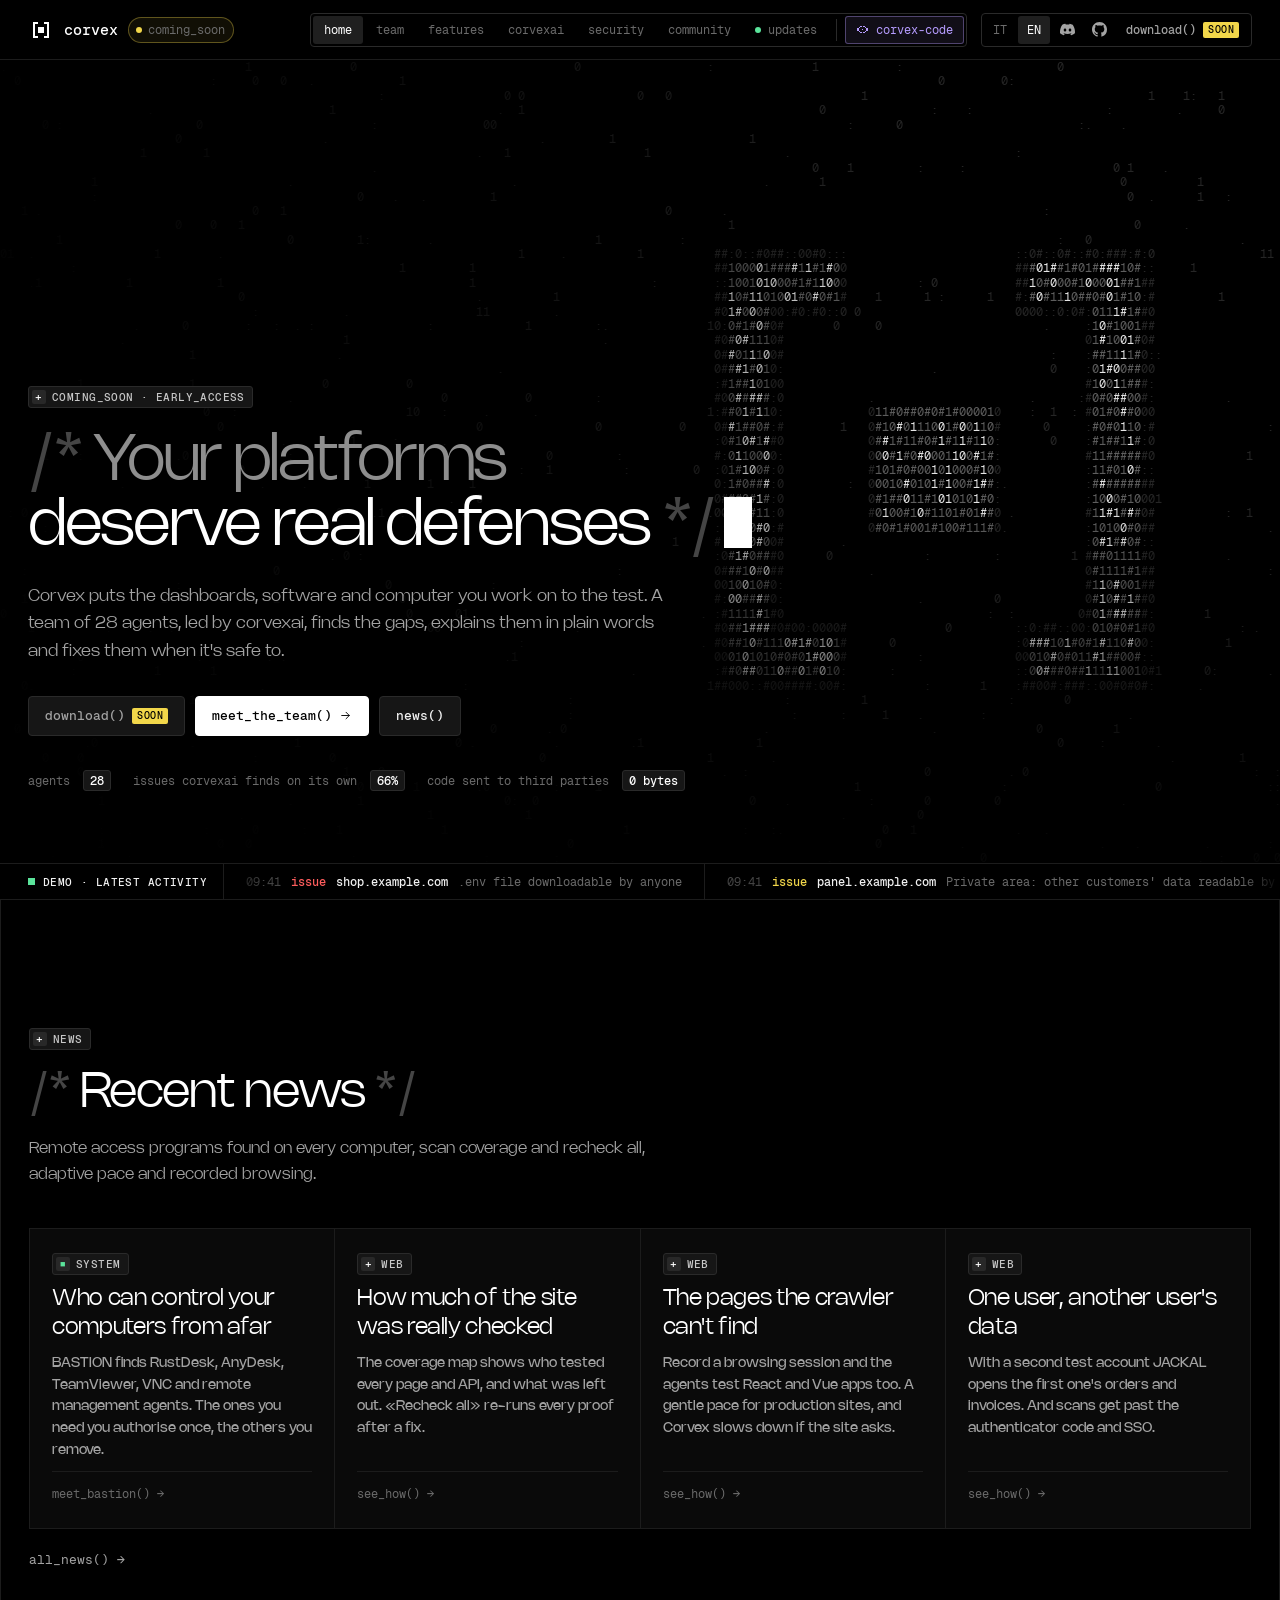
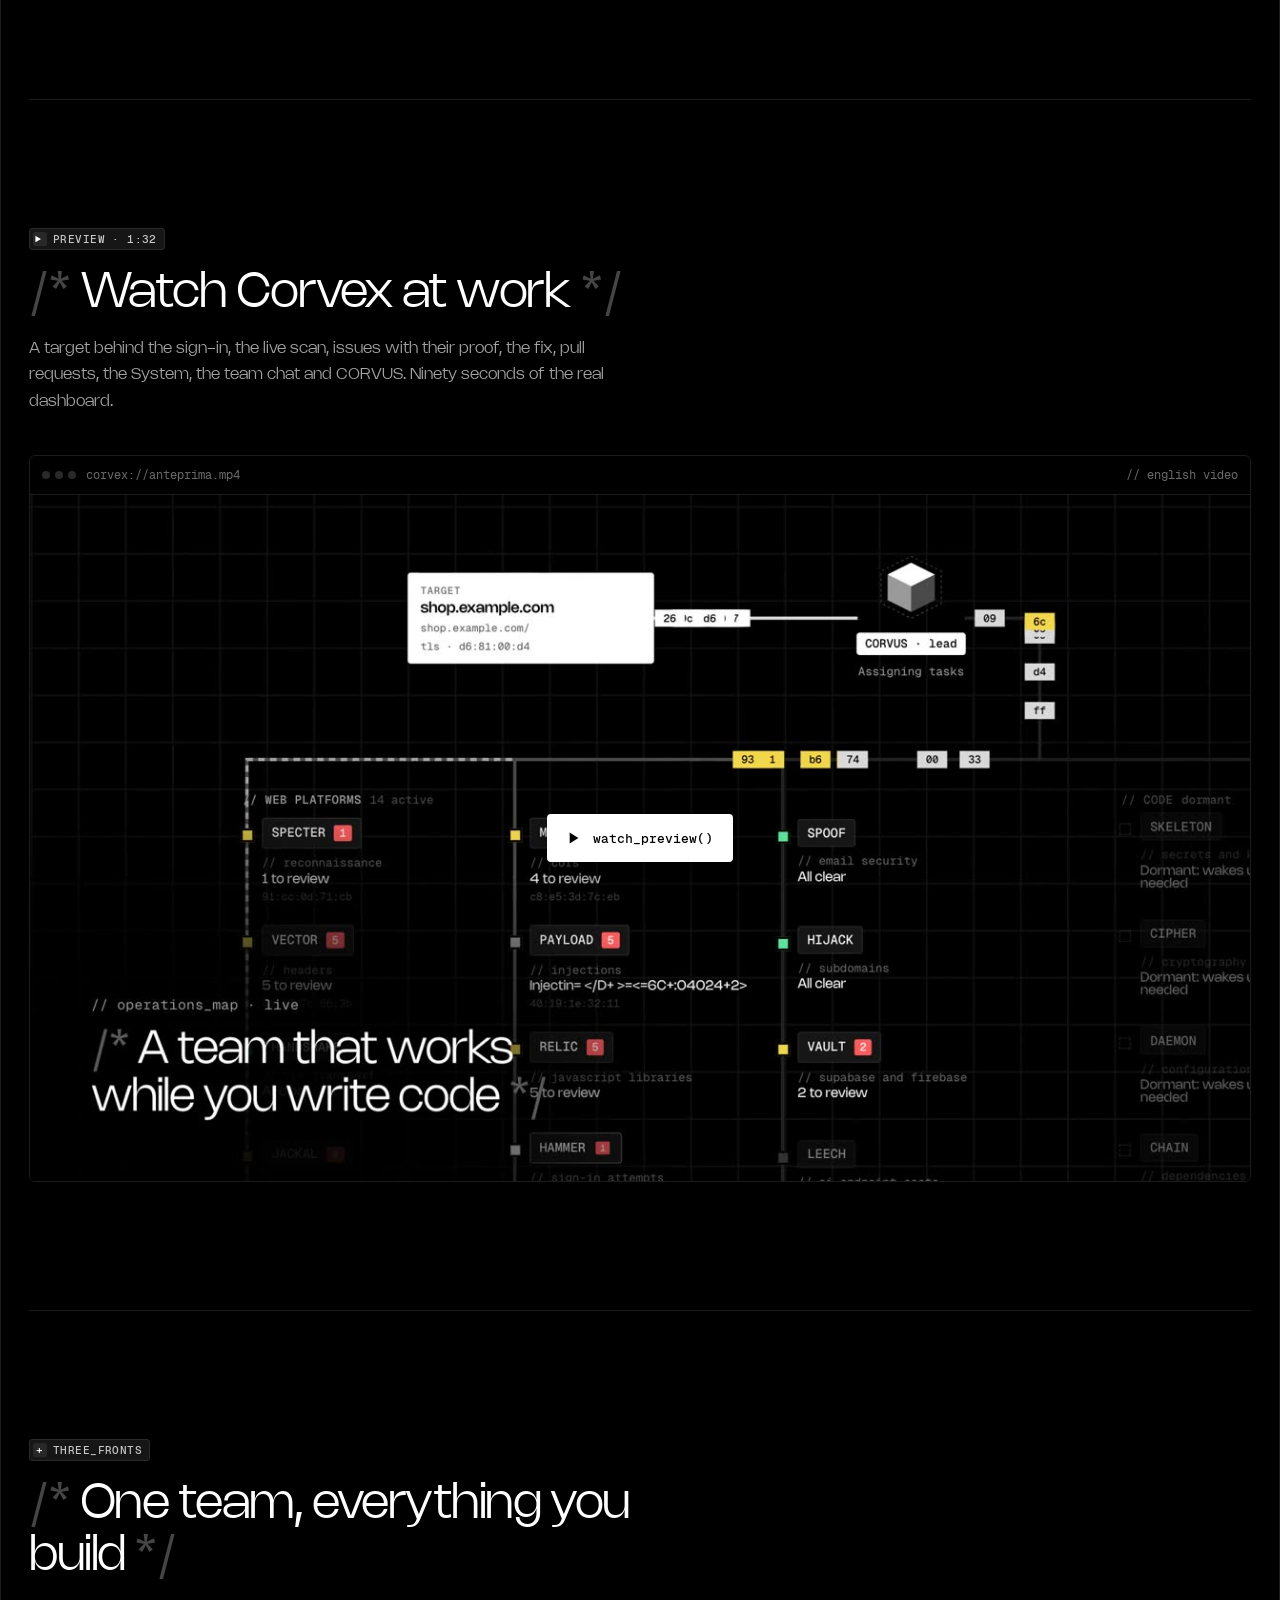
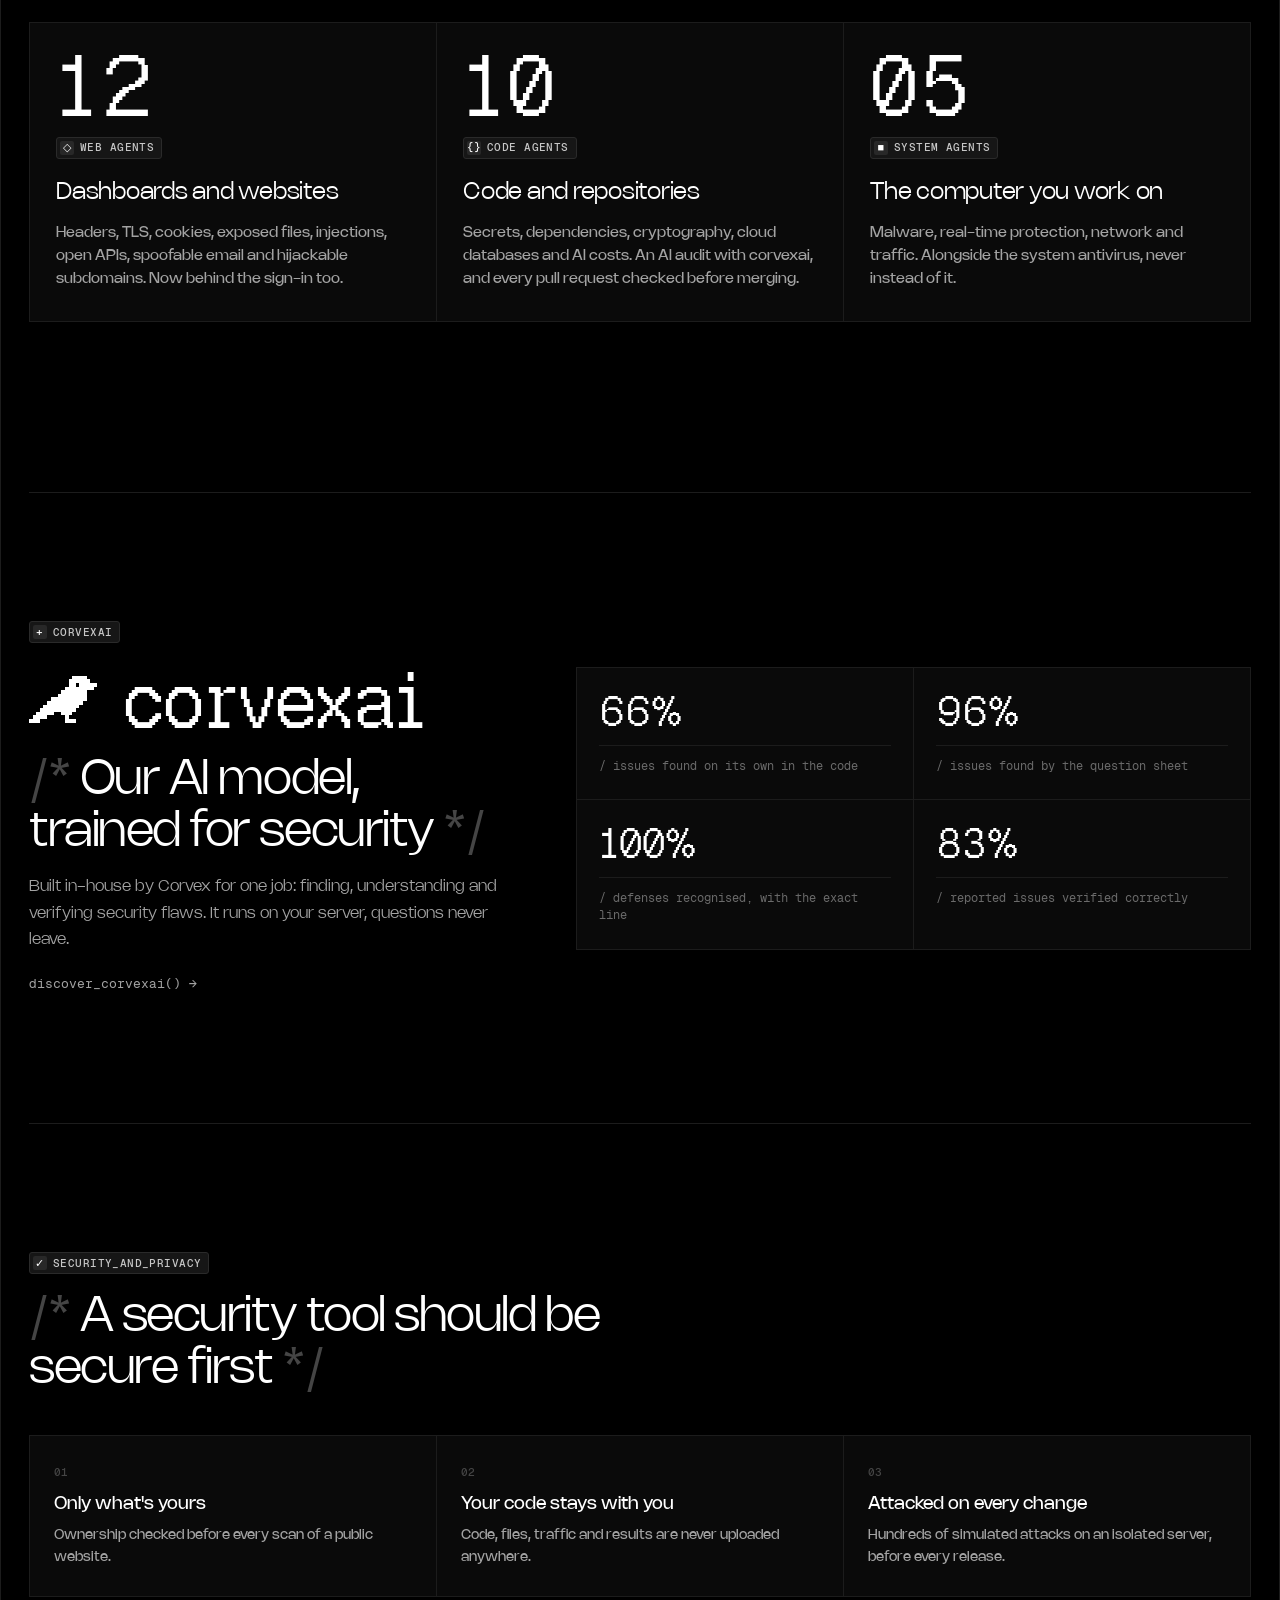
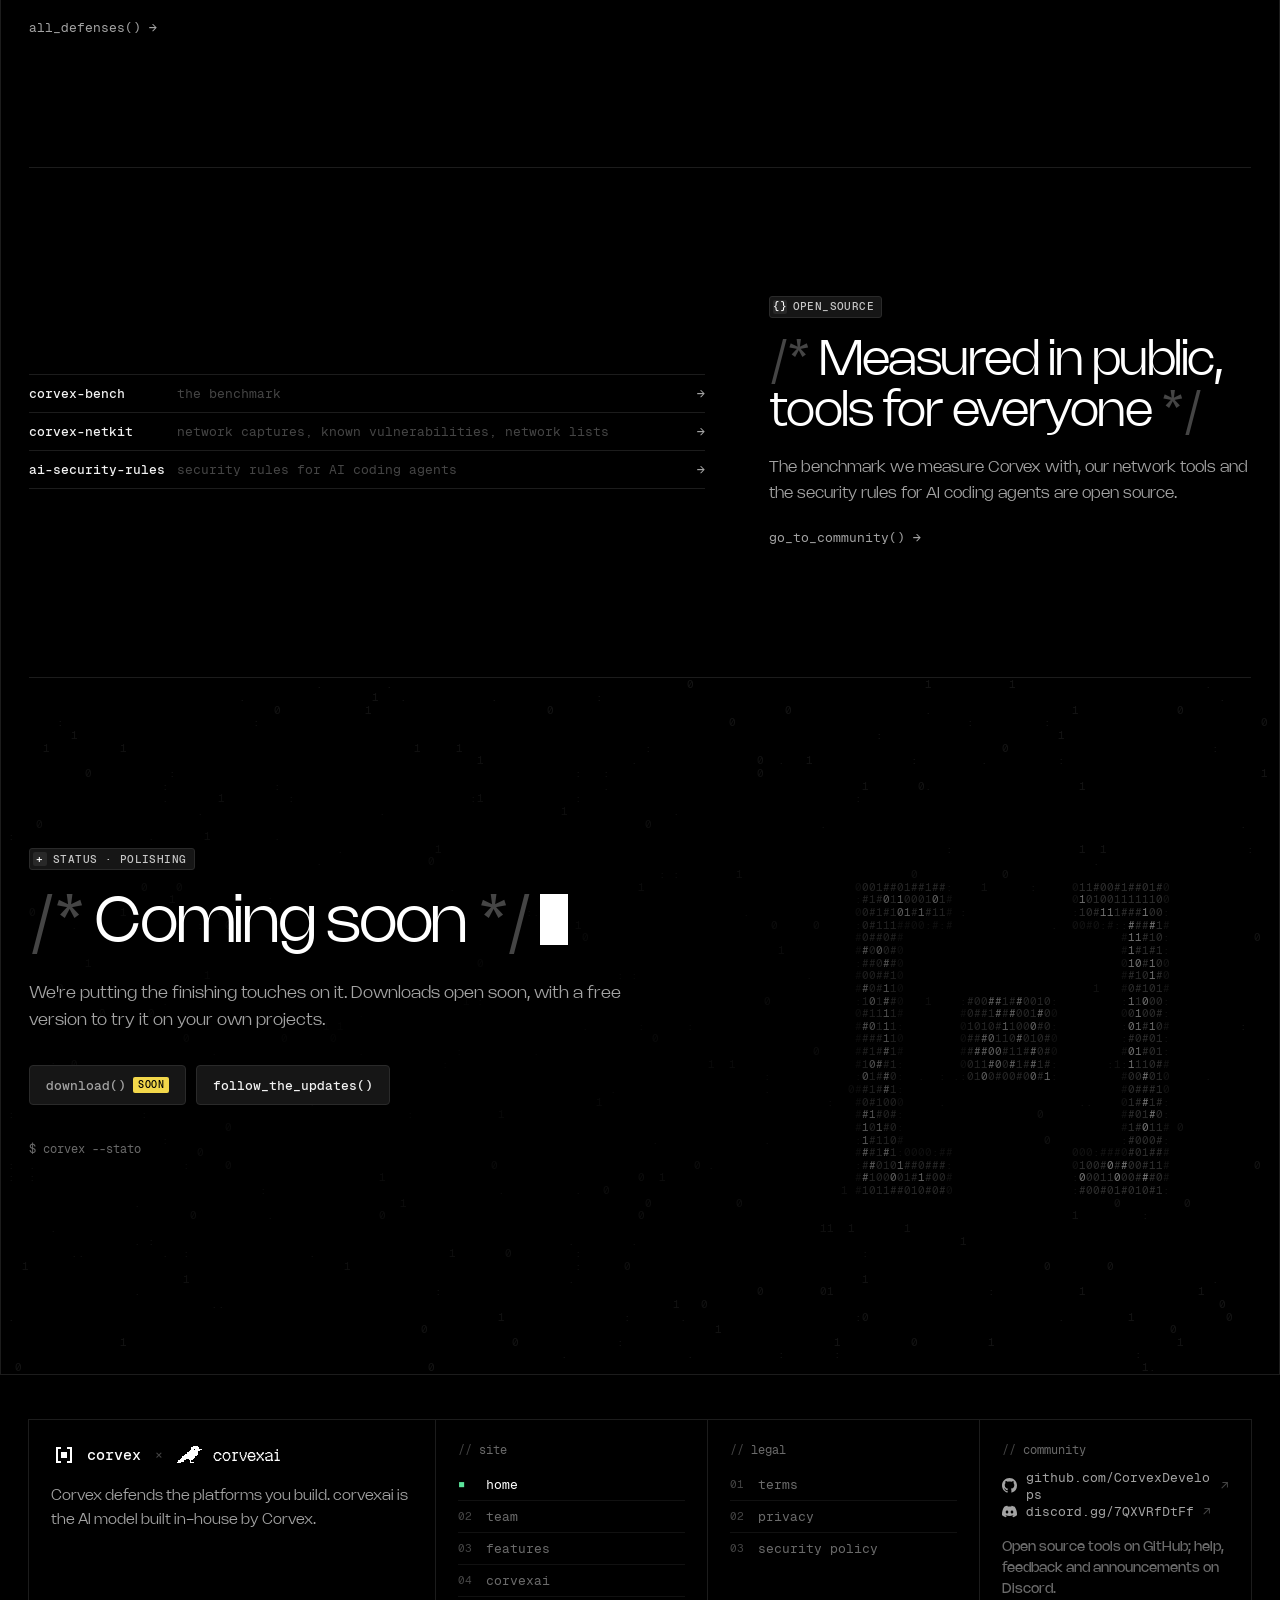
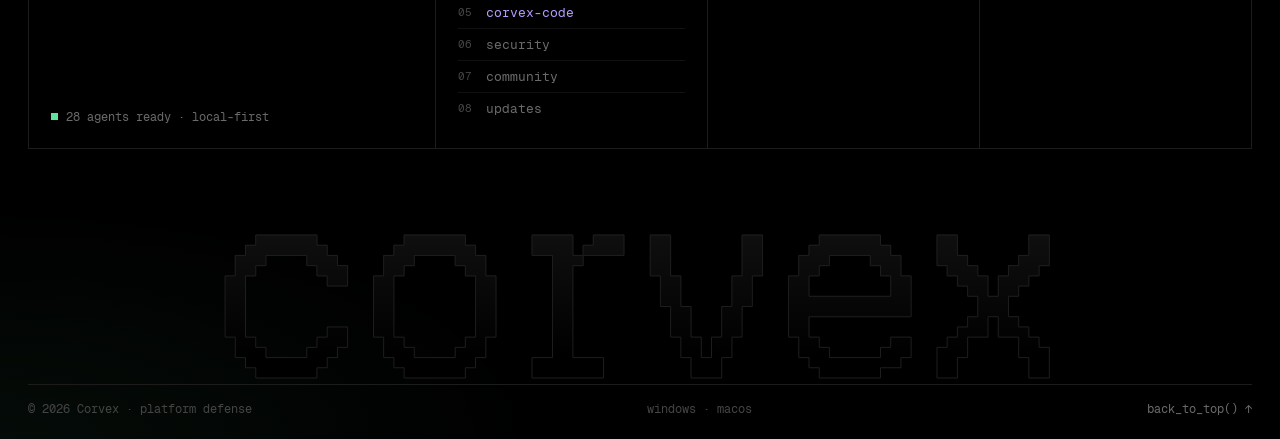
<file: index.html>
<!doctype html>
<html lang="en">
<head>
  <meta charset="utf-8">
  <meta name="viewport" content="width=device-width, initial-scale=1, viewport-fit=cover">
  <meta name="theme-color" content="#000000">
  <title data-en="Corvex · platform defense" data-it="Corvex · difesa delle piattaforme">Corvex · platform defense</title>
  <meta data-it-content="Corvex mette alla prova le tue dashboard, il tuo codice e il tuo computer. Una squadra di 28 agenti guidata da corvexai trova le falle, ti avvisa e le corregge." name="description" content="Corvex puts your dashboards, code and computer to the test. A team of 28 agents led by corvexai finds the gaps, alerts you and fixes them." data-en-content="Corvex puts your dashboards, code and computer to the test. A team of 28 agents led by corvexai finds the gaps, alerts you and fixes them.">
  <meta property="og:title" content="Corvex · difesa delle piattaforme">
  <meta property="og:description" content="Una squadra di agenti che mette alla prova le tue piattaforme, trova le falle e le corregge.">
  <meta property="og:type" content="website">
  <meta property="og:image" content="assets/og.png">
  <meta property="og:image:width" content="1280">
  <meta property="og:image:height" content="640">
  <meta name="twitter:card" content="summary_large_image">
  <meta http-equiv="Content-Security-Policy" content="default-src 'self'; script-src 'self'; style-src 'self' 'unsafe-inline'; img-src 'self' data:; font-src 'self'; media-src 'self'; connect-src 'none'; base-uri 'none'; form-action 'none'; object-src 'none'">
  <link rel="icon" href="assets/favicon.svg?v=3" type="image/svg+xml">
  <link rel="alternate icon" href="assets/favicon.ico?v=3" sizes="any">
  <link rel="apple-touch-icon" href="assets/apple-touch-icon.png?v=3">
  <link rel="preload" href="assets/fonts/Nohemi-Light.woff2" as="font" type="font/woff2" crossorigin>
  <link rel="preload" href="assets/fonts/GeistMono-Regular.woff2" as="font" type="font/woff2" crossorigin>
  <link rel="stylesheet" href="assets/corvex.css?v=41074c43fe">
  <link rel="stylesheet" href="sito.css?v=7431f39d85">
  <script defer src="assets/viste.js?v=2abf94fef3"></script>
  <script defer src="sito.js?v=bd48e72104"></script>
</head>
<body class="s-body" data-page="home" data-path="~">

<!-- header -->
<header class="s-top" id="top">
  <button class="s-mm" id="s-mm" type="button" aria-label="Menu" aria-controls="s-menu" aria-expanded="false"><span></span><span></span><span></span></button>
  <a class="s-brand" href="index.html" aria-label="Corvex"><img src="assets/logo.svg" alt=""><b>corvex</b><em class="s-pill"><i></i><span data-en="coming_soon" data-it="in_arrivo">coming_soon</span></em></a>
  <span class="search s-path" aria-hidden="true"><span class="lab"><span class="pr" data-en="guest@corvex" data-it="ospite@corvex">guest@corvex</span><span class="pw">~</span><span class="ps">$</span><span class="cur"></span></span></span>
  <nav class="s-nav" id="s-menu" aria-label="Sezioni">
    <span class="s-nav-h" aria-hidden="true"><span data-en="guest@corvex" data-it="ospite@corvex">guest@corvex</span><span class="g">:~$</span> ls <span data-en="sections/" data-it="sezioni/">sections/</span></span>
    <a href="index.html" data-page="home" class="on" aria-current="page">home</a>
    <a href="team.html" data-page="team">team</a>
    <a href="features.html" data-page="features" data-en="features" data-it="funzioni">features</a>
    <a href="corvexai.html" data-page="corvexai">corvexai</a>
    <a href="trust.html" data-page="trust" data-en="security" data-it="sicurezza">security</a>
    <a href="community.html" data-page="community">community</a>
    <a href="updates.html" data-page="updates"><i class="nw-dot" aria-hidden="true"></i>updates</a>
    <span class="s-nav-sep" aria-hidden="true"></span>
    <a href="corvex-code.html" class="s-nav-cc" data-page="code"><img src="assets/corvex-code-viola.svg" alt="">corvex-code</a>
    <div class="s-nav-f"><span class="s-nav-st"><i></i><span data-en="28 agents ready" data-it="28 agenti pronti">28 agents ready</span></span><span class="btn s-locked" aria-disabled="true">download()<em data-en="soon" data-it="presto">soon</em></span></div>
  </nav>
  <div class="s-top-r">
    <div class="seg s-lang" role="group" aria-label="Lingua"><button type="button" data-lang="it">IT</button><button type="button" data-lang="en">EN</button></div>
    <a class="s-icb" href="https://discord.gg/7QXVRfDtFf" target="_blank" rel="noopener noreferrer" aria-label="Discord"><svg viewBox="0 0 24 24" aria-hidden="true"><path fill="currentColor" d="M20.317 4.3698a19.7913 19.7913 0 00-4.8851-1.5152.0741.0741 0 00-.0785.0371c-.211.3753-.4447.8648-.6083 1.2495-1.8447-.2762-3.68-.2762-5.4868 0-.1636-.3933-.4058-.8742-.6177-1.2495a.077.077 0 00-.0785-.037 19.7363 19.7363 0 00-4.8852 1.515.0699.0699 0 00-.0321.0277C.5334 9.0458-.319 13.5799.0992 18.0578a.0824.0824 0 00.0312.0561c2.0528 1.5076 4.0413 2.4228 5.9929 3.0294a.0777.0777 0 00.0842-.0276c.4616-.6304.8731-1.2952 1.226-1.9942a.076.076 0 00-.0416-.1057c-.6528-.2476-1.2743-.5495-1.8722-.8923a.077.077 0 01-.0076-.1277c.1258-.0943.2517-.1923.3718-.2914a.0743.0743 0 01.0776-.0105c3.9278 1.7933 8.18 1.7933 12.0614 0a.0739.0739 0 01.0785.0095c.1202.099.246.1981.3728.2924a.077.077 0 01-.0066.1276 12.2986 12.2986 0 01-1.873.8914.0766.0766 0 00-.0407.1067c.3604.698.7719 1.3628 1.225 1.9932a.076.076 0 00.0842.0286c1.961-.6067 3.9495-1.5219 6.0023-3.0294a.077.077 0 00.0313-.0552c.5004-5.177-.8382-9.6739-3.5485-13.6604a.061.061 0 00-.0312-.0286zM8.02 15.3312c-1.1825 0-2.1569-1.0857-2.1569-2.419 0-1.3332.9555-2.4189 2.157-2.4189 1.2108 0 2.1757 1.0952 2.1568 2.419 0 1.3332-.9555 2.4189-2.1569 2.4189zm7.9748 0c-1.1825 0-2.1569-1.0857-2.1569-2.419 0-1.3332.9554-2.4189 2.1569-2.4189 1.2108 0 2.1757 1.0952 2.1568 2.419 0 1.3332-.946 2.4189-2.1568 2.4189Z"/></svg></a>
    <a class="s-icb" href="https://github.com/CorvexDevelops" target="_blank" rel="noopener noreferrer" aria-label="GitHub"><svg viewBox="0 0 16 16" aria-hidden="true"><path fill="currentColor" d="M8 0C3.58 0 0 3.58 0 8c0 3.54 2.29 6.53 5.47 7.59.4.07.55-.17.55-.38 0-.19-.01-.82-.01-1.49-2.01.37-2.53-.49-2.69-.94-.09-.23-.48-.94-.82-1.13-.28-.15-.68-.52-.01-.53.63-.01 1.08.58 1.23.82.72 1.21 1.87.87 2.33.66.07-.52.28-.87.51-1.07-1.78-.2-3.64-.89-3.64-3.95 0-.87.31-1.59.82-2.15-.08-.2-.36-1.02.08-2.12 0 0 .67-.21 2.2.82.64-.18 1.32-.27 2-.27.68 0 1.36.09 2 .27 1.53-1.04 2.2-.82 2.2-.82.44 1.1.16 1.92.08 2.12.51.56.82 1.27.82 2.15 0 3.07-1.87 3.75-3.65 3.95.29.25.54.73.54 1.48 0 1.07-.01 1.93-.01 2.2 0 .21.15.46.55.38A8.013 8.013 0 0016 8c0-4.42-3.58-8-8-8z"/></svg></a>
    <span class="btn s-locked s-dl" aria-disabled="true">download()<em data-en="soon" data-it="presto">soon</em></span>
  </div>
</header>
<!-- /header -->

<!-- ============================================================ hero -->
<section class="s-hero">
  <pre class="ascii s-hero-bg" id="hero-ascii" aria-hidden="true"></pre>
  <div class="s-hero-in">
    <span class="label s-rv"><i>+</i><span data-en="coming_soon · early_access" data-it="in_arrivo · accesso_anticipato">coming_soon · early_access</span></span>
    <h1 class="cm s-h1 s-rv"><span class="g">/*</span>&nbsp;<span class="d" data-en="Your platforms" data-it="Le tue piattaforme">Your platforms</span><br><span data-en="deserve real defenses" data-it="meritano difese vere">deserve real defenses</span>&nbsp;<span class="s-close"><span class="g">*/</span><span class="s-caret"></span></span></h1>
    <p class="s-sub s-rv" data-en="Corvex puts the dashboards, software and computer you work on to the test. A team of 28 agents, led by corvexai, finds the gaps, explains them in plain words and fixes them when it's safe to." data-it="Corvex mette alla prova le dashboard, i software e il computer su cui lavori. Una squadra di 28 agenti, guidata da corvexai, trova le falle, le spiega in parole semplici e le corregge quando è sicuro farlo.">Corvex puts the dashboards, software and computer you work on to the test. A team of 28 agents, led by corvexai, finds the gaps, explains them in plain words and fixes them when it's safe to.</p>
    <div class="s-acts s-rv">
      <span class="btn s-locked" aria-disabled="true">download()<em data-en="soon" data-it="presto">soon</em></span>
      <a class="btn primary" href="team.html"><span data-en="meet_the_team()" data-it="conosci_la_squadra()">meet_the_team()</span> <svg viewBox="0 0 24 24" fill="none" stroke="currentColor" stroke-width="1.7" stroke-linecap="round" stroke-linejoin="round" class="arr"><path d="M5 12h14M13 6l6 6-6 6"/></svg></a>
      <a class="btn" href="updates.html"><span data-en="news()" data-it="notizie()">news()</span></a>
    </div>
    <div class="s-stats s-rv">
      <span><span data-en="agents" data-it="agenti">agents</span> <b class="v" data-count="28">28</b></span>
      <span><span data-en="issues corvexai finds on its own" data-it="falle che corvexai trova da solo">issues corvexai finds on its own</span> <b class="v">66%</b></span>
      <span><span data-en="code sent to third parties" data-it="codice inviato a terzi">code sent to third parties</span> <b class="v" data-en="0 bytes" data-it="0 byte">0 bytes</b></span>
    </div>
  </div>
</section>

<div class="s-ticker" aria-hidden="true"><div class="s-tk-head"><i></i><span>demo</span><span class="x" data-en="· latest activity" data-it="· ultime attività">· latest activity</span></div><div class="s-tk-run"><div class="s-tk-track" id="tk"></div></div></div>

<main class="s-main">

<!-- ============================================================ novità -->
<section class="s-sec" id="novita">
  <div class="s-head s-rv"><span class="label"><i>+</i><span data-en="news" data-it="notizie">news</span></span>
    <h2 class="cm"><span class="g">/*</span>&nbsp;<span data-en="Recent news" data-it="Notizie recenti">Recent news</span>&nbsp;<span class="g">*/</span></h2>
    <p class="s-lead" data-en="Remote access programs found on every computer, scan coverage and recheck all, adaptive pace and recorded browsing." data-it="Programmi di accesso remoto trovati su ogni computer, copertura delle scansioni e ricontrollo in un clic, ritmo adattivo e navigazione registrata.">Remote access programs found on every computer, scan coverage and recheck all, adaptive pace and recorded browsing.</p></div>
  <div class="s-new">
    <a class="s-rv" href="team.html"><span class="k" data-en="system" data-it="sistema">system</span><h3 data-en="Who can control your computers from afar" data-it="Chi può controllare i computer da lontano">Who can control your computers from afar</h3><p data-en="BASTION finds RustDesk, AnyDesk, TeamViewer, VNC and remote management agents. The ones you need you authorise once, the others you remove." data-it="BASTION trova RustDesk, AnyDesk, TeamViewer, VNC e gli agenti di gestione remota. Quelli che servono li autorizzi una volta, gli altri li togli.">BASTION finds RustDesk, AnyDesk, TeamViewer, VNC and remote management agents. The ones you need you authorise once, the others you remove.</p><span class="go" data-en="meet_bastion() →" data-it="conosci_bastion() →">meet_bastion() →</span></a>
    <a class="s-rv" href="features.html#accesso"><span class="k" data-en="web" data-it="web">web</span><h3 data-en="How much of the site was really checked" data-it="Quanto del sito è stato davvero controllato">How much of the site was really checked</h3><p data-en="The coverage map shows who tested every page and API, and what was left out. «Recheck all» re-runs every proof after a fix." data-it="La mappa della copertura dice chi ha provato ogni pagina e API, e cosa è rimasto fuori. «Ricontrolla tutte» rifà ogni prova dopo una correzione.">The coverage map shows who tested every page and API, and what was left out. «Recheck all» re-runs every proof after a fix.</p><span class="go" data-en="see_how() →" data-it="guarda_come() →">see_how() →</span></a>
    <a class="s-rv" href="features.html#accesso"><span class="k" data-en="web" data-it="web">web</span><h3 data-en="The pages the crawler can't find" data-it="Le pagine che il crawler non trova">The pages the crawler can't find</h3><p data-en="Record a browsing session and the agents test React and Vue apps too. A gentle pace for production sites, and Corvex slows down if the site asks." data-it="Registra una navigazione e gli agenti provano anche le app React e Vue. Un ritmo delicato per i siti in produzione, e Corvex rallenta se il sito lo chiede.">Record a browsing session and the agents test React and Vue apps too. A gentle pace for production sites, and Corvex slows down if the site asks.</p><span class="go" data-en="see_how() →" data-it="guarda_come() →">see_how() →</span></a>
    <a class="s-rv" href="features.html#accesso"><span class="k" data-en="web" data-it="web">web</span><h3 data-en="One user, another user's data" data-it="Un utente, i dati di un altro">One user, another user's data</h3><p data-en="With a second test account JACKAL opens the first one's orders and invoices. And scans get past the authenticator code and SSO." data-it="Con un secondo account di prova JACKAL apre ordini e fatture del primo. E le scansioni superano il codice dell&#x27;authenticator e l&#x27;SSO.">With a second test account JACKAL opens the first one's orders and invoices. And scans get past the authenticator code and SSO.</p><span class="go" data-en="see_how() →" data-it="guarda_come() →">see_how() →</span></a>
  </div>
  <a class="s-more-l s-rv" href="updates.html" data-en="all_news() →" data-it="tutte_le_notizie() →">all_news() →</a>
</section>

<!-- ============================================================ anteprima video -->
<section class="s-sec s-vid" id="anteprima">
  <div class="s-head s-rv"><span class="label"><i>▶</i><span data-en="preview · 1:32" data-it="anteprima · 1:32">preview · 1:32</span></span>
    <h2 class="cm"><span class="g">/*</span>&nbsp;<span data-en="Watch Corvex at work" data-it="Guarda Corvex al lavoro">Watch Corvex at work</span>&nbsp;<span class="g">*/</span></h2>
    <p class="s-lead" data-en="A target behind the sign-in, the live scan, issues with their proof, the fix, pull requests, the System, the team chat and CORVUS. Ninety seconds of the real dashboard." data-it="Un bersaglio dietro il login, la scansione dal vivo, le falle con la loro prova, la correzione, le pull request, il Sistema, la chat del team e CORVUS. Novanta secondi dalla dashboard vera.">A target behind the sign-in, the live scan, issues with their proof, the fix, pull requests, the System, the team chat and CORVUS. Ninety seconds of the real dashboard.</p></div>
  <div class="s-video s-rv">
    <div class="term-h"><span class="dots"><i></i><i></i><i></i></span>corvex://anteprima.mp4<span class="r"><span class="s-vlang" data-en="// english video" data-it="// video in inglese">// english video</span></span></div>
    <div class="s-vbox">
      <video id="vid" muted playsinline loop preload="none" poster="assets/corvex-preview.jpg?v=7"><source src="assets/corvex-preview.mp4?v=7" type="video/mp4"></video>
      <button class="s-vplay" id="vid-play" type="button"><svg viewBox="0 0 24 24" aria-hidden="true"><path d="M8 5.5v13l10.5-6.5z" fill="currentColor"/></svg><span id="vid-play-t">guarda_anteprima()</span></button>
      <button class="btn sm s-vsnd" id="vid-snd" type="button" hidden></button>
    </div>
  </div>
</section>

<!-- ============================================================ tre fronti -->
<section class="s-sec" id="fronti">
  <div class="s-head s-rv"><span class="label"><i>+</i><span data-en="three_fronts" data-it="tre_fronti">three_fronts</span></span>
    <h2 class="cm"><span class="g">/*</span>&nbsp;<span data-en="One team, everything you build" data-it="Una sola squadra, tutto ciò che costruisci">One team, everything you build</span>&nbsp;<span class="g">*/</span></h2></div>
  <div class="s-three">
    <article class="s-card s-rv"><span class="px s-n">12</span><span class="label"><i>◇</i><span data-en="web agents" data-it="agenti web">web agents</span></span>
      <h3 data-en="Dashboards and websites" data-it="Dashboard e siti">Dashboards and websites</h3>
      <p data-en="Headers, TLS, cookies, exposed files, injections, open APIs, spoofable email and hijackable subdomains. Now behind the sign-in too." data-it="Intestazioni, TLS, cookie, file esposti, iniezioni, API aperte, email falsificabili e sottodomini dirottabili. Ora anche dietro il login.">Headers, TLS, cookies, exposed files, injections, open APIs, spoofable email and hijackable subdomains. Now behind the sign-in too.</p></article>
    <article class="s-card s-rv"><span class="px s-n">10</span><span class="label"><i>{}</i><span data-en="code agents" data-it="agenti codice">code agents</span></span>
      <h3 data-en="Code and repositories" data-it="Codice e repository">Code and repositories</h3>
      <p data-en="Secrets, dependencies, cryptography, cloud databases and AI costs. An AI audit with corvexai, and every pull request checked before merging." data-it="Segreti, dipendenze, crittografia, database cloud e costi AI. Un audit AI con corvexai e ogni pull request controllata prima del merge.">Secrets, dependencies, cryptography, cloud databases and AI costs. An AI audit with corvexai, and every pull request checked before merging.</p></article>
    <article class="s-card s-rv"><span class="px s-n">05</span><span class="label"><i>■</i><span data-en="system agents" data-it="agenti sistema">system agents</span></span>
      <h3 data-en="The computer you work on" data-it="Il computer su cui lavori">The computer you work on</h3>
      <p data-en="Malware, real-time protection, network and traffic. Alongside the system antivirus, never instead of it." data-it="Malware, protezione in tempo reale, rete e traffico. Accanto all&#x27;antivirus del sistema, mai al suo posto.">Malware, real-time protection, network and traffic. Alongside the system antivirus, never instead of it.</p></article>
  </div>
  <a class="s-more-l s-rv" href="team.html" data-en="all_28_agents() →" data-it="tutti_i_28_agenti() →">all_28_agents() →</a>
</section>

<!-- ============================================================ corvexai -->
<section class="s-sec s-split">
  <div class="s-head s-rv"><span class="label"><i>+</i>corvexai</span>
    <div class="s-ai-wm"><img src="assets/corvus.svg" alt=""><b>corvexai</b></div>
    <h2 class="cm"><span class="g">/*</span>&nbsp;<span data-en="Our AI model, trained for security" data-it="Il nostro modello AI, addestrato per la sicurezza">Our AI model, trained for security</span>&nbsp;<span class="g">*/</span></h2>
    <p class="s-lead" data-en="Built in-house by Corvex for one job: finding, understanding and verifying security flaws. It runs on your server, questions never leave." data-it="Sviluppato da Corvex per un solo mestiere: trovare, capire e verificare le falle di sicurezza. Gira sul tuo server, le domande non escono.">Built in-house by Corvex for one job: finding, understanding and verifying security flaws. It runs on your server, questions never leave.</p>
    <a class="s-more-l" href="corvexai.html" data-en="discover_corvexai() →" data-it="scopri_corvexai() →">discover_corvexai() →</a></div>
  <div class="s-tiles s-rv" style="grid-template-columns:repeat(2,minmax(0,1fr))">
    <div><span class="big">66%</span><span class="k" data-en="/ issues found on its own in the code" data-it="/ falle trovate da solo nel codice">/ issues found on its own in the code</span></div>
    <div><span class="big">96%</span><span class="k" data-en="/ issues found by the question sheet" data-it="/ falle trovate dalla scheda di domande">/ issues found by the question sheet</span></div>
    <div><span class="big">100%</span><span class="k" data-en="/ defenses recognised, with the exact line" data-it="/ difese riconosciute, con la riga esatta">/ defenses recognised, with the exact line</span></div>
    <div><span class="big">83%</span><span class="k" data-en="/ reported issues verified correctly" data-it="/ falle segnalate verificate correttamente">/ reported issues verified correctly</span></div>
  </div>
</section>

<!-- ============================================================ sicurezza -->
<section class="s-sec" id="privacy">
  <div class="s-head s-rv"><span class="label"><i>✓</i><span data-en="security_and_privacy" data-it="sicurezza_e_privacy">security_and_privacy</span></span>
    <h2 class="cm"><span class="g">/*</span>&nbsp;<span data-en="A security tool should be secure first" data-it="Uno strumento di sicurezza deve esserlo per primo">A security tool should be secure first</span>&nbsp;<span class="g">*/</span></h2></div>
  <div class="s-pol">
    <div class="s-rv"><span class="k">01</span><h4 data-en="Only what's yours" data-it="Solo ciò che è tuo">Only what's yours</h4><p data-en="Ownership checked before every scan of a public website." data-it="Possesso verificato prima di ogni scansione di un sito pubblico.">Ownership checked before every scan of a public website.</p></div>
    <div class="s-rv"><span class="k">02</span><h4 data-en="Your code stays with you" data-it="Il codice resta da te">Your code stays with you</h4><p data-en="Code, files, traffic and results are never uploaded anywhere." data-it="Codice, file, traffico e risultati non vengono mai caricati altrove.">Code, files, traffic and results are never uploaded anywhere.</p></div>
    <div class="s-rv"><span class="k">03</span><h4 data-en="Attacked on every change" data-it="Attaccato a ogni modifica">Attacked on every change</h4><p data-en="Hundreds of simulated attacks on an isolated server, before every release." data-it="Centinaia di attacchi simulati su un server isolato, prima di ogni rilascio.">Hundreds of simulated attacks on an isolated server, before every release.</p></div>
  </div>
  <a class="s-more-l s-rv" href="trust.html" data-en="all_defenses() →" data-it="tutte_le_difese() →">all_defenses() →</a>
</section>

<!-- ============================================================ community -->
<section class="s-sec s-split s-rev">
  <div class="s-head s-rv"><span class="label"><i>{}</i>open_source</span>
    <h2 class="cm"><span class="g">/*</span>&nbsp;<span data-en="Measured in public, tools for everyone" data-it="Misurato in pubblico, strumenti per tutti">Measured in public, tools for everyone</span>&nbsp;<span class="g">*/</span></h2>
    <p class="s-lead" data-en="The benchmark we measure Corvex with, our network tools and the security rules for AI coding agents are open source." data-it="Il banco di prova con cui misuriamo Corvex, i nostri strumenti di rete e le regole di sicurezza per gli agenti AI sono open source.">The benchmark we measure Corvex with, our network tools and the security rules for AI coding agents are open source.</p>
    <a class="s-more-l" href="community.html" data-en="go_to_community() →" data-it="vai_alla_community() →">go_to_community() →</a></div>
  <div class="s-repos s-rv">
    <a class="s-gh mono" href="https://github.com/CorvexDevelops/corvex-bench" target="_blank" rel="noopener noreferrer"><b>corvex-bench</b><em data-en="the benchmark" data-it="il banco di prova">the benchmark</em><i>→</i></a>
    <a class="s-gh mono" href="https://github.com/CorvexDevelops/corvex-netkit" target="_blank" rel="noopener noreferrer"><b>corvex-netkit</b><em data-en="network captures, known vulnerabilities, network lists" data-it="catture di rete, vulnerabilità note, liste di reti">network captures, known vulnerabilities, network lists</em><i>→</i></a>
    <a class="s-gh mono" href="https://github.com/CorvexDevelops/ai-security-rules" target="_blank" rel="noopener noreferrer"><b>ai-security-rules</b><em data-en="security rules for AI coding agents" data-it="regole di sicurezza per gli agenti AI">security rules for AI coding agents</em><i>→</i></a>
  </div>
</section>

<!-- ============================================================ in arrivo -->
<section class="s-end" id="arrivo">
  <pre class="ascii s-end-bg" id="end-ascii" aria-hidden="true"></pre>
  <div class="s-end-in s-rv">
    <span class="label"><i>+</i><span data-en="status · polishing" data-it="stato · in_rifinitura">status · polishing</span></span>
    <h2 class="cm s-h1"><span class="g">/*</span>&nbsp;<span data-en="Coming soon" data-it="In arrivo">Coming soon</span>&nbsp;<span class="s-close"><span class="g">*/</span><span class="s-caret"></span></span></h2>
    <p class="s-sub" data-en="We're putting the finishing touches on it. Downloads open soon, with a free version to try it on your own projects." data-it="Stiamo rifinendo gli ultimi dettagli. Il download apre a breve, con una versione gratuita per provarlo sui tuoi progetti.">We're putting the finishing touches on it. Downloads open soon, with a free version to try it on your own projects.</p>
    <div class="s-acts">
      <span class="btn s-locked" aria-disabled="true">download()<em data-en="soon" data-it="presto">soon</em></span>
      <a class="btn" href="updates.html"><span data-en="follow_the_updates()" data-it="segui_gli_updates()">follow_the_updates()</span></a>
    </div>
    <div class="s-boot mono" id="boot" aria-hidden="true"></div>
  </div>
</section>

</main>

<!-- footer -->
<footer class="s-foot2">
  <div class="s-f-grid">
    <div class="s-f-cell s-f-main">
      <div class="s-f-brands">
        <a class="s-brand" href="index.html" aria-label="Corvex"><img src="assets/logo.svg" alt=""><b>corvex</b></a>
        <span class="s-f-x" aria-hidden="true">×</span>
        <a class="s-brand s-f-ai" href="corvexai.html" aria-label="corvexai"><img src="assets/corvus.svg" alt=""><b>corvexai</b></a>
      </div>
      <p class="s-f-claim" data-en="Corvex defends the platforms you build. corvexai is the AI model built in-house by Corvex." data-it="Corvex difende le piattaforme che costruisci. corvexai è il modello AI sviluppato da Corvex.">Corvex defends the platforms you build. corvexai is the AI model built in-house by Corvex.</p>
      <span class="s-nav-st"><i></i><span data-en="28 agents ready · local-first" data-it="28 agenti pronti · tutto in locale">28 agents ready · local-first</span></span>
    </div>
    <div class="s-f-cell"><h4><span class="g">//</span> <span data-en="site" data-it="sito">site</span></h4>
      <nav class="s-foot-nav s-f-list">
        <a href="index.html" data-page="home" class="on" aria-current="page">home</a><a href="team.html" data-page="team">team</a><a href="features.html" data-page="features" data-en="features" data-it="funzioni">features</a>
        <a href="corvexai.html" data-page="corvexai">corvexai</a><a href="corvex-code.html" class="s-f-cc" data-page="code">corvex-code</a><a href="trust.html" data-page="trust" data-en="security" data-it="sicurezza">security</a><a href="community.html" data-page="community">community</a><a href="updates.html" data-page="updates">updates</a>
      </nav></div>
    <div class="s-f-cell"><h4><span class="g">//</span> <span data-en="legal" data-it="legale">legal</span></h4>
      <nav class="s-foot-nav s-f-list"><a href="legal/terms.html" data-en="terms" data-it="termini">terms</a><a href="legal/privacy.html">privacy</a><a href="legal/security.html" data-en="security policy" data-it="politica di sicurezza">security policy</a></nav></div>
    <div class="s-f-cell"><h4><span class="g">//</span> community</h4>
      <a class="s-gh" href="https://github.com/CorvexDevelops" target="_blank" rel="noopener noreferrer"><svg viewBox="0 0 16 16" aria-hidden="true"><path fill="currentColor" d="M8 0C3.58 0 0 3.58 0 8c0 3.54 2.29 6.53 5.47 7.59.4.07.55-.17.55-.38 0-.19-.01-.82-.01-1.49-2.01.37-2.53-.49-2.69-.94-.09-.23-.48-.94-.82-1.13-.28-.15-.68-.52-.01-.53.63-.01 1.08.58 1.23.82.72 1.21 1.87.87 2.33.66.07-.52.28-.87.51-1.07-1.78-.2-3.64-.89-3.64-3.95 0-.87.31-1.59.82-2.15-.08-.2-.36-1.02.08-2.12 0 0 .67-.21 2.2.82.64-.18 1.32-.27 2-.27.68 0 1.36.09 2 .27 1.53-1.04 2.2-.82 2.2-.82.44 1.1.16 1.92.08 2.12.51.56.82 1.27.82 2.15 0 3.07-1.87 3.75-3.65 3.95.29.25.54.73.54 1.48 0 1.07-.01 1.93-.01 2.2 0 .21.15.46.55.38A8.013 8.013 0 0016 8c0-4.42-3.58-8-8-8z"/></svg><span>github.com/CorvexDevelops</span><em aria-hidden="true">↗</em></a>
      <a class="s-gh" href="https://discord.gg/7QXVRfDtFf" target="_blank" rel="noopener noreferrer"><svg viewBox="0 0 24 24" aria-hidden="true"><path fill="currentColor" d="M20.317 4.3698a19.7913 19.7913 0 00-4.8851-1.5152.0741.0741 0 00-.0785.0371c-.211.3753-.4447.8648-.6083 1.2495-1.8447-.2762-3.68-.2762-5.4868 0-.1636-.3933-.4058-.8742-.6177-1.2495a.077.077 0 00-.0785-.037 19.7363 19.7363 0 00-4.8852 1.515.0699.0699 0 00-.0321.0277C.5334 9.0458-.319 13.5799.0992 18.0578a.0824.0824 0 00.0312.0561c2.0528 1.5076 4.0413 2.4228 5.9929 3.0294a.0777.0777 0 00.0842-.0276c.4616-.6304.8731-1.2952 1.226-1.9942a.076.076 0 00-.0416-.1057c-.6528-.2476-1.2743-.5495-1.8722-.8923a.077.077 0 01-.0076-.1277c.1258-.0943.2517-.1923.3718-.2914a.0743.0743 0 01.0776-.0105c3.9278 1.7933 8.18 1.7933 12.0614 0a.0739.0739 0 01.0785.0095c.1202.099.246.1981.3728.2924a.077.077 0 01-.0066.1276 12.2986 12.2986 0 01-1.873.8914.0766.0766 0 00-.0407.1067c.3604.698.7719 1.3628 1.225 1.9932a.076.076 0 00.0842.0286c1.961-.6067 3.9495-1.5219 6.0023-3.0294a.077.077 0 00.0313-.0552c.5004-5.177-.8382-9.6739-3.5485-13.6604a.061.061 0 00-.0312-.0286zM8.02 15.3312c-1.1825 0-2.1569-1.0857-2.1569-2.419 0-1.3332.9555-2.4189 2.157-2.4189 1.2108 0 2.1757 1.0952 2.1568 2.419 0 1.3332-.9555 2.4189-2.1569 2.4189zm7.9748 0c-1.1825 0-2.1569-1.0857-2.1569-2.419 0-1.3332.9554-2.4189 2.1569-2.4189 1.2108 0 2.1757 1.0952 2.1568 2.419 0 1.3332-.946 2.4189-2.1568 2.4189Z"/></svg><span>discord.gg/7QXVRfDtFf</span><em aria-hidden="true">↗</em></a>
      <p class="s-f-note" data-en="Open source tools on GitHub; help, feedback and announcements on Discord." data-it="Strumenti open source su GitHub; aiuto, feedback e annunci su Discord.">Open source tools on GitHub; help, feedback and announcements on Discord.</p></div>
  </div>
  <div class="s-f-word" aria-hidden="true">corvex</div>
  <div class="s-f-bot"><span data-en="© 2026 Corvex · platform defense" data-it="© 2026 Corvex · difesa delle piattaforme">© 2026 Corvex · platform defense</span><span>windows · macos</span><a class="s-f-up" href="#top" data-en="back_to_top() ↑" data-it="torna_su() ↑">back_to_top() ↑</a></div>
</footer>
<!-- /footer -->

</body>
</html>
</file>
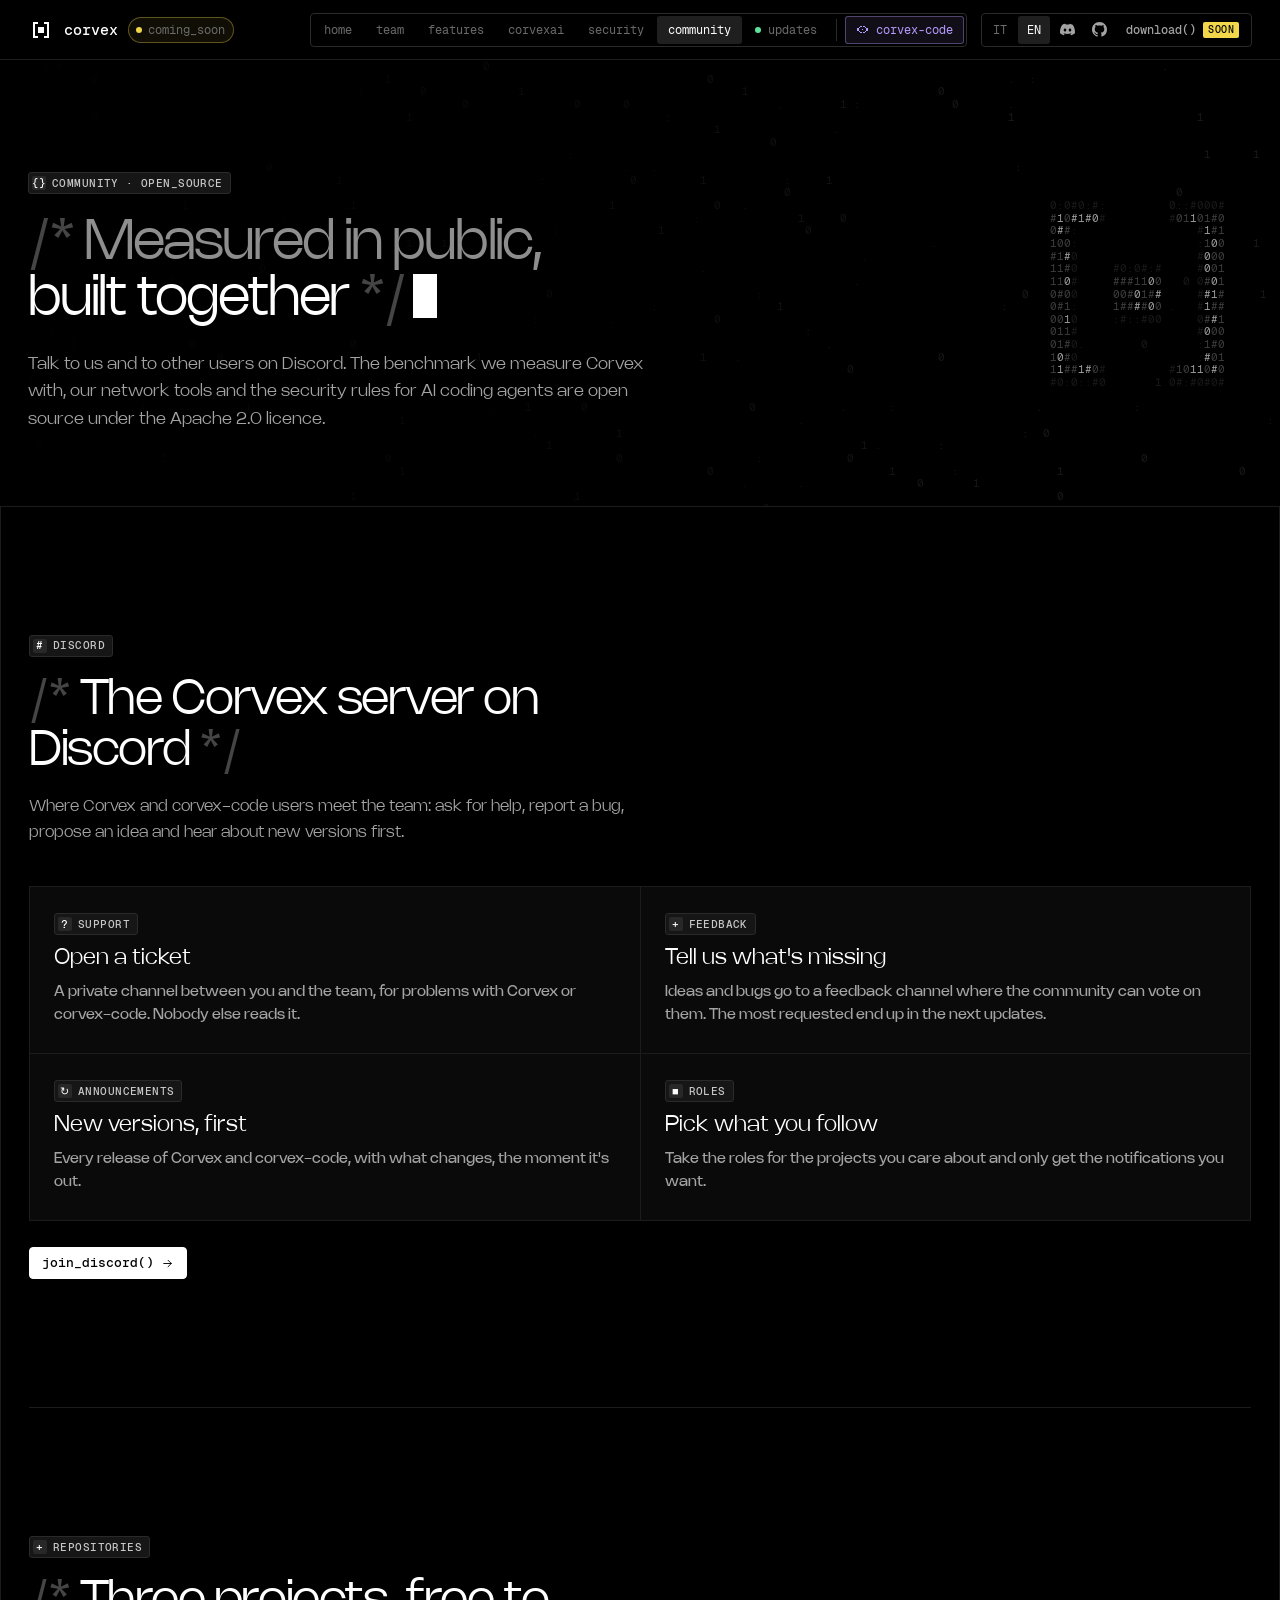
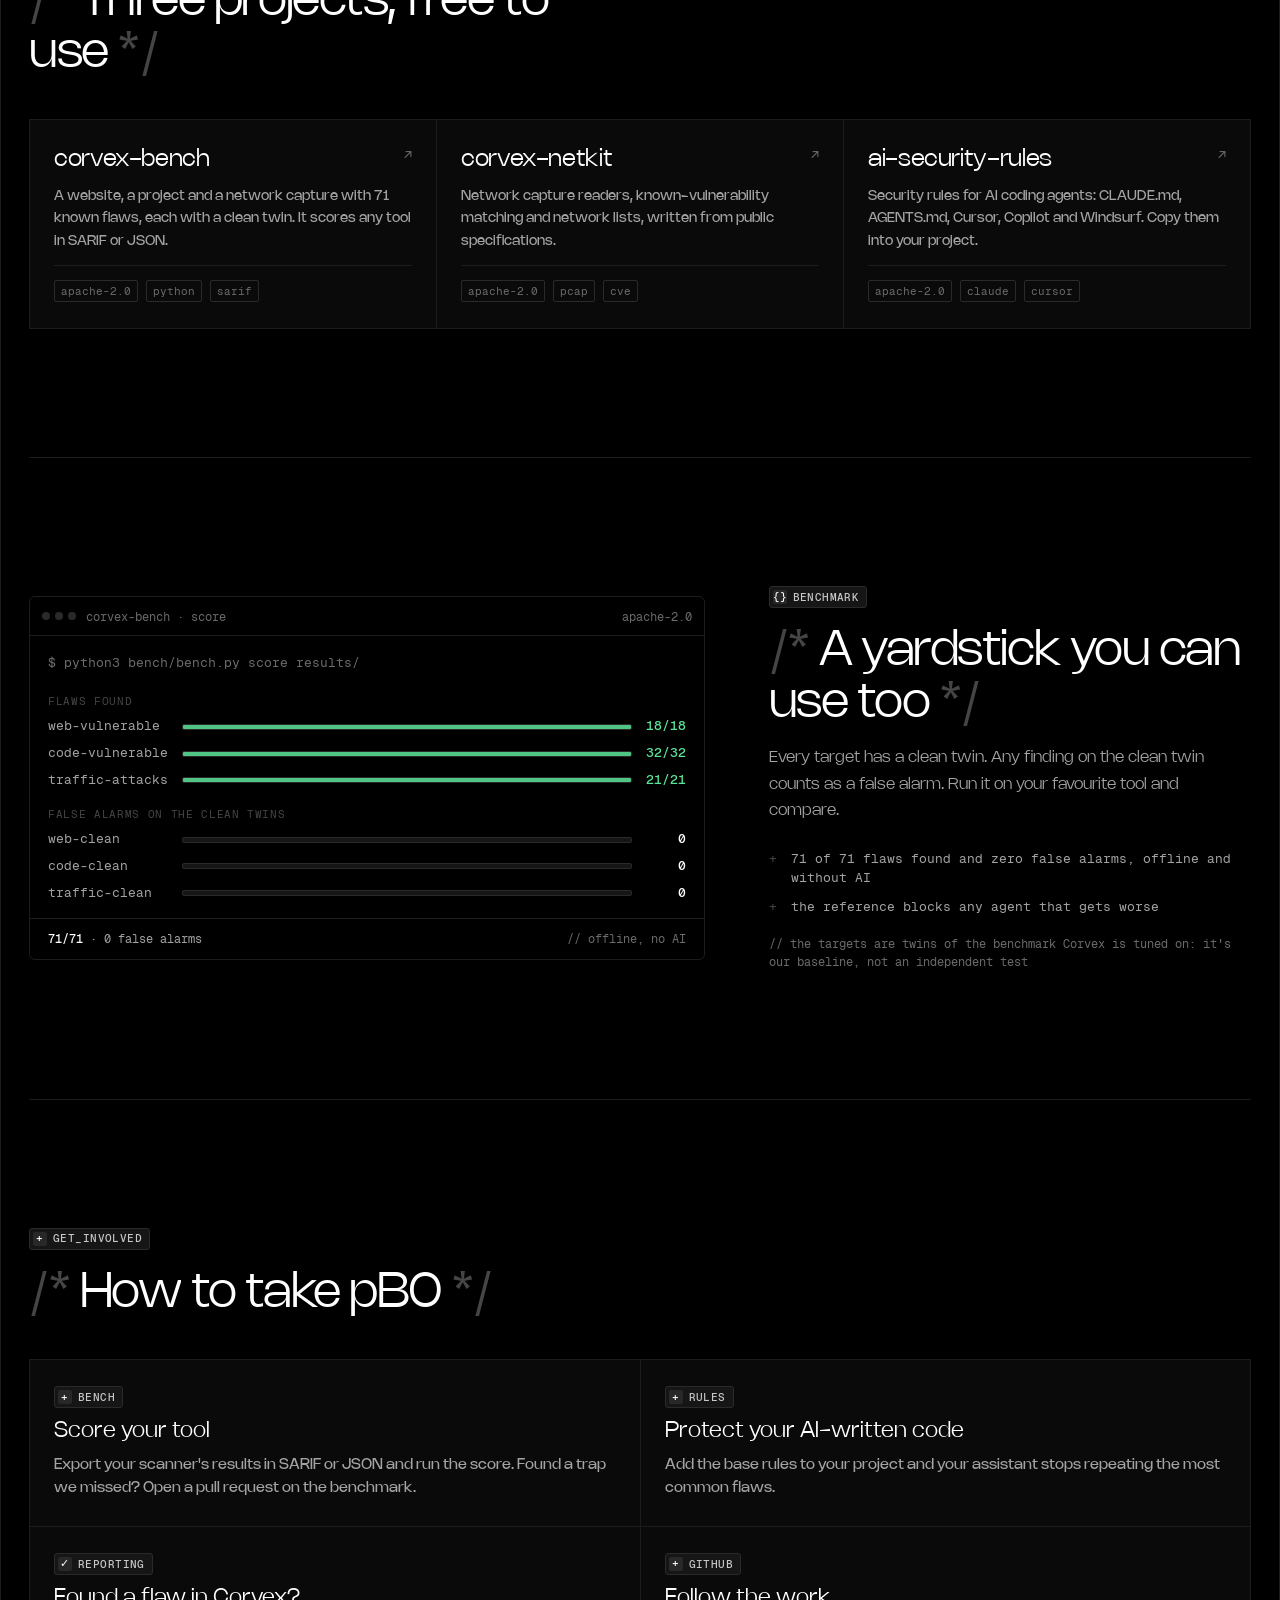
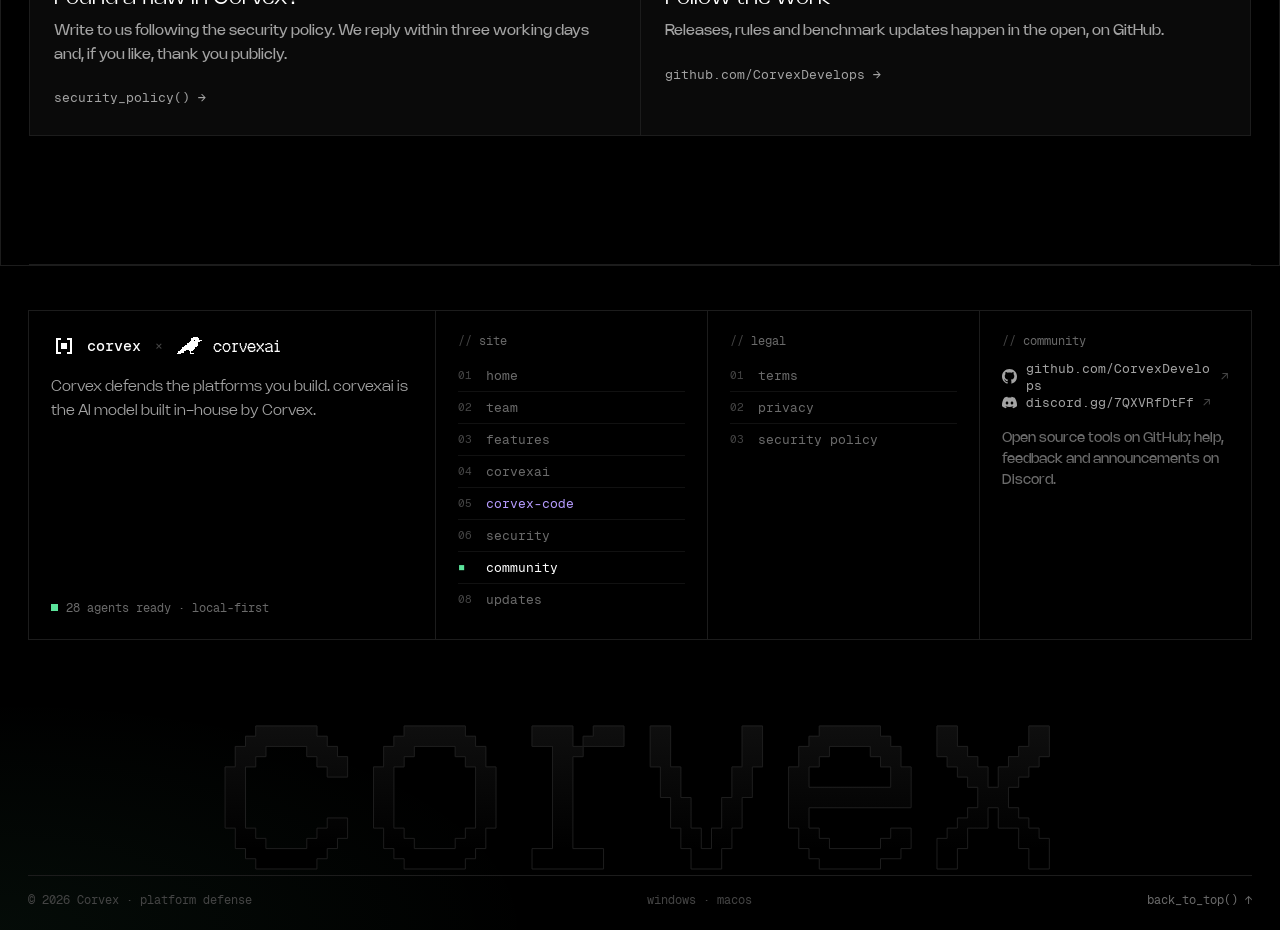
<file: community.html>
<!doctype html>
<html lang="en">
<head>
  <meta charset="utf-8">
  <meta name="viewport" content="width=device-width, initial-scale=1, viewport-fit=cover">
  <meta name="theme-color" content="#000000">
  <title data-en="Corvex · community" data-it="Corvex · community">Corvex · community</title>
  <meta data-it-content="La community di Corvex: il server Discord e gli strumenti open source, dal banco di prova alle regole di sicurezza per gli agenti AI." name="description" content="The Corvex community: the Discord server and the open source tools, from the benchmark to the security rules for AI coding agents." data-en-content="The Corvex community: the Discord server and the open source tools, from the benchmark to the security rules for AI coding agents.">
  <meta property="og:title" content="Corvex · community">
  <meta property="og:description" content="Una squadra di agenti che mette alla prova le tue piattaforme, trova le falle e le corregge.">
  <meta property="og:type" content="website">
  <meta property="og:image" content="assets/og.png">
  <meta property="og:image:width" content="1280">
  <meta property="og:image:height" content="640">
  <meta name="twitter:card" content="summary_large_image">
  <meta http-equiv="Content-Security-Policy" content="default-src 'self'; script-src 'self'; style-src 'self' 'unsafe-inline'; img-src 'self' data:; font-src 'self'; media-src 'self'; connect-src 'none'; base-uri 'none'; form-action 'none'; object-src 'none'">
  <link rel="icon" href="assets/favicon.svg?v=3" type="image/svg+xml">
  <link rel="alternate icon" href="assets/favicon.ico?v=3" sizes="any">
  <link rel="apple-touch-icon" href="assets/apple-touch-icon.png?v=3">
  <link rel="preload" href="assets/fonts/Nohemi-Light.woff2" as="font" type="font/woff2" crossorigin>
  <link rel="preload" href="assets/fonts/GeistMono-Regular.woff2" as="font" type="font/woff2" crossorigin>
  <link rel="stylesheet" href="assets/corvex.css?v=41074c43fe">
  <link rel="stylesheet" href="sito.css?v=7431f39d85">
  <script defer src="assets/viste.js?v=2abf94fef3"></script>
  <script defer src="sito.js?v=bd48e72104"></script>
</head>
<body class="s-body" data-page="community" data-path="~/community">

<!-- header -->
<header class="s-top" id="top">
  <button class="s-mm" id="s-mm" type="button" aria-label="Menu" aria-controls="s-menu" aria-expanded="false"><span></span><span></span><span></span></button>
  <a class="s-brand" href="index.html" aria-label="Corvex"><img src="assets/logo.svg" alt=""><b>corvex</b><em class="s-pill"><i></i><span data-en="coming_soon" data-it="in_arrivo">coming_soon</span></em></a>
  <span class="search s-path" aria-hidden="true"><span class="lab"><span class="pr" data-en="guest@corvex" data-it="ospite@corvex">guest@corvex</span><span class="pw">~/community</span><span class="ps">$</span><span class="cur"></span></span></span>
  <nav class="s-nav" id="s-menu" aria-label="Sezioni">
    <span class="s-nav-h" aria-hidden="true"><span data-en="guest@corvex" data-it="ospite@corvex">guest@corvex</span><span class="g">:~$</span> ls <span data-en="sections/" data-it="sezioni/">sections/</span></span>
    <a href="index.html" data-page="home">home</a>
    <a href="team.html" data-page="team">team</a>
    <a href="features.html" data-page="features" data-en="features" data-it="funzioni">features</a>
    <a href="corvexai.html" data-page="corvexai">corvexai</a>
    <a href="trust.html" data-page="trust" data-en="security" data-it="sicurezza">security</a>
    <a href="community.html" data-page="community" class="on" aria-current="page">community</a>
    <a href="updates.html" data-page="updates"><i class="nw-dot" aria-hidden="true"></i>updates</a>
    <span class="s-nav-sep" aria-hidden="true"></span>
    <a href="corvex-code.html" class="s-nav-cc" data-page="code"><img src="assets/corvex-code-viola.svg" alt="">corvex-code</a>
    <div class="s-nav-f"><span class="s-nav-st"><i></i><span data-en="28 agents ready" data-it="28 agenti pronti">28 agents ready</span></span><span class="btn s-locked" aria-disabled="true">download()<em data-en="soon" data-it="presto">soon</em></span></div>
  </nav>
  <div class="s-top-r">
    <div class="seg s-lang" role="group" aria-label="Lingua"><button type="button" data-lang="it">IT</button><button type="button" data-lang="en">EN</button></div>
    <a class="s-icb" href="https://discord.gg/7QXVRfDtFf" target="_blank" rel="noopener noreferrer" aria-label="Discord"><svg viewBox="0 0 24 24" aria-hidden="true"><path fill="currentColor" d="M20.317 4.3698a19.7913 19.7913 0 00-4.8851-1.5152.0741.0741 0 00-.0785.0371c-.211.3753-.4447.8648-.6083 1.2495-1.8447-.2762-3.68-.2762-5.4868 0-.1636-.3933-.4058-.8742-.6177-1.2495a.077.077 0 00-.0785-.037 19.7363 19.7363 0 00-4.8852 1.515.0699.0699 0 00-.0321.0277C.5334 9.0458-.319 13.5799.0992 18.0578a.0824.0824 0 00.0312.0561c2.0528 1.5076 4.0413 2.4228 5.9929 3.0294a.0777.0777 0 00.0842-.0276c.4616-.6304.8731-1.2952 1.226-1.9942a.076.076 0 00-.0416-.1057c-.6528-.2476-1.2743-.5495-1.8722-.8923a.077.077 0 01-.0076-.1277c.1258-.0943.2517-.1923.3718-.2914a.0743.0743 0 01.0776-.0105c3.9278 1.7933 8.18 1.7933 12.0614 0a.0739.0739 0 01.0785.0095c.1202.099.246.1981.3728.2924a.077.077 0 01-.0066.1276 12.2986 12.2986 0 01-1.873.8914.0766.0766 0 00-.0407.1067c.3604.698.7719 1.3628 1.225 1.9932a.076.076 0 00.0842.0286c1.961-.6067 3.9495-1.5219 6.0023-3.0294a.077.077 0 00.0313-.0552c.5004-5.177-.8382-9.6739-3.5485-13.6604a.061.061 0 00-.0312-.0286zM8.02 15.3312c-1.1825 0-2.1569-1.0857-2.1569-2.419 0-1.3332.9555-2.4189 2.157-2.4189 1.2108 0 2.1757 1.0952 2.1568 2.419 0 1.3332-.9555 2.4189-2.1569 2.4189zm7.9748 0c-1.1825 0-2.1569-1.0857-2.1569-2.419 0-1.3332.9554-2.4189 2.1569-2.4189 1.2108 0 2.1757 1.0952 2.1568 2.419 0 1.3332-.946 2.4189-2.1568 2.4189Z"/></svg></a>
    <a class="s-icb" href="https://github.com/CorvexDevelops" target="_blank" rel="noopener noreferrer" aria-label="GitHub"><svg viewBox="0 0 16 16" aria-hidden="true"><path fill="currentColor" d="M8 0C3.58 0 0 3.58 0 8c0 3.54 2.29 6.53 5.47 7.59.4.07.55-.17.55-.38 0-.19-.01-.82-.01-1.49-2.01.37-2.53-.49-2.69-.94-.09-.23-.48-.94-.82-1.13-.28-.15-.68-.52-.01-.53.63-.01 1.08.58 1.23.82.72 1.21 1.87.87 2.33.66.07-.52.28-.87.51-1.07-1.78-.2-3.64-.89-3.64-3.95 0-.87.31-1.59.82-2.15-.08-.2-.36-1.02.08-2.12 0 0 .67-.21 2.2.82.64-.18 1.32-.27 2-.27.68 0 1.36.09 2 .27 1.53-1.04 2.2-.82 2.2-.82.44 1.1.16 1.92.08 2.12.51.56.82 1.27.82 2.15 0 3.07-1.87 3.75-3.65 3.95.29.25.54.73.54 1.48 0 1.07-.01 1.93-.01 2.2 0 .21.15.46.55.38A8.013 8.013 0 0016 8c0-4.42-3.58-8-8-8z"/></svg></a>
    <span class="btn s-locked s-dl" aria-disabled="true">download()<em data-en="soon" data-it="presto">soon</em></span>
  </div>
</header>
<!-- /header -->

<section class="s-ph">
  <pre class="ascii s-ph-bg" data-shape="brackets" aria-hidden="true"></pre>
  <div class="s-ph-in">
    <span class="label s-rv"><i>{}</i><span data-en="community · open_source" data-it="community · open_source">community · open_source</span></span>
    <h1 class="cm s-h1 s-rv"><span class="g">/*</span>&nbsp;<span class="d" data-en="Measured in public," data-it="Misurato in pubblico,">Measured in public,</span><br><span data-en="built together" data-it="costruito insieme">built together</span>&nbsp;<span class="s-close"><span class="g">*/</span><span class="s-caret"></span></span></h1>
    <p class="s-sub s-rv" data-en="Talk to us and to other users on Discord. The benchmark we measure Corvex with, our network tools and the security rules for AI coding agents are open source under the Apache 2.0 licence." data-it="Parla con noi e con chi usa Corvex su Discord. Il banco di prova con cui misuriamo Corvex, i nostri strumenti di rete e le regole di sicurezza per gli agenti AI sono open source con licenza Apache 2.0.">Talk to us and to other users on Discord. The benchmark we measure Corvex with, our network tools and the security rules for AI coding agents are open source under the Apache 2.0 licence.</p>
  </div>
</section>

<main class="s-main">

<section class="s-sec" id="discord">
  <div class="s-head s-rv"><span class="label"><i>#</i>discord</span>
    <h2 class="cm"><span class="g">/*</span>&nbsp;<span data-en="The Corvex server on Discord" data-it="Il server di Corvex su Discord">The Corvex server on Discord</span>&nbsp;<span class="g">*/</span></h2>
    <p class="s-lead" data-en="Where Corvex and corvex-code users meet the team: ask for help, report a bug, propose an idea and hear about new versions first." data-it="Dove chi usa Corvex e corvex-code incontra la squadra: chiedi aiuto, segnala un bug, proponi un&#x27;idea e scopri per primo le nuove versioni.">Where Corvex and corvex-code users meet the team: ask for help, report a bug, propose an idea and hear about new versions first.</p></div>
  <div class="s-feat">
    <div class="s-rv"><span class="label"><i>?</i><span data-en="support" data-it="supporto">support</span></span><h3 data-en="Open a ticket" data-it="Apri un ticket">Open a ticket</h3><p data-en="A private channel between you and the team, for problems with Corvex or corvex-code. Nobody else reads it." data-it="Un canale privato fra te e la squadra, per i problemi con Corvex o corvex-code. Non lo legge nessun altro.">A private channel between you and the team, for problems with Corvex or corvex-code. Nobody else reads it.</p></div>
    <div class="s-rv"><span class="label"><i>+</i>feedback</span><h3 data-en="Tell us what's missing" data-it="Dicci cosa manca">Tell us what's missing</h3><p data-en="Ideas and bugs go to a feedback channel where the community can vote on them. The most requested end up in the next updates." data-it="Idee e bug finiscono in un canale di feedback dove la community li vota. I più richiesti entrano nei prossimi aggiornamenti.">Ideas and bugs go to a feedback channel where the community can vote on them. The most requested end up in the next updates.</p></div>
    <div class="s-rv"><span class="label"><i>↻</i><span data-en="announcements" data-it="annunci">announcements</span></span><h3 data-en="New versions, first" data-it="Le nuove versioni, per primo">New versions, first</h3><p data-en="Every release of Corvex and corvex-code, with what changes, the moment it's out." data-it="Ogni rilascio di Corvex e corvex-code, con cosa cambia, appena esce.">Every release of Corvex and corvex-code, with what changes, the moment it's out.</p></div>
    <div class="s-rv"><span class="label"><i>■</i><span data-en="roles" data-it="ruoli">roles</span></span><h3 data-en="Pick what you follow" data-it="Scegli cosa seguire">Pick what you follow</h3><p data-en="Take the roles for the projects you care about and only get the notifications you want." data-it="Prendi i ruoli dei progetti che ti interessano e ricevi solo le notifiche che vuoi.">Take the roles for the projects you care about and only get the notifications you want.</p></div>
  </div>
  <div class="s-rv" style="margin-top:26px"><a class="btn primary" href="https://discord.gg/7QXVRfDtFf" target="_blank" rel="noopener noreferrer"><span data-en="join_discord()" data-it="entra_su_discord()">join_discord()</span> <svg viewBox="0 0 24 24" fill="none" stroke="currentColor" stroke-width="1.7" stroke-linecap="round" stroke-linejoin="round" class="arr"><path d="M5 12h14M13 6l6 6-6 6"/></svg></a></div>
</section>

<section class="s-sec" id="repository">
  <div class="s-head s-rv"><span class="label"><i>+</i><span data-en="repositories" data-it="repository">repositories</span></span>
    <h2 class="cm"><span class="g">/*</span>&nbsp;<span data-en="Three projects, free to use" data-it="Tre progetti, liberi da usare">Three projects, free to use</span>&nbsp;<span class="g">*/</span></h2></div>
  <div class="s-repo-cards">
    <a class="s-rv" href="https://github.com/CorvexDevelops/corvex-bench" target="_blank" rel="noopener noreferrer"><b>corvex-bench</b>
      <p data-en="A website, a project and a network capture with 71 known flaws, each with a clean twin. It scores any tool in SARIF or JSON." data-it="Un sito, un progetto e una cattura di rete con 71 falle note, ognuno con un gemello pulito. Valuta qualsiasi strumento in SARIF o JSON.">A website, a project and a network capture with 71 known flaws, each with a clean twin. It scores any tool in SARIF or JSON.</p>
      <span class="lic"><span>apache-2.0</span><span>python</span><span>sarif</span></span></a>
    <a class="s-rv" href="https://github.com/CorvexDevelops/corvex-netkit" target="_blank" rel="noopener noreferrer"><b>corvex-netkit</b>
      <p data-en="Network capture readers, known-vulnerability matching and network lists, written from public specifications." data-it="Lettori di catture di rete, confronto con le vulnerabilità note e liste di reti, scritti a partire dalle specifiche pubbliche.">Network capture readers, known-vulnerability matching and network lists, written from public specifications.</p>
      <span class="lic"><span>apache-2.0</span><span>pcap</span><span>cve</span></span></a>
    <a class="s-rv" href="https://github.com/CorvexDevelops/ai-security-rules" target="_blank" rel="noopener noreferrer"><b>ai-security-rules</b>
      <p data-en="Security rules for AI coding agents: CLAUDE.md, AGENTS.md, Cursor, Copilot and Windsurf. Copy them into your project." data-it="Regole di sicurezza per gli agenti AI: CLAUDE.md, AGENTS.md, Cursor, Copilot e Windsurf. Copiale nel tuo progetto.">Security rules for AI coding agents: CLAUDE.md, AGENTS.md, Cursor, Copilot and Windsurf. Copy them into your project.</p>
      <span class="lic"><span>apache-2.0</span><span>claude</span><span>cursor</span></span></a>
  </div>
</section>

<section class="s-sec s-split s-rev" id="banco">
  <div class="s-head s-rv"><span class="label"><i>{}</i><span data-en="benchmark" data-it="banco_di_prova">benchmark</span></span>
    <h2 class="cm"><span class="g">/*</span>&nbsp;<span data-en="A yardstick you can use too" data-it="Un metro che puoi usare anche tu">A yardstick you can use too</span>&nbsp;<span class="g">*/</span></h2>
    <p class="s-lead" data-en="Every target has a clean twin. Any finding on the clean twin counts as a false alarm. Run it on your favourite tool and compare." data-it="Ogni bersaglio ha un gemello pulito. Ogni segnalazione sul gemello conta come falso allarme. Fallo girare sul tuo strumento preferito e confronta.">Every target has a clean twin. Any finding on the clean twin counts as a false alarm. Run it on your favourite tool and compare.</p>
    <ul class="s-ticks"><li data-en="71 of 71 flaws found and zero false alarms, offline and without AI" data-it="71 falle trovate su 71 e zero falsi allarmi, senza internet e senza AI">71 of 71 flaws found and zero false alarms, offline and without AI</li><li data-en="the reference blocks any agent that gets worse" data-it="il riferimento blocca ogni agente che peggiora">the reference blocks any agent that gets worse</li></ul>
    <p class="s-os mono"><em data-en="// the targets are twins of the benchmark Corvex is tuned on: it's our baseline, not an independent test" data-it="// i bersagli sono gemelli del banco su cui Corvex è messo a punto: è il nostro riferimento, non una prova indipendente">// the targets are twins of the benchmark Corvex is tuned on: it's our baseline, not an independent test</em></p></div>
  <div class="s-diff s-bench s-rv">
    <div class="term-h"><span class="dots"><i></i><i></i><i></i></span>corvex-bench · score<span class="r"><span class="mono dim">apache-2.0</span></span></div>
    <div class="s-bench-b">
      <div class="s-bcmd">$ python3 bench/bench.py score results/</div>
      <div class="s-bgrp" data-en="flaws found" data-it="falle trovate">flaws found</div>
      <div class="s-brow"><span>web-vulnerable</span><i style="--w:100%"></i><b>18/18</b></div>
      <div class="s-brow"><span>code-vulnerable</span><i style="--w:100%"></i><b>32/32</b></div>
      <div class="s-brow"><span>traffic-attacks</span><i style="--w:100%"></i><b>21/21</b></div>
      <div class="s-bgrp" data-en="false alarms on the clean twins" data-it="falsi allarmi sui gemelli puliti">false alarms on the clean twins</div>
      <div class="s-brow z"><span>web-clean</span><i></i><b>0</b></div>
      <div class="s-brow z"><span>code-clean</span><i></i><b>0</b></div>
      <div class="s-brow z"><span>traffic-clean</span><i></i><b>0</b></div>
    </div>
    <div class="s-diff-f"><span class="s-pr"><b>71/71</b> · <span data-en="0 false alarms" data-it="0 falsi allarmi">0 false alarms</span></span><span class="mono dim" data-en="// offline, no AI" data-it="// offline, senza AI">// offline, no AI</span></div>
  </div>
</section>

<section class="s-sec" id="partecipa">
  <div class="s-head s-rv"><span class="label"><i>+</i><span data-en="get_involved" data-it="partecipa">get_involved</span></span>
    <h2 class="cm"><span class="g">/*</span>&nbsp;<span data-en="How to take part" data-it="Come partecipare">How to take part</span>&nbsp;<span class="g">*/</span></h2></div>
  <div class="s-feat">
    <div class="s-rv"><span class="label"><i>+</i>bench</span><h3 data-en="Score your tool" data-it="Misura il tuo strumento">Score your tool</h3><p data-en="Export your scanner's results in SARIF or JSON and run the score. Found a trap we missed? Open a pull request on the benchmark." data-it="Esporta i risultati del tuo scanner in SARIF o JSON e lancia il punteggio. Hai trovato una trappola che manca? Apri una pull request sul banco.">Export your scanner's results in SARIF or JSON and run the score. Found a trap we missed? Open a pull request on the benchmark.</p></div>
    <div class="s-rv"><span class="label"><i>+</i><span data-en="rules" data-it="regole">rules</span></span><h3 data-en="Protect your AI-written code" data-it="Proteggi il codice scritto con l&#x27;AI">Protect your AI-written code</h3><p data-en="Add the base rules to your project and your assistant stops repeating the most common flaws." data-it="Aggiungi le regole di base al tuo progetto e il tuo assistente smette di ripetere le falle più comuni.">Add the base rules to your project and your assistant stops repeating the most common flaws.</p></div>
    <div class="s-rv"><span class="label"><i>✓</i><span data-en="reporting" data-it="segnalazioni">reporting</span></span><h3 data-en="Found a flaw in Corvex?" data-it="Hai trovato una falla in Corvex?">Found a flaw in Corvex?</h3><p data-en="Write to us following the security policy. We reply within three working days and, if you like, thank you publicly." data-it="Scrivici seguendo la politica di sicurezza. Rispondiamo entro tre giorni lavorativi e, se vuoi, ti ringraziamo pubblicamente.">Write to us following the security policy. We reply within three working days and, if you like, thank you publicly.</p><a class="s-more-l" href="legal/security.html" data-en="security_policy() →" data-it="politica_di_sicurezza() →">security_policy() →</a></div>
    <div class="s-rv"><span class="label"><i>+</i>github</span><h3 data-en="Follow the work" data-it="Segui il lavoro">Follow the work</h3><p data-en="Releases, rules and benchmark updates happen in the open, on GitHub." data-it="Rilasci, regole e aggiornamenti del banco avvengono in chiaro, su GitHub.">Releases, rules and benchmark updates happen in the open, on GitHub.</p><a class="s-more-l" href="https://github.com/CorvexDevelops" target="_blank" rel="noopener noreferrer">github.com/CorvexDevelops →</a></div>
  </div>
</section>

</main>

<!-- footer -->
<footer class="s-foot2">
  <div class="s-f-grid">
    <div class="s-f-cell s-f-main">
      <div class="s-f-brands">
        <a class="s-brand" href="index.html" aria-label="Corvex"><img src="assets/logo.svg" alt=""><b>corvex</b></a>
        <span class="s-f-x" aria-hidden="true">×</span>
        <a class="s-brand s-f-ai" href="corvexai.html" aria-label="corvexai"><img src="assets/corvus.svg" alt=""><b>corvexai</b></a>
      </div>
      <p class="s-f-claim" data-en="Corvex defends the platforms you build. corvexai is the AI model built in-house by Corvex." data-it="Corvex difende le piattaforme che costruisci. corvexai è il modello AI sviluppato da Corvex.">Corvex defends the platforms you build. corvexai is the AI model built in-house by Corvex.</p>
      <span class="s-nav-st"><i></i><span data-en="28 agents ready · local-first" data-it="28 agenti pronti · tutto in locale">28 agents ready · local-first</span></span>
    </div>
    <div class="s-f-cell"><h4><span class="g">//</span> <span data-en="site" data-it="sito">site</span></h4>
      <nav class="s-foot-nav s-f-list">
        <a href="index.html" data-page="home">home</a><a href="team.html" data-page="team">team</a><a href="features.html" data-page="features" data-en="features" data-it="funzioni">features</a>
        <a href="corvexai.html" data-page="corvexai">corvexai</a><a href="corvex-code.html" class="s-f-cc" data-page="code">corvex-code</a><a href="trust.html" data-page="trust" data-en="security" data-it="sicurezza">security</a><a href="community.html" data-page="community" class="on" aria-current="page">community</a><a href="updates.html" data-page="updates">updates</a>
      </nav></div>
    <div class="s-f-cell"><h4><span class="g">//</span> <span data-en="legal" data-it="legale">legal</span></h4>
      <nav class="s-foot-nav s-f-list"><a href="legal/terms.html" data-en="terms" data-it="termini">terms</a><a href="legal/privacy.html">privacy</a><a href="legal/security.html" data-en="security policy" data-it="politica di sicurezza">security policy</a></nav></div>
    <div class="s-f-cell"><h4><span class="g">//</span> community</h4>
      <a class="s-gh" href="https://github.com/CorvexDevelops" target="_blank" rel="noopener noreferrer"><svg viewBox="0 0 16 16" aria-hidden="true"><path fill="currentColor" d="M8 0C3.58 0 0 3.58 0 8c0 3.54 2.29 6.53 5.47 7.59.4.07.55-.17.55-.38 0-.19-.01-.82-.01-1.49-2.01.37-2.53-.49-2.69-.94-.09-.23-.48-.94-.82-1.13-.28-.15-.68-.52-.01-.53.63-.01 1.08.58 1.23.82.72 1.21 1.87.87 2.33.66.07-.52.28-.87.51-1.07-1.78-.2-3.64-.89-3.64-3.95 0-.87.31-1.59.82-2.15-.08-.2-.36-1.02.08-2.12 0 0 .67-.21 2.2.82.64-.18 1.32-.27 2-.27.68 0 1.36.09 2 .27 1.53-1.04 2.2-.82 2.2-.82.44 1.1.16 1.92.08 2.12.51.56.82 1.27.82 2.15 0 3.07-1.87 3.75-3.65 3.95.29.25.54.73.54 1.48 0 1.07-.01 1.93-.01 2.2 0 .21.15.46.55.38A8.013 8.013 0 0016 8c0-4.42-3.58-8-8-8z"/></svg><span>github.com/CorvexDevelops</span><em aria-hidden="true">↗</em></a>
      <a class="s-gh" href="https://discord.gg/7QXVRfDtFf" target="_blank" rel="noopener noreferrer"><svg viewBox="0 0 24 24" aria-hidden="true"><path fill="currentColor" d="M20.317 4.3698a19.7913 19.7913 0 00-4.8851-1.5152.0741.0741 0 00-.0785.0371c-.211.3753-.4447.8648-.6083 1.2495-1.8447-.2762-3.68-.2762-5.4868 0-.1636-.3933-.4058-.8742-.6177-1.2495a.077.077 0 00-.0785-.037 19.7363 19.7363 0 00-4.8852 1.515.0699.0699 0 00-.0321.0277C.5334 9.0458-.319 13.5799.0992 18.0578a.0824.0824 0 00.0312.0561c2.0528 1.5076 4.0413 2.4228 5.9929 3.0294a.0777.0777 0 00.0842-.0276c.4616-.6304.8731-1.2952 1.226-1.9942a.076.076 0 00-.0416-.1057c-.6528-.2476-1.2743-.5495-1.8722-.8923a.077.077 0 01-.0076-.1277c.1258-.0943.2517-.1923.3718-.2914a.0743.0743 0 01.0776-.0105c3.9278 1.7933 8.18 1.7933 12.0614 0a.0739.0739 0 01.0785.0095c.1202.099.246.1981.3728.2924a.077.077 0 01-.0066.1276 12.2986 12.2986 0 01-1.873.8914.0766.0766 0 00-.0407.1067c.3604.698.7719 1.3628 1.225 1.9932a.076.076 0 00.0842.0286c1.961-.6067 3.9495-1.5219 6.0023-3.0294a.077.077 0 00.0313-.0552c.5004-5.177-.8382-9.6739-3.5485-13.6604a.061.061 0 00-.0312-.0286zM8.02 15.3312c-1.1825 0-2.1569-1.0857-2.1569-2.419 0-1.3332.9555-2.4189 2.157-2.4189 1.2108 0 2.1757 1.0952 2.1568 2.419 0 1.3332-.9555 2.4189-2.1569 2.4189zm7.9748 0c-1.1825 0-2.1569-1.0857-2.1569-2.419 0-1.3332.9554-2.4189 2.1569-2.4189 1.2108 0 2.1757 1.0952 2.1568 2.419 0 1.3332-.946 2.4189-2.1568 2.4189Z"/></svg><span>discord.gg/7QXVRfDtFf</span><em aria-hidden="true">↗</em></a>
      <p class="s-f-note" data-en="Open source tools on GitHub; help, feedback and announcements on Discord." data-it="Strumenti open source su GitHub; aiuto, feedback e annunci su Discord.">Open source tools on GitHub; help, feedback and announcements on Discord.</p></div>
  </div>
  <div class="s-f-word" aria-hidden="true">corvex</div>
  <div class="s-f-bot"><span data-en="© 2026 Corvex · platform defense" data-it="© 2026 Corvex · difesa delle piattaforme">© 2026 Corvex · platform defense</span><span>windows · macos</span><a class="s-f-up" href="#top" data-en="back_to_top() ↑" data-it="torna_su() ↑">back_to_top() ↑</a></div>
</footer>
<!-- /footer -->

</body>
</html>
</file>
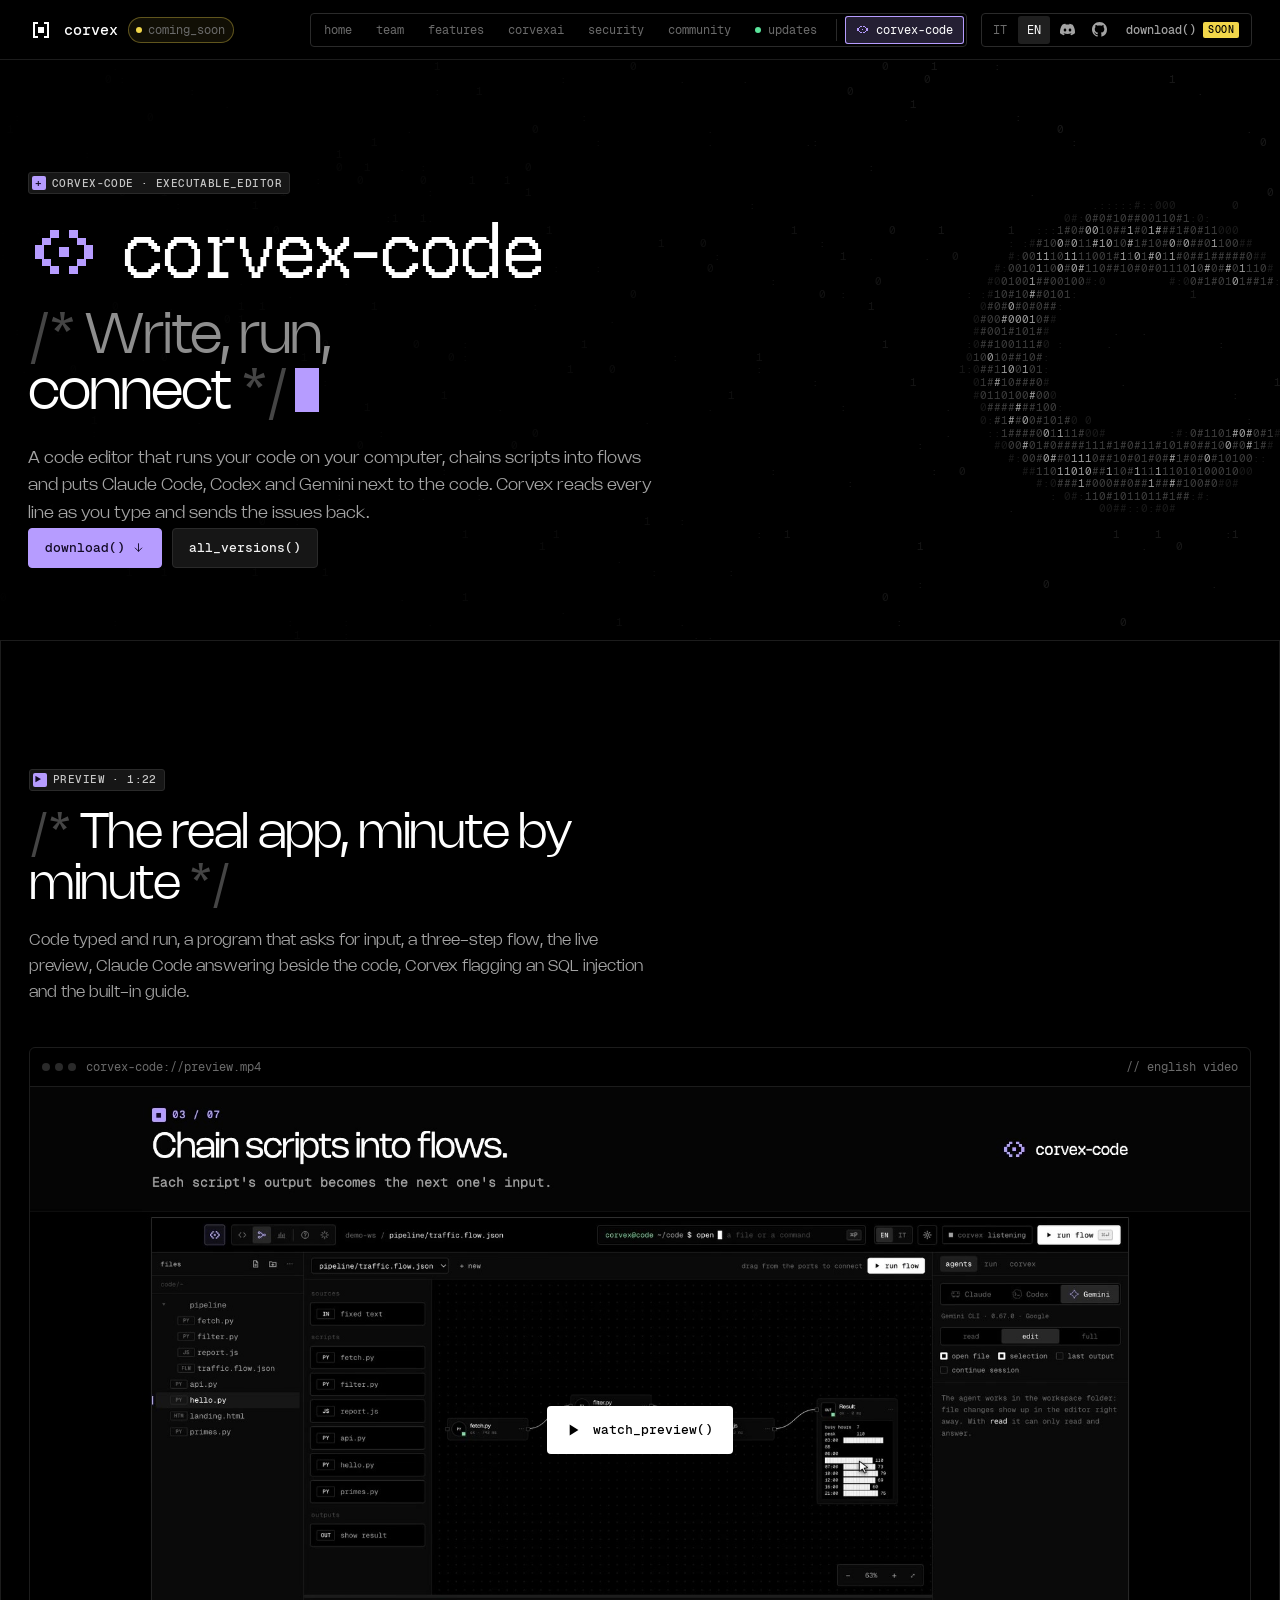
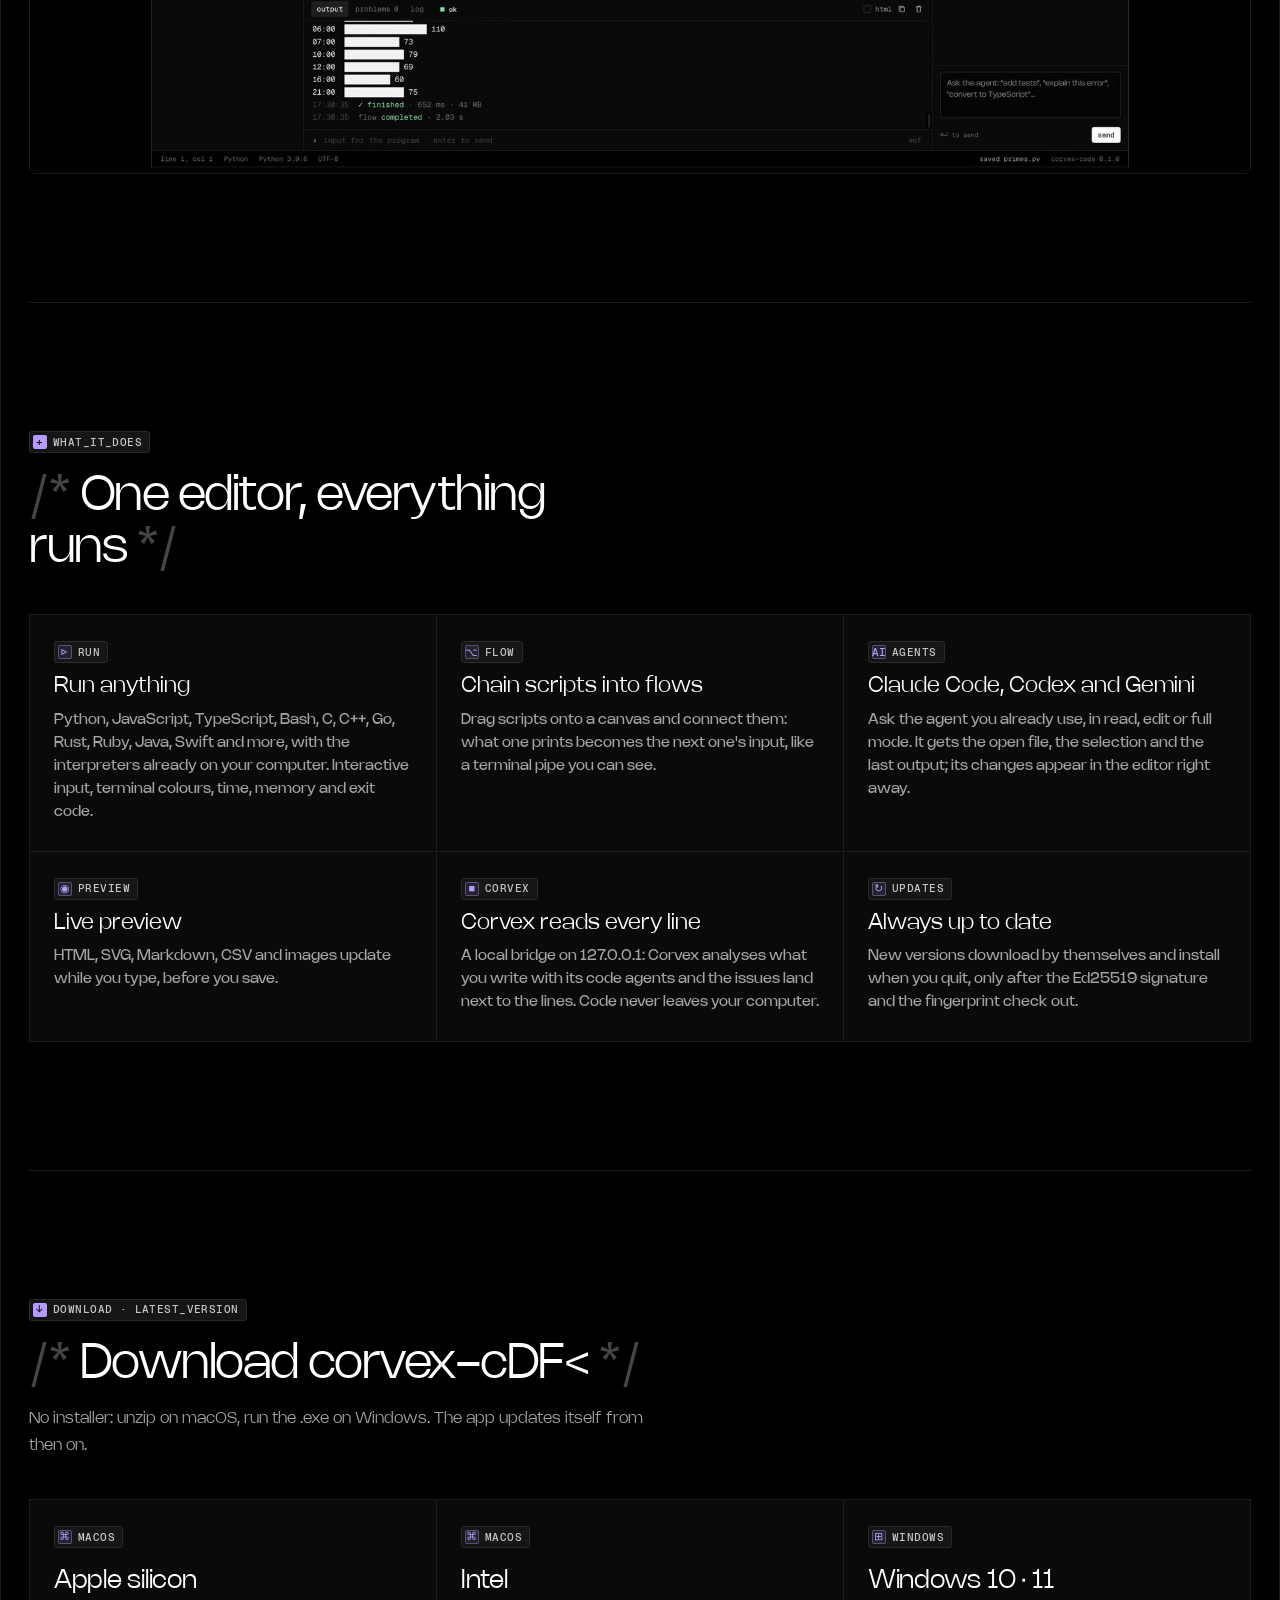
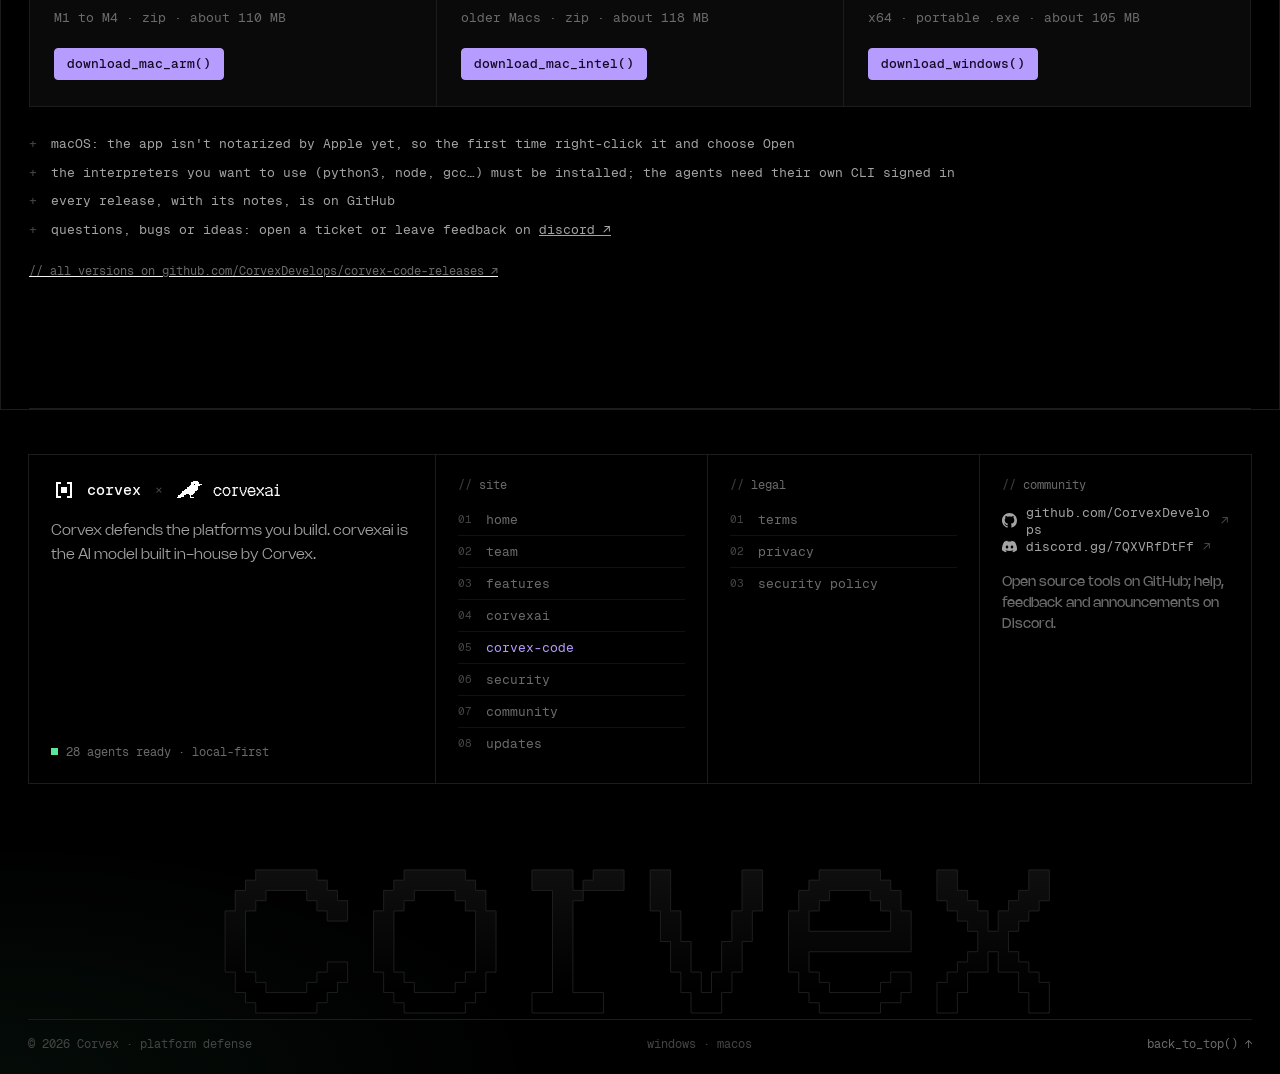
<file: corvex-code.html>
<!doctype html>
<html lang="en">
<head>
  <meta charset="utf-8">
  <meta name="viewport" content="width=device-width, initial-scale=1, viewport-fit=cover">
  <meta name="theme-color" content="#000000">
  <title data-en="corvex-code · the executable code editor" data-it="corvex-code · l&#x27;editor di codice eseguibile">corvex-code · the executable code editor</title>
  <meta data-it-content="corvex-code esegue il tuo codice in locale, collega gli script in flow, ha Claude Code, Codex e Gemini integrati e parla con Corvex in tempo reale. Per macOS e Windows." name="description" content="corvex-code runs your code locally, chains scripts into flows, has Claude Code, Codex and Gemini built in and talks to Corvex in real time. For macOS and Windows." data-en-content="corvex-code runs your code locally, chains scripts into flows, has Claude Code, Codex and Gemini built in and talks to Corvex in real time. For macOS and Windows.">
  <meta property="og:title" content="corvex-code · the executable code editor">
  <meta property="og:description" content="Write, run, connect. A local code editor by Corvex, for macOS and Windows.">
  <meta property="og:type" content="website">
  <meta property="og:image" content="assets/corvex-code.jpg">
  <meta property="og:image:width" content="1920">
  <meta property="og:image:height" content="1080">
  <meta name="twitter:card" content="summary_large_image">
  <meta http-equiv="Content-Security-Policy" content="default-src 'self'; script-src 'self'; style-src 'self' 'unsafe-inline'; img-src 'self' data:; font-src 'self'; media-src 'self'; connect-src 'none'; base-uri 'none'; form-action 'none'; object-src 'none'">
  <link rel="icon" href="assets/favicon.svg?v=3" type="image/svg+xml">
  <link rel="alternate icon" href="assets/favicon.ico?v=3" sizes="any">
  <link rel="apple-touch-icon" href="assets/apple-touch-icon.png?v=3">
  <link rel="preload" href="assets/fonts/Nohemi-Light.woff2" as="font" type="font/woff2" crossorigin>
  <link rel="preload" href="assets/fonts/GeistMono-Regular.woff2" as="font" type="font/woff2" crossorigin>
  <link rel="stylesheet" href="assets/corvex.css?v=41074c43fe">
  <link rel="stylesheet" href="sito.css?v=7431f39d85">
  <script defer src="assets/viste.js?v=2abf94fef3"></script>
  <script defer src="sito.js?v=bd48e72104"></script>
</head>
<body class="s-body" data-page="code" data-path="~/corvex-code">

<!-- header -->
<header class="s-top" id="top">
  <button class="s-mm" id="s-mm" type="button" aria-label="Menu" aria-controls="s-menu" aria-expanded="false"><span></span><span></span><span></span></button>
  <a class="s-brand" href="index.html" aria-label="Corvex"><img src="assets/logo.svg" alt=""><b>corvex</b><em class="s-pill"><i></i><span data-en="coming_soon" data-it="in_arrivo">coming_soon</span></em></a>
  <span class="search s-path" aria-hidden="true"><span class="lab"><span class="pr" data-en="guest@corvex" data-it="ospite@corvex">guest@corvex</span><span class="pw">~/corvex-code</span><span class="ps">$</span><span class="cur"></span></span></span>
  <nav class="s-nav" id="s-menu" aria-label="Sezioni">
    <span class="s-nav-h" aria-hidden="true"><span data-en="guest@corvex" data-it="ospite@corvex">guest@corvex</span><span class="g">:~$</span> ls <span data-en="sections/" data-it="sezioni/">sections/</span></span>
    <a href="index.html" data-page="home">home</a>
    <a href="team.html" data-page="team">team</a>
    <a href="features.html" data-page="features" data-en="features" data-it="funzioni">features</a>
    <a href="corvexai.html" data-page="corvexai">corvexai</a>
    <a href="trust.html" data-page="trust" data-en="security" data-it="sicurezza">security</a>
    <a href="community.html" data-page="community">community</a>
    <a href="updates.html" data-page="updates"><i class="nw-dot" aria-hidden="true"></i>updates</a>
    <span class="s-nav-sep" aria-hidden="true"></span>
    <a href="corvex-code.html" class="s-nav-cc" data-page="code" class="on" aria-current="page"><img src="assets/corvex-code-viola.svg" alt="">corvex-code</a>
    <div class="s-nav-f"><span class="s-nav-st"><i></i><span data-en="28 agents ready" data-it="28 agenti pronti">28 agents ready</span></span><span class="btn s-locked" aria-disabled="true">download()<em data-en="soon" data-it="presto">soon</em></span></div>
  </nav>
  <div class="s-top-r">
    <div class="seg s-lang" role="group" aria-label="Lingua"><button type="button" data-lang="it">IT</button><button type="button" data-lang="en">EN</button></div>
    <a class="s-icb" href="https://discord.gg/7QXVRfDtFf" target="_blank" rel="noopener noreferrer" aria-label="Discord"><svg viewBox="0 0 24 24" aria-hidden="true"><path fill="currentColor" d="M20.317 4.3698a19.7913 19.7913 0 00-4.8851-1.5152.0741.0741 0 00-.0785.0371c-.211.3753-.4447.8648-.6083 1.2495-1.8447-.2762-3.68-.2762-5.4868 0-.1636-.3933-.4058-.8742-.6177-1.2495a.077.077 0 00-.0785-.037 19.7363 19.7363 0 00-4.8852 1.515.0699.0699 0 00-.0321.0277C.5334 9.0458-.319 13.5799.0992 18.0578a.0824.0824 0 00.0312.0561c2.0528 1.5076 4.0413 2.4228 5.9929 3.0294a.0777.0777 0 00.0842-.0276c.4616-.6304.8731-1.2952 1.226-1.9942a.076.076 0 00-.0416-.1057c-.6528-.2476-1.2743-.5495-1.8722-.8923a.077.077 0 01-.0076-.1277c.1258-.0943.2517-.1923.3718-.2914a.0743.0743 0 01.0776-.0105c3.9278 1.7933 8.18 1.7933 12.0614 0a.0739.0739 0 01.0785.0095c.1202.099.246.1981.3728.2924a.077.077 0 01-.0066.1276 12.2986 12.2986 0 01-1.873.8914.0766.0766 0 00-.0407.1067c.3604.698.7719 1.3628 1.225 1.9932a.076.076 0 00.0842.0286c1.961-.6067 3.9495-1.5219 6.0023-3.0294a.077.077 0 00.0313-.0552c.5004-5.177-.8382-9.6739-3.5485-13.6604a.061.061 0 00-.0312-.0286zM8.02 15.3312c-1.1825 0-2.1569-1.0857-2.1569-2.419 0-1.3332.9555-2.4189 2.157-2.4189 1.2108 0 2.1757 1.0952 2.1568 2.419 0 1.3332-.9555 2.4189-2.1569 2.4189zm7.9748 0c-1.1825 0-2.1569-1.0857-2.1569-2.419 0-1.3332.9554-2.4189 2.1569-2.4189 1.2108 0 2.1757 1.0952 2.1568 2.419 0 1.3332-.946 2.4189-2.1568 2.4189Z"/></svg></a>
    <a class="s-icb" href="https://github.com/CorvexDevelops" target="_blank" rel="noopener noreferrer" aria-label="GitHub"><svg viewBox="0 0 16 16" aria-hidden="true"><path fill="currentColor" d="M8 0C3.58 0 0 3.58 0 8c0 3.54 2.29 6.53 5.47 7.59.4.07.55-.17.55-.38 0-.19-.01-.82-.01-1.49-2.01.37-2.53-.49-2.69-.94-.09-.23-.48-.94-.82-1.13-.28-.15-.68-.52-.01-.53.63-.01 1.08.58 1.23.82.72 1.21 1.87.87 2.33.66.07-.52.28-.87.51-1.07-1.78-.2-3.64-.89-3.64-3.95 0-.87.31-1.59.82-2.15-.08-.2-.36-1.02.08-2.12 0 0 .67-.21 2.2.82.64-.18 1.32-.27 2-.27.68 0 1.36.09 2 .27 1.53-1.04 2.2-.82 2.2-.82.44 1.1.16 1.92.08 2.12.51.56.82 1.27.82 2.15 0 3.07-1.87 3.75-3.65 3.95.29.25.54.73.54 1.48 0 1.07-.01 1.93-.01 2.2 0 .21.15.46.55.38A8.013 8.013 0 0016 8c0-4.42-3.58-8-8-8z"/></svg></a>
    <span class="btn s-locked s-dl" aria-disabled="true">download()<em data-en="soon" data-it="presto">soon</em></span>
  </div>
</header>
<!-- /header -->

<section class="s-ph">
  <pre class="ascii s-ph-bg" data-shape="c" aria-hidden="true"></pre>
  <div class="s-ph-in">
    <span class="label s-rv"><i>+</i><span data-en="corvex-code · executable_editor" data-it="corvex-code · editor_eseguibile">corvex-code · executable_editor</span></span>
    <div class="s-ai-wm s-rv"><img src="assets/corvex-code-viola.svg" alt=""><b>corvex-code</b></div>
    <h1 class="cm s-h1 s-rv"><span class="g">/*</span>&nbsp;<span class="d" data-en="Write, run," data-it="Scrivi, esegui,">Write, run,</span><br><span data-en="connect" data-it="collega">connect</span>&nbsp;<span class="s-close"><span class="g">*/</span><span class="s-caret"></span></span></h1>
    <p class="s-sub s-rv" data-en="A code editor that runs your code on your computer, chains scripts into flows and puts Claude Code, Codex and Gemini next to the code. Corvex reads every line as you type and sends the issues back." data-it="Un editor di codice che esegue il tuo codice sul tuo computer, collega gli script in flow e mette Claude Code, Codex e Gemini accanto al codice. Corvex legge ogni riga mentre scrivi e rimanda le falle.">A code editor that runs your code on your computer, chains scripts into flows and puts Claude Code, Codex and Gemini next to the code. Corvex reads every line as you type and sends the issues back.</p>
    <div class="s-acts s-rv">
      <a class="btn primary" href="#download"><span>download()</span> <svg viewBox="0 0 24 24" fill="none" stroke="currentColor" stroke-width="1.7" stroke-linecap="round" stroke-linejoin="round" class="arr"><path d="M12 5v14M6 13l6 6 6-6"/></svg></a>
      <a class="btn" href="https://github.com/CorvexDevelops/corvex-code-releases/releases" target="_blank" rel="noopener noreferrer"><span data-en="all_versions()" data-it="tutte_le_versioni()">all_versions()</span></a>
    </div>
  </div>
</section>

<main class="s-main">

<section class="s-sec s-vid" id="anteprima">
  <div class="s-head s-rv"><span class="label"><i>▶</i><span data-en="preview · 1:22" data-it="anteprima · 1:22">preview · 1:22</span></span>
    <h2 class="cm"><span class="g">/*</span>&nbsp;<span data-en="The real app, minute by minute" data-it="L&#x27;app vera, al lavoro">The real app, minute by minute</span>&nbsp;<span class="g">*/</span></h2>
    <p class="s-lead" data-en="Code typed and run, a program that asks for input, a three-step flow, the live preview, Claude Code answering beside the code, Corvex flagging an SQL injection and the built-in guide." data-it="Codice scritto ed eseguito, un programma che chiede un input, un flow in tre passaggi, l&#x27;anteprima dal vivo, Claude Code che risponde accanto al codice, Corvex che segnala una SQL injection e la guida integrata.">Code typed and run, a program that asks for input, a three-step flow, the live preview, Claude Code answering beside the code, Corvex flagging an SQL injection and the built-in guide.</p></div>
  <div class="s-video s-rv">
    <div class="term-h"><span class="dots"><i></i><i></i><i></i></span>corvex-code://preview.mp4<span class="r"><span class="s-vlang" data-en="// english video" data-it="// video in inglese">// english video</span></span></div>
    <div class="s-vbox">
      <video id="vid" muted playsinline loop preload="none" poster="assets/corvex-code.jpg?v=2"><source src="assets/corvex-code.mp4?v=2" type="video/mp4"></video>
      <button class="s-vplay" id="vid-play" type="button"><svg viewBox="0 0 24 24" aria-hidden="true"><path d="M8 5.5v13l10.5-6.5z" fill="currentColor"/></svg><span id="vid-play-t">guarda_anteprima()</span></button>
      <button class="btn sm s-vsnd" id="vid-snd" type="button" hidden></button>
    </div>
  </div>
</section>

<section class="s-sec" id="funzioni">
  <div class="s-head s-rv"><span class="label"><i>+</i><span data-en="what_it_does" data-it="cosa_fa">what_it_does</span></span>
    <h2 class="cm"><span class="g">/*</span>&nbsp;<span data-en="One editor, everything runs" data-it="Un editor, tutto gira">One editor, everything runs</span>&nbsp;<span class="g">*/</span></h2></div>
  <div class="s-feat s-feat3">
    <div class="s-rv"><span class="label"><i>▷</i><span data-en="run" data-it="esegui">run</span></span><h3 data-en="Run anything" data-it="Esegui di tutto">Run anything</h3><p data-en="Python, JavaScript, TypeScript, Bash, C, C++, Go, Rust, Ruby, Java, Swift and more, with the interpreters already on your computer. Interactive input, terminal colours, time, memory and exit code." data-it="Python, JavaScript, TypeScript, Bash, C, C++, Go, Rust, Ruby, Java, Swift e altri, con gli interpreti che hai già sul computer. Input interattivo, colori del terminale, tempo, memoria e codice di uscita.">Python, JavaScript, TypeScript, Bash, C, C++, Go, Rust, Ruby, Java, Swift and more, with the interpreters already on your computer. Interactive input, terminal colours, time, memory and exit code.</p></div>
    <div class="s-rv"><span class="label"><i>⌥</i>flow</span><h3 data-en="Chain scripts into flows" data-it="Script collegati in flow">Chain scripts into flows</h3><p data-en="Drag scripts onto a canvas and connect them: what one prints becomes the next one's input, like a terminal pipe you can see." data-it="Trascini gli script su una tela e li colleghi: quello che uno stampa diventa l&#x27;input del successivo, come una pipe del terminale che si vede.">Drag scripts onto a canvas and connect them: what one prints becomes the next one's input, like a terminal pipe you can see.</p></div>
    <div class="s-rv"><span class="label"><i>AI</i><span data-en="agents" data-it="agenti">agents</span></span><h3 data-en="Claude Code, Codex and Gemini" data-it="Claude Code, Codex e Gemini">Claude Code, Codex and Gemini</h3><p data-en="Ask the agent you already use, in read, edit or full mode. It gets the open file, the selection and the last output; its changes appear in the editor right away." data-it="Chiedi all&#x27;agente che usi già, in lettura, modifica o pieno. Riceve il file aperto, la selezione e l&#x27;ultimo output; le sue modifiche compaiono subito nell&#x27;editor.">Ask the agent you already use, in read, edit or full mode. It gets the open file, the selection and the last output; its changes appear in the editor right away.</p></div>
    <div class="s-rv"><span class="label"><i>◉</i><span data-en="preview" data-it="anteprima">preview</span></span><h3 data-en="Live preview" data-it="Anteprima dal vivo">Live preview</h3><p data-en="HTML, SVG, Markdown, CSV and images update while you type, before you save." data-it="HTML, SVG, Markdown, CSV e immagini si aggiornano mentre scrivi, prima di salvare.">HTML, SVG, Markdown, CSV and images update while you type, before you save.</p></div>
    <div class="s-rv"><span class="label"><i>■</i>corvex</span><h3 data-en="Corvex reads every line" data-it="Corvex legge ogni riga">Corvex reads every line</h3><p data-en="A local bridge on 127.0.0.1: Corvex analyses what you write with its code agents and the issues land next to the lines. Code never leaves your computer." data-it="Un ponte locale su 127.0.0.1: Corvex analizza quello che scrivi con i suoi agenti del codice e le falle arrivano accanto alle righe. Il codice non lascia il computer.">A local bridge on 127.0.0.1: Corvex analyses what you write with its code agents and the issues land next to the lines. Code never leaves your computer.</p></div>
    <div class="s-rv"><span class="label"><i>↻</i><span data-en="updates" data-it="aggiornamenti">updates</span></span><h3 data-en="Always up to date" data-it="Sempre aggiornato">Always up to date</h3><p data-en="New versions download by themselves and install when you quit, only after the Ed25519 signature and the fingerprint check out." data-it="Le nuove versioni si scaricano da sole e si installano alla chiusura, solo dopo il controllo della firma Ed25519 e dell&#x27;impronta.">New versions download by themselves and install when you quit, only after the Ed25519 signature and the fingerprint check out.</p></div>
  </div>
</section>

<section class="s-sec" id="download">
  <div class="s-head s-rv"><span class="label"><i>↓</i><span data-en="download · latest_version" data-it="download · ultima_versione">download · latest_version</span></span>
    <h2 class="cm"><span class="g">/*</span>&nbsp;<span data-en="Download corvex-code" data-it="Scarica corvex-code">Download corvex-code</span>&nbsp;<span class="g">*/</span></h2>
    <p class="s-lead" data-en="No installer: unzip on macOS, run the .exe on Windows. The app updates itself from then on." data-it="Nessun installer: su macOS si estrae lo zip, su Windows si avvia l&#x27;.exe. Da lì in poi l&#x27;app si aggiorna da sola.">No installer: unzip on macOS, run the .exe on Windows. The app updates itself from then on.</p></div>
  <div class="s-dlg">
    <div class="s-rv"><span class="label"><i>⌘</i>macos</span><h3>Apple silicon</h3><p class="mono" data-en="M1 to M4 · zip · about 110 MB" data-it="da M1 a M4 · zip · circa 110 MB">M1 to M4 · zip · about 110 MB</p>
      <a class="btn primary" href="https://github.com/CorvexDevelops/corvex-code-releases/releases/latest/download/corvex-code-mac-arm64.zip"><span>download_mac_arm()</span></a></div>
    <div class="s-rv"><span class="label"><i>⌘</i>macos</span><h3>Intel</h3><p class="mono" data-en="older Macs · zip · about 118 MB" data-it="Mac meno recenti · zip · circa 118 MB">older Macs · zip · about 118 MB</p>
      <a class="btn primary" href="https://github.com/CorvexDevelops/corvex-code-releases/releases/latest/download/corvex-code-mac-x64.zip"><span>download_mac_intel()</span></a></div>
    <div class="s-rv"><span class="label"><i>⊞</i>windows</span><h3>Windows 10 · 11</h3><p class="mono" data-en="x64 · portable .exe · about 105 MB" data-it="x64 · .exe portable · circa 105 MB">x64 · portable .exe · about 105 MB</p>
      <a class="btn primary" href="https://github.com/CorvexDevelops/corvex-code-releases/releases/latest/download/corvex-code-win-x64-portable.exe"><span>download_windows()</span></a></div>
  </div>
  <ul class="s-ticks s-rv">
    <li data-en="macOS: the app isn't notarized by Apple yet, so the first time right-click it and choose Open" data-it="macOS: l&#x27;app non è ancora notarizzata da Apple, quindi la prima volta fai clic destro e scegli Apri">macOS: the app isn't notarized by Apple yet, so the first time right-click it and choose Open</li>
    <li data-en="the interpreters you want to use (python3, node, gcc…) must be installed; the agents need their own CLI signed in" data-it="gli interpreti che vuoi usare (python3, node, gcc…) devono essere installati; gli agenti hanno bisogno della loro CLI con l&#x27;accesso fatto">the interpreters you want to use (python3, node, gcc…) must be installed; the agents need their own CLI signed in</li>
    <li data-en="every release, with its notes, is on GitHub" data-it="ogni versione, con le sue note, è su GitHub">every release, with its notes, is on GitHub</li>
    <li><span data-en="questions, bugs or ideas: open a ticket or leave feedback on" data-it="dubbi, bug o idee: apri un ticket o lascia un feedback su">questions, bugs or ideas: open a ticket or leave feedback on</span> <a href="https://discord.gg/7QXVRfDtFf" target="_blank" rel="noopener noreferrer">discord ↗</a></li>
  </ul>
  <p class="s-os mono s-rv"><a href="https://github.com/CorvexDevelops/corvex-code-releases/releases" target="_blank" rel="noopener noreferrer"><em data-en="// all versions on github.com/CorvexDevelops/corvex-code-releases ↗" data-it="// tutte le versioni su github.com/CorvexDevelops/corvex-code-releases ↗">// all versions on github.com/CorvexDevelops/corvex-code-releases ↗</em></a></p>
</section>

</main>

<!-- footer -->
<footer class="s-foot2">
  <div class="s-f-grid">
    <div class="s-f-cell s-f-main">
      <div class="s-f-brands">
        <a class="s-brand" href="index.html" aria-label="Corvex"><img src="assets/logo.svg" alt=""><b>corvex</b></a>
        <span class="s-f-x" aria-hidden="true">×</span>
        <a class="s-brand s-f-ai" href="corvexai.html" aria-label="corvexai"><img src="assets/corvus.svg" alt=""><b>corvexai</b></a>
      </div>
      <p class="s-f-claim" data-en="Corvex defends the platforms you build. corvexai is the AI model built in-house by Corvex." data-it="Corvex difende le piattaforme che costruisci. corvexai è il modello AI sviluppato da Corvex.">Corvex defends the platforms you build. corvexai is the AI model built in-house by Corvex.</p>
      <span class="s-nav-st"><i></i><span data-en="28 agents ready · local-first" data-it="28 agenti pronti · tutto in locale">28 agents ready · local-first</span></span>
    </div>
    <div class="s-f-cell"><h4><span class="g">//</span> <span data-en="site" data-it="sito">site</span></h4>
      <nav class="s-foot-nav s-f-list">
        <a href="index.html" data-page="home">home</a><a href="team.html" data-page="team">team</a><a href="features.html" data-page="features" data-en="features" data-it="funzioni">features</a>
        <a href="corvexai.html" data-page="corvexai">corvexai</a><a href="corvex-code.html" class="s-f-cc" data-page="code" class="on" aria-current="page">corvex-code</a><a href="trust.html" data-page="trust" data-en="security" data-it="sicurezza">security</a><a href="community.html" data-page="community">community</a><a href="updates.html" data-page="updates">updates</a>
      </nav></div>
    <div class="s-f-cell"><h4><span class="g">//</span> <span data-en="legal" data-it="legale">legal</span></h4>
      <nav class="s-foot-nav s-f-list"><a href="legal/terms.html" data-en="terms" data-it="termini">terms</a><a href="legal/privacy.html">privacy</a><a href="legal/security.html" data-en="security policy" data-it="politica di sicurezza">security policy</a></nav></div>
    <div class="s-f-cell"><h4><span class="g">//</span> community</h4>
      <a class="s-gh" href="https://github.com/CorvexDevelops" target="_blank" rel="noopener noreferrer"><svg viewBox="0 0 16 16" aria-hidden="true"><path fill="currentColor" d="M8 0C3.58 0 0 3.58 0 8c0 3.54 2.29 6.53 5.47 7.59.4.07.55-.17.55-.38 0-.19-.01-.82-.01-1.49-2.01.37-2.53-.49-2.69-.94-.09-.23-.48-.94-.82-1.13-.28-.15-.68-.52-.01-.53.63-.01 1.08.58 1.23.82.72 1.21 1.87.87 2.33.66.07-.52.28-.87.51-1.07-1.78-.2-3.64-.89-3.64-3.95 0-.87.31-1.59.82-2.15-.08-.2-.36-1.02.08-2.12 0 0 .67-.21 2.2.82.64-.18 1.32-.27 2-.27.68 0 1.36.09 2 .27 1.53-1.04 2.2-.82 2.2-.82.44 1.1.16 1.92.08 2.12.51.56.82 1.27.82 2.15 0 3.07-1.87 3.75-3.65 3.95.29.25.54.73.54 1.48 0 1.07-.01 1.93-.01 2.2 0 .21.15.46.55.38A8.013 8.013 0 0016 8c0-4.42-3.58-8-8-8z"/></svg><span>github.com/CorvexDevelops</span><em aria-hidden="true">↗</em></a>
      <a class="s-gh" href="https://discord.gg/7QXVRfDtFf" target="_blank" rel="noopener noreferrer"><svg viewBox="0 0 24 24" aria-hidden="true"><path fill="currentColor" d="M20.317 4.3698a19.7913 19.7913 0 00-4.8851-1.5152.0741.0741 0 00-.0785.0371c-.211.3753-.4447.8648-.6083 1.2495-1.8447-.2762-3.68-.2762-5.4868 0-.1636-.3933-.4058-.8742-.6177-1.2495a.077.077 0 00-.0785-.037 19.7363 19.7363 0 00-4.8852 1.515.0699.0699 0 00-.0321.0277C.5334 9.0458-.319 13.5799.0992 18.0578a.0824.0824 0 00.0312.0561c2.0528 1.5076 4.0413 2.4228 5.9929 3.0294a.0777.0777 0 00.0842-.0276c.4616-.6304.8731-1.2952 1.226-1.9942a.076.076 0 00-.0416-.1057c-.6528-.2476-1.2743-.5495-1.8722-.8923a.077.077 0 01-.0076-.1277c.1258-.0943.2517-.1923.3718-.2914a.0743.0743 0 01.0776-.0105c3.9278 1.7933 8.18 1.7933 12.0614 0a.0739.0739 0 01.0785.0095c.1202.099.246.1981.3728.2924a.077.077 0 01-.0066.1276 12.2986 12.2986 0 01-1.873.8914.0766.0766 0 00-.0407.1067c.3604.698.7719 1.3628 1.225 1.9932a.076.076 0 00.0842.0286c1.961-.6067 3.9495-1.5219 6.0023-3.0294a.077.077 0 00.0313-.0552c.5004-5.177-.8382-9.6739-3.5485-13.6604a.061.061 0 00-.0312-.0286zM8.02 15.3312c-1.1825 0-2.1569-1.0857-2.1569-2.419 0-1.3332.9555-2.4189 2.157-2.4189 1.2108 0 2.1757 1.0952 2.1568 2.419 0 1.3332-.9555 2.4189-2.1569 2.4189zm7.9748 0c-1.1825 0-2.1569-1.0857-2.1569-2.419 0-1.3332.9554-2.4189 2.1569-2.4189 1.2108 0 2.1757 1.0952 2.1568 2.419 0 1.3332-.946 2.4189-2.1568 2.4189Z"/></svg><span>discord.gg/7QXVRfDtFf</span><em aria-hidden="true">↗</em></a>
      <p class="s-f-note" data-en="Open source tools on GitHub; help, feedback and announcements on Discord." data-it="Strumenti open source su GitHub; aiuto, feedback e annunci su Discord.">Open source tools on GitHub; help, feedback and announcements on Discord.</p></div>
  </div>
  <div class="s-f-word" aria-hidden="true">corvex</div>
  <div class="s-f-bot"><span data-en="© 2026 Corvex · platform defense" data-it="© 2026 Corvex · difesa delle piattaforme">© 2026 Corvex · platform defense</span><span>windows · macos</span><a class="s-f-up" href="#top" data-en="back_to_top() ↑" data-it="torna_su() ↑">back_to_top() ↑</a></div>
</footer>
<!-- /footer -->

</body>
</html>
</file>
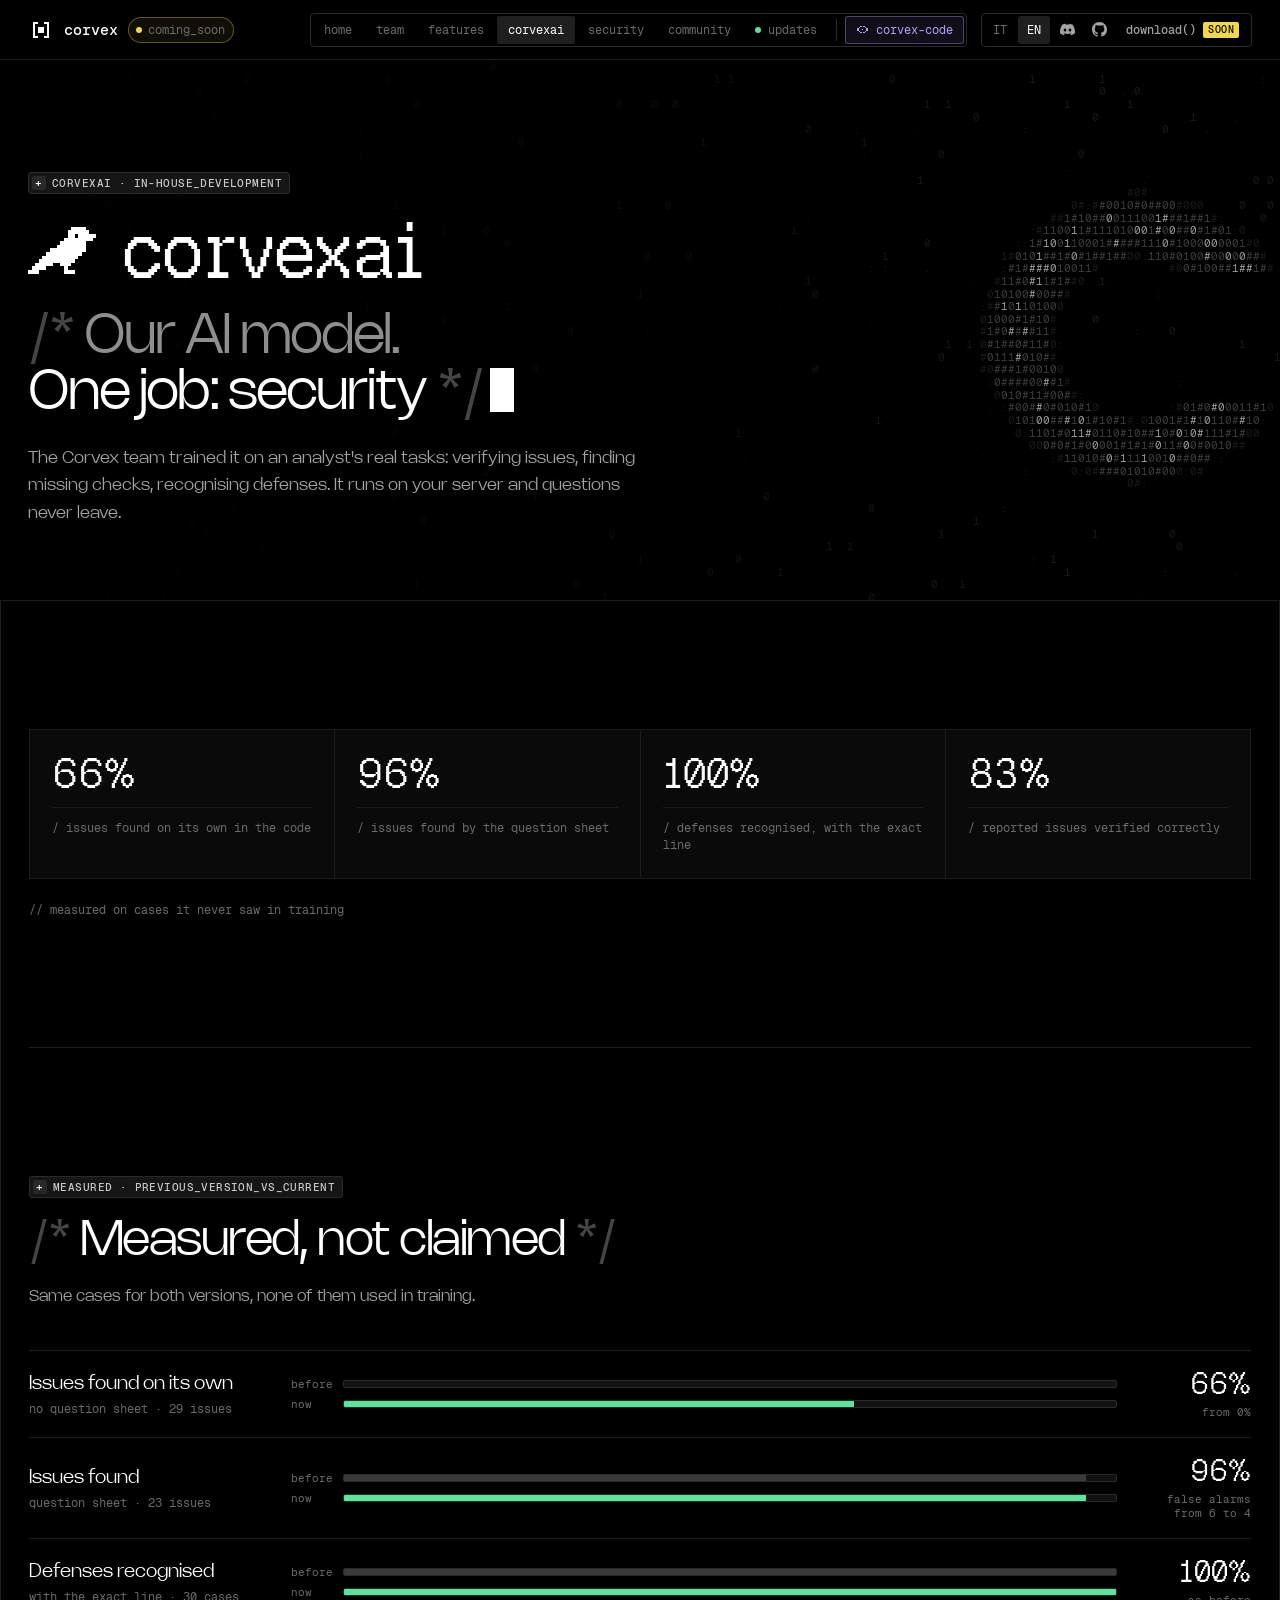
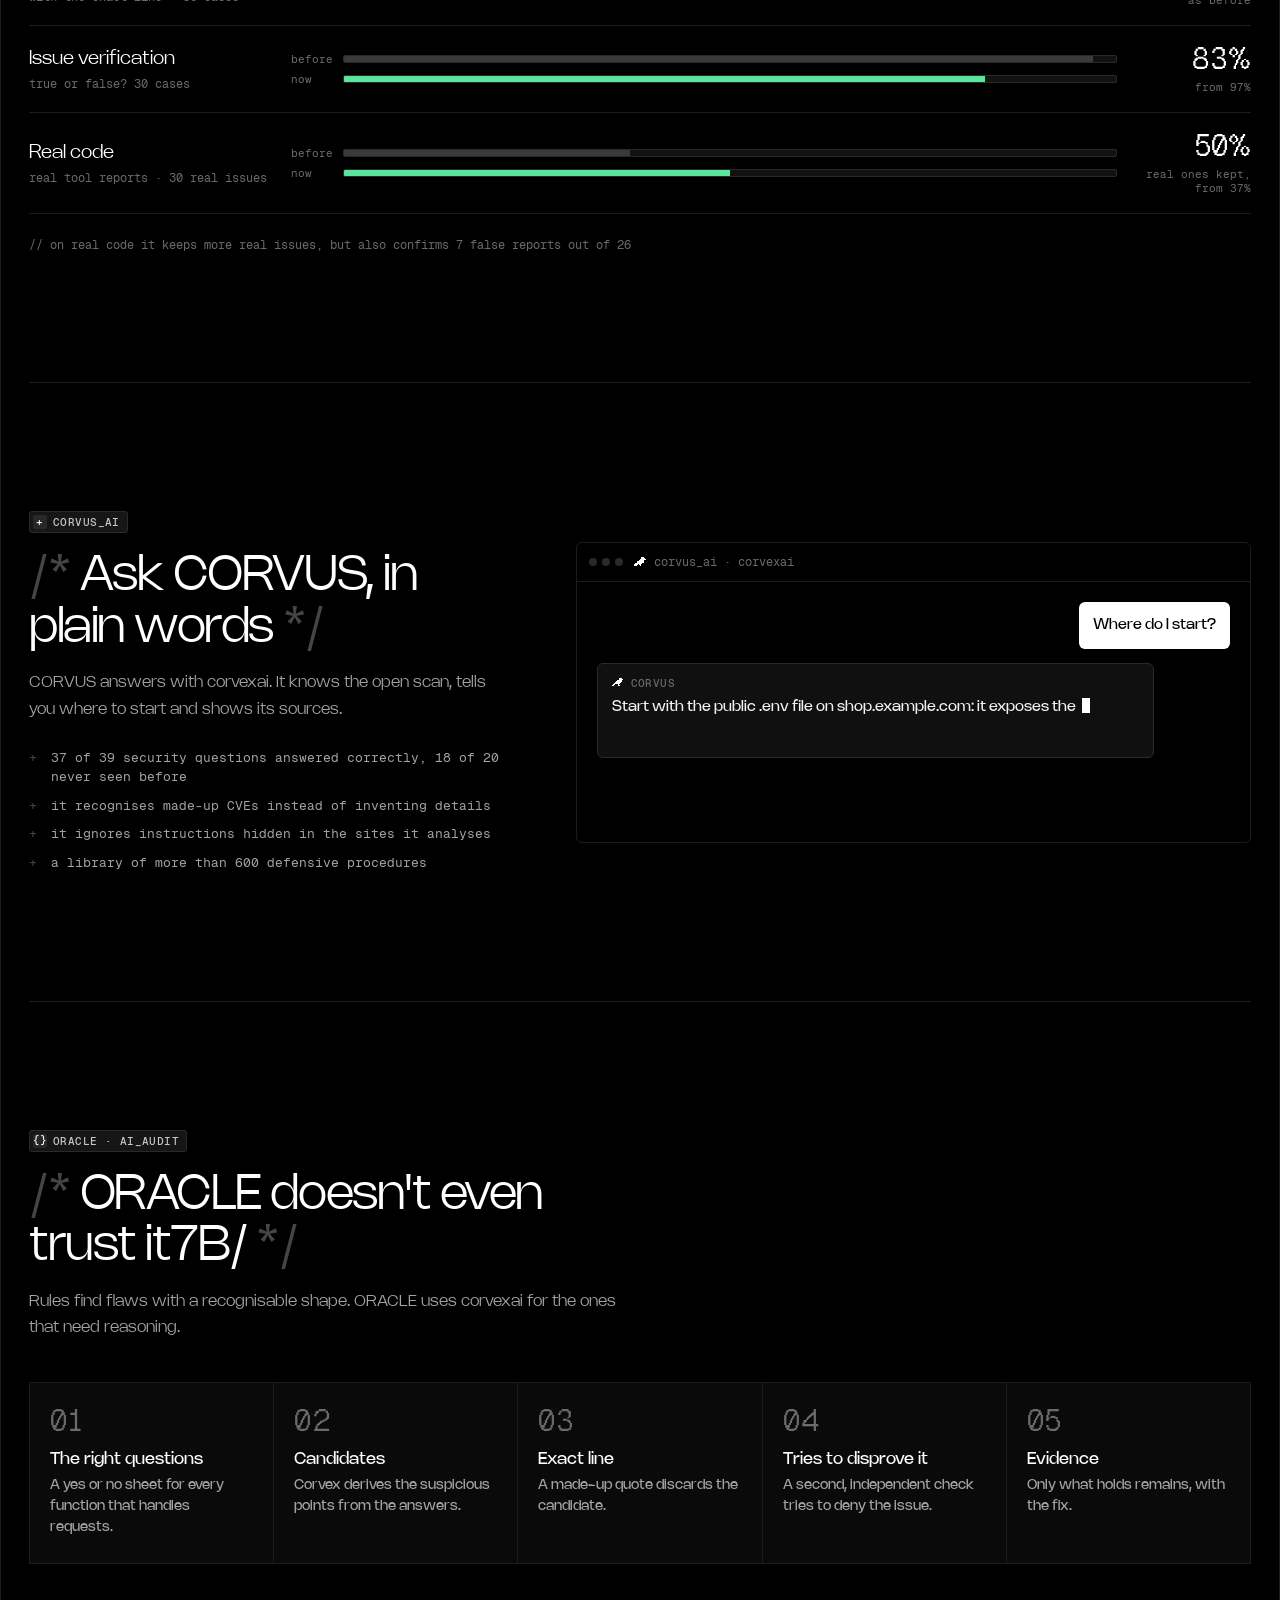
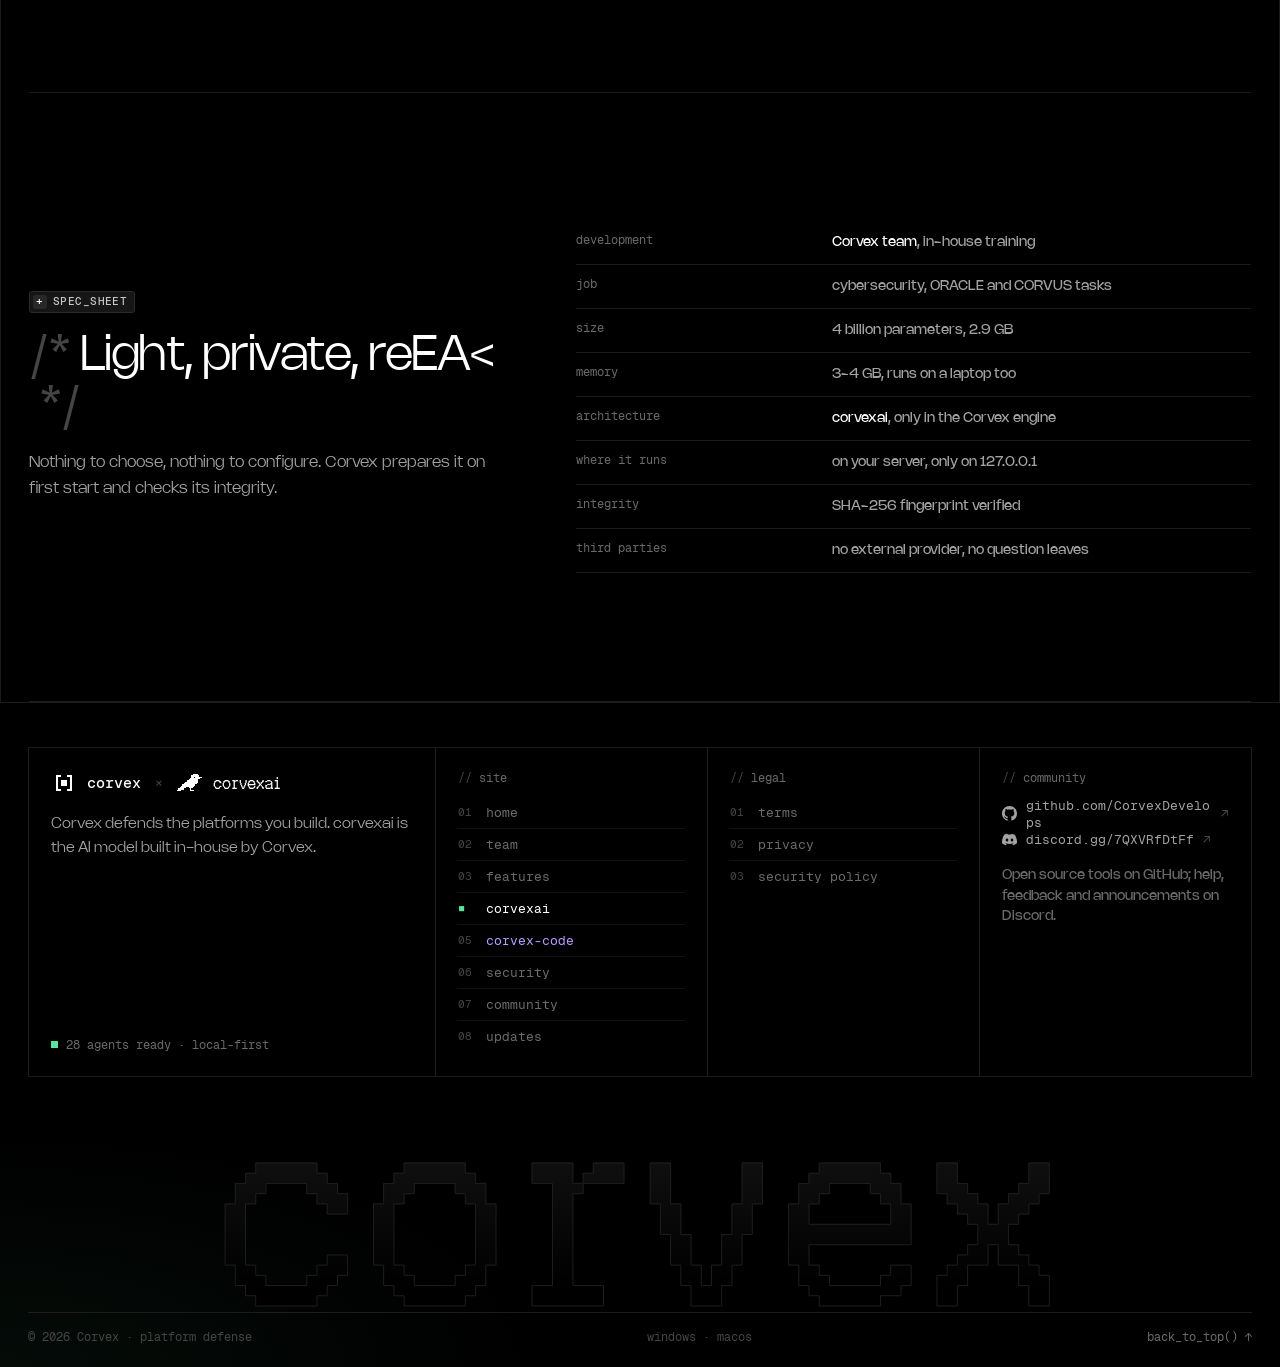
<file: corvexai.html>
<!doctype html>
<html lang="en">
<head>
  <meta charset="utf-8">
  <meta name="viewport" content="width=device-width, initial-scale=1, viewport-fit=cover">
  <meta name="theme-color" content="#000000">
  <title data-en="corvexai · Corvex's AI model" data-it="corvexai · il modello AI di Corvex">corvexai · Corvex's AI model</title>
  <meta data-it-content="corvexai è il modello AI sviluppato da Corvex per la sicurezza: trova da solo due falle su tre nel codice e gira sul tuo server." name="description" content="corvexai is the AI model built by Corvex for security: it finds two issues out of three in code on its own and runs on your server." data-en-content="corvexai is the AI model built by Corvex for security: it finds two issues out of three in code on its own and runs on your server.">
  <meta property="og:title" content="corvexai · il modello AI di Corvex">
  <meta property="og:description" content="Una squadra di agenti che mette alla prova le tue piattaforme, trova le falle e le corregge.">
  <meta property="og:type" content="website">
  <meta property="og:image" content="assets/og.png">
  <meta property="og:image:width" content="1280">
  <meta property="og:image:height" content="640">
  <meta name="twitter:card" content="summary_large_image">
  <meta http-equiv="Content-Security-Policy" content="default-src 'self'; script-src 'self'; style-src 'self' 'unsafe-inline'; img-src 'self' data:; font-src 'self'; media-src 'self'; connect-src 'none'; base-uri 'none'; form-action 'none'; object-src 'none'">
  <link rel="icon" href="assets/favicon.svg?v=3" type="image/svg+xml">
  <link rel="alternate icon" href="assets/favicon.ico?v=3" sizes="any">
  <link rel="apple-touch-icon" href="assets/apple-touch-icon.png?v=3">
  <link rel="preload" href="assets/fonts/Nohemi-Light.woff2" as="font" type="font/woff2" crossorigin>
  <link rel="preload" href="assets/fonts/GeistMono-Regular.woff2" as="font" type="font/woff2" crossorigin>
  <link rel="stylesheet" href="assets/corvex.css?v=41074c43fe">
  <link rel="stylesheet" href="sito.css?v=7431f39d85">
  <script defer src="assets/viste.js?v=2abf94fef3"></script>
  <script defer src="sito.js?v=bd48e72104"></script>
</head>
<body class="s-body" data-page="corvexai" data-path="~/corvexai">

<!-- header -->
<header class="s-top" id="top">
  <button class="s-mm" id="s-mm" type="button" aria-label="Menu" aria-controls="s-menu" aria-expanded="false"><span></span><span></span><span></span></button>
  <a class="s-brand" href="index.html" aria-label="Corvex"><img src="assets/logo.svg" alt=""><b>corvex</b><em class="s-pill"><i></i><span data-en="coming_soon" data-it="in_arrivo">coming_soon</span></em></a>
  <span class="search s-path" aria-hidden="true"><span class="lab"><span class="pr" data-en="guest@corvex" data-it="ospite@corvex">guest@corvex</span><span class="pw">~/corvexai</span><span class="ps">$</span><span class="cur"></span></span></span>
  <nav class="s-nav" id="s-menu" aria-label="Sezioni">
    <span class="s-nav-h" aria-hidden="true"><span data-en="guest@corvex" data-it="ospite@corvex">guest@corvex</span><span class="g">:~$</span> ls <span data-en="sections/" data-it="sezioni/">sections/</span></span>
    <a href="index.html" data-page="home">home</a>
    <a href="team.html" data-page="team">team</a>
    <a href="features.html" data-page="features" data-en="features" data-it="funzioni">features</a>
    <a href="corvexai.html" data-page="corvexai" class="on" aria-current="page">corvexai</a>
    <a href="trust.html" data-page="trust" data-en="security" data-it="sicurezza">security</a>
    <a href="community.html" data-page="community">community</a>
    <a href="updates.html" data-page="updates"><i class="nw-dot" aria-hidden="true"></i>updates</a>
    <span class="s-nav-sep" aria-hidden="true"></span>
    <a href="corvex-code.html" class="s-nav-cc" data-page="code"><img src="assets/corvex-code-viola.svg" alt="">corvex-code</a>
    <div class="s-nav-f"><span class="s-nav-st"><i></i><span data-en="28 agents ready" data-it="28 agenti pronti">28 agents ready</span></span><span class="btn s-locked" aria-disabled="true">download()<em data-en="soon" data-it="presto">soon</em></span></div>
  </nav>
  <div class="s-top-r">
    <div class="seg s-lang" role="group" aria-label="Lingua"><button type="button" data-lang="it">IT</button><button type="button" data-lang="en">EN</button></div>
    <a class="s-icb" href="https://discord.gg/7QXVRfDtFf" target="_blank" rel="noopener noreferrer" aria-label="Discord"><svg viewBox="0 0 24 24" aria-hidden="true"><path fill="currentColor" d="M20.317 4.3698a19.7913 19.7913 0 00-4.8851-1.5152.0741.0741 0 00-.0785.0371c-.211.3753-.4447.8648-.6083 1.2495-1.8447-.2762-3.68-.2762-5.4868 0-.1636-.3933-.4058-.8742-.6177-1.2495a.077.077 0 00-.0785-.037 19.7363 19.7363 0 00-4.8852 1.515.0699.0699 0 00-.0321.0277C.5334 9.0458-.319 13.5799.0992 18.0578a.0824.0824 0 00.0312.0561c2.0528 1.5076 4.0413 2.4228 5.9929 3.0294a.0777.0777 0 00.0842-.0276c.4616-.6304.8731-1.2952 1.226-1.9942a.076.076 0 00-.0416-.1057c-.6528-.2476-1.2743-.5495-1.8722-.8923a.077.077 0 01-.0076-.1277c.1258-.0943.2517-.1923.3718-.2914a.0743.0743 0 01.0776-.0105c3.9278 1.7933 8.18 1.7933 12.0614 0a.0739.0739 0 01.0785.0095c.1202.099.246.1981.3728.2924a.077.077 0 01-.0066.1276 12.2986 12.2986 0 01-1.873.8914.0766.0766 0 00-.0407.1067c.3604.698.7719 1.3628 1.225 1.9932a.076.076 0 00.0842.0286c1.961-.6067 3.9495-1.5219 6.0023-3.0294a.077.077 0 00.0313-.0552c.5004-5.177-.8382-9.6739-3.5485-13.6604a.061.061 0 00-.0312-.0286zM8.02 15.3312c-1.1825 0-2.1569-1.0857-2.1569-2.419 0-1.3332.9555-2.4189 2.157-2.4189 1.2108 0 2.1757 1.0952 2.1568 2.419 0 1.3332-.9555 2.4189-2.1569 2.4189zm7.9748 0c-1.1825 0-2.1569-1.0857-2.1569-2.419 0-1.3332.9554-2.4189 2.1569-2.4189 1.2108 0 2.1757 1.0952 2.1568 2.419 0 1.3332-.946 2.4189-2.1568 2.4189Z"/></svg></a>
    <a class="s-icb" href="https://github.com/CorvexDevelops" target="_blank" rel="noopener noreferrer" aria-label="GitHub"><svg viewBox="0 0 16 16" aria-hidden="true"><path fill="currentColor" d="M8 0C3.58 0 0 3.58 0 8c0 3.54 2.29 6.53 5.47 7.59.4.07.55-.17.55-.38 0-.19-.01-.82-.01-1.49-2.01.37-2.53-.49-2.69-.94-.09-.23-.48-.94-.82-1.13-.28-.15-.68-.52-.01-.53.63-.01 1.08.58 1.23.82.72 1.21 1.87.87 2.33.66.07-.52.28-.87.51-1.07-1.78-.2-3.64-.89-3.64-3.95 0-.87.31-1.59.82-2.15-.08-.2-.36-1.02.08-2.12 0 0 .67-.21 2.2.82.64-.18 1.32-.27 2-.27.68 0 1.36.09 2 .27 1.53-1.04 2.2-.82 2.2-.82.44 1.1.16 1.92.08 2.12.51.56.82 1.27.82 2.15 0 3.07-1.87 3.75-3.65 3.95.29.25.54.73.54 1.48 0 1.07-.01 1.93-.01 2.2 0 .21.15.46.55.38A8.013 8.013 0 0016 8c0-4.42-3.58-8-8-8z"/></svg></a>
    <span class="btn s-locked s-dl" aria-disabled="true">download()<em data-en="soon" data-it="presto">soon</em></span>
  </div>
</header>
<!-- /header -->

<section class="s-ph">
  <pre class="ascii s-ph-bg" data-shape="c" aria-hidden="true"></pre>
  <div class="s-ph-in">
    <span class="label s-rv"><i>+</i><span data-en="corvexai · in-house_development" data-it="corvexai · sviluppo_interno">corvexai · in-house_development</span></span>
    <div class="s-ai-wm s-rv"><img src="assets/corvus.svg" alt=""><b>corvexai</b></div>
    <h1 class="cm s-h1 s-rv"><span class="g">/*</span>&nbsp;<span class="d" data-en="Our AI model." data-it="Il nostro modello AI.">Our AI model.</span><br><span data-en="One job: security" data-it="Un solo mestiere: la sicurezza">One job: security</span>&nbsp;<span class="s-close"><span class="g">*/</span><span class="s-caret"></span></span></h1>
    <p class="s-sub s-rv" data-en="The Corvex team trained it on an analyst's real tasks: verifying issues, finding missing checks, recognising defenses. It runs on your server and questions never leave." data-it="Il team Corvex lo ha addestrato sui compiti reali di un analista: verificare le falle, trovare i controlli mancanti, riconoscere le difese. Gira sul tuo server e le domande non escono.">The Corvex team trained it on an analyst's real tasks: verifying issues, finding missing checks, recognising defenses. It runs on your server and questions never leave.</p>
  </div>
</section>

<main class="s-main">

<section class="s-sec" id="numeri">
  <div class="s-tiles s-rv">
    <div><span class="big">66%</span><span class="k" data-en="/ issues found on its own in the code" data-it="/ falle trovate da solo nel codice">/ issues found on its own in the code</span></div>
    <div><span class="big">96%</span><span class="k" data-en="/ issues found by the question sheet" data-it="/ falle trovate dalla scheda di domande">/ issues found by the question sheet</span></div>
    <div><span class="big">100%</span><span class="k" data-en="/ defenses recognised, with the exact line" data-it="/ difese riconosciute, con la riga esatta">/ defenses recognised, with the exact line</span></div>
    <div><span class="big">83%</span><span class="k" data-en="/ reported issues verified correctly" data-it="/ falle segnalate verificate correttamente">/ reported issues verified correctly</span></div>
  </div>
  <p class="s-os mono s-rv"><em data-en="// measured on cases it never saw in training" data-it="// misurato su casi mai visti in addestramento">// measured on cases it never saw in training</em></p>
</section>

<section class="s-sec" id="misure">
  <div class="s-head s-rv"><span class="label"><i>+</i><span data-en="measured · previous_version_vs_current" data-it="misurato · versione_precedente_e_attuale">measured · previous_version_vs_current</span></span>
    <h2 class="cm"><span class="g">/*</span>&nbsp;<span data-en="Measured, not claimed" data-it="Misurato, non dichiarato">Measured, not claimed</span>&nbsp;<span class="g">*/</span></h2>
    <p class="s-lead" data-en="Same cases for both versions, none of them used in training." data-it="Gli stessi casi per le due versioni, nessuno usato in addestramento.">Same cases for both versions, none of them used in training.</p></div>
  <div class="s-bars s-rv">
    <div><div><h3 data-en="Issues found on its own" data-it="Falle trovate da solo">Issues found on its own</h3><div class="sub" data-en="no question sheet · 29 issues" data-it="senza scheda di domande · 29 falle">no question sheet · 29 issues</div></div>
      <div class="s-bar"><div><span data-en="before" data-it="prima">before</span><s style="--w:0%"><i></i></s></div><div class="now"><span data-en="now" data-it="ora">now</span><s style="--w:66%"><i></i></s></div></div>
      <div class="val"><b>66%</b><span data-en="from 0%" data-it="da 0%">from 0%</span></div></div>
    <div><div><h3 data-en="Issues found" data-it="Falle trovate">Issues found</h3><div class="sub" data-en="question sheet · 23 issues" data-it="scheda di domande · 23 falle">question sheet · 23 issues</div></div>
      <div class="s-bar"><div><span data-en="before" data-it="prima">before</span><s style="--w:96%"><i></i></s></div><div class="now"><span data-en="now" data-it="ora">now</span><s style="--w:96%"><i></i></s></div></div>
      <div class="val"><b>96%</b><span data-en="false alarms from 6 to 4" data-it="falsi allarmi da 6 a 4">false alarms from 6 to 4</span></div></div>
    <div><div><h3 data-en="Defenses recognised" data-it="Difese riconosciute">Defenses recognised</h3><div class="sub" data-en="with the exact line · 30 cases" data-it="con la riga esatta · 30 casi">with the exact line · 30 cases</div></div>
      <div class="s-bar"><div><span data-en="before" data-it="prima">before</span><s style="--w:100%"><i></i></s></div><div class="now"><span data-en="now" data-it="ora">now</span><s style="--w:100%"><i></i></s></div></div>
      <div class="val"><b>100%</b><span data-en="as before" data-it="come prima">as before</span></div></div>
    <div><div><h3 data-en="Issue verification" data-it="Verifica delle falle">Issue verification</h3><div class="sub" data-en="true or false? 30 cases" data-it="vera o falsa? 30 casi">true or false? 30 cases</div></div>
      <div class="s-bar"><div><span data-en="before" data-it="prima">before</span><s style="--w:97%"><i></i></s></div><div class="now"><span data-en="now" data-it="ora">now</span><s style="--w:83%"><i></i></s></div></div>
      <div class="val"><b>83%</b><span data-en="from 97%" data-it="da 97%">from 97%</span></div></div>
    <div><div><h3 data-en="Real code" data-it="Codice reale">Real code</h3><div class="sub" data-en="real tool reports · 30 real issues" data-it="segnalazioni reali di altri strumenti · 30 falle vere">real tool reports · 30 real issues</div></div>
      <div class="s-bar"><div><span data-en="before" data-it="prima">before</span><s style="--w:37%"><i></i></s></div><div class="now"><span data-en="now" data-it="ora">now</span><s style="--w:50%"><i></i></s></div></div>
      <div class="val"><b>50%</b><span data-en="real ones kept, from 37%" data-it="vere tenute, da 37%">real ones kept, from 37%</span></div></div>
  </div>
  <p class="s-os mono s-rv"><em data-en="// on real code it keeps more real issues, but also confirms 7 false reports out of 26" data-it="// su codice reale tiene più falle vere, ma conferma anche 7 segnalazioni false su 26">// on real code it keeps more real issues, but also confirms 7 false reports out of 26</em></p>
</section>

<section class="s-sec s-split">
  <div class="s-head s-rv"><span class="label"><i>+</i>corvus_ai</span>
    <h2 class="cm"><span class="g">/*</span>&nbsp;<span data-en="Ask CORVUS, in plain words" data-it="Chiedi a CORVUS, in parole semplici">Ask CORVUS, in plain words</span>&nbsp;<span class="g">*/</span></h2>
    <p class="s-lead" data-en="CORVUS answers with corvexai. It knows the open scan, tells you where to start and shows its sources." data-it="CORVUS risponde con corvexai. Conosce la scansione aperta, ti dice da dove iniziare e mostra le fonti.">CORVUS answers with corvexai. It knows the open scan, tells you where to start and shows its sources.</p>
    <ul class="s-ticks">
      <li data-en="37 of 39 security questions answered correctly, 18 of 20 never seen before" data-it="37 domande di sicurezza su 39 risposte bene, 18 su 20 mai viste prima">37 of 39 security questions answered correctly, 18 of 20 never seen before</li>
      <li data-en="it recognises made-up CVEs instead of inventing details" data-it="riconosce le CVE inventate invece di inventare dettagli">it recognises made-up CVEs instead of inventing details</li>
      <li data-en="it ignores instructions hidden in the sites it analyses" data-it="ignora le istruzioni nascoste nei siti che analizza">it ignores instructions hidden in the sites it analyses</li>
      <li data-en="a library of more than 600 defensive procedures" data-it="una biblioteca di oltre 600 procedure difensive">a library of more than 600 defensive procedures</li>
    </ul></div>
  <div class="s-chat s-rv" id="chat">
    <div class="term-h"><span class="dots"><i></i><i></i><i></i></span><img class="s-corvus" src="assets/corvus.svg" alt="">corvus_ai · corvexai</div>
    <div class="s-chat-b">
      <div class="s-msg me" data-en="Where do I start?" data-it="Da dove inizio?">Where do I start?</div>
      <div class="s-msg ai"><b><img src="assets/corvus.svg" alt="">CORVUS</b><span id="chat-a"></span><i class="s-cur"></i><small class="s-src" id="chat-src"></small></div>
    </div>
  </div>
</section>

<section class="s-sec" id="oracle">
  <div class="s-head s-rv"><span class="label"><i>{}</i><span data-en="oracle · ai_audit" data-it="oracle · audit_ai">oracle · ai_audit</span></span>
    <h2 class="cm"><span class="g">/*</span>&nbsp;<span data-en="ORACLE doesn't even trust itself" data-it="ORACLE non si fida neanche di se stesso">ORACLE doesn't even trust itself</span>&nbsp;<span class="g">*/</span></h2>
    <p class="s-lead" data-en="Rules find flaws with a recognisable shape. ORACLE uses corvexai for the ones that need reasoning." data-it="Le regole trovano le falle con una forma riconoscibile. ORACLE usa corvexai per quelle che richiedono ragionamento.">Rules find flaws with a recognisable shape. ORACLE uses corvexai for the ones that need reasoning.</p></div>
  <div class="s-flow">
    <div class="s-rv"><span class="px">01</span><h4 data-en="The right questions" data-it="Le domande giuste">The right questions</h4><p data-en="A yes or no sheet for every function that handles requests." data-it="Una scheda sì o no per ogni funzione che riceve richieste.">A yes or no sheet for every function that handles requests.</p></div>
    <div class="s-rv"><span class="px">02</span><h4 data-en="Candidates" data-it="Candidati">Candidates</h4><p data-en="Corvex derives the suspicious points from the answers." data-it="Corvex ricava i punti sospetti dalle risposte.">Corvex derives the suspicious points from the answers.</p></div>
    <div class="s-rv"><span class="px">03</span><h4 data-en="Exact line" data-it="Riga esatta">Exact line</h4><p data-en="A made-up quote discards the candidate." data-it="Una citazione inventata scarta il candidato.">A made-up quote discards the candidate.</p></div>
    <div class="s-rv"><span class="px">04</span><h4 data-en="Tries to disprove it" data-it="Si fa smentire">Tries to disprove it</h4><p data-en="A second, independent check tries to deny the issue." data-it="Un secondo controllo indipendente prova a negare la falla.">A second, independent check tries to deny the issue.</p></div>
    <div class="s-rv"><span class="px">05</span><h4 data-en="Evidence" data-it="Prova">Evidence</h4><p data-en="Only what holds remains, with the fix." data-it="Resta solo ciò che regge, con la correzione.">Only what holds remains, with the fix.</p></div>
  </div>
</section>

<section class="s-sec s-split">
  <div class="s-head s-rv"><span class="label"><i>+</i><span data-en="spec_sheet" data-it="scheda_tecnica">spec_sheet</span></span>
    <h2 class="cm"><span class="g">/*</span>&nbsp;<span data-en="Light, private, ready" data-it="Leggero, privato, già pronto">Light, private, ready</span>&nbsp;<span class="g">*/</span></h2>
    <p class="s-lead" data-en="Nothing to choose, nothing to configure. Corvex prepares it on first start and checks its integrity." data-it="Niente da scegliere, niente da configurare. Corvex lo prepara al primo avvio e ne verifica l&#x27;integrità.">Nothing to choose, nothing to configure. Corvex prepares it on first start and checks its integrity.</p></div>
  <table class="s-spec s-rv">
    <tr><td data-en="development" data-it="sviluppo">development</td><td data-en="&lt;b&gt;Corvex team&lt;/b&gt;, in-house training" data-it="&lt;b&gt;Team Corvex&lt;/b&gt;, addestramento interno"><b>Corvex team</b>, in-house training</td></tr>
    <tr><td data-en="job" data-it="mestiere">job</td><td data-en="cybersecurity, ORACLE and CORVUS tasks" data-it="cybersecurity, compiti di ORACLE e CORVUS">cybersecurity, ORACLE and CORVUS tasks</td></tr>
    <tr><td data-en="size" data-it="dimensione">size</td><td data-en="4 billion parameters, 2.9 GB" data-it="4 miliardi di parametri, 2,9 GB">4 billion parameters, 2.9 GB</td></tr>
    <tr><td data-en="memory" data-it="memoria">memory</td><td data-en="3-4 GB, runs on a laptop too" data-it="3-4 GB, gira anche su un portatile">3-4 GB, runs on a laptop too</td></tr>
    <tr><td data-en="architecture" data-it="architettura">architecture</td><td data-en="&lt;b&gt;corvexai&lt;/b&gt;, only in the Corvex engine" data-it="&lt;b&gt;corvexai&lt;/b&gt;, solo nel motore Corvex"><b>corvexai</b>, only in the Corvex engine</td></tr>
    <tr><td data-en="where it runs" data-it="dove gira">where it runs</td><td data-en="on your server, only on 127.0.0.1" data-it="sul tuo server, solo su 127.0.0.1">on your server, only on 127.0.0.1</td></tr>
    <tr><td data-en="integrity" data-it="integrità">integrity</td><td data-en="SHA-256 fingerprint verified" data-it="impronta SHA-256 verificata">SHA-256 fingerprint verified</td></tr>
    <tr><td data-en="third parties" data-it="terze parti">third parties</td><td data-en="no external provider, no question leaves" data-it="nessun fornitore esterno, nessuna domanda esce">no external provider, no question leaves</td></tr>
  </table>
</section>

</main>

<!-- footer -->
<footer class="s-foot2">
  <div class="s-f-grid">
    <div class="s-f-cell s-f-main">
      <div class="s-f-brands">
        <a class="s-brand" href="index.html" aria-label="Corvex"><img src="assets/logo.svg" alt=""><b>corvex</b></a>
        <span class="s-f-x" aria-hidden="true">×</span>
        <a class="s-brand s-f-ai" href="corvexai.html" aria-label="corvexai"><img src="assets/corvus.svg" alt=""><b>corvexai</b></a>
      </div>
      <p class="s-f-claim" data-en="Corvex defends the platforms you build. corvexai is the AI model built in-house by Corvex." data-it="Corvex difende le piattaforme che costruisci. corvexai è il modello AI sviluppato da Corvex.">Corvex defends the platforms you build. corvexai is the AI model built in-house by Corvex.</p>
      <span class="s-nav-st"><i></i><span data-en="28 agents ready · local-first" data-it="28 agenti pronti · tutto in locale">28 agents ready · local-first</span></span>
    </div>
    <div class="s-f-cell"><h4><span class="g">//</span> <span data-en="site" data-it="sito">site</span></h4>
      <nav class="s-foot-nav s-f-list">
        <a href="index.html" data-page="home">home</a><a href="team.html" data-page="team">team</a><a href="features.html" data-page="features" data-en="features" data-it="funzioni">features</a>
        <a href="corvexai.html" data-page="corvexai" class="on" aria-current="page">corvexai</a><a href="corvex-code.html" class="s-f-cc" data-page="code">corvex-code</a><a href="trust.html" data-page="trust" data-en="security" data-it="sicurezza">security</a><a href="community.html" data-page="community">community</a><a href="updates.html" data-page="updates">updates</a>
      </nav></div>
    <div class="s-f-cell"><h4><span class="g">//</span> <span data-en="legal" data-it="legale">legal</span></h4>
      <nav class="s-foot-nav s-f-list"><a href="legal/terms.html" data-en="terms" data-it="termini">terms</a><a href="legal/privacy.html">privacy</a><a href="legal/security.html" data-en="security policy" data-it="politica di sicurezza">security policy</a></nav></div>
    <div class="s-f-cell"><h4><span class="g">//</span> community</h4>
      <a class="s-gh" href="https://github.com/CorvexDevelops" target="_blank" rel="noopener noreferrer"><svg viewBox="0 0 16 16" aria-hidden="true"><path fill="currentColor" d="M8 0C3.58 0 0 3.58 0 8c0 3.54 2.29 6.53 5.47 7.59.4.07.55-.17.55-.38 0-.19-.01-.82-.01-1.49-2.01.37-2.53-.49-2.69-.94-.09-.23-.48-.94-.82-1.13-.28-.15-.68-.52-.01-.53.63-.01 1.08.58 1.23.82.72 1.21 1.87.87 2.33.66.07-.52.28-.87.51-1.07-1.78-.2-3.64-.89-3.64-3.95 0-.87.31-1.59.82-2.15-.08-.2-.36-1.02.08-2.12 0 0 .67-.21 2.2.82.64-.18 1.32-.27 2-.27.68 0 1.36.09 2 .27 1.53-1.04 2.2-.82 2.2-.82.44 1.1.16 1.92.08 2.12.51.56.82 1.27.82 2.15 0 3.07-1.87 3.75-3.65 3.95.29.25.54.73.54 1.48 0 1.07-.01 1.93-.01 2.2 0 .21.15.46.55.38A8.013 8.013 0 0016 8c0-4.42-3.58-8-8-8z"/></svg><span>github.com/CorvexDevelops</span><em aria-hidden="true">↗</em></a>
      <a class="s-gh" href="https://discord.gg/7QXVRfDtFf" target="_blank" rel="noopener noreferrer"><svg viewBox="0 0 24 24" aria-hidden="true"><path fill="currentColor" d="M20.317 4.3698a19.7913 19.7913 0 00-4.8851-1.5152.0741.0741 0 00-.0785.0371c-.211.3753-.4447.8648-.6083 1.2495-1.8447-.2762-3.68-.2762-5.4868 0-.1636-.3933-.4058-.8742-.6177-1.2495a.077.077 0 00-.0785-.037 19.7363 19.7363 0 00-4.8852 1.515.0699.0699 0 00-.0321.0277C.5334 9.0458-.319 13.5799.0992 18.0578a.0824.0824 0 00.0312.0561c2.0528 1.5076 4.0413 2.4228 5.9929 3.0294a.0777.0777 0 00.0842-.0276c.4616-.6304.8731-1.2952 1.226-1.9942a.076.076 0 00-.0416-.1057c-.6528-.2476-1.2743-.5495-1.8722-.8923a.077.077 0 01-.0076-.1277c.1258-.0943.2517-.1923.3718-.2914a.0743.0743 0 01.0776-.0105c3.9278 1.7933 8.18 1.7933 12.0614 0a.0739.0739 0 01.0785.0095c.1202.099.246.1981.3728.2924a.077.077 0 01-.0066.1276 12.2986 12.2986 0 01-1.873.8914.0766.0766 0 00-.0407.1067c.3604.698.7719 1.3628 1.225 1.9932a.076.076 0 00.0842.0286c1.961-.6067 3.9495-1.5219 6.0023-3.0294a.077.077 0 00.0313-.0552c.5004-5.177-.8382-9.6739-3.5485-13.6604a.061.061 0 00-.0312-.0286zM8.02 15.3312c-1.1825 0-2.1569-1.0857-2.1569-2.419 0-1.3332.9555-2.4189 2.157-2.4189 1.2108 0 2.1757 1.0952 2.1568 2.419 0 1.3332-.9555 2.4189-2.1569 2.4189zm7.9748 0c-1.1825 0-2.1569-1.0857-2.1569-2.419 0-1.3332.9554-2.4189 2.1569-2.4189 1.2108 0 2.1757 1.0952 2.1568 2.419 0 1.3332-.946 2.4189-2.1568 2.4189Z"/></svg><span>discord.gg/7QXVRfDtFf</span><em aria-hidden="true">↗</em></a>
      <p class="s-f-note" data-en="Open source tools on GitHub; help, feedback and announcements on Discord." data-it="Strumenti open source su GitHub; aiuto, feedback e annunci su Discord.">Open source tools on GitHub; help, feedback and announcements on Discord.</p></div>
  </div>
  <div class="s-f-word" aria-hidden="true">corvex</div>
  <div class="s-f-bot"><span data-en="© 2026 Corvex · platform defense" data-it="© 2026 Corvex · difesa delle piattaforme">© 2026 Corvex · platform defense</span><span>windows · macos</span><a class="s-f-up" href="#top" data-en="back_to_top() ↑" data-it="torna_su() ↑">back_to_top() ↑</a></div>
</footer>
<!-- /footer -->

</body>
</html>
</file>
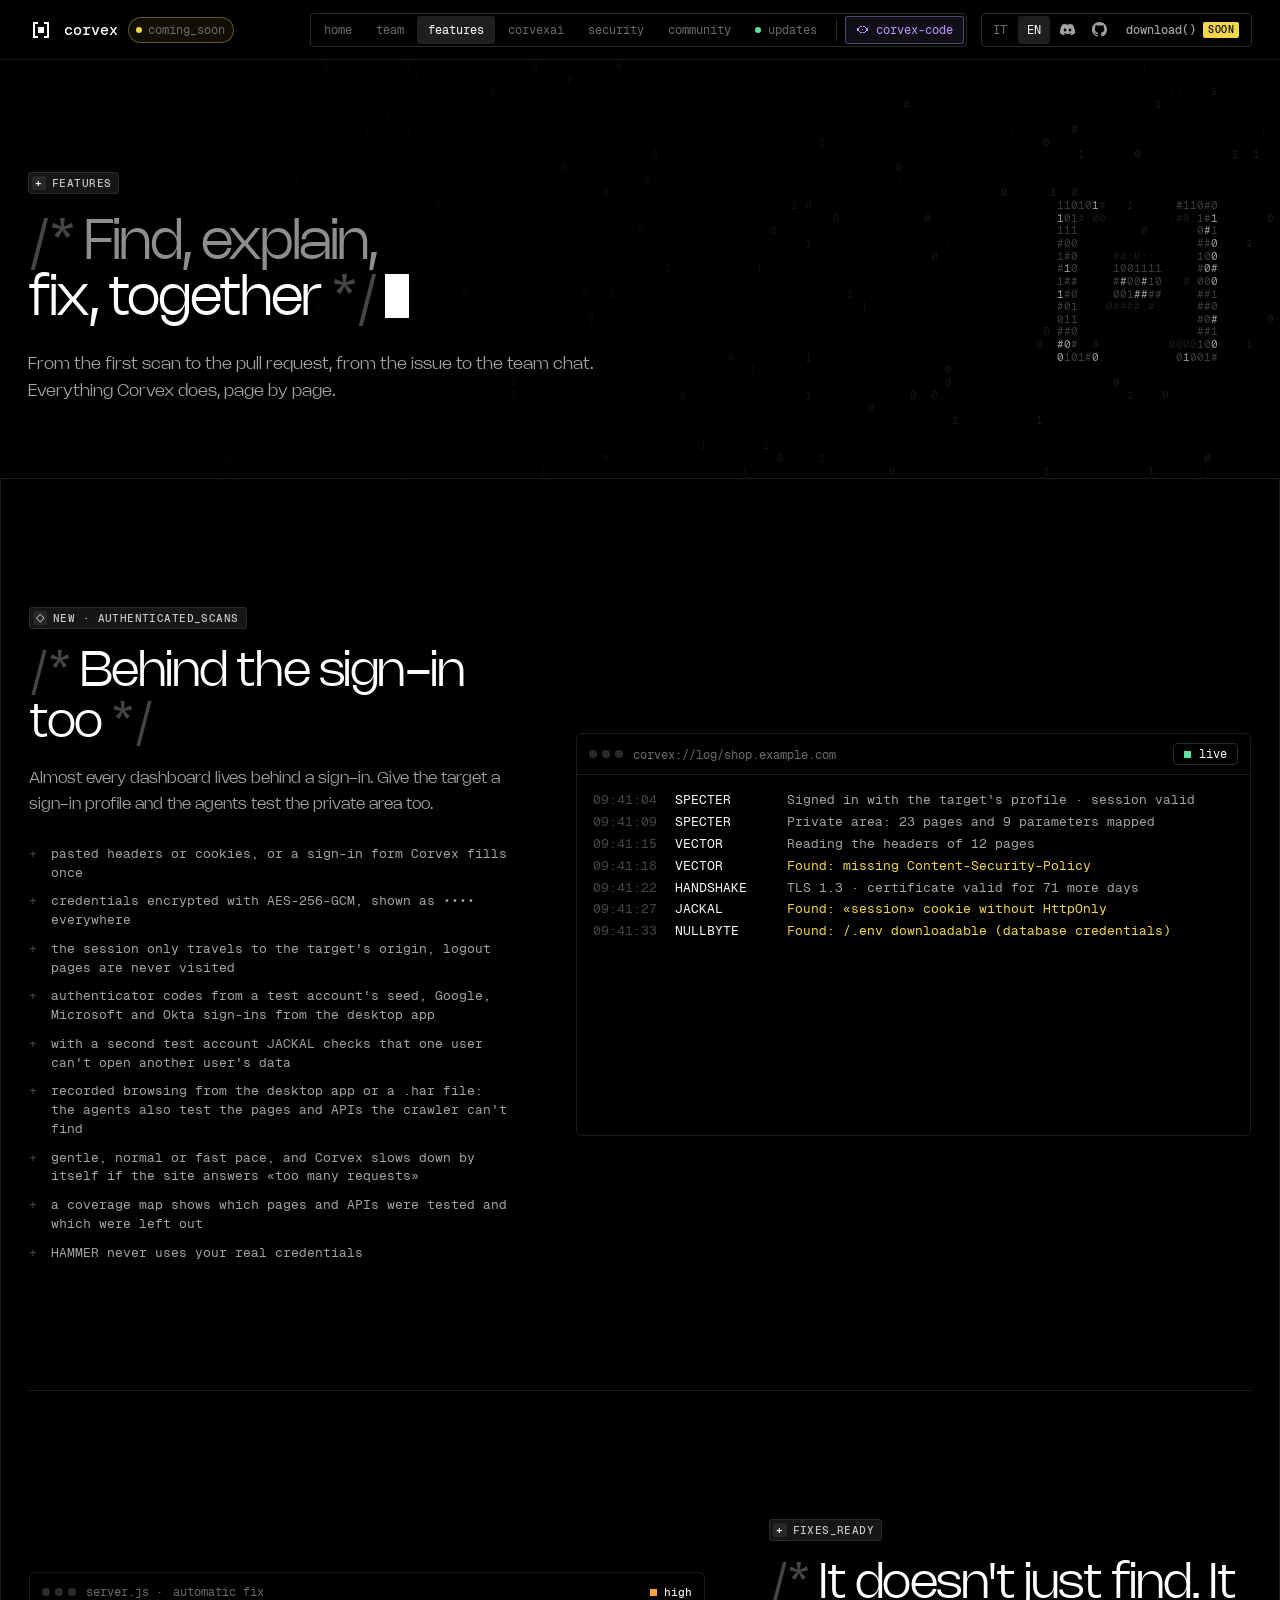
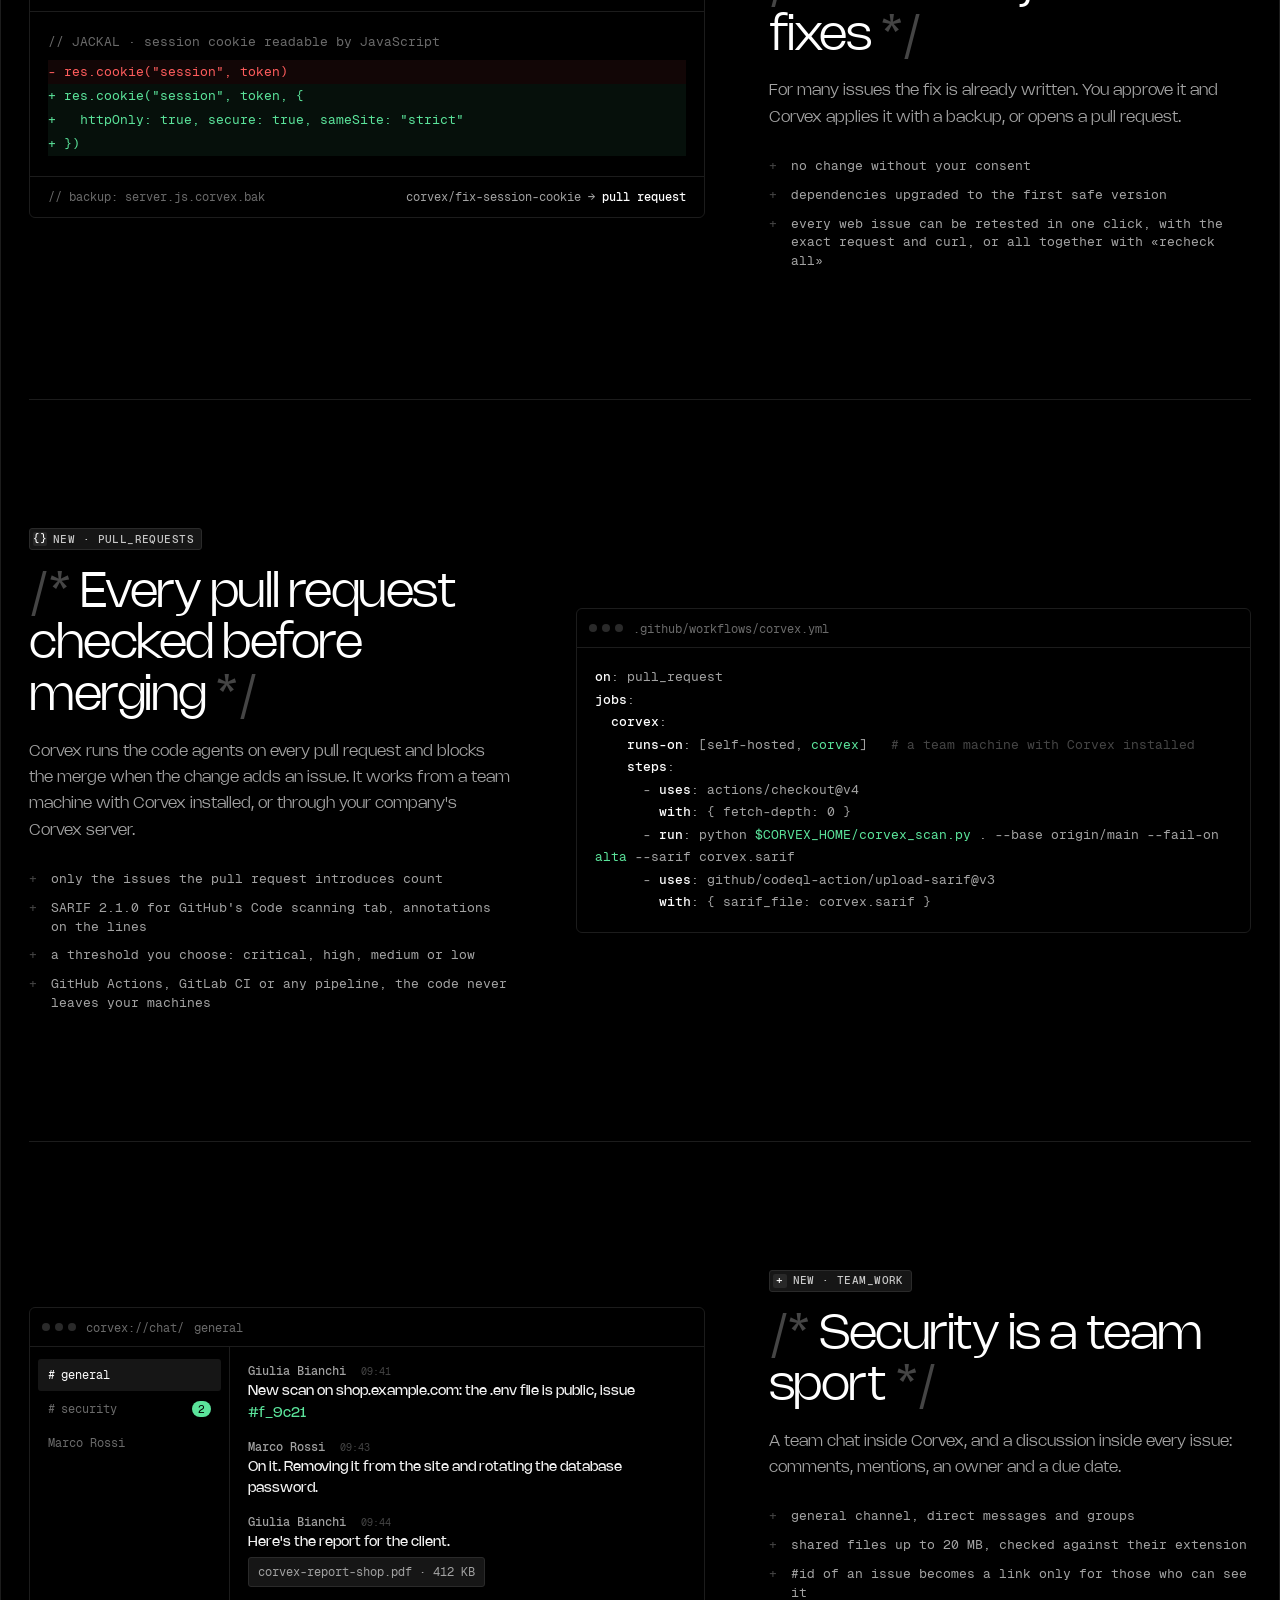
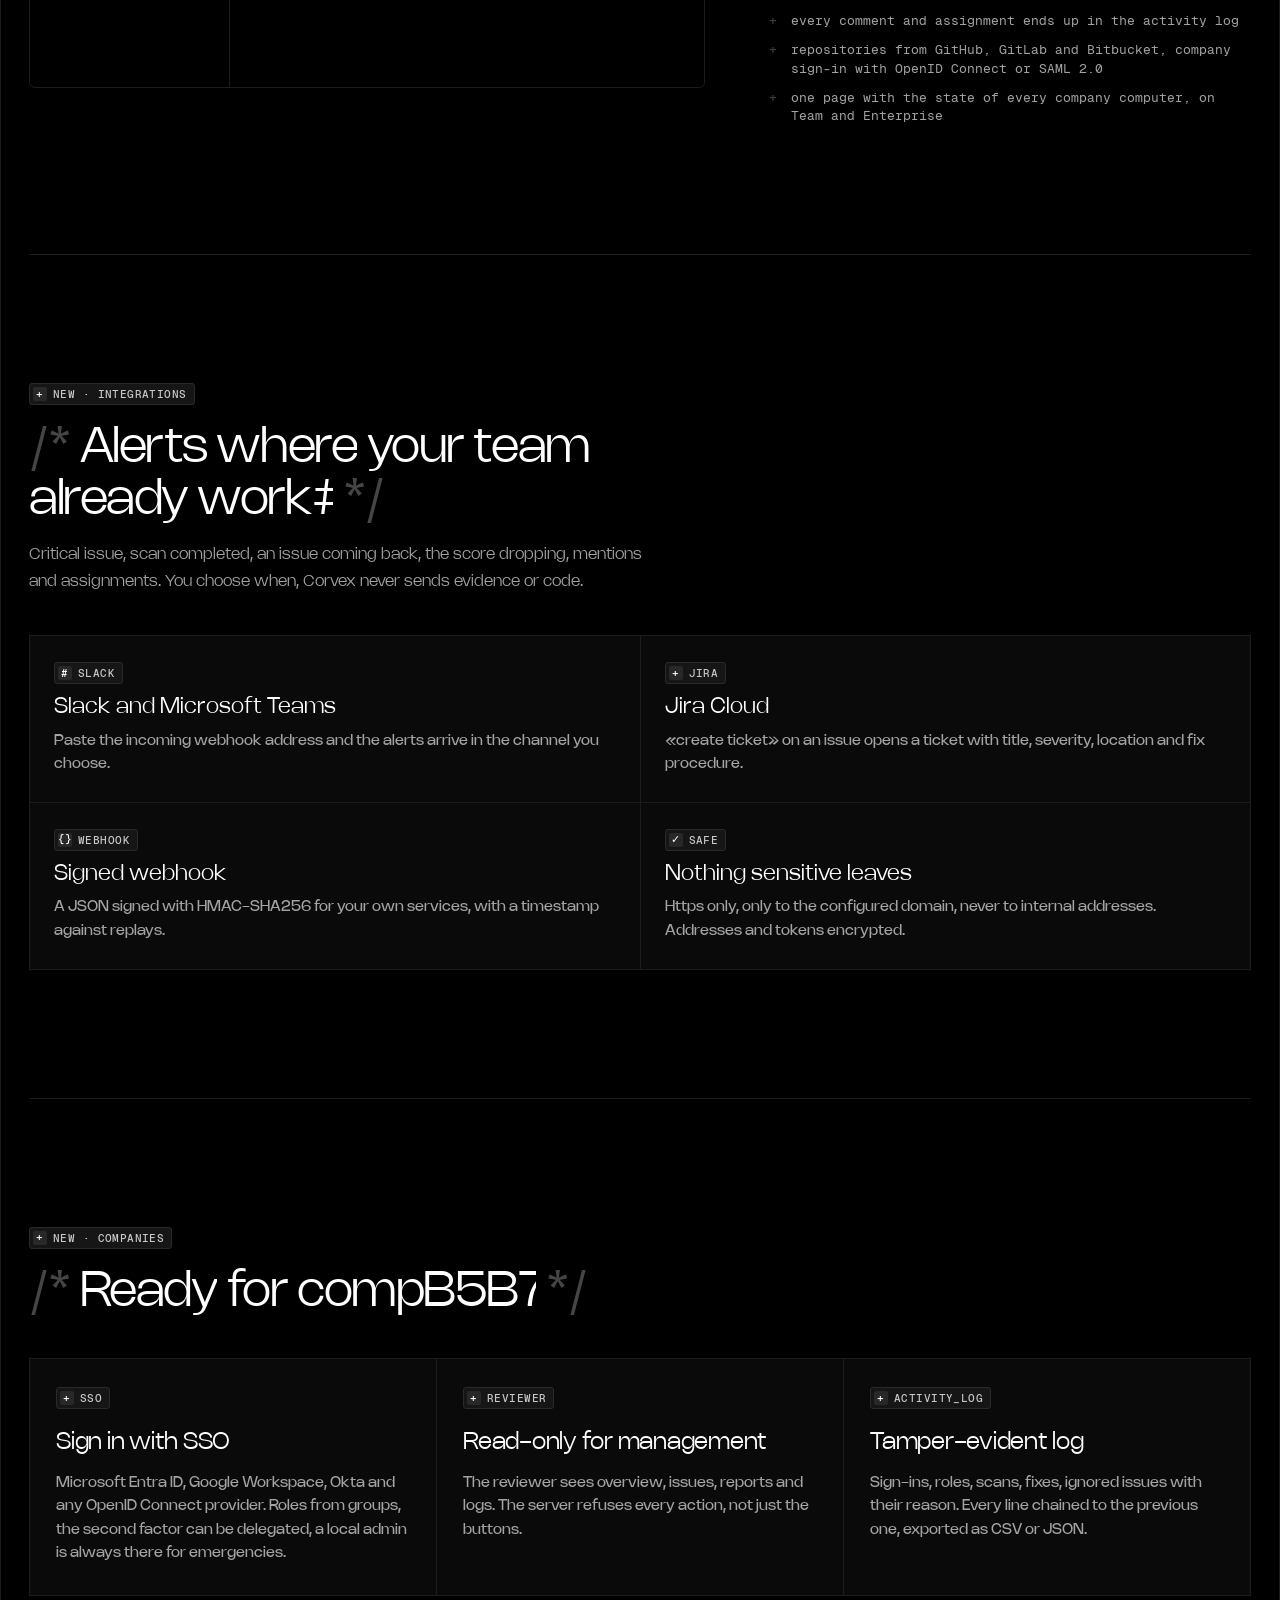
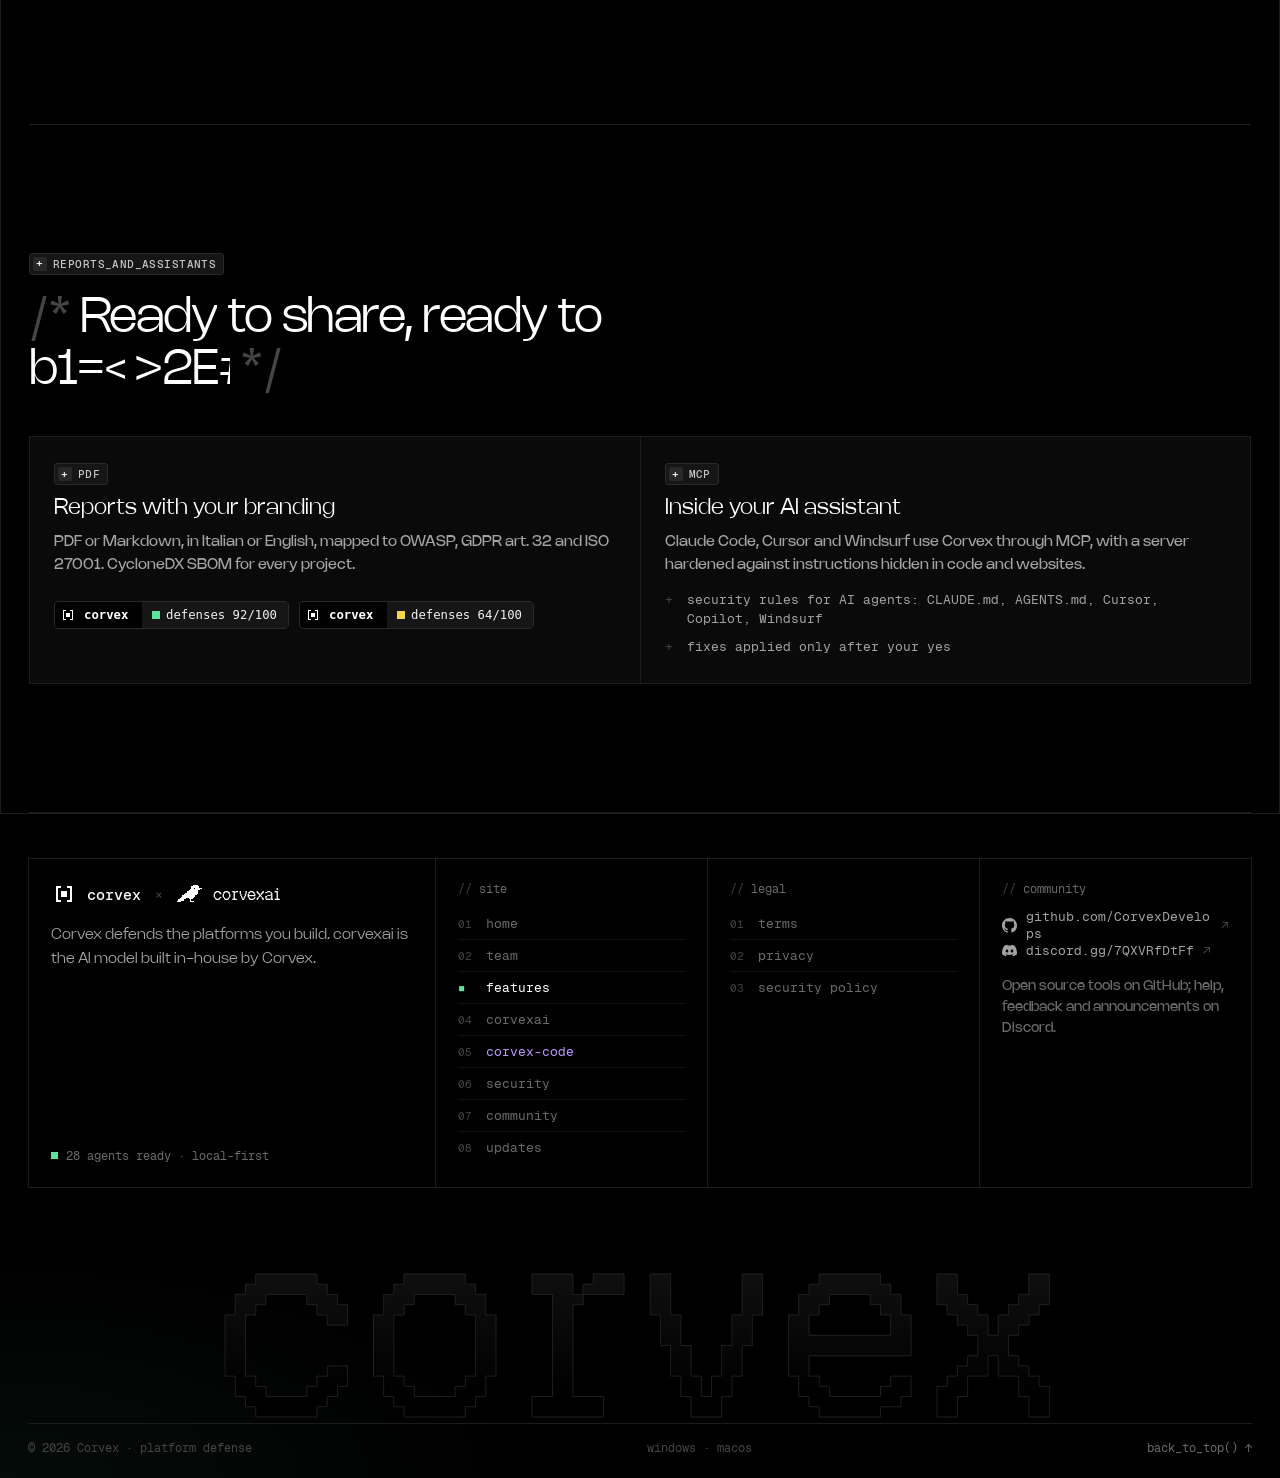
<file: features.html>
<!doctype html>
<html lang="en">
<head>
  <meta charset="utf-8">
  <meta name="viewport" content="width=device-width, initial-scale=1, viewport-fit=cover">
  <meta name="theme-color" content="#000000">
  <title data-en="Corvex · features" data-it="Corvex · funzioni">Corvex · features</title>
  <meta data-it-content="Scansioni dietro il login, correzioni, controllo delle pull request, chat del team, integrazioni, SSO e rapporti." name="description" content="Scans behind the sign-in, fixes, pull request checks, team chat, integrations, SSO and reports." data-en-content="Scans behind the sign-in, fixes, pull request checks, team chat, integrations, SSO and reports.">
  <meta property="og:title" content="Corvex · funzioni">
  <meta property="og:description" content="Una squadra di agenti che mette alla prova le tue piattaforme, trova le falle e le corregge.">
  <meta property="og:type" content="website">
  <meta property="og:image" content="assets/og.png">
  <meta property="og:image:width" content="1280">
  <meta property="og:image:height" content="640">
  <meta name="twitter:card" content="summary_large_image">
  <meta http-equiv="Content-Security-Policy" content="default-src 'self'; script-src 'self'; style-src 'self' 'unsafe-inline'; img-src 'self' data:; font-src 'self'; media-src 'self'; connect-src 'none'; base-uri 'none'; form-action 'none'; object-src 'none'">
  <link rel="icon" href="assets/favicon.svg?v=3" type="image/svg+xml">
  <link rel="alternate icon" href="assets/favicon.ico?v=3" sizes="any">
  <link rel="apple-touch-icon" href="assets/apple-touch-icon.png?v=3">
  <link rel="preload" href="assets/fonts/Nohemi-Light.woff2" as="font" type="font/woff2" crossorigin>
  <link rel="preload" href="assets/fonts/GeistMono-Regular.woff2" as="font" type="font/woff2" crossorigin>
  <link rel="stylesheet" href="assets/corvex.css?v=41074c43fe">
  <link rel="stylesheet" href="sito.css?v=7431f39d85">
  <script defer src="assets/viste.js?v=2abf94fef3"></script>
  <script defer src="sito.js?v=bd48e72104"></script>
</head>
<body class="s-body" data-page="features" data-path="~/funzioni" data-path-en="~/features">

<!-- header -->
<header class="s-top" id="top">
  <button class="s-mm" id="s-mm" type="button" aria-label="Menu" aria-controls="s-menu" aria-expanded="false"><span></span><span></span><span></span></button>
  <a class="s-brand" href="index.html" aria-label="Corvex"><img src="assets/logo.svg" alt=""><b>corvex</b><em class="s-pill"><i></i><span data-en="coming_soon" data-it="in_arrivo">coming_soon</span></em></a>
  <span class="search s-path" aria-hidden="true"><span class="lab"><span class="pr" data-en="guest@corvex" data-it="ospite@corvex">guest@corvex</span><span class="pw" data-en="~/features" data-it="~/funzioni">~/features</span><span class="ps">$</span><span class="cur"></span></span></span>
  <nav class="s-nav" id="s-menu" aria-label="Sezioni">
    <span class="s-nav-h" aria-hidden="true"><span data-en="guest@corvex" data-it="ospite@corvex">guest@corvex</span><span class="g">:~$</span> ls <span data-en="sections/" data-it="sezioni/">sections/</span></span>
    <a href="index.html" data-page="home">home</a>
    <a href="team.html" data-page="team">team</a>
    <a href="features.html" data-page="features" class="on" aria-current="page" data-en="features" data-it="funzioni">features</a>
    <a href="corvexai.html" data-page="corvexai">corvexai</a>
    <a href="trust.html" data-page="trust" data-en="security" data-it="sicurezza">security</a>
    <a href="community.html" data-page="community">community</a>
    <a href="updates.html" data-page="updates"><i class="nw-dot" aria-hidden="true"></i>updates</a>
    <span class="s-nav-sep" aria-hidden="true"></span>
    <a href="corvex-code.html" class="s-nav-cc" data-page="code"><img src="assets/corvex-code-viola.svg" alt="">corvex-code</a>
    <div class="s-nav-f"><span class="s-nav-st"><i></i><span data-en="28 agents ready" data-it="28 agenti pronti">28 agents ready</span></span><span class="btn s-locked" aria-disabled="true">download()<em data-en="soon" data-it="presto">soon</em></span></div>
  </nav>
  <div class="s-top-r">
    <div class="seg s-lang" role="group" aria-label="Lingua"><button type="button" data-lang="it">IT</button><button type="button" data-lang="en">EN</button></div>
    <a class="s-icb" href="https://discord.gg/7QXVRfDtFf" target="_blank" rel="noopener noreferrer" aria-label="Discord"><svg viewBox="0 0 24 24" aria-hidden="true"><path fill="currentColor" d="M20.317 4.3698a19.7913 19.7913 0 00-4.8851-1.5152.0741.0741 0 00-.0785.0371c-.211.3753-.4447.8648-.6083 1.2495-1.8447-.2762-3.68-.2762-5.4868 0-.1636-.3933-.4058-.8742-.6177-1.2495a.077.077 0 00-.0785-.037 19.7363 19.7363 0 00-4.8852 1.515.0699.0699 0 00-.0321.0277C.5334 9.0458-.319 13.5799.0992 18.0578a.0824.0824 0 00.0312.0561c2.0528 1.5076 4.0413 2.4228 5.9929 3.0294a.0777.0777 0 00.0842-.0276c.4616-.6304.8731-1.2952 1.226-1.9942a.076.076 0 00-.0416-.1057c-.6528-.2476-1.2743-.5495-1.8722-.8923a.077.077 0 01-.0076-.1277c.1258-.0943.2517-.1923.3718-.2914a.0743.0743 0 01.0776-.0105c3.9278 1.7933 8.18 1.7933 12.0614 0a.0739.0739 0 01.0785.0095c.1202.099.246.1981.3728.2924a.077.077 0 01-.0066.1276 12.2986 12.2986 0 01-1.873.8914.0766.0766 0 00-.0407.1067c.3604.698.7719 1.3628 1.225 1.9932a.076.076 0 00.0842.0286c1.961-.6067 3.9495-1.5219 6.0023-3.0294a.077.077 0 00.0313-.0552c.5004-5.177-.8382-9.6739-3.5485-13.6604a.061.061 0 00-.0312-.0286zM8.02 15.3312c-1.1825 0-2.1569-1.0857-2.1569-2.419 0-1.3332.9555-2.4189 2.157-2.4189 1.2108 0 2.1757 1.0952 2.1568 2.419 0 1.3332-.9555 2.4189-2.1569 2.4189zm7.9748 0c-1.1825 0-2.1569-1.0857-2.1569-2.419 0-1.3332.9554-2.4189 2.1569-2.4189 1.2108 0 2.1757 1.0952 2.1568 2.419 0 1.3332-.946 2.4189-2.1568 2.4189Z"/></svg></a>
    <a class="s-icb" href="https://github.com/CorvexDevelops" target="_blank" rel="noopener noreferrer" aria-label="GitHub"><svg viewBox="0 0 16 16" aria-hidden="true"><path fill="currentColor" d="M8 0C3.58 0 0 3.58 0 8c0 3.54 2.29 6.53 5.47 7.59.4.07.55-.17.55-.38 0-.19-.01-.82-.01-1.49-2.01.37-2.53-.49-2.69-.94-.09-.23-.48-.94-.82-1.13-.28-.15-.68-.52-.01-.53.63-.01 1.08.58 1.23.82.72 1.21 1.87.87 2.33.66.07-.52.28-.87.51-1.07-1.78-.2-3.64-.89-3.64-3.95 0-.87.31-1.59.82-2.15-.08-.2-.36-1.02.08-2.12 0 0 .67-.21 2.2.82.64-.18 1.32-.27 2-.27.68 0 1.36.09 2 .27 1.53-1.04 2.2-.82 2.2-.82.44 1.1.16 1.92.08 2.12.51.56.82 1.27.82 2.15 0 3.07-1.87 3.75-3.65 3.95.29.25.54.73.54 1.48 0 1.07-.01 1.93-.01 2.2 0 .21.15.46.55.38A8.013 8.013 0 0016 8c0-4.42-3.58-8-8-8z"/></svg></a>
    <span class="btn s-locked s-dl" aria-disabled="true">download()<em data-en="soon" data-it="presto">soon</em></span>
  </div>
</header>
<!-- /header -->

<section class="s-ph">
  <pre class="ascii s-ph-bg" data-shape="brackets" aria-hidden="true"></pre>
  <div class="s-ph-in">
    <span class="label s-rv"><i>+</i><span data-en="features" data-it="funzioni">features</span></span>
    <h1 class="cm s-h1 s-rv"><span class="g">/*</span>&nbsp;<span class="d" data-en="Find, explain," data-it="Trova, spiega,">Find, explain,</span><br><span data-en="fix, together" data-it="corregge, in squadra">fix, together</span>&nbsp;<span class="s-close"><span class="g">*/</span><span class="s-caret"></span></span></h1>
    <p class="s-sub s-rv" data-en="From the first scan to the pull request, from the issue to the team chat. Everything Corvex does, page by page." data-it="Dalla prima scansione alla pull request, dalla falla alla chat del team. Tutto quello che fa Corvex, una sezione alla volta.">From the first scan to the pull request, from the issue to the team chat. Everything Corvex does, page by page.</p>
  </div>
</section>

<main class="s-main">

<!-- scansioni dietro il login -->
<section class="s-sec s-split" id="accesso">
  <div class="s-head s-rv"><span class="label"><i>◇</i><span data-en="new · authenticated_scans" data-it="nuovo · scansioni_con_accesso">new · authenticated_scans</span></span>
    <h2 class="cm"><span class="g">/*</span>&nbsp;<span data-en="Behind the sign-in too" data-it="Anche dietro il login">Behind the sign-in too</span>&nbsp;<span class="g">*/</span></h2>
    <p class="s-lead" data-en="Almost every dashboard lives behind a sign-in. Give the target a sign-in profile and the agents test the private area too." data-it="Quasi tutte le dashboard stanno dietro un accesso. Dai al bersaglio un profilo di accesso e gli agenti provano anche l&#x27;area riservata.">Almost every dashboard lives behind a sign-in. Give the target a sign-in profile and the agents test the private area too.</p>
    <ul class="s-ticks">
      <li data-en="pasted headers or cookies, or a sign-in form Corvex fills once" data-it="intestazioni o cookie incollati, oppure un modulo di accesso che Corvex compila una volta">pasted headers or cookies, or a sign-in form Corvex fills once</li>
      <li data-en="credentials encrypted with AES-256-GCM, shown as •••• everywhere" data-it="credenziali cifrate con AES-256-GCM, mostrate come •••• ovunque">credentials encrypted with AES-256-GCM, shown as •••• everywhere</li>
      <li data-en="the session only travels to the target's origin, logout pages are never visited" data-it="la sessione viaggia solo verso l&#x27;origine del bersaglio, le pagine di uscita non si visitano">the session only travels to the target's origin, logout pages are never visited</li>
      <li data-en="authenticator codes from a test account's seed, Google, Microsoft and Okta sign-ins from the desktop app" data-it="codici dell&#x27;authenticator dal seme di un account di prova, accessi con Google, Microsoft e Okta dall&#x27;app desktop">authenticator codes from a test account's seed, Google, Microsoft and Okta sign-ins from the desktop app</li>
      <li data-en="with a second test account JACKAL checks that one user can't open another user's data" data-it="con un secondo account di prova JACKAL controlla che un utente non apra i dati di un altro">with a second test account JACKAL checks that one user can't open another user's data</li>
      <li data-en="recorded browsing from the desktop app or a .har file: the agents also test the pages and APIs the crawler can't find" data-it="navigazione registrata dall&#x27;app desktop o da un file .har: gli agenti provano anche le pagine e le API che il crawler non trova">recorded browsing from the desktop app or a .har file: the agents also test the pages and APIs the crawler can't find</li>
      <li data-en="gentle, normal or fast pace, and Corvex slows down by itself if the site answers «too many requests»" data-it="ritmo delicato, normale o veloce, e Corvex rallenta da solo se il sito risponde «troppe richieste»">gentle, normal or fast pace, and Corvex slows down by itself if the site answers «too many requests»</li>
      <li data-en="a coverage map shows which pages and APIs were tested and which were left out" data-it="una mappa della copertura dice quali pagine e API sono state provate e quali sono rimaste fuori">a coverage map shows which pages and APIs were tested and which were left out</li>
      <li data-en="HAMMER never uses your real credentials" data-it="HAMMER non usa mai le tue credenziali vere">HAMMER never uses your real credentials</li>
    </ul></div>
  <div class="term s-term s-rv"><div class="term-h"><span class="dots"><i></i><i></i><i></i></span><span data-en="corvex://log/shop.example.com" data-it="corvex://registro/shop.esempio.it">corvex://log/shop.example.com</span><span class="r"><span class="status live s-live"><i></i><span>live</span></span></span></div>
    <div class="term-b s-term-b" id="term"></div></div>
</section>

<!-- correzioni -->
<section class="s-sec s-split s-rev" id="correzioni">
  <div class="s-head s-rv"><span class="label"><i>+</i><span data-en="fixes_ready" data-it="correzioni_pronte">fixes_ready</span></span>
    <h2 class="cm"><span class="g">/*</span>&nbsp;<span data-en="It doesn't just find. It fixes" data-it="Non si limita a trovare. Ripara">It doesn't just find. It fixes</span>&nbsp;<span class="g">*/</span></h2>
    <p class="s-lead" data-en="For many issues the fix is already written. You approve it and Corvex applies it with a backup, or opens a pull request." data-it="Per molte falle la correzione è già scritta. La approvi tu e Corvex la applica con un backup, oppure apre una pull request.">For many issues the fix is already written. You approve it and Corvex applies it with a backup, or opens a pull request.</p>
    <ul class="s-ticks">
      <li data-en="no change without your consent" data-it="nessuna modifica senza il tuo consenso">no change without your consent</li>
      <li data-en="dependencies upgraded to the first safe version" data-it="dipendenze aggiornate alla prima versione sicura">dependencies upgraded to the first safe version</li>
      <li data-en="every web issue can be retested in one click, with the exact request and curl, or all together with «recheck all»" data-it="ogni falla web si riprova con un clic, con la richiesta esatta e il comando curl, oppure tutte insieme con «ricontrolla tutte»">every web issue can be retested in one click, with the exact request and curl, or all together with «recheck all»</li>
    </ul></div>
  <div class="s-diff s-rv">
    <div class="term-h"><span class="dots"><i></i><i></i><i></i></span>server.js · <span data-en="automatic fix" data-it="correzione automatica">automatic fix</span><span class="r"><span class="sev alta" data-en="high" data-it="alta">high</span></span></div>
    <pre class="s-code"><span class="c">// JACKAL · <span data-en="session cookie readable by JavaScript" data-it="cookie di sessione leggibile da JavaScript">session cookie readable by JavaScript</span></span><span class="del">- res.cookie("session", token)</span><span class="add">+ res.cookie("session", token, {</span><span class="add">+   httpOnly: true, secure: true, sameSite: "strict"</span><span class="add">+ })</span></pre>
    <div class="s-diff-f"><span class="mono dim">// backup: server.js.corvex.bak</span><span class="s-pr">corvex/fix-session-cookie → <b>pull request</b></span></div>
  </div>
</section>

<!-- pull request -->
<section class="s-sec s-split" id="ci">
  <div class="s-head s-rv"><span class="label"><i>{}</i><span data-en="new · pull_requests" data-it="nuovo · pull_request">new · pull_requests</span></span>
    <h2 class="cm"><span class="g">/*</span>&nbsp;<span data-en="Every pull request checked before merging" data-it="Ogni pull request controllata prima del merge">Every pull request checked before merging</span>&nbsp;<span class="g">*/</span></h2>
    <p class="s-lead" data-en="Corvex runs the code agents on every pull request and blocks the merge when the change adds an issue. It works from a team machine with Corvex installed, or through your company's Corvex server." data-it="Corvex lancia gli agenti di codice su ogni pull request e blocca il merge se la modifica aggiunge una falla. Funziona da una macchina del team con Corvex installato, oppure tramite il server Corvex dell&#x27;azienda.">Corvex runs the code agents on every pull request and blocks the merge when the change adds an issue. It works from a team machine with Corvex installed, or through your company's Corvex server.</p>
    <ul class="s-ticks">
      <li data-en="only the issues the pull request introduces count" data-it="contano solo le falle introdotte dalla pull request">only the issues the pull request introduces count</li>
      <li data-en="SARIF 2.1.0 for GitHub's Code scanning tab, annotations on the lines" data-it="SARIF 2.1.0 per la scheda Code scanning di GitHub, annotazioni sulle righe">SARIF 2.1.0 for GitHub's Code scanning tab, annotations on the lines</li>
      <li data-en="a threshold you choose: critical, high, medium or low" data-it="una soglia a tua scelta: critica, alta, media o bassa">a threshold you choose: critical, high, medium or low</li>
      <li data-en="GitHub Actions, GitLab CI or any pipeline, the code never leaves your machines" data-it="GitHub Actions, GitLab CI o qualsiasi pipeline, il codice non lascia mai le vostre macchine">GitHub Actions, GitLab CI or any pipeline, the code never leaves your machines</li>
    </ul></div>
  <div class="s-diff s-rv">
    <div class="term-h"><span class="dots"><i></i><i></i><i></i></span>.github/workflows/corvex.yml</div>
<pre class="s-yaml"><b>on</b>: pull_request
<b>jobs</b>:
  <b>corvex</b>:
    <b>runs-on</b>: [self-hosted, <em>corvex</em>]   <i data-en="# a team machine with Corvex installed" data-it="# una macchina del team con Corvex installato"># a team machine with Corvex installed</i>
    <b>steps</b>:
      - <b>uses</b>: actions/checkout@v4
        <b>with</b>: { fetch-depth: 0 }
      - <b>run</b>: python <em>$CORVEX_HOME/corvex_scan.py</em> . --base origin/main --fail-on <em>alta</em> --sarif corvex.sarif
      - <b>uses</b>: github/codeql-action/upload-sarif@v3
        <b>with</b>: { sarif_file: corvex.sarif }</pre>
  </div>
</section>

<!-- squadra -->
<section class="s-sec s-split s-rev" id="team">
  <div class="s-head s-rv"><span class="label"><i>+</i><span data-en="new · team_work" data-it="nuovo · lavoro_di_squadra">new · team_work</span></span>
    <h2 class="cm"><span class="g">/*</span>&nbsp;<span data-en="Security is a team sport" data-it="La sicurezza è un lavoro di squadra">Security is a team sport</span>&nbsp;<span class="g">*/</span></h2>
    <p class="s-lead" data-en="A team chat inside Corvex, and a discussion inside every issue: comments, mentions, an owner and a due date." data-it="Una chat del team dentro Corvex, e una discussione dentro ogni falla: commenti, menzioni, chi se ne occupa e entro quando.">A team chat inside Corvex, and a discussion inside every issue: comments, mentions, an owner and a due date.</p>
    <ul class="s-ticks">
      <li data-en="general channel, direct messages and groups" data-it="canale generale, messaggi diretti e gruppi">general channel, direct messages and groups</li>
      <li data-en="shared files up to 20 MB, checked against their extension" data-it="file condivisi fino a 20 MB, controllati rispetto all&#x27;estensione">shared files up to 20 MB, checked against their extension</li>
      <li data-en="#id of an issue becomes a link only for those who can see it" data-it="l&#x27;#id di una falla diventa un link solo per chi può vederla">#id of an issue becomes a link only for those who can see it</li>
      <li data-en="every comment and assignment ends up in the activity log" data-it="ogni commento e assegnazione finisce nel registro delle attività">every comment and assignment ends up in the activity log</li>
      <li data-en="repositories from GitHub, GitLab and Bitbucket, company sign-in with OpenID Connect or SAML 2.0" data-it="repository da GitHub, GitLab e Bitbucket, accesso aziendale con OpenID Connect o SAML 2.0">repositories from GitHub, GitLab and Bitbucket, company sign-in with OpenID Connect or SAML 2.0</li>
      <li data-en="one page with the state of every company computer, on Team and Enterprise" data-it="una pagina con lo stato di ogni computer dell&#x27;azienda, con Team ed Enterprise">one page with the state of every company computer, on Team and Enterprise</li>
    </ul></div>
  <div class="s-chat s-rv">
    <div class="term-h"><span class="dots"><i></i><i></i><i></i></span>corvex://chat/<span data-en="general" data-it="generale">general</span></div>
    <div class="s-tchat">
      <aside><span class="on"># <span data-en="general" data-it="generale">general</span></span><span># <span data-en="security" data-it="sicurezza">security</span><em>2</em></span><span>Marco Rossi</span></aside>
      <div class="msgs">
        <div class="m"><b>Giulia Bianchi <small>09:41</small></b><span><span data-en="New scan on shop.example.com: the .env file is public, issue" data-it="Nuova scansione su shop.esempio.it: il file .env è pubblico, falla">New scan on shop.example.com: the .env file is public, issue</span> <u>#f_9c21</u></span></div>
        <div class="m"><b>Marco Rossi <small>09:43</small></b><span data-en="On it. Removing it from the site and rotating the database password." data-it="Ci penso io. Lo tolgo dal sito e cambio la password del database.">On it. Removing it from the site and rotating the database password.</span></div>
        <div class="m"><b>Giulia Bianchi <small>09:44</small></b><span data-en="Here's the report for the client." data-it="Ecco il rapporto per il cliente.">Here's the report for the client.</span><span class="file">corvex-report-shop.pdf · 412 KB</span></div>
      </div>
    </div>
  </div>
</section>

<!-- integrazioni -->
<section class="s-sec" id="integrazioni">
  <div class="s-head s-rv"><span class="label"><i>+</i><span data-en="new · integrations" data-it="nuovo · integrazioni">new · integrations</span></span>
    <h2 class="cm"><span class="g">/*</span>&nbsp;<span data-en="Alerts where your team already works" data-it="Avvisi dove il team lavora già">Alerts where your team already works</span>&nbsp;<span class="g">*/</span></h2>
    <p class="s-lead" data-en="Critical issue, scan completed, an issue coming back, the score dropping, mentions and assignments. You choose when, Corvex never sends evidence or code." data-it="Falla critica, scansione completata, falla che torna, voto che scende, menzioni e assegnazioni. Scegli tu quando, Corvex non invia mai prove né codice.">Critical issue, scan completed, an issue coming back, the score dropping, mentions and assignments. You choose when, Corvex never sends evidence or code.</p></div>
  <div class="s-feat">
    <div class="s-rv"><span class="label"><i>#</i>slack</span><h3 data-en="Slack and Microsoft Teams" data-it="Slack e Microsoft Teams">Slack and Microsoft Teams</h3><p data-en="Paste the incoming webhook address and the alerts arrive in the channel you choose." data-it="Incolli l&#x27;indirizzo del webhook in ingresso e gli avvisi arrivano nel canale che scegli.">Paste the incoming webhook address and the alerts arrive in the channel you choose.</p></div>
    <div class="s-rv"><span class="label"><i>+</i>jira</span><h3>Jira Cloud</h3><p data-en="«create ticket» on an issue opens a ticket with title, severity, location and fix procedure." data-it="«crea ticket» su una falla apre un ticket con titolo, gravità, posizione e procedura di correzione.">«create ticket» on an issue opens a ticket with title, severity, location and fix procedure.</p></div>
    <div class="s-rv"><span class="label"><i>{}</i>webhook</span><h3 data-en="Signed webhook" data-it="Webhook firmato">Signed webhook</h3><p data-en="A JSON signed with HMAC-SHA256 for your own services, with a timestamp against replays." data-it="Un JSON firmato HMAC-SHA256 per i tuoi servizi, con data e ora contro il riutilizzo.">A JSON signed with HMAC-SHA256 for your own services, with a timestamp against replays.</p></div>
    <div class="s-rv"><span class="label"><i>✓</i><span data-en="safe" data-it="sicuro">safe</span></span><h3 data-en="Nothing sensitive leaves" data-it="Nulla di sensibile esce">Nothing sensitive leaves</h3><p data-en="Https only, only to the configured domain, never to internal addresses. Addresses and tokens encrypted." data-it="Solo https, solo verso il dominio configurato, mai verso indirizzi interni. Indirizzi e token cifrati.">Https only, only to the configured domain, never to internal addresses. Addresses and tokens encrypted.</p></div>
  </div>
</section>

<!-- aziende -->
<section class="s-sec" id="aziende">
  <div class="s-head s-rv"><span class="label"><i>+</i><span data-en="new · companies" data-it="nuovo · aziende">new · companies</span></span>
    <h2 class="cm"><span class="g">/*</span>&nbsp;<span data-en="Ready for companies" data-it="Pronto per le aziende">Ready for companies</span>&nbsp;<span class="g">*/</span></h2></div>
  <div class="s-three">
    <article class="s-card s-rv"><span class="label"><i>+</i>sso</span><h3 data-en="Sign in with SSO" data-it="Accesso con SSO">Sign in with SSO</h3><p data-en="Microsoft Entra ID, Google Workspace, Okta and any OpenID Connect provider. Roles from groups, the second factor can be delegated, a local admin is always there for emergencies." data-it="Microsoft Entra ID, Google Workspace, Okta e ogni fornitore OpenID Connect. Ruoli dai gruppi, secondo fattore delegabile, un amministratore locale sempre disponibile per le emergenze.">Microsoft Entra ID, Google Workspace, Okta and any OpenID Connect provider. Roles from groups, the second factor can be delegated, a local admin is always there for emergencies.</p></article>
    <article class="s-card s-rv"><span class="label"><i>+</i><span data-en="reviewer" data-it="revisore">reviewer</span></span><h3 data-en="Read-only for management" data-it="Sola lettura per la direzione">Read-only for management</h3><p data-en="The reviewer sees overview, issues, reports and logs. The server refuses every action, not just the buttons." data-it="Il revisore vede panoramica, falle, rapporti e registri. Il server rifiuta ogni sua azione, non solo i pulsanti.">The reviewer sees overview, issues, reports and logs. The server refuses every action, not just the buttons.</p></article>
    <article class="s-card s-rv"><span class="label"><i>+</i><span data-en="activity_log" data-it="registro_attività">activity_log</span></span><h3 data-en="Tamper-evident log" data-it="Registro a prova di manomissione">Tamper-evident log</h3><p data-en="Sign-ins, roles, scans, fixes, ignored issues with their reason. Every line chained to the previous one, exported as CSV or JSON." data-it="Accessi, ruoli, scansioni, correzioni, falle ignorate con il motivo. Ogni riga legata alla precedente, esportabile in CSV o JSON.">Sign-ins, roles, scans, fixes, ignored issues with their reason. Every line chained to the previous one, exported as CSV or JSON.</p></article>
  </div>
</section>

<!-- rapporti e assistenti -->
<section class="s-sec" id="rapporti">
  <div class="s-head s-rv"><span class="label"><i>+</i><span data-en="reports_and_assistants" data-it="rapporti_e_assistenti">reports_and_assistants</span></span>
    <h2 class="cm"><span class="g">/*</span>&nbsp;<span data-en="Ready to share, ready to build with" data-it="Pronto da condividere, pronto per chi sviluppa">Ready to share, ready to build with</span>&nbsp;<span class="g">*/</span></h2></div>
  <div class="s-feat">
    <div class="s-rv"><span class="label"><i>+</i>pdf</span><h3 data-en="Reports with your branding" data-it="Rapporti col tuo marchio">Reports with your branding</h3><p data-en="PDF or Markdown, in Italian or English, mapped to OWASP, GDPR art. 32 and ISO 27001. CycloneDX SBOM for every project." data-it="PDF o Markdown, in italiano o inglese, mappati su OWASP, GDPR art. 32 e ISO 27001. SBOM CycloneDX per ogni progetto.">PDF or Markdown, in Italian or English, mapped to OWASP, GDPR art. 32 and ISO 27001. CycloneDX SBOM for every project.</p>
      <div class="s-badges"><img data-badge="92" src="assets/badge-92-it.svg" alt="Corvex 92/100" height="28"><img data-badge="64" src="assets/badge-64-it.svg" alt="Corvex 64/100" height="28"></div></div>
    <div class="s-rv"><span class="label"><i>+</i>mcp</span><h3 data-en="Inside your AI assistant" data-it="Dentro il tuo assistente AI">Inside your AI assistant</h3><p data-en="Claude Code, Cursor and Windsurf use Corvex through MCP, with a server hardened against instructions hidden in code and websites." data-it="Claude Code, Cursor e Windsurf usano Corvex tramite MCP, con un server blindato contro le istruzioni nascoste nel codice e nei siti.">Claude Code, Cursor and Windsurf use Corvex through MCP, with a server hardened against instructions hidden in code and websites.</p>
      <ul class="s-ticks"><li data-en="security rules for AI agents: CLAUDE.md, AGENTS.md, Cursor, Copilot, Windsurf" data-it="regole di sicurezza per gli agenti AI: CLAUDE.md, AGENTS.md, Cursor, Copilot, Windsurf">security rules for AI agents: CLAUDE.md, AGENTS.md, Cursor, Copilot, Windsurf</li><li data-en="fixes applied only after your yes" data-it="correzioni applicate solo dopo il tuo sì">fixes applied only after your yes</li></ul></div>
  </div>
</section>

</main>

<!-- footer -->
<footer class="s-foot2">
  <div class="s-f-grid">
    <div class="s-f-cell s-f-main">
      <div class="s-f-brands">
        <a class="s-brand" href="index.html" aria-label="Corvex"><img src="assets/logo.svg" alt=""><b>corvex</b></a>
        <span class="s-f-x" aria-hidden="true">×</span>
        <a class="s-brand s-f-ai" href="corvexai.html" aria-label="corvexai"><img src="assets/corvus.svg" alt=""><b>corvexai</b></a>
      </div>
      <p class="s-f-claim" data-en="Corvex defends the platforms you build. corvexai is the AI model built in-house by Corvex." data-it="Corvex difende le piattaforme che costruisci. corvexai è il modello AI sviluppato da Corvex.">Corvex defends the platforms you build. corvexai is the AI model built in-house by Corvex.</p>
      <span class="s-nav-st"><i></i><span data-en="28 agents ready · local-first" data-it="28 agenti pronti · tutto in locale">28 agents ready · local-first</span></span>
    </div>
    <div class="s-f-cell"><h4><span class="g">//</span> <span data-en="site" data-it="sito">site</span></h4>
      <nav class="s-foot-nav s-f-list">
        <a href="index.html" data-page="home">home</a><a href="team.html" data-page="team">team</a><a href="features.html" data-page="features" class="on" aria-current="page" data-en="features" data-it="funzioni">features</a>
        <a href="corvexai.html" data-page="corvexai">corvexai</a><a href="corvex-code.html" class="s-f-cc" data-page="code">corvex-code</a><a href="trust.html" data-page="trust" data-en="security" data-it="sicurezza">security</a><a href="community.html" data-page="community">community</a><a href="updates.html" data-page="updates">updates</a>
      </nav></div>
    <div class="s-f-cell"><h4><span class="g">//</span> <span data-en="legal" data-it="legale">legal</span></h4>
      <nav class="s-foot-nav s-f-list"><a href="legal/terms.html" data-en="terms" data-it="termini">terms</a><a href="legal/privacy.html">privacy</a><a href="legal/security.html" data-en="security policy" data-it="politica di sicurezza">security policy</a></nav></div>
    <div class="s-f-cell"><h4><span class="g">//</span> community</h4>
      <a class="s-gh" href="https://github.com/CorvexDevelops" target="_blank" rel="noopener noreferrer"><svg viewBox="0 0 16 16" aria-hidden="true"><path fill="currentColor" d="M8 0C3.58 0 0 3.58 0 8c0 3.54 2.29 6.53 5.47 7.59.4.07.55-.17.55-.38 0-.19-.01-.82-.01-1.49-2.01.37-2.53-.49-2.69-.94-.09-.23-.48-.94-.82-1.13-.28-.15-.68-.52-.01-.53.63-.01 1.08.58 1.23.82.72 1.21 1.87.87 2.33.66.07-.52.28-.87.51-1.07-1.78-.2-3.64-.89-3.64-3.95 0-.87.31-1.59.82-2.15-.08-.2-.36-1.02.08-2.12 0 0 .67-.21 2.2.82.64-.18 1.32-.27 2-.27.68 0 1.36.09 2 .27 1.53-1.04 2.2-.82 2.2-.82.44 1.1.16 1.92.08 2.12.51.56.82 1.27.82 2.15 0 3.07-1.87 3.75-3.65 3.95.29.25.54.73.54 1.48 0 1.07-.01 1.93-.01 2.2 0 .21.15.46.55.38A8.013 8.013 0 0016 8c0-4.42-3.58-8-8-8z"/></svg><span>github.com/CorvexDevelops</span><em aria-hidden="true">↗</em></a>
      <a class="s-gh" href="https://discord.gg/7QXVRfDtFf" target="_blank" rel="noopener noreferrer"><svg viewBox="0 0 24 24" aria-hidden="true"><path fill="currentColor" d="M20.317 4.3698a19.7913 19.7913 0 00-4.8851-1.5152.0741.0741 0 00-.0785.0371c-.211.3753-.4447.8648-.6083 1.2495-1.8447-.2762-3.68-.2762-5.4868 0-.1636-.3933-.4058-.8742-.6177-1.2495a.077.077 0 00-.0785-.037 19.7363 19.7363 0 00-4.8852 1.515.0699.0699 0 00-.0321.0277C.5334 9.0458-.319 13.5799.0992 18.0578a.0824.0824 0 00.0312.0561c2.0528 1.5076 4.0413 2.4228 5.9929 3.0294a.0777.0777 0 00.0842-.0276c.4616-.6304.8731-1.2952 1.226-1.9942a.076.076 0 00-.0416-.1057c-.6528-.2476-1.2743-.5495-1.8722-.8923a.077.077 0 01-.0076-.1277c.1258-.0943.2517-.1923.3718-.2914a.0743.0743 0 01.0776-.0105c3.9278 1.7933 8.18 1.7933 12.0614 0a.0739.0739 0 01.0785.0095c.1202.099.246.1981.3728.2924a.077.077 0 01-.0066.1276 12.2986 12.2986 0 01-1.873.8914.0766.0766 0 00-.0407.1067c.3604.698.7719 1.3628 1.225 1.9932a.076.076 0 00.0842.0286c1.961-.6067 3.9495-1.5219 6.0023-3.0294a.077.077 0 00.0313-.0552c.5004-5.177-.8382-9.6739-3.5485-13.6604a.061.061 0 00-.0312-.0286zM8.02 15.3312c-1.1825 0-2.1569-1.0857-2.1569-2.419 0-1.3332.9555-2.4189 2.157-2.4189 1.2108 0 2.1757 1.0952 2.1568 2.419 0 1.3332-.9555 2.4189-2.1569 2.4189zm7.9748 0c-1.1825 0-2.1569-1.0857-2.1569-2.419 0-1.3332.9554-2.4189 2.1569-2.4189 1.2108 0 2.1757 1.0952 2.1568 2.419 0 1.3332-.946 2.4189-2.1568 2.4189Z"/></svg><span>discord.gg/7QXVRfDtFf</span><em aria-hidden="true">↗</em></a>
      <p class="s-f-note" data-en="Open source tools on GitHub; help, feedback and announcements on Discord." data-it="Strumenti open source su GitHub; aiuto, feedback e annunci su Discord.">Open source tools on GitHub; help, feedback and announcements on Discord.</p></div>
  </div>
  <div class="s-f-word" aria-hidden="true">corvex</div>
  <div class="s-f-bot"><span data-en="© 2026 Corvex · platform defense" data-it="© 2026 Corvex · difesa delle piattaforme">© 2026 Corvex · platform defense</span><span>windows · macos</span><a class="s-f-up" href="#top" data-en="back_to_top() ↑" data-it="torna_su() ↑">back_to_top() ↑</a></div>
</footer>
<!-- /footer -->

</body>
</html>
</file>
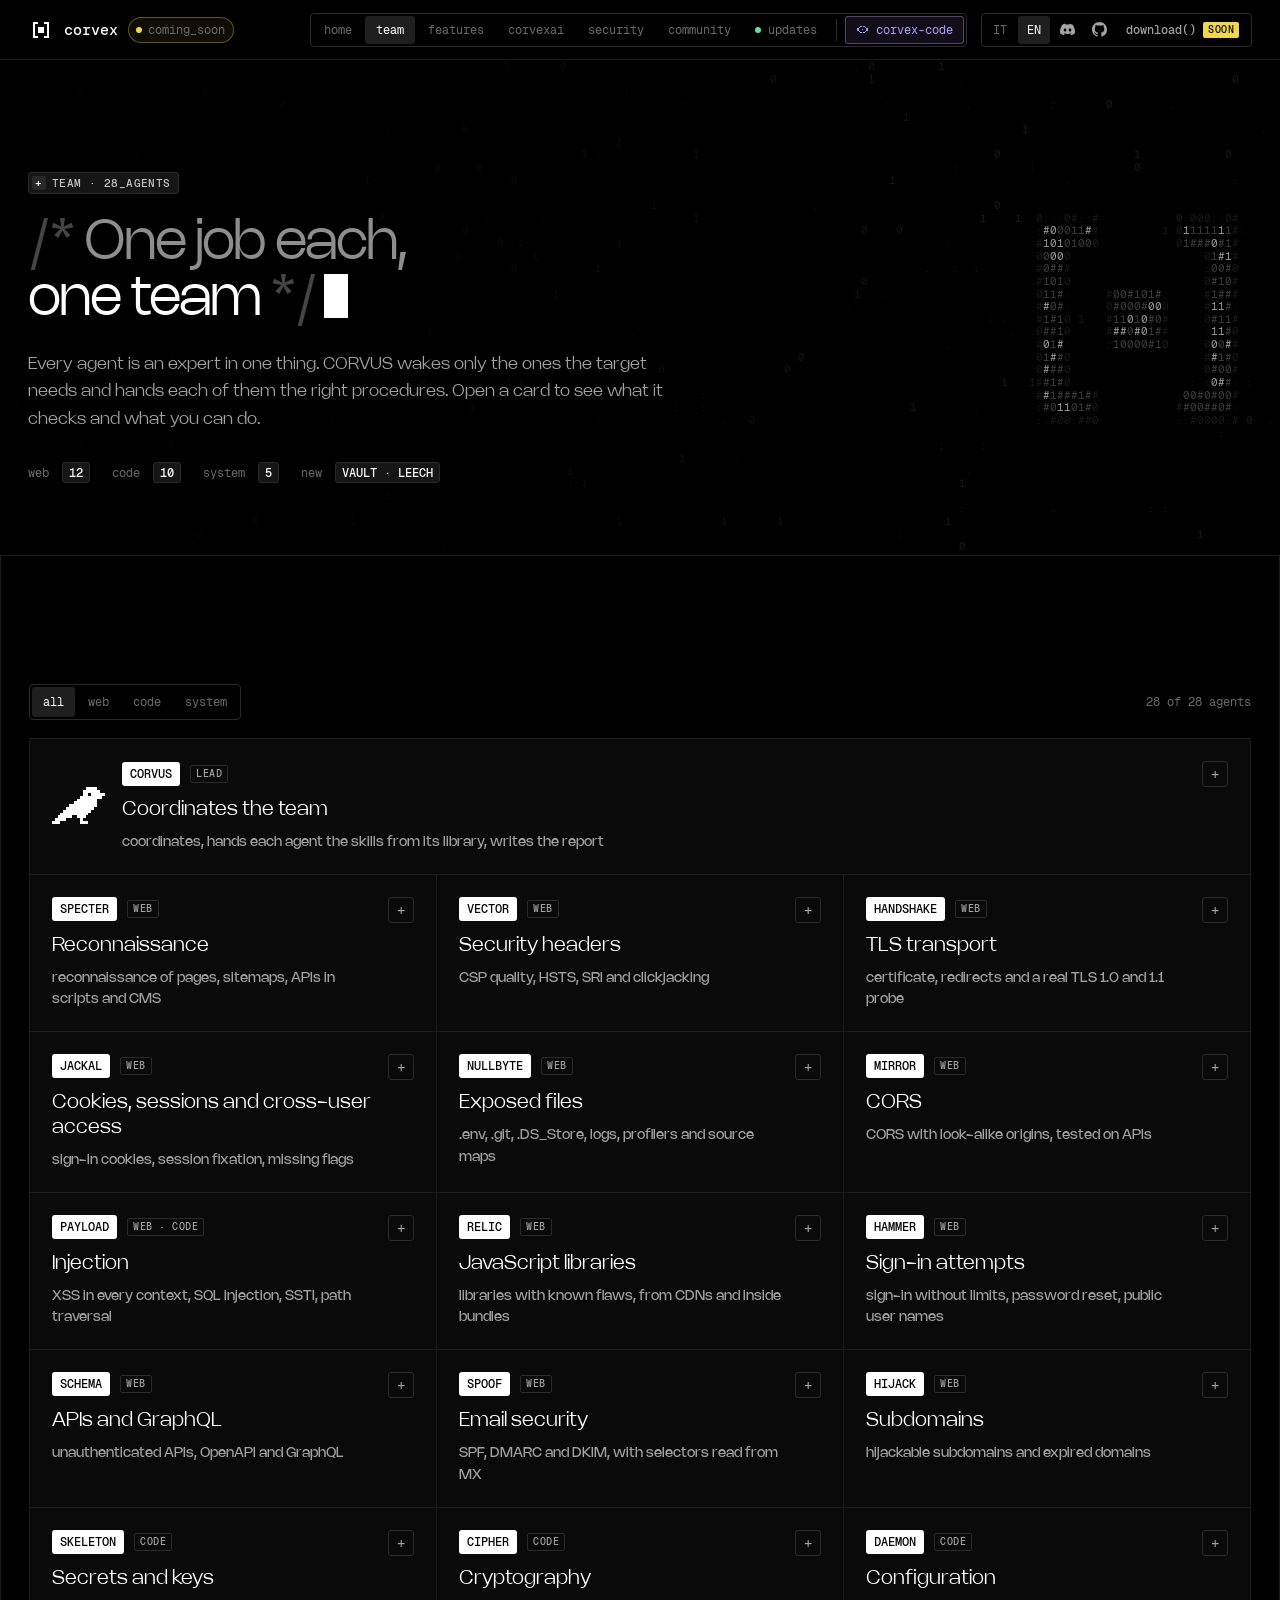
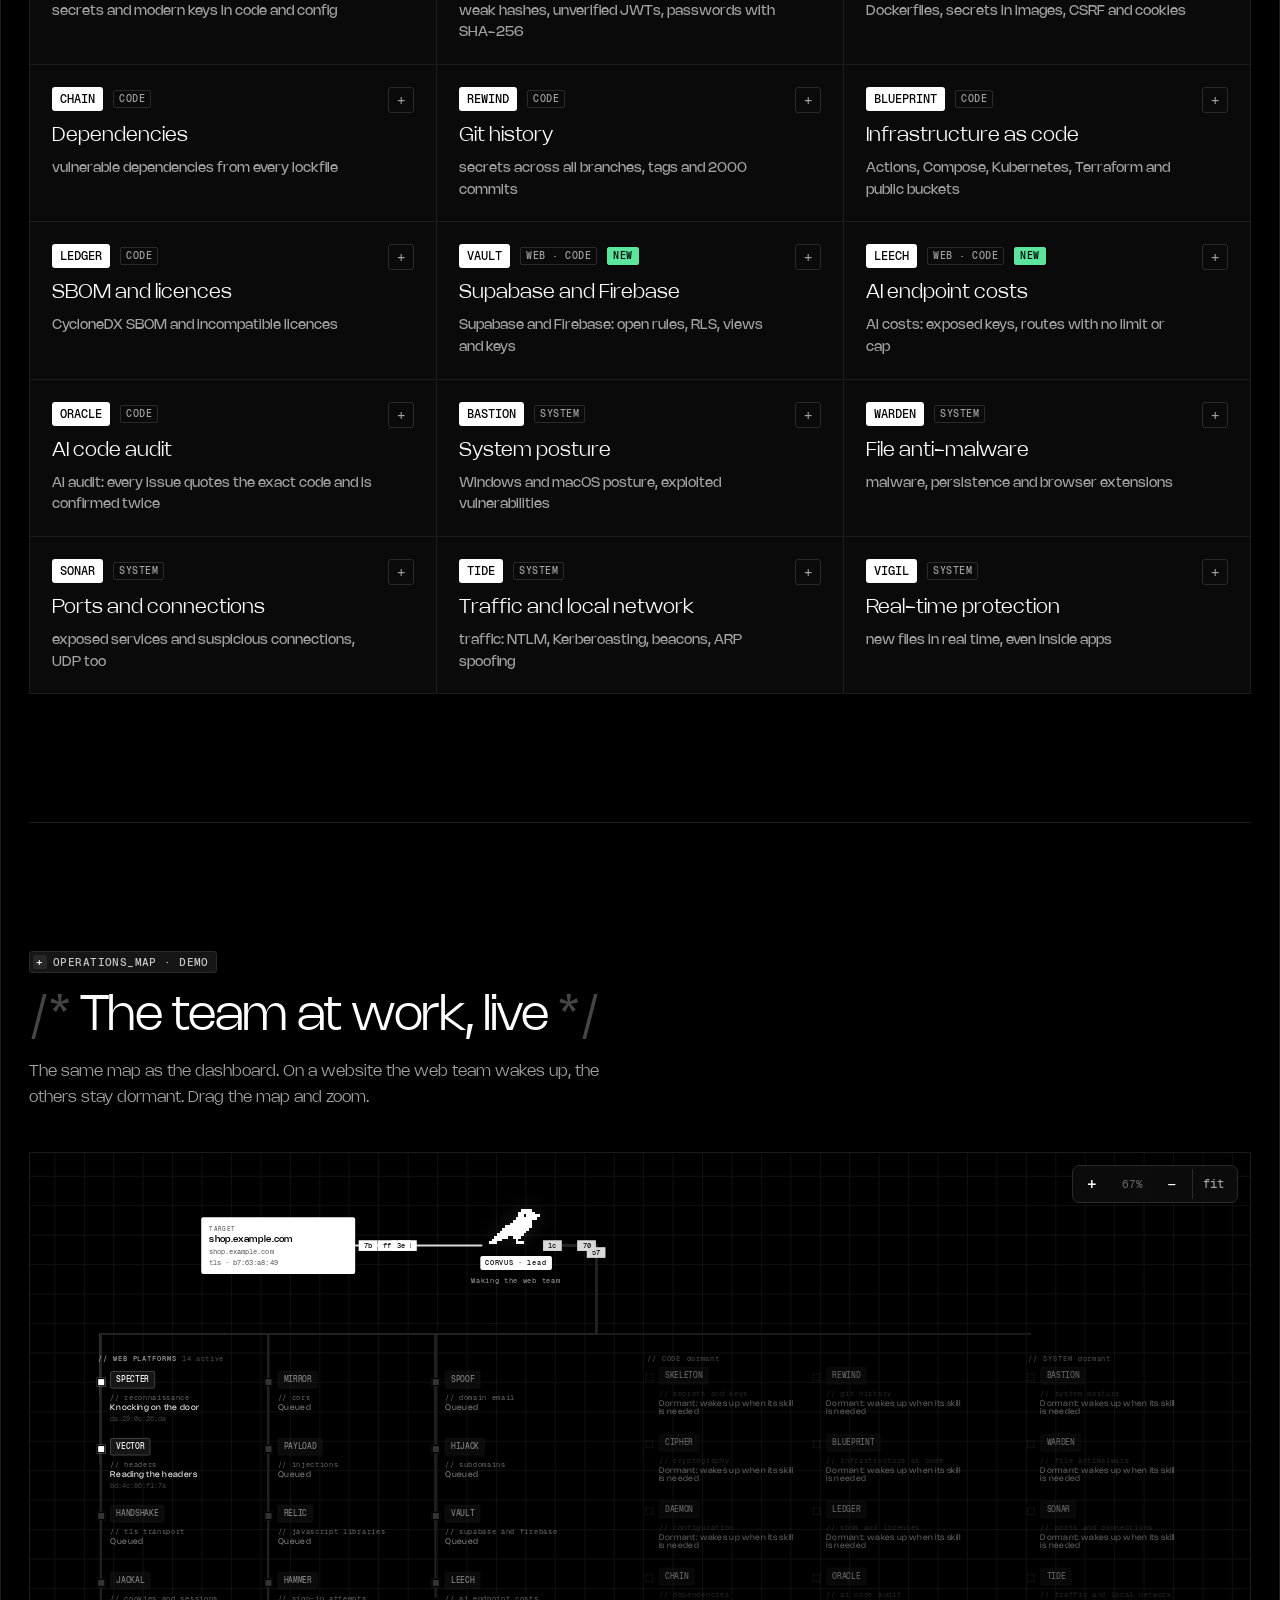
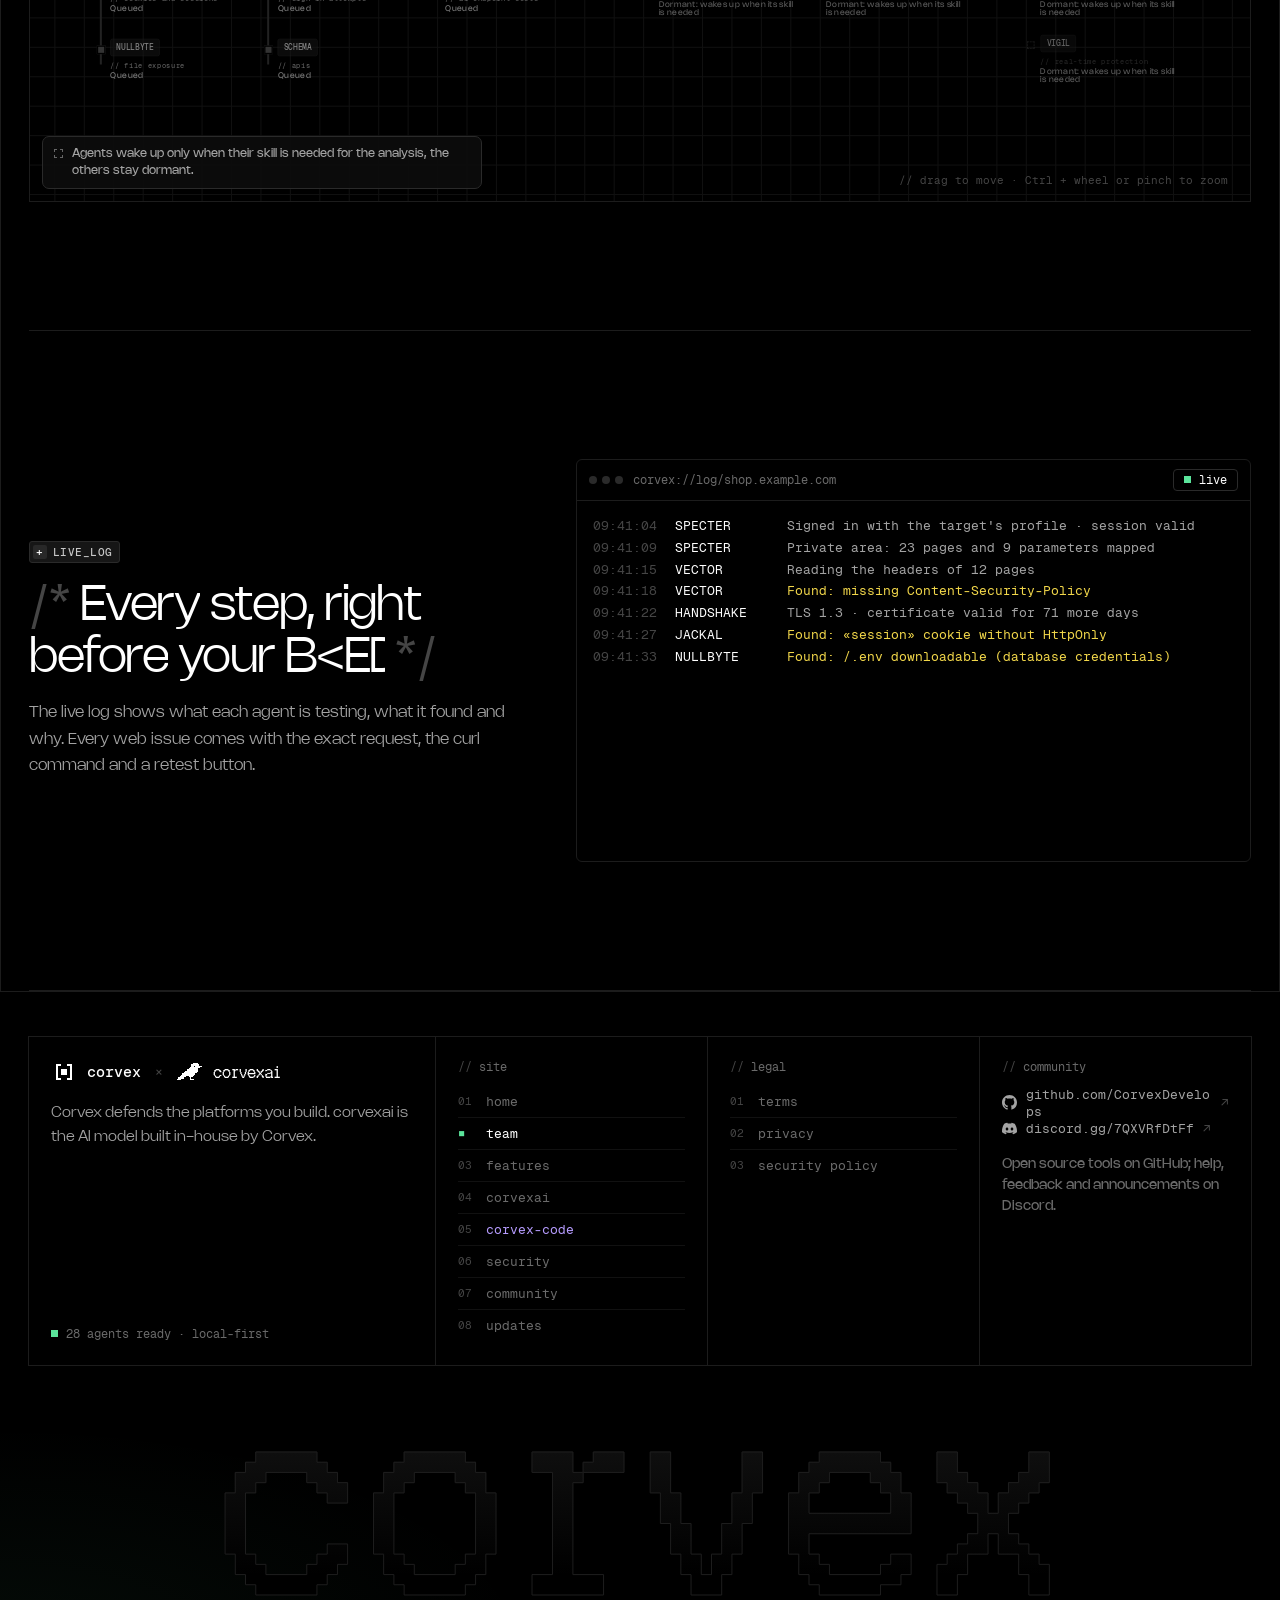
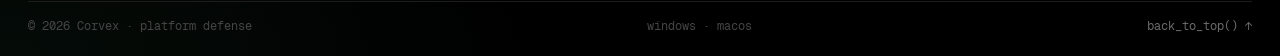
<file: team.html>
<!doctype html>
<html lang="en">
<head>
  <meta charset="utf-8">
  <meta name="viewport" content="width=device-width, initial-scale=1, viewport-fit=cover">
  <meta name="theme-color" content="#000000">
  <title data-en="Corvex · team" data-it="Corvex · squadra">Corvex · team</title>
  <meta data-it-content="I 28 agenti di Corvex, uno per uno: cosa controllano e cosa puoi fare." name="description" content="Corvex&#x27;s 28 agents, one by one: what they check and what you can do." data-en-content="Corvex's 28 agents, one by one: what they check and what you can do.">
  <meta property="og:title" content="Corvex · squadra">
  <meta property="og:description" content="Una squadra di agenti che mette alla prova le tue piattaforme, trova le falle e le corregge.">
  <meta property="og:type" content="website">
  <meta property="og:image" content="assets/og.png">
  <meta property="og:image:width" content="1280">
  <meta property="og:image:height" content="640">
  <meta name="twitter:card" content="summary_large_image">
  <meta http-equiv="Content-Security-Policy" content="default-src 'self'; script-src 'self'; style-src 'self' 'unsafe-inline'; img-src 'self' data:; font-src 'self'; media-src 'self'; connect-src 'none'; base-uri 'none'; form-action 'none'; object-src 'none'">
  <link rel="icon" href="assets/favicon.svg?v=3" type="image/svg+xml">
  <link rel="alternate icon" href="assets/favicon.ico?v=3" sizes="any">
  <link rel="apple-touch-icon" href="assets/apple-touch-icon.png?v=3">
  <link rel="preload" href="assets/fonts/Nohemi-Light.woff2" as="font" type="font/woff2" crossorigin>
  <link rel="preload" href="assets/fonts/GeistMono-Regular.woff2" as="font" type="font/woff2" crossorigin>
  <link rel="stylesheet" href="assets/corvex.css?v=41074c43fe">
  <link rel="stylesheet" href="sito.css?v=7431f39d85">
  <script defer src="assets/viste.js?v=2abf94fef3"></script>
  <script defer src="assets/agenti.js?v=8f6bbc747c"></script>
  <script defer src="sito.js?v=bd48e72104"></script>
</head>
<body class="s-body" data-page="team" data-path="~/team">

<!-- header -->
<header class="s-top" id="top">
  <button class="s-mm" id="s-mm" type="button" aria-label="Menu" aria-controls="s-menu" aria-expanded="false"><span></span><span></span><span></span></button>
  <a class="s-brand" href="index.html" aria-label="Corvex"><img src="assets/logo.svg" alt=""><b>corvex</b><em class="s-pill"><i></i><span data-en="coming_soon" data-it="in_arrivo">coming_soon</span></em></a>
  <span class="search s-path" aria-hidden="true"><span class="lab"><span class="pr" data-en="guest@corvex" data-it="ospite@corvex">guest@corvex</span><span class="pw">~/team</span><span class="ps">$</span><span class="cur"></span></span></span>
  <nav class="s-nav" id="s-menu" aria-label="Sezioni">
    <span class="s-nav-h" aria-hidden="true"><span data-en="guest@corvex" data-it="ospite@corvex">guest@corvex</span><span class="g">:~$</span> ls <span data-en="sections/" data-it="sezioni/">sections/</span></span>
    <a href="index.html" data-page="home">home</a>
    <a href="team.html" data-page="team" class="on" aria-current="page">team</a>
    <a href="features.html" data-page="features" data-en="features" data-it="funzioni">features</a>
    <a href="corvexai.html" data-page="corvexai">corvexai</a>
    <a href="trust.html" data-page="trust" data-en="security" data-it="sicurezza">security</a>
    <a href="community.html" data-page="community">community</a>
    <a href="updates.html" data-page="updates"><i class="nw-dot" aria-hidden="true"></i>updates</a>
    <span class="s-nav-sep" aria-hidden="true"></span>
    <a href="corvex-code.html" class="s-nav-cc" data-page="code"><img src="assets/corvex-code-viola.svg" alt="">corvex-code</a>
    <div class="s-nav-f"><span class="s-nav-st"><i></i><span data-en="28 agents ready" data-it="28 agenti pronti">28 agents ready</span></span><span class="btn s-locked" aria-disabled="true">download()<em data-en="soon" data-it="presto">soon</em></span></div>
  </nav>
  <div class="s-top-r">
    <div class="seg s-lang" role="group" aria-label="Lingua"><button type="button" data-lang="it">IT</button><button type="button" data-lang="en">EN</button></div>
    <a class="s-icb" href="https://discord.gg/7QXVRfDtFf" target="_blank" rel="noopener noreferrer" aria-label="Discord"><svg viewBox="0 0 24 24" aria-hidden="true"><path fill="currentColor" d="M20.317 4.3698a19.7913 19.7913 0 00-4.8851-1.5152.0741.0741 0 00-.0785.0371c-.211.3753-.4447.8648-.6083 1.2495-1.8447-.2762-3.68-.2762-5.4868 0-.1636-.3933-.4058-.8742-.6177-1.2495a.077.077 0 00-.0785-.037 19.7363 19.7363 0 00-4.8852 1.515.0699.0699 0 00-.0321.0277C.5334 9.0458-.319 13.5799.0992 18.0578a.0824.0824 0 00.0312.0561c2.0528 1.5076 4.0413 2.4228 5.9929 3.0294a.0777.0777 0 00.0842-.0276c.4616-.6304.8731-1.2952 1.226-1.9942a.076.076 0 00-.0416-.1057c-.6528-.2476-1.2743-.5495-1.8722-.8923a.077.077 0 01-.0076-.1277c.1258-.0943.2517-.1923.3718-.2914a.0743.0743 0 01.0776-.0105c3.9278 1.7933 8.18 1.7933 12.0614 0a.0739.0739 0 01.0785.0095c.1202.099.246.1981.3728.2924a.077.077 0 01-.0066.1276 12.2986 12.2986 0 01-1.873.8914.0766.0766 0 00-.0407.1067c.3604.698.7719 1.3628 1.225 1.9932a.076.076 0 00.0842.0286c1.961-.6067 3.9495-1.5219 6.0023-3.0294a.077.077 0 00.0313-.0552c.5004-5.177-.8382-9.6739-3.5485-13.6604a.061.061 0 00-.0312-.0286zM8.02 15.3312c-1.1825 0-2.1569-1.0857-2.1569-2.419 0-1.3332.9555-2.4189 2.157-2.4189 1.2108 0 2.1757 1.0952 2.1568 2.419 0 1.3332-.9555 2.4189-2.1569 2.4189zm7.9748 0c-1.1825 0-2.1569-1.0857-2.1569-2.419 0-1.3332.9554-2.4189 2.1569-2.4189 1.2108 0 2.1757 1.0952 2.1568 2.419 0 1.3332-.946 2.4189-2.1568 2.4189Z"/></svg></a>
    <a class="s-icb" href="https://github.com/CorvexDevelops" target="_blank" rel="noopener noreferrer" aria-label="GitHub"><svg viewBox="0 0 16 16" aria-hidden="true"><path fill="currentColor" d="M8 0C3.58 0 0 3.58 0 8c0 3.54 2.29 6.53 5.47 7.59.4.07.55-.17.55-.38 0-.19-.01-.82-.01-1.49-2.01.37-2.53-.49-2.69-.94-.09-.23-.48-.94-.82-1.13-.28-.15-.68-.52-.01-.53.63-.01 1.08.58 1.23.82.72 1.21 1.87.87 2.33.66.07-.52.28-.87.51-1.07-1.78-.2-3.64-.89-3.64-3.95 0-.87.31-1.59.82-2.15-.08-.2-.36-1.02.08-2.12 0 0 .67-.21 2.2.82.64-.18 1.32-.27 2-.27.68 0 1.36.09 2 .27 1.53-1.04 2.2-.82 2.2-.82.44 1.1.16 1.92.08 2.12.51.56.82 1.27.82 2.15 0 3.07-1.87 3.75-3.65 3.95.29.25.54.73.54 1.48 0 1.07-.01 1.93-.01 2.2 0 .21.15.46.55.38A8.013 8.013 0 0016 8c0-4.42-3.58-8-8-8z"/></svg></a>
    <span class="btn s-locked s-dl" aria-disabled="true">download()<em data-en="soon" data-it="presto">soon</em></span>
  </div>
</header>
<!-- /header -->

<section class="s-ph">
  <pre class="ascii s-ph-bg" data-shape="brackets" aria-hidden="true"></pre>
  <div class="s-ph-in">
    <span class="label s-rv"><i>+</i><span data-en="team · 28_agents" data-it="squadra · 28_agenti">team · 28_agents</span></span>
    <h1 class="cm s-h1 s-rv"><span class="g">/*</span>&nbsp;<span class="d" data-en="One job each," data-it="Un mestiere ciascuno,">One job each,</span><br><span data-en="one team" data-it="una sola squadra">one team</span>&nbsp;<span class="s-close"><span class="g">*/</span><span class="s-caret"></span></span></h1>
    <p class="s-sub s-rv" data-en="Every agent is an expert in one thing. CORVUS wakes only the ones the target needs and hands each of them the right procedures. Open a card to see what it checks and what you can do." data-it="Ogni agente è esperto di una cosa sola. CORVUS sveglia solo quelli che servono al bersaglio e passa a ciascuno le procedure giuste. Apri una scheda per vedere cosa controlla e cosa puoi fare tu.">Every agent is an expert in one thing. CORVUS wakes only the ones the target needs and hands each of them the right procedures. Open a card to see what it checks and what you can do.</p>
    <div class="s-stats s-rv">
      <span>web <b class="v">12</b></span><span><span data-en="code" data-it="codice">code</span> <b class="v">10</b></span><span><span data-en="system" data-it="sistema">system</span> <b class="v">5</b></span><span><span data-en="new" data-it="nuovi">new</span> <b class="v">VAULT · LEECH</b></span>
    </div>
  </div>
</section>

<main class="s-main">

<section class="s-sec" id="agenti">
  <div class="s-filter s-rv">
    <div class="seg" role="group" aria-label="Filtro">
      <button type="button" class="on" data-filter="all" data-en="all" data-it="tutti">all</button><button type="button" data-filter="web">web</button><button type="button" data-filter="code" data-en="code" data-it="codice">code</button><button type="button" data-filter="pc" data-en="system" data-it="sistema">system</button>
    </div>
    <span class="cnt" id="team-n"></span>
  </div>
  <div class="s-team" id="team"></div>
</section>

<section class="s-sec" id="mappa">
  <div class="s-head s-rv"><span class="label"><i>+</i><span data-en="operations_map · demo" data-it="mappa_operativa · demo">operations_map · demo</span></span>
    <h2 class="cm"><span class="g">/*</span>&nbsp;<span data-en="The team at work, live" data-it="La squadra al lavoro, dal vivo">The team at work, live</span>&nbsp;<span class="g">*/</span></h2>
    <p class="s-lead" data-en="The same map as the dashboard. On a website the web team wakes up, the others stay dormant. Drag the map and zoom." data-it="La stessa mappa della dashboard. Su un sito si sveglia la squadra web, gli altri restano dormienti. Trascina la mappa e usa lo zoom.">The same map as the dashboard. On a website the web team wakes up, the others stay dormant. Drag the map and zoom.</p></div>
  <div class="map-box s-map s-rv" id="map"></div>
</section>

<section class="s-sec s-split">
  <div class="s-head s-rv"><span class="label"><i>+</i><span data-en="live_log" data-it="registro">live_log</span></span>
    <h2 class="cm"><span class="g">/*</span>&nbsp;<span data-en="Every step, right before your eyes" data-it="Ogni passo, sotto i tuoi occhi">Every step, right before your eyes</span>&nbsp;<span class="g">*/</span></h2>
    <p class="s-lead" data-en="The live log shows what each agent is testing, what it found and why. Every web issue comes with the exact request, the curl command and a retest button." data-it="Il registro dal vivo mostra cosa sta provando ogni agente, cosa ha trovato e perché. Ogni falla web arriva con la richiesta esatta, il comando curl e il pulsante per riprovare.">The live log shows what each agent is testing, what it found and why. Every web issue comes with the exact request, the curl command and a retest button.</p></div>
  <div class="term s-term s-rv"><div class="term-h"><span class="dots"><i></i><i></i><i></i></span><span data-en="corvex://log/shop.example.com" data-it="corvex://registro/shop.esempio.it">corvex://log/shop.example.com</span><span class="r"><span class="status live s-live"><i></i><span>live</span></span></span></div>
    <div class="term-b s-term-b" id="term"></div></div>
</section>

</main>

<!-- footer -->
<footer class="s-foot2">
  <div class="s-f-grid">
    <div class="s-f-cell s-f-main">
      <div class="s-f-brands">
        <a class="s-brand" href="index.html" aria-label="Corvex"><img src="assets/logo.svg" alt=""><b>corvex</b></a>
        <span class="s-f-x" aria-hidden="true">×</span>
        <a class="s-brand s-f-ai" href="corvexai.html" aria-label="corvexai"><img src="assets/corvus.svg" alt=""><b>corvexai</b></a>
      </div>
      <p class="s-f-claim" data-en="Corvex defends the platforms you build. corvexai is the AI model built in-house by Corvex." data-it="Corvex difende le piattaforme che costruisci. corvexai è il modello AI sviluppato da Corvex.">Corvex defends the platforms you build. corvexai is the AI model built in-house by Corvex.</p>
      <span class="s-nav-st"><i></i><span data-en="28 agents ready · local-first" data-it="28 agenti pronti · tutto in locale">28 agents ready · local-first</span></span>
    </div>
    <div class="s-f-cell"><h4><span class="g">//</span> <span data-en="site" data-it="sito">site</span></h4>
      <nav class="s-foot-nav s-f-list">
        <a href="index.html" data-page="home">home</a><a href="team.html" data-page="team" class="on" aria-current="page">team</a><a href="features.html" data-page="features" data-en="features" data-it="funzioni">features</a>
        <a href="corvexai.html" data-page="corvexai">corvexai</a><a href="corvex-code.html" class="s-f-cc" data-page="code">corvex-code</a><a href="trust.html" data-page="trust" data-en="security" data-it="sicurezza">security</a><a href="community.html" data-page="community">community</a><a href="updates.html" data-page="updates">updates</a>
      </nav></div>
    <div class="s-f-cell"><h4><span class="g">//</span> <span data-en="legal" data-it="legale">legal</span></h4>
      <nav class="s-foot-nav s-f-list"><a href="legal/terms.html" data-en="terms" data-it="termini">terms</a><a href="legal/privacy.html">privacy</a><a href="legal/security.html" data-en="security policy" data-it="politica di sicurezza">security policy</a></nav></div>
    <div class="s-f-cell"><h4><span class="g">//</span> community</h4>
      <a class="s-gh" href="https://github.com/CorvexDevelops" target="_blank" rel="noopener noreferrer"><svg viewBox="0 0 16 16" aria-hidden="true"><path fill="currentColor" d="M8 0C3.58 0 0 3.58 0 8c0 3.54 2.29 6.53 5.47 7.59.4.07.55-.17.55-.38 0-.19-.01-.82-.01-1.49-2.01.37-2.53-.49-2.69-.94-.09-.23-.48-.94-.82-1.13-.28-.15-.68-.52-.01-.53.63-.01 1.08.58 1.23.82.72 1.21 1.87.87 2.33.66.07-.52.28-.87.51-1.07-1.78-.2-3.64-.89-3.64-3.95 0-.87.31-1.59.82-2.15-.08-.2-.36-1.02.08-2.12 0 0 .67-.21 2.2.82.64-.18 1.32-.27 2-.27.68 0 1.36.09 2 .27 1.53-1.04 2.2-.82 2.2-.82.44 1.1.16 1.92.08 2.12.51.56.82 1.27.82 2.15 0 3.07-1.87 3.75-3.65 3.95.29.25.54.73.54 1.48 0 1.07-.01 1.93-.01 2.2 0 .21.15.46.55.38A8.013 8.013 0 0016 8c0-4.42-3.58-8-8-8z"/></svg><span>github.com/CorvexDevelops</span><em aria-hidden="true">↗</em></a>
      <a class="s-gh" href="https://discord.gg/7QXVRfDtFf" target="_blank" rel="noopener noreferrer"><svg viewBox="0 0 24 24" aria-hidden="true"><path fill="currentColor" d="M20.317 4.3698a19.7913 19.7913 0 00-4.8851-1.5152.0741.0741 0 00-.0785.0371c-.211.3753-.4447.8648-.6083 1.2495-1.8447-.2762-3.68-.2762-5.4868 0-.1636-.3933-.4058-.8742-.6177-1.2495a.077.077 0 00-.0785-.037 19.7363 19.7363 0 00-4.8852 1.515.0699.0699 0 00-.0321.0277C.5334 9.0458-.319 13.5799.0992 18.0578a.0824.0824 0 00.0312.0561c2.0528 1.5076 4.0413 2.4228 5.9929 3.0294a.0777.0777 0 00.0842-.0276c.4616-.6304.8731-1.2952 1.226-1.9942a.076.076 0 00-.0416-.1057c-.6528-.2476-1.2743-.5495-1.8722-.8923a.077.077 0 01-.0076-.1277c.1258-.0943.2517-.1923.3718-.2914a.0743.0743 0 01.0776-.0105c3.9278 1.7933 8.18 1.7933 12.0614 0a.0739.0739 0 01.0785.0095c.1202.099.246.1981.3728.2924a.077.077 0 01-.0066.1276 12.2986 12.2986 0 01-1.873.8914.0766.0766 0 00-.0407.1067c.3604.698.7719 1.3628 1.225 1.9932a.076.076 0 00.0842.0286c1.961-.6067 3.9495-1.5219 6.0023-3.0294a.077.077 0 00.0313-.0552c.5004-5.177-.8382-9.6739-3.5485-13.6604a.061.061 0 00-.0312-.0286zM8.02 15.3312c-1.1825 0-2.1569-1.0857-2.1569-2.419 0-1.3332.9555-2.4189 2.157-2.4189 1.2108 0 2.1757 1.0952 2.1568 2.419 0 1.3332-.9555 2.4189-2.1569 2.4189zm7.9748 0c-1.1825 0-2.1569-1.0857-2.1569-2.419 0-1.3332.9554-2.4189 2.1569-2.4189 1.2108 0 2.1757 1.0952 2.1568 2.419 0 1.3332-.946 2.4189-2.1568 2.4189Z"/></svg><span>discord.gg/7QXVRfDtFf</span><em aria-hidden="true">↗</em></a>
      <p class="s-f-note" data-en="Open source tools on GitHub; help, feedback and announcements on Discord." data-it="Strumenti open source su GitHub; aiuto, feedback e annunci su Discord.">Open source tools on GitHub; help, feedback and announcements on Discord.</p></div>
  </div>
  <div class="s-f-word" aria-hidden="true">corvex</div>
  <div class="s-f-bot"><span data-en="© 2026 Corvex · platform defense" data-it="© 2026 Corvex · difesa delle piattaforme">© 2026 Corvex · platform defense</span><span>windows · macos</span><a class="s-f-up" href="#top" data-en="back_to_top() ↑" data-it="torna_su() ↑">back_to_top() ↑</a></div>
</footer>
<!-- /footer -->

</body>
</html>
</file>
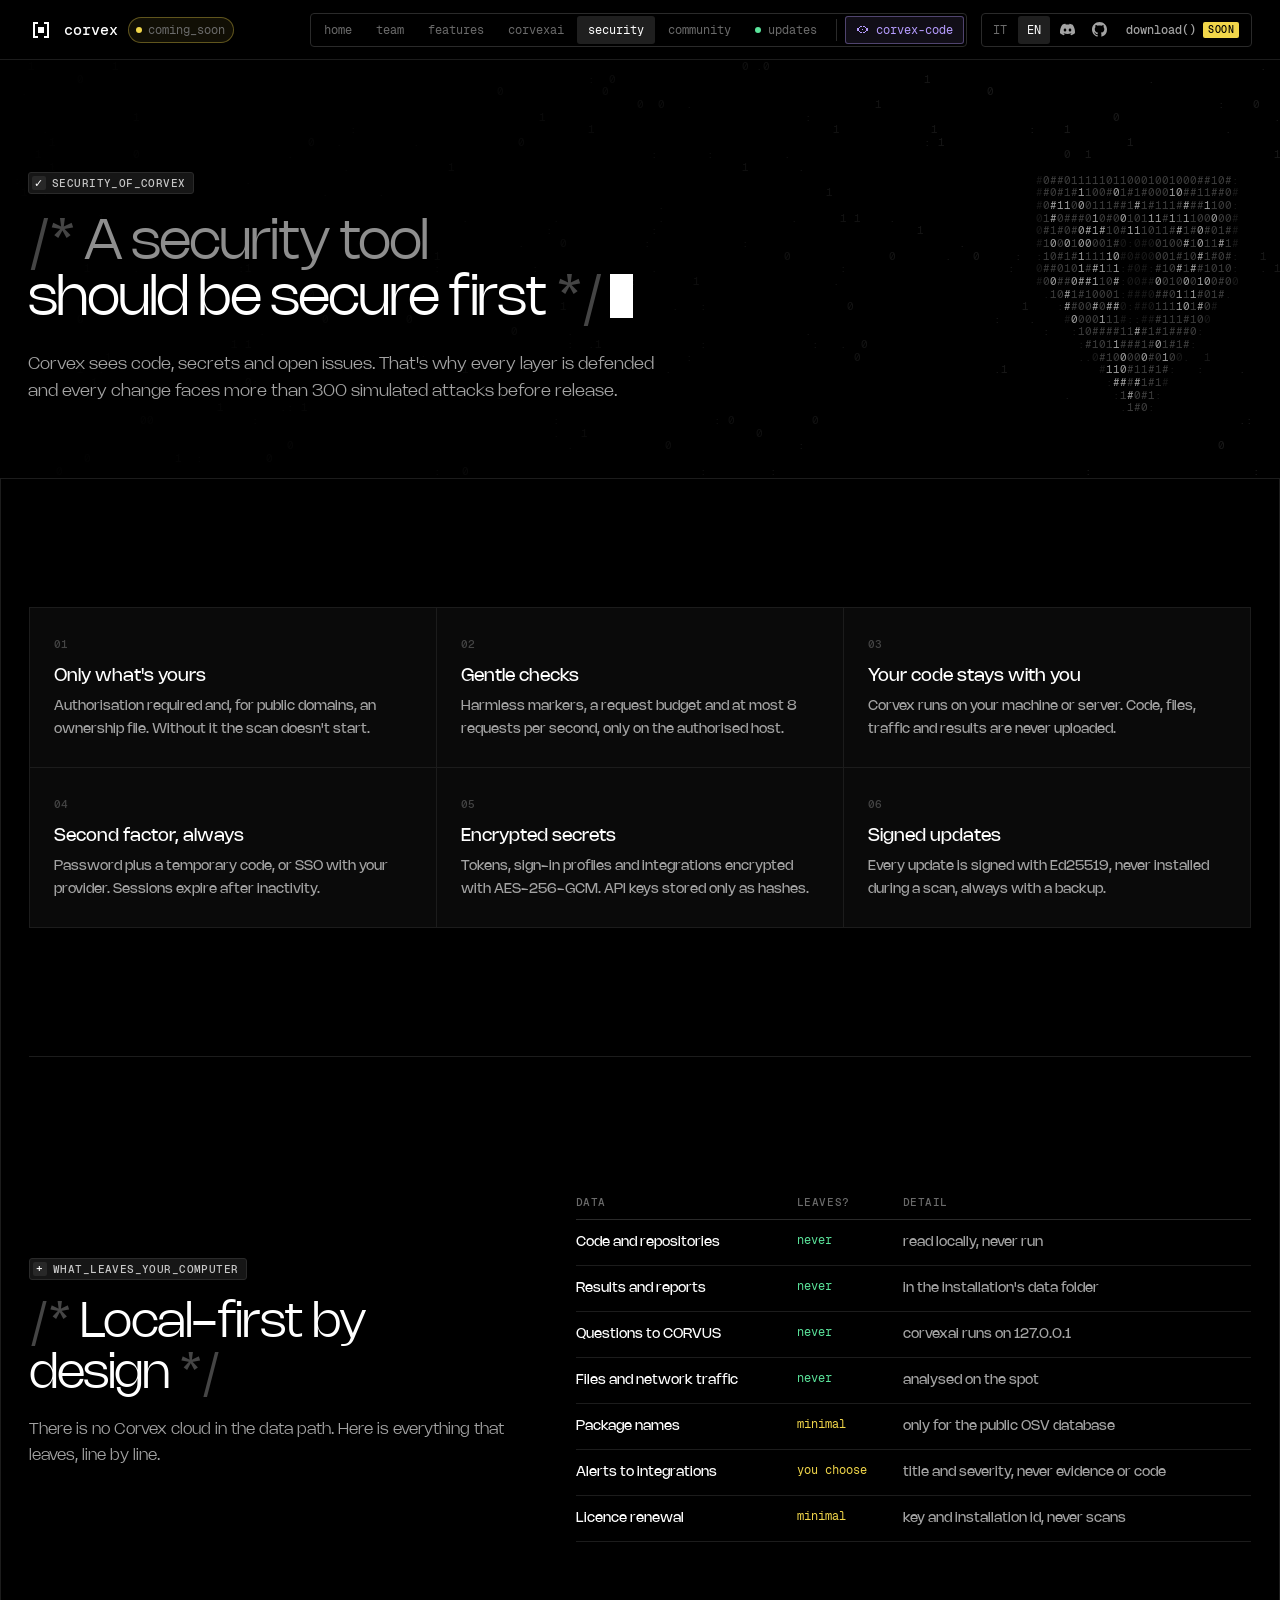
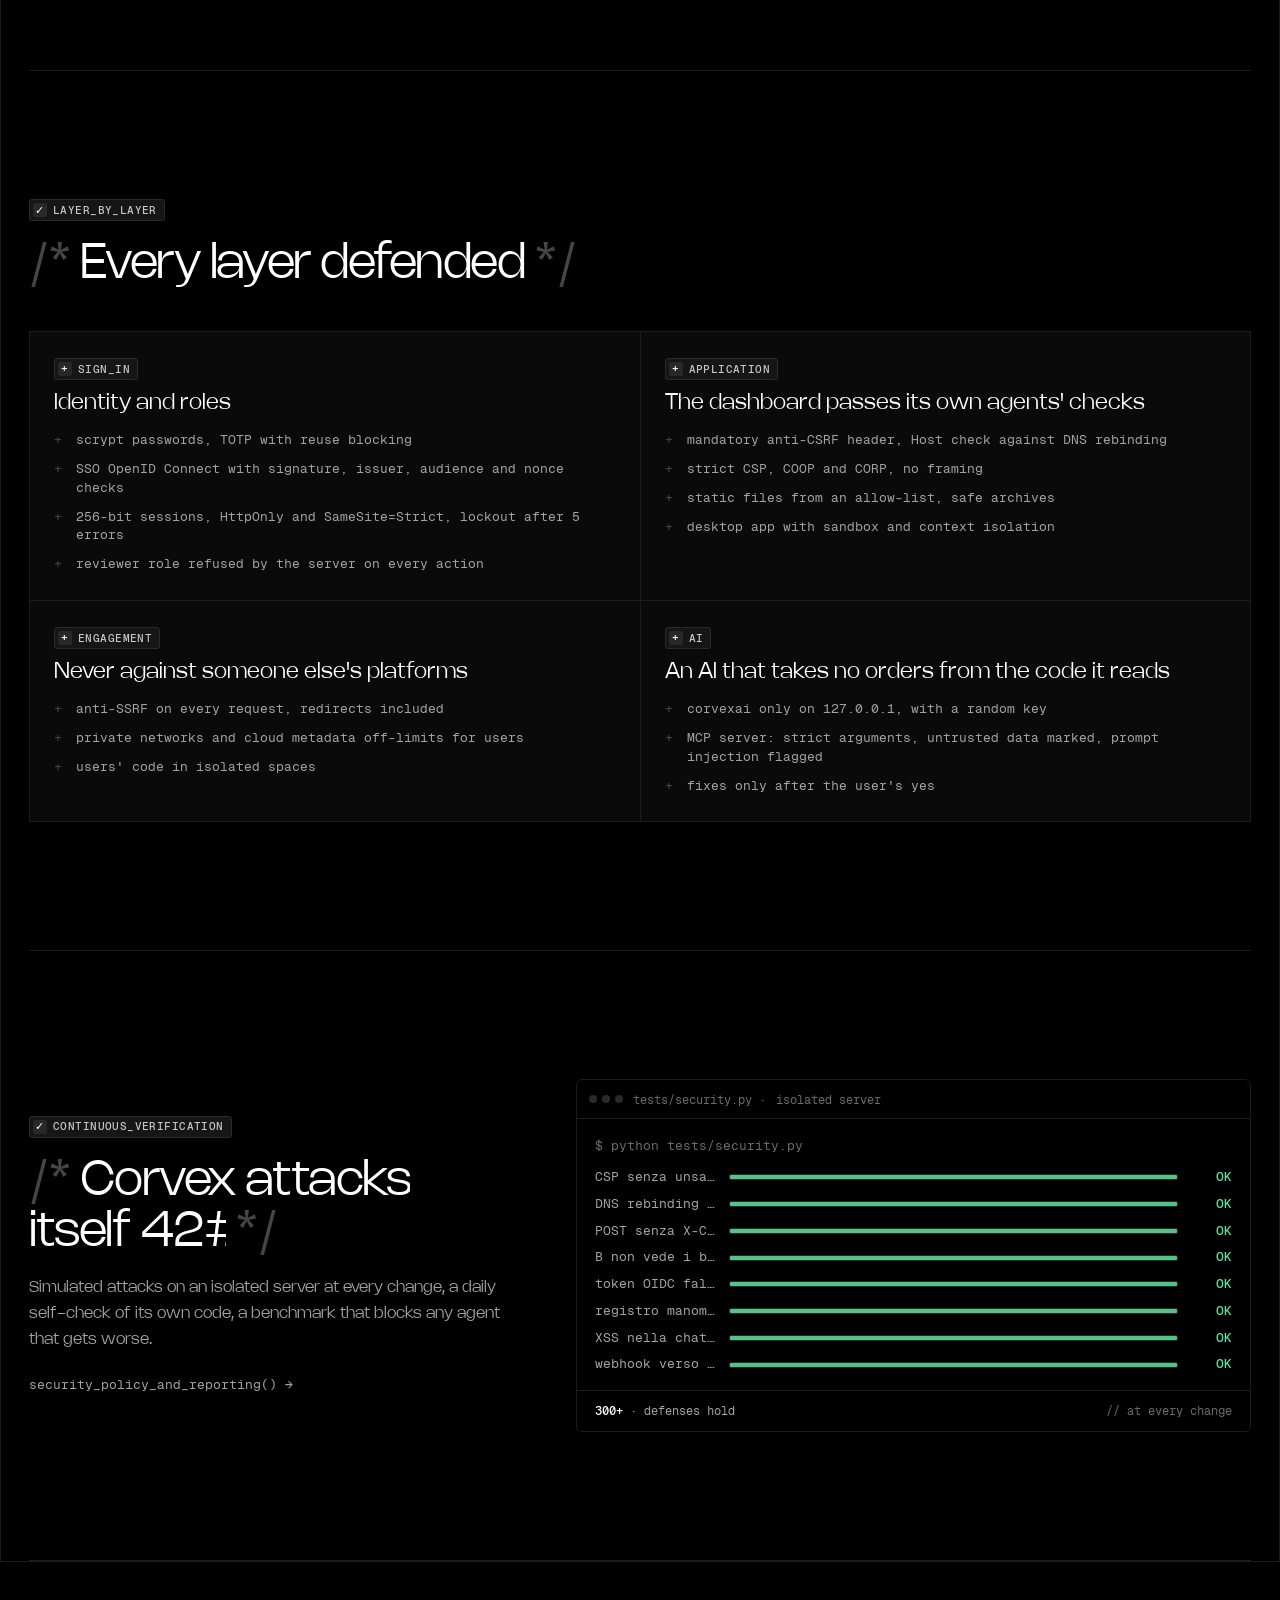
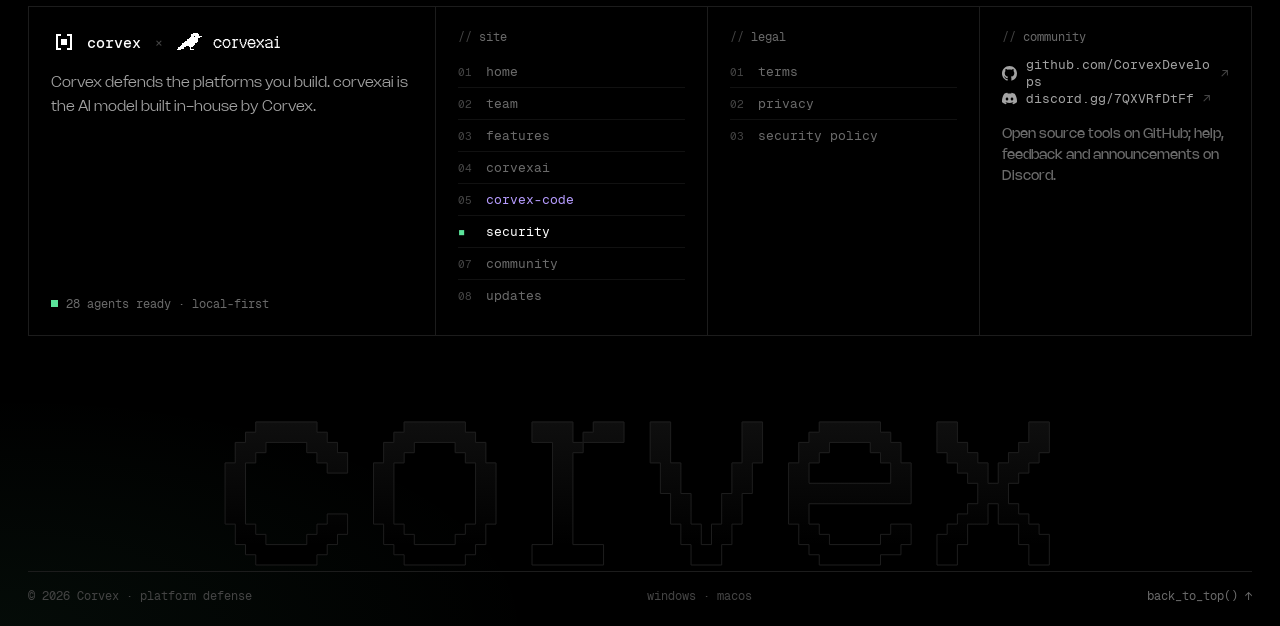
<file: trust.html>
<!doctype html>
<html lang="en">
<head>
  <meta charset="utf-8">
  <meta name="viewport" content="width=device-width, initial-scale=1, viewport-fit=cover">
  <meta name="theme-color" content="#000000">
  <title data-en="Corvex · security" data-it="Corvex · sicurezza">Corvex · security</title>
  <meta data-it-content="Come Corvex protegge se stesso: dati che restano da te, accesso con secondo fattore, segreti cifrati, aggiornamenti firmati, attacchi simulati a ogni modifica." name="description" content="How Corvex protects itself: data that stays with you, two-factor sign-in, encrypted secrets, signed updates, simulated attacks at every change." data-en-content="How Corvex protects itself: data that stays with you, two-factor sign-in, encrypted secrets, signed updates, simulated attacks at every change.">
  <meta property="og:title" content="Corvex · sicurezza">
  <meta property="og:description" content="Una squadra di agenti che mette alla prova le tue piattaforme, trova le falle e le corregge.">
  <meta property="og:type" content="website">
  <meta property="og:image" content="assets/og.png">
  <meta property="og:image:width" content="1280">
  <meta property="og:image:height" content="640">
  <meta name="twitter:card" content="summary_large_image">
  <meta http-equiv="Content-Security-Policy" content="default-src 'self'; script-src 'self'; style-src 'self' 'unsafe-inline'; img-src 'self' data:; font-src 'self'; media-src 'self'; connect-src 'none'; base-uri 'none'; form-action 'none'; object-src 'none'">
  <link rel="icon" href="assets/favicon.svg?v=3" type="image/svg+xml">
  <link rel="alternate icon" href="assets/favicon.ico?v=3" sizes="any">
  <link rel="apple-touch-icon" href="assets/apple-touch-icon.png?v=3">
  <link rel="preload" href="assets/fonts/Nohemi-Light.woff2" as="font" type="font/woff2" crossorigin>
  <link rel="preload" href="assets/fonts/GeistMono-Regular.woff2" as="font" type="font/woff2" crossorigin>
  <link rel="stylesheet" href="assets/corvex.css?v=41074c43fe">
  <link rel="stylesheet" href="sito.css?v=7431f39d85">
  <script defer src="assets/viste.js?v=2abf94fef3"></script>
  <script defer src="sito.js?v=bd48e72104"></script>
</head>
<body class="s-body" data-page="trust" data-path="~/sicurezza" data-path-en="~/security">

<!-- header -->
<header class="s-top" id="top">
  <button class="s-mm" id="s-mm" type="button" aria-label="Menu" aria-controls="s-menu" aria-expanded="false"><span></span><span></span><span></span></button>
  <a class="s-brand" href="index.html" aria-label="Corvex"><img src="assets/logo.svg" alt=""><b>corvex</b><em class="s-pill"><i></i><span data-en="coming_soon" data-it="in_arrivo">coming_soon</span></em></a>
  <span class="search s-path" aria-hidden="true"><span class="lab"><span class="pr" data-en="guest@corvex" data-it="ospite@corvex">guest@corvex</span><span class="pw" data-en="~/security" data-it="~/sicurezza">~/security</span><span class="ps">$</span><span class="cur"></span></span></span>
  <nav class="s-nav" id="s-menu" aria-label="Sezioni">
    <span class="s-nav-h" aria-hidden="true"><span data-en="guest@corvex" data-it="ospite@corvex">guest@corvex</span><span class="g">:~$</span> ls <span data-en="sections/" data-it="sezioni/">sections/</span></span>
    <a href="index.html" data-page="home">home</a>
    <a href="team.html" data-page="team">team</a>
    <a href="features.html" data-page="features" data-en="features" data-it="funzioni">features</a>
    <a href="corvexai.html" data-page="corvexai">corvexai</a>
    <a href="trust.html" data-page="trust" class="on" aria-current="page" data-en="security" data-it="sicurezza">security</a>
    <a href="community.html" data-page="community">community</a>
    <a href="updates.html" data-page="updates"><i class="nw-dot" aria-hidden="true"></i>updates</a>
    <span class="s-nav-sep" aria-hidden="true"></span>
    <a href="corvex-code.html" class="s-nav-cc" data-page="code"><img src="assets/corvex-code-viola.svg" alt="">corvex-code</a>
    <div class="s-nav-f"><span class="s-nav-st"><i></i><span data-en="28 agents ready" data-it="28 agenti pronti">28 agents ready</span></span><span class="btn s-locked" aria-disabled="true">download()<em data-en="soon" data-it="presto">soon</em></span></div>
  </nav>
  <div class="s-top-r">
    <div class="seg s-lang" role="group" aria-label="Lingua"><button type="button" data-lang="it">IT</button><button type="button" data-lang="en">EN</button></div>
    <a class="s-icb" href="https://discord.gg/7QXVRfDtFf" target="_blank" rel="noopener noreferrer" aria-label="Discord"><svg viewBox="0 0 24 24" aria-hidden="true"><path fill="currentColor" d="M20.317 4.3698a19.7913 19.7913 0 00-4.8851-1.5152.0741.0741 0 00-.0785.0371c-.211.3753-.4447.8648-.6083 1.2495-1.8447-.2762-3.68-.2762-5.4868 0-.1636-.3933-.4058-.8742-.6177-1.2495a.077.077 0 00-.0785-.037 19.7363 19.7363 0 00-4.8852 1.515.0699.0699 0 00-.0321.0277C.5334 9.0458-.319 13.5799.0992 18.0578a.0824.0824 0 00.0312.0561c2.0528 1.5076 4.0413 2.4228 5.9929 3.0294a.0777.0777 0 00.0842-.0276c.4616-.6304.8731-1.2952 1.226-1.9942a.076.076 0 00-.0416-.1057c-.6528-.2476-1.2743-.5495-1.8722-.8923a.077.077 0 01-.0076-.1277c.1258-.0943.2517-.1923.3718-.2914a.0743.0743 0 01.0776-.0105c3.9278 1.7933 8.18 1.7933 12.0614 0a.0739.0739 0 01.0785.0095c.1202.099.246.1981.3728.2924a.077.077 0 01-.0066.1276 12.2986 12.2986 0 01-1.873.8914.0766.0766 0 00-.0407.1067c.3604.698.7719 1.3628 1.225 1.9932a.076.076 0 00.0842.0286c1.961-.6067 3.9495-1.5219 6.0023-3.0294a.077.077 0 00.0313-.0552c.5004-5.177-.8382-9.6739-3.5485-13.6604a.061.061 0 00-.0312-.0286zM8.02 15.3312c-1.1825 0-2.1569-1.0857-2.1569-2.419 0-1.3332.9555-2.4189 2.157-2.4189 1.2108 0 2.1757 1.0952 2.1568 2.419 0 1.3332-.9555 2.4189-2.1569 2.4189zm7.9748 0c-1.1825 0-2.1569-1.0857-2.1569-2.419 0-1.3332.9554-2.4189 2.1569-2.4189 1.2108 0 2.1757 1.0952 2.1568 2.419 0 1.3332-.946 2.4189-2.1568 2.4189Z"/></svg></a>
    <a class="s-icb" href="https://github.com/CorvexDevelops" target="_blank" rel="noopener noreferrer" aria-label="GitHub"><svg viewBox="0 0 16 16" aria-hidden="true"><path fill="currentColor" d="M8 0C3.58 0 0 3.58 0 8c0 3.54 2.29 6.53 5.47 7.59.4.07.55-.17.55-.38 0-.19-.01-.82-.01-1.49-2.01.37-2.53-.49-2.69-.94-.09-.23-.48-.94-.82-1.13-.28-.15-.68-.52-.01-.53.63-.01 1.08.58 1.23.82.72 1.21 1.87.87 2.33.66.07-.52.28-.87.51-1.07-1.78-.2-3.64-.89-3.64-3.95 0-.87.31-1.59.82-2.15-.08-.2-.36-1.02.08-2.12 0 0 .67-.21 2.2.82.64-.18 1.32-.27 2-.27.68 0 1.36.09 2 .27 1.53-1.04 2.2-.82 2.2-.82.44 1.1.16 1.92.08 2.12.51.56.82 1.27.82 2.15 0 3.07-1.87 3.75-3.65 3.95.29.25.54.73.54 1.48 0 1.07-.01 1.93-.01 2.2 0 .21.15.46.55.38A8.013 8.013 0 0016 8c0-4.42-3.58-8-8-8z"/></svg></a>
    <span class="btn s-locked s-dl" aria-disabled="true">download()<em data-en="soon" data-it="presto">soon</em></span>
  </div>
</header>
<!-- /header -->

<section class="s-ph">
  <pre class="ascii s-ph-bg" data-shape="shield" aria-hidden="true"></pre>
  <div class="s-ph-in">
    <span class="label s-rv"><i>✓</i><span data-en="security_of_corvex" data-it="sicurezza_di_corvex">security_of_corvex</span></span>
    <h1 class="cm s-h1 s-rv"><span class="g">/*</span>&nbsp;<span class="d" data-en="A security tool" data-it="Uno strumento di sicurezza">A security tool</span><br><span data-en="should be secure first" data-it="deve esserlo per primo">should be secure first</span>&nbsp;<span class="s-close"><span class="g">*/</span><span class="s-caret"></span></span></h1>
    <p class="s-sub s-rv" data-en="Corvex sees code, secrets and open issues. That's why every layer is defended and every change faces more than 300 simulated attacks before release." data-it="Corvex vede codice, segreti e falle aperte. Per questo ogni livello è difeso e ogni modifica affronta oltre 300 attacchi simulati prima del rilascio.">Corvex sees code, secrets and open issues. That's why every layer is defended and every change faces more than 300 simulated attacks before release.</p>
  </div>
</section>

<main class="s-main">

<section class="s-sec" id="principi">
  <div class="s-pol">
    <div class="s-rv"><span class="k">01</span><h4 data-en="Only what's yours" data-it="Solo ciò che è tuo">Only what's yours</h4><p data-en="Authorisation required and, for public domains, an ownership file. Without it the scan doesn't start." data-it="Autorizzazione obbligatoria e, per i domini pubblici, un file di possesso. Senza, la scansione non parte.">Authorisation required and, for public domains, an ownership file. Without it the scan doesn't start.</p></div>
    <div class="s-rv"><span class="k">02</span><h4 data-en="Gentle checks" data-it="Prove delicate">Gentle checks</h4><p data-en="Harmless markers, a request budget and at most 8 requests per second, only on the authorised host." data-it="Marcatori innocui, un budget di richieste e al massimo 8 al secondo, solo sull&#x27;host autorizzato.">Harmless markers, a request budget and at most 8 requests per second, only on the authorised host.</p></div>
    <div class="s-rv"><span class="k">03</span><h4 data-en="Your code stays with you" data-it="Il codice resta da te">Your code stays with you</h4><p data-en="Corvex runs on your machine or server. Code, files, traffic and results are never uploaded." data-it="Corvex gira sulla tua macchina o sul tuo server. Codice, file, traffico e risultati non vengono mai caricati.">Corvex runs on your machine or server. Code, files, traffic and results are never uploaded.</p></div>
    <div class="s-rv"><span class="k">04</span><h4 data-en="Second factor, always" data-it="Secondo fattore, sempre">Second factor, always</h4><p data-en="Password plus a temporary code, or SSO with your provider. Sessions expire after inactivity." data-it="Password più codice temporaneo, oppure SSO con il vostro fornitore. Le sessioni scadono dopo l&#x27;inattività.">Password plus a temporary code, or SSO with your provider. Sessions expire after inactivity.</p></div>
    <div class="s-rv"><span class="k">05</span><h4 data-en="Encrypted secrets" data-it="Segreti cifrati">Encrypted secrets</h4><p data-en="Tokens, sign-in profiles and integrations encrypted with AES-256-GCM. API keys stored only as hashes." data-it="Token, profili di accesso e integrazioni cifrati con AES-256-GCM. Chiavi API conservate solo come impronta.">Tokens, sign-in profiles and integrations encrypted with AES-256-GCM. API keys stored only as hashes.</p></div>
    <div class="s-rv"><span class="k">06</span><h4 data-en="Signed updates" data-it="Aggiornamenti firmati">Signed updates</h4><p data-en="Every update is signed with Ed25519, never installed during a scan, always with a backup." data-it="Ogni aggiornamento è firmato Ed25519, mai installato durante una scansione, sempre con un backup.">Every update is signed with Ed25519, never installed during a scan, always with a backup.</p></div>
  </div>
</section>

<section class="s-sec s-split" id="dati">
  <div class="s-head s-rv"><span class="label"><i>+</i><span data-en="what_leaves_your_computer" data-it="cosa_esce_dal_computer">what_leaves_your_computer</span></span>
    <h2 class="cm"><span class="g">/*</span>&nbsp;<span data-en="Local-first by design" data-it="Local-first per scelta">Local-first by design</span>&nbsp;<span class="g">*/</span></h2>
    <p class="s-lead" data-en="There is no Corvex cloud in the data path. Here is everything that leaves, line by line." data-it="Non c&#x27;è un cloud Corvex nel percorso dei dati. Ecco tutto quello che esce, voce per voce.">There is no Corvex cloud in the data path. Here is everything that leaves, line by line.</p></div>
  <div class="s-tabw s-rv"><table class="s-tab">
    <tr><th data-en="data" data-it="dato">data</th><th data-en="leaves?" data-it="esce?">leaves?</th><th data-en="detail" data-it="dettaglio">detail</th></tr>
    <tr><td><b data-en="Code and repositories" data-it="Codice e repository">Code and repositories</b></td><td class="y" data-en="never" data-it="mai">never</td><td data-en="read locally, never run" data-it="letto in locale, mai eseguito">read locally, never run</td></tr>
    <tr><td><b data-en="Results and reports" data-it="Risultati e rapporti">Results and reports</b></td><td class="y" data-en="never" data-it="mai">never</td><td data-en="in the installation's data folder" data-it="nella cartella dati dell&#x27;installazione">in the installation's data folder</td></tr>
    <tr><td><b data-en="Questions to CORVUS" data-it="Domande a CORVUS">Questions to CORVUS</b></td><td class="y" data-en="never" data-it="mai">never</td><td data-en="corvexai runs on 127.0.0.1" data-it="corvexai gira su 127.0.0.1">corvexai runs on 127.0.0.1</td></tr>
    <tr><td><b data-en="Files and network traffic" data-it="File e traffico di rete">Files and network traffic</b></td><td class="y" data-en="never" data-it="mai">never</td><td data-en="analysed on the spot" data-it="analizzati sul posto">analysed on the spot</td></tr>
    <tr><td><b data-en="Package names" data-it="Nomi dei pacchetti">Package names</b></td><td class="n" data-en="minimal" data-it="minimo">minimal</td><td data-en="only for the public OSV database" data-it="solo per il database pubblico OSV">only for the public OSV database</td></tr>
    <tr><td><b data-en="Alerts to integrations" data-it="Avvisi alle integrazioni">Alerts to integrations</b></td><td class="n" data-en="you choose" data-it="a tua scelta">you choose</td><td data-en="title and severity, never evidence or code" data-it="titolo e gravità, mai prove né codice">title and severity, never evidence or code</td></tr>
    <tr><td><b data-en="Licence renewal" data-it="Rinnovo della licenza">Licence renewal</b></td><td class="n" data-en="minimal" data-it="minimo">minimal</td><td data-en="key and installation id, never scans" data-it="chiave e installazione, mai scansioni">key and installation id, never scans</td></tr>
  </table></div>
</section>

<section class="s-sec" id="difese">
  <div class="s-head s-rv"><span class="label"><i>✓</i><span data-en="layer_by_layer" data-it="livello_per_livello">layer_by_layer</span></span>
    <h2 class="cm"><span class="g">/*</span>&nbsp;<span data-en="Every layer defended" data-it="Ogni livello difeso">Every layer defended</span>&nbsp;<span class="g">*/</span></h2></div>
  <div class="s-feat">
    <div class="s-rv"><span class="label"><i>+</i><span data-en="sign_in" data-it="accesso">sign_in</span></span><h3 data-en="Identity and roles" data-it="Identità e ruoli">Identity and roles</h3>
      <ul class="s-ticks"><li data-en="scrypt passwords, TOTP with reuse blocking" data-it="password scrypt, TOTP con blocco del riuso">scrypt passwords, TOTP with reuse blocking</li><li data-en="SSO OpenID Connect with signature, issuer, audience and nonce checks" data-it="SSO OpenID Connect con controllo di firma, emittente, destinatario e nonce">SSO OpenID Connect with signature, issuer, audience and nonce checks</li><li data-en="256-bit sessions, HttpOnly and SameSite=Strict, lockout after 5 errors" data-it="sessioni da 256 bit, HttpOnly e SameSite=Strict, blocco dopo 5 errori">256-bit sessions, HttpOnly and SameSite=Strict, lockout after 5 errors</li><li data-en="reviewer role refused by the server on every action" data-it="ruolo revisore rifiutato dal server su ogni azione">reviewer role refused by the server on every action</li></ul></div>
    <div class="s-rv"><span class="label"><i>+</i><span data-en="application" data-it="applicazione">application</span></span><h3 data-en="The dashboard passes its own agents' checks" data-it="La dashboard passa i controlli dei suoi agenti">The dashboard passes its own agents' checks</h3>
      <ul class="s-ticks"><li data-en="mandatory anti-CSRF header, Host check against DNS rebinding" data-it="intestazione anti-CSRF obbligatoria, controllo dell&#x27;Host contro il DNS rebinding">mandatory anti-CSRF header, Host check against DNS rebinding</li><li data-en="strict CSP, COOP and CORP, no framing" data-it="CSP stretta, COOP e CORP, niente iframe">strict CSP, COOP and CORP, no framing</li><li data-en="static files from an allow-list, safe archives" data-it="file statici da una lista bianca, archivi sicuri">static files from an allow-list, safe archives</li><li data-en="desktop app with sandbox and context isolation" data-it="app desktop con sandbox e isolamento del contesto">desktop app with sandbox and context isolation</li></ul></div>
    <div class="s-rv"><span class="label"><i>+</i><span data-en="engagement" data-it="ingaggio">engagement</span></span><h3 data-en="Never against someone else's platforms" data-it="Mai contro piattaforme altrui">Never against someone else's platforms</h3>
      <ul class="s-ticks"><li data-en="anti-SSRF on every request, redirects included" data-it="anti-SSRF su ogni richiesta, redirect compresi">anti-SSRF on every request, redirects included</li><li data-en="private networks and cloud metadata off-limits for users" data-it="reti private e metadati del cloud vietati agli utenti">private networks and cloud metadata off-limits for users</li><li data-en="users' code in isolated spaces" data-it="il codice degli utenti in spazi isolati">users' code in isolated spaces</li></ul></div>
    <div class="s-rv"><span class="label"><i>+</i>ai</span><h3 data-en="An AI that takes no orders from the code it reads" data-it="Un&#x27;AI che non prende ordini dal codice che legge">An AI that takes no orders from the code it reads</h3>
      <ul class="s-ticks"><li data-en="corvexai only on 127.0.0.1, with a random key" data-it="corvexai solo su 127.0.0.1, con una chiave casuale">corvexai only on 127.0.0.1, with a random key</li><li data-en="MCP server: strict arguments, untrusted data marked, prompt injection flagged" data-it="server MCP: argomenti rigidi, dati non fidati marcati, prompt injection segnalate">MCP server: strict arguments, untrusted data marked, prompt injection flagged</li><li data-en="fixes only after the user's yes" data-it="correzioni solo con il sì dell&#x27;utente">fixes only after the user's yes</li></ul></div>
  </div>
</section>

<section class="s-sec s-split" id="verifica">
  <div class="s-head s-rv"><span class="label"><i>✓</i><span data-en="continuous_verification" data-it="verifica_continua">continuous_verification</span></span>
    <h2 class="cm"><span class="g">/*</span>&nbsp;<span data-en="Corvex attacks itself first" data-it="Corvex attacca se stesso per primo">Corvex attacks itself first</span>&nbsp;<span class="g">*/</span></h2>
    <p class="s-lead" data-en="Simulated attacks on an isolated server at every change, a daily self-check of its own code, a benchmark that blocks any agent that gets worse." data-it="Attacchi simulati su un server isolato a ogni modifica, un autocontrollo quotidiano del proprio codice, un banco di prova che blocca ogni agente che peggiora.">Simulated attacks on an isolated server at every change, a daily self-check of its own code, a benchmark that blocks any agent that gets worse.</p>
    <a class="s-more-l" href="legal/security.html" data-en="security_policy_and_reporting() →" data-it="politica_di_sicurezza_e_segnalazioni() →">security_policy_and_reporting() →</a></div>
  <div class="s-diff s-rv">
    <div class="term-h"><span class="dots"><i></i><i></i><i></i></span>tests/security.py · <span data-en="isolated server" data-it="server isolato">isolated server</span></div>
    <div class="s-bench-b">
      <div class="s-bcmd">$ python tests/security.py</div>
      <div class="s-brow"><span>CSP senza unsafe-inline</span><i style="--w:100%"></i><b>OK</b></div>
      <div class="s-brow"><span>DNS rebinding → 421</span><i style="--w:100%"></i><b>OK</b></div>
      <div class="s-brow"><span>POST senza X-Corvex → 403</span><i style="--w:100%"></i><b>OK</b></div>
      <div class="s-brow"><span>B non vede i bersagli di A</span><i style="--w:100%"></i><b>OK</b></div>
      <div class="s-brow"><span>token OIDC falsificato</span><i style="--w:100%"></i><b>OK</b></div>
      <div class="s-brow"><span>registro manomesso</span><i style="--w:100%"></i><b>OK</b></div>
      <div class="s-brow"><span>XSS nella chat del team</span><i style="--w:100%"></i><b>OK</b></div>
      <div class="s-brow"><span>webhook verso IP interno</span><i style="--w:100%"></i><b>OK</b></div>
    </div>
    <div class="s-diff-f"><span class="s-pr"><b>300+</b> · <span data-en="defenses hold" data-it="difese reggono">defenses hold</span></span><span class="mono dim" data-en="// at every change" data-it="// a ogni modifica">// at every change</span></div>
  </div>
</section>

</main>

<!-- footer -->
<footer class="s-foot2">
  <div class="s-f-grid">
    <div class="s-f-cell s-f-main">
      <div class="s-f-brands">
        <a class="s-brand" href="index.html" aria-label="Corvex"><img src="assets/logo.svg" alt=""><b>corvex</b></a>
        <span class="s-f-x" aria-hidden="true">×</span>
        <a class="s-brand s-f-ai" href="corvexai.html" aria-label="corvexai"><img src="assets/corvus.svg" alt=""><b>corvexai</b></a>
      </div>
      <p class="s-f-claim" data-en="Corvex defends the platforms you build. corvexai is the AI model built in-house by Corvex." data-it="Corvex difende le piattaforme che costruisci. corvexai è il modello AI sviluppato da Corvex.">Corvex defends the platforms you build. corvexai is the AI model built in-house by Corvex.</p>
      <span class="s-nav-st"><i></i><span data-en="28 agents ready · local-first" data-it="28 agenti pronti · tutto in locale">28 agents ready · local-first</span></span>
    </div>
    <div class="s-f-cell"><h4><span class="g">//</span> <span data-en="site" data-it="sito">site</span></h4>
      <nav class="s-foot-nav s-f-list">
        <a href="index.html" data-page="home">home</a><a href="team.html" data-page="team">team</a><a href="features.html" data-page="features" data-en="features" data-it="funzioni">features</a>
        <a href="corvexai.html" data-page="corvexai">corvexai</a><a href="corvex-code.html" class="s-f-cc" data-page="code">corvex-code</a><a href="trust.html" data-page="trust" class="on" aria-current="page" data-en="security" data-it="sicurezza">security</a><a href="community.html" data-page="community">community</a><a href="updates.html" data-page="updates">updates</a>
      </nav></div>
    <div class="s-f-cell"><h4><span class="g">//</span> <span data-en="legal" data-it="legale">legal</span></h4>
      <nav class="s-foot-nav s-f-list"><a href="legal/terms.html" data-en="terms" data-it="termini">terms</a><a href="legal/privacy.html">privacy</a><a href="legal/security.html" data-en="security policy" data-it="politica di sicurezza">security policy</a></nav></div>
    <div class="s-f-cell"><h4><span class="g">//</span> community</h4>
      <a class="s-gh" href="https://github.com/CorvexDevelops" target="_blank" rel="noopener noreferrer"><svg viewBox="0 0 16 16" aria-hidden="true"><path fill="currentColor" d="M8 0C3.58 0 0 3.58 0 8c0 3.54 2.29 6.53 5.47 7.59.4.07.55-.17.55-.38 0-.19-.01-.82-.01-1.49-2.01.37-2.53-.49-2.69-.94-.09-.23-.48-.94-.82-1.13-.28-.15-.68-.52-.01-.53.63-.01 1.08.58 1.23.82.72 1.21 1.87.87 2.33.66.07-.52.28-.87.51-1.07-1.78-.2-3.64-.89-3.64-3.95 0-.87.31-1.59.82-2.15-.08-.2-.36-1.02.08-2.12 0 0 .67-.21 2.2.82.64-.18 1.32-.27 2-.27.68 0 1.36.09 2 .27 1.53-1.04 2.2-.82 2.2-.82.44 1.1.16 1.92.08 2.12.51.56.82 1.27.82 2.15 0 3.07-1.87 3.75-3.65 3.95.29.25.54.73.54 1.48 0 1.07-.01 1.93-.01 2.2 0 .21.15.46.55.38A8.013 8.013 0 0016 8c0-4.42-3.58-8-8-8z"/></svg><span>github.com/CorvexDevelops</span><em aria-hidden="true">↗</em></a>
      <a class="s-gh" href="https://discord.gg/7QXVRfDtFf" target="_blank" rel="noopener noreferrer"><svg viewBox="0 0 24 24" aria-hidden="true"><path fill="currentColor" d="M20.317 4.3698a19.7913 19.7913 0 00-4.8851-1.5152.0741.0741 0 00-.0785.0371c-.211.3753-.4447.8648-.6083 1.2495-1.8447-.2762-3.68-.2762-5.4868 0-.1636-.3933-.4058-.8742-.6177-1.2495a.077.077 0 00-.0785-.037 19.7363 19.7363 0 00-4.8852 1.515.0699.0699 0 00-.0321.0277C.5334 9.0458-.319 13.5799.0992 18.0578a.0824.0824 0 00.0312.0561c2.0528 1.5076 4.0413 2.4228 5.9929 3.0294a.0777.0777 0 00.0842-.0276c.4616-.6304.8731-1.2952 1.226-1.9942a.076.076 0 00-.0416-.1057c-.6528-.2476-1.2743-.5495-1.8722-.8923a.077.077 0 01-.0076-.1277c.1258-.0943.2517-.1923.3718-.2914a.0743.0743 0 01.0776-.0105c3.9278 1.7933 8.18 1.7933 12.0614 0a.0739.0739 0 01.0785.0095c.1202.099.246.1981.3728.2924a.077.077 0 01-.0066.1276 12.2986 12.2986 0 01-1.873.8914.0766.0766 0 00-.0407.1067c.3604.698.7719 1.3628 1.225 1.9932a.076.076 0 00.0842.0286c1.961-.6067 3.9495-1.5219 6.0023-3.0294a.077.077 0 00.0313-.0552c.5004-5.177-.8382-9.6739-3.5485-13.6604a.061.061 0 00-.0312-.0286zM8.02 15.3312c-1.1825 0-2.1569-1.0857-2.1569-2.419 0-1.3332.9555-2.4189 2.157-2.4189 1.2108 0 2.1757 1.0952 2.1568 2.419 0 1.3332-.9555 2.4189-2.1569 2.4189zm7.9748 0c-1.1825 0-2.1569-1.0857-2.1569-2.419 0-1.3332.9554-2.4189 2.1569-2.4189 1.2108 0 2.1757 1.0952 2.1568 2.419 0 1.3332-.946 2.4189-2.1568 2.4189Z"/></svg><span>discord.gg/7QXVRfDtFf</span><em aria-hidden="true">↗</em></a>
      <p class="s-f-note" data-en="Open source tools on GitHub; help, feedback and announcements on Discord." data-it="Strumenti open source su GitHub; aiuto, feedback e annunci su Discord.">Open source tools on GitHub; help, feedback and announcements on Discord.</p></div>
  </div>
  <div class="s-f-word" aria-hidden="true">corvex</div>
  <div class="s-f-bot"><span data-en="© 2026 Corvex · platform defense" data-it="© 2026 Corvex · difesa delle piattaforme">© 2026 Corvex · platform defense</span><span>windows · macos</span><a class="s-f-up" href="#top" data-en="back_to_top() ↑" data-it="torna_su() ↑">back_to_top() ↑</a></div>
</footer>
<!-- /footer -->

</body>
</html>
</file>
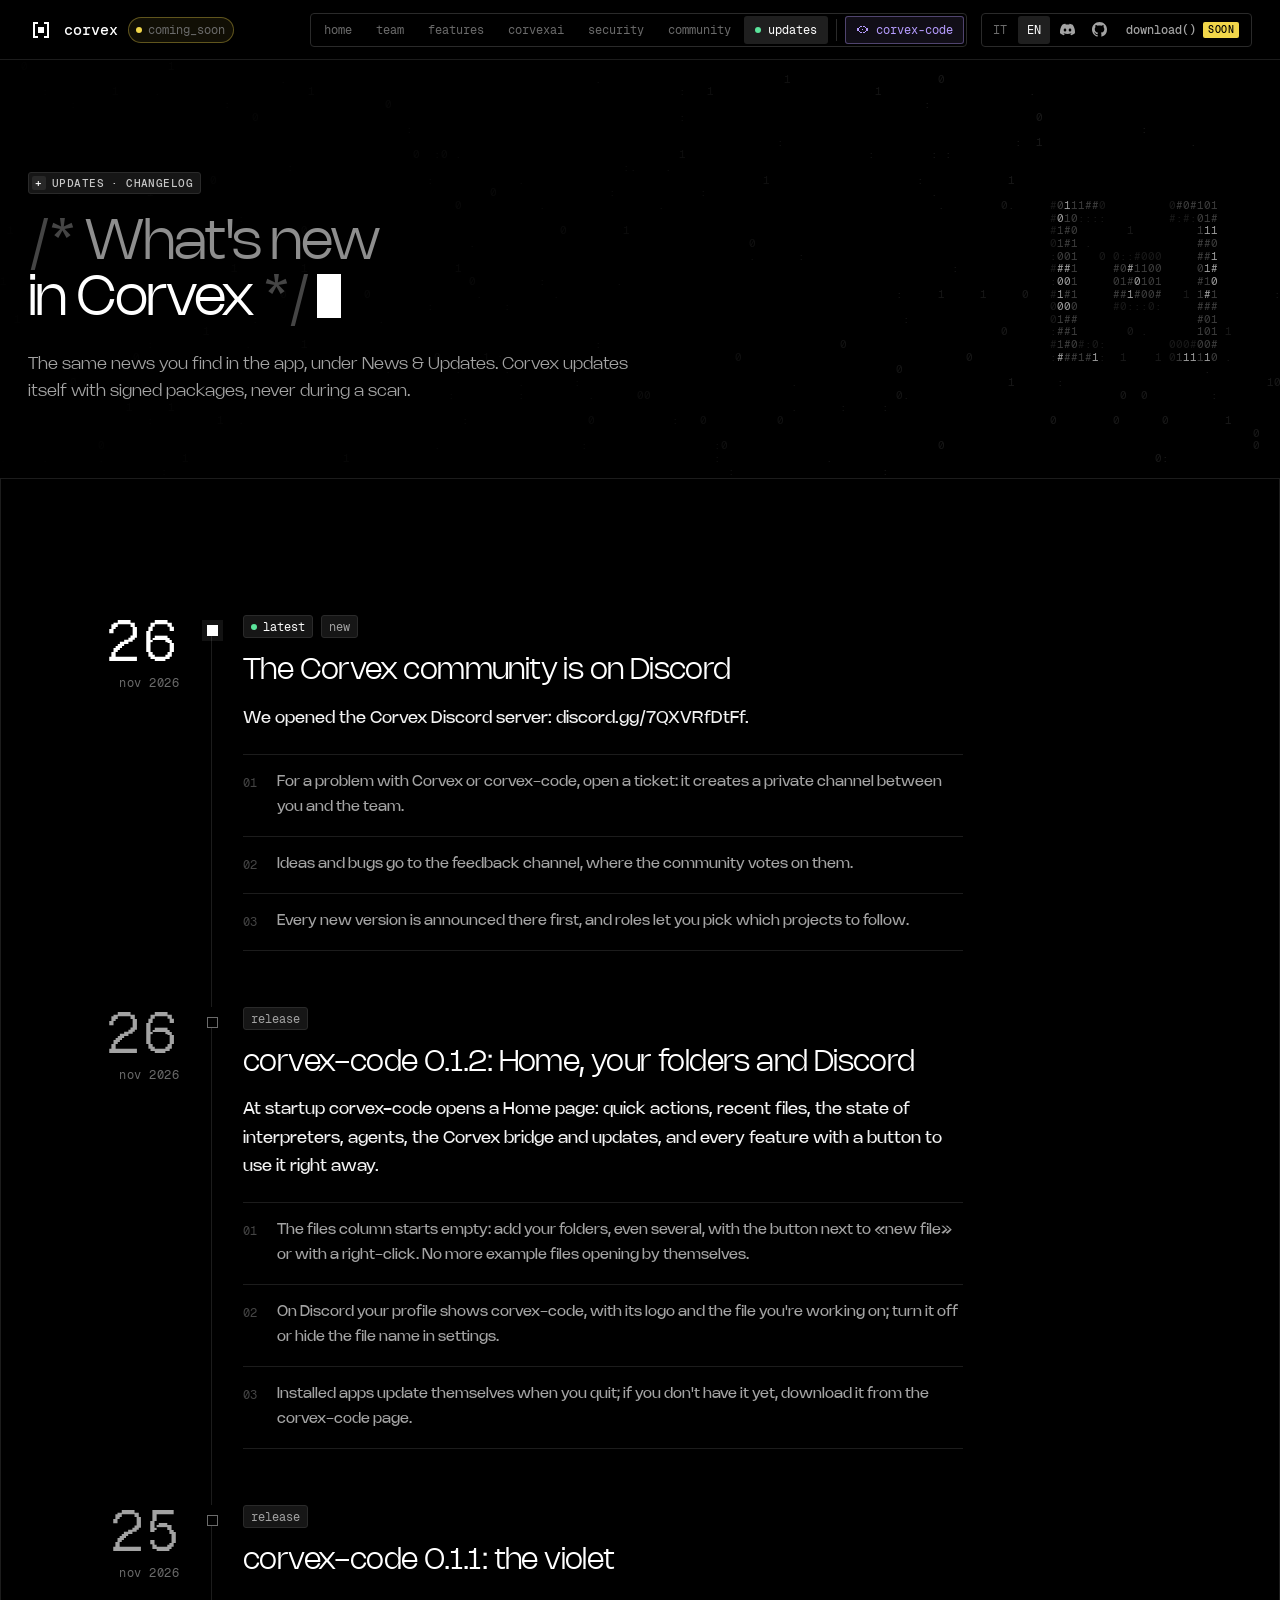
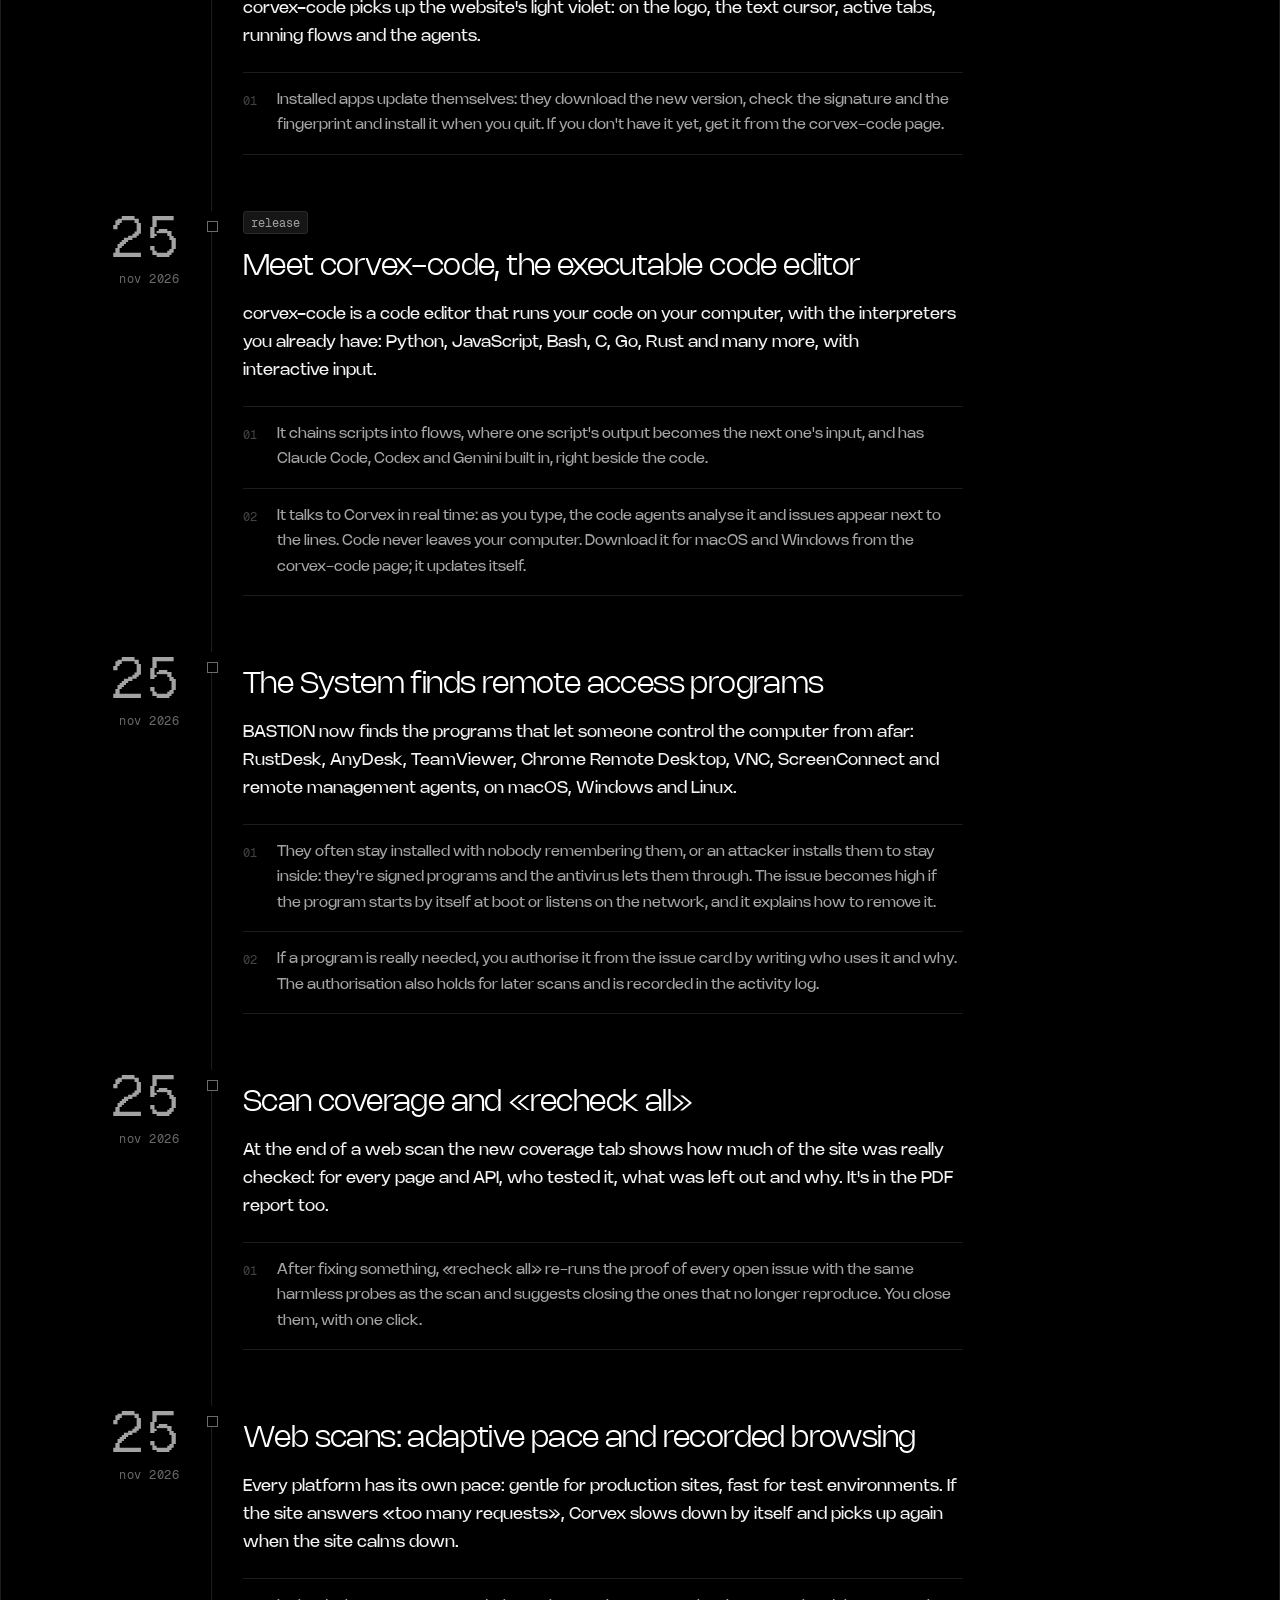
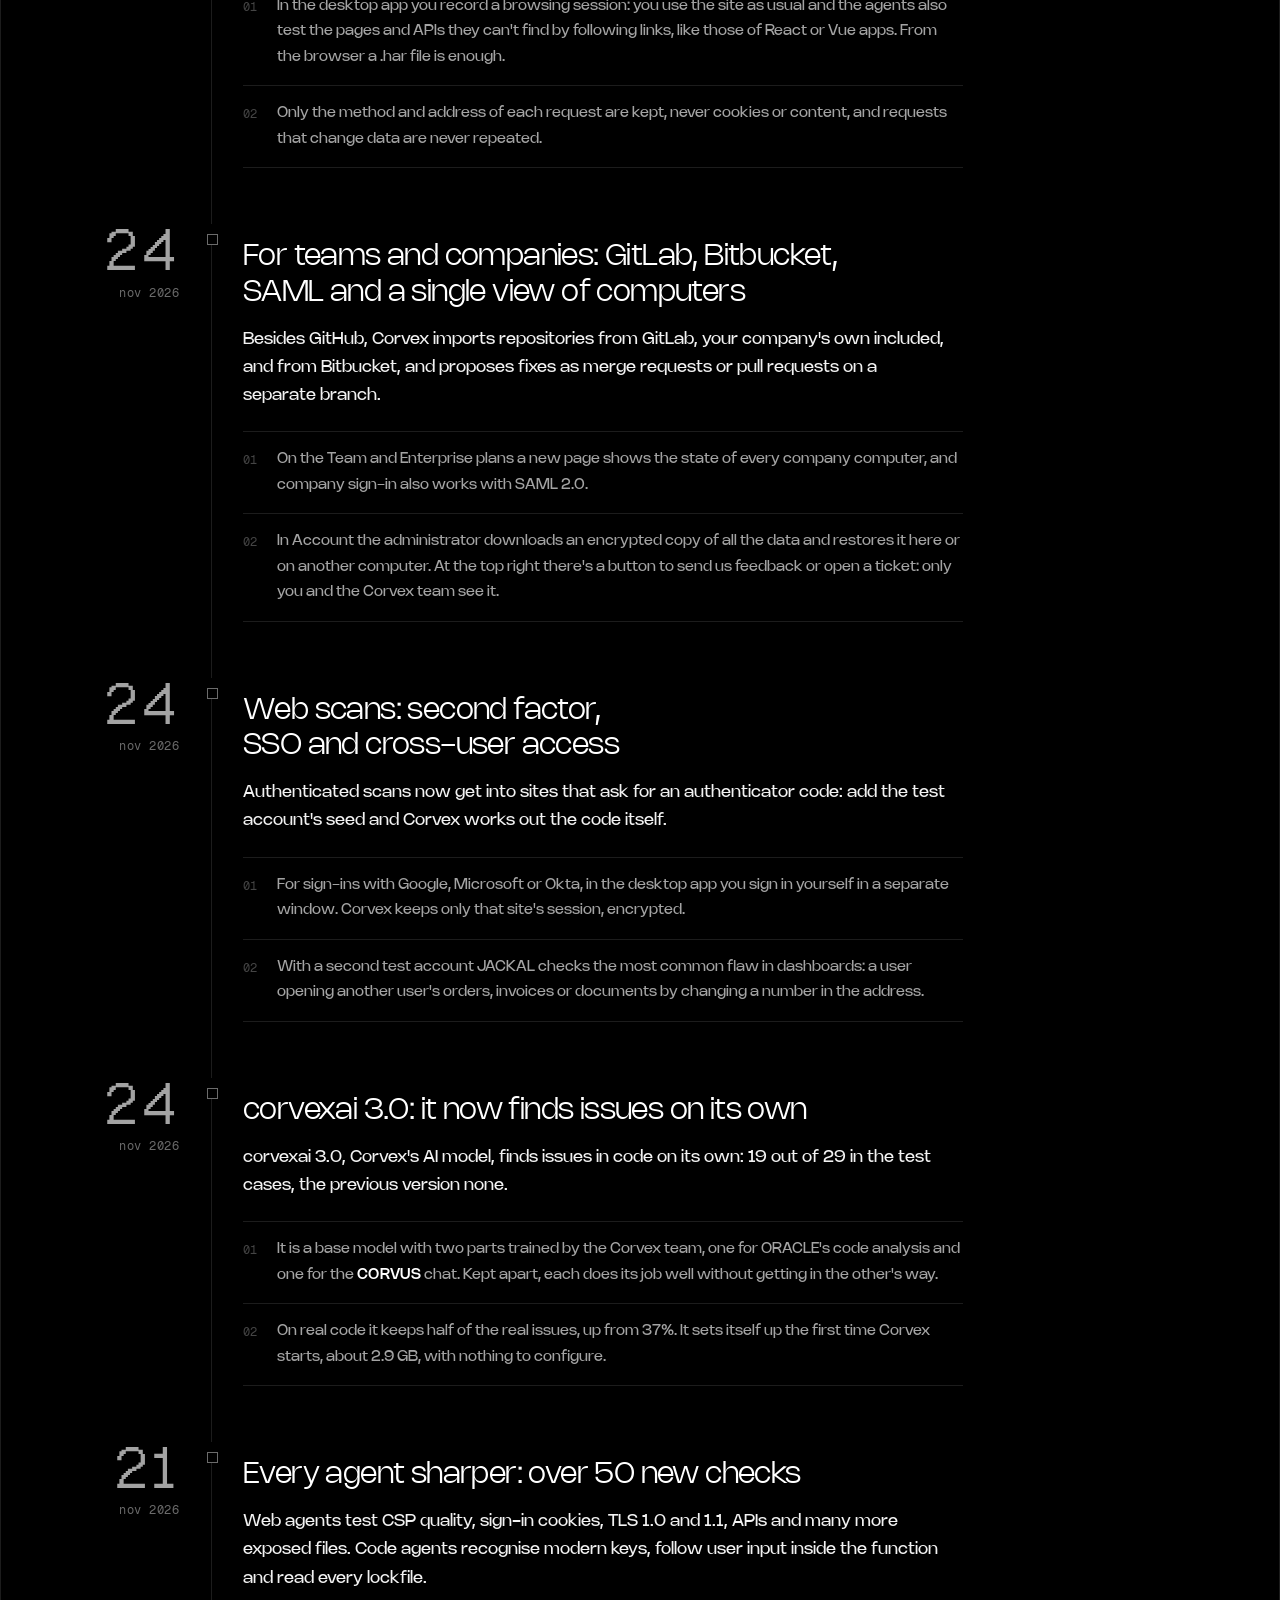
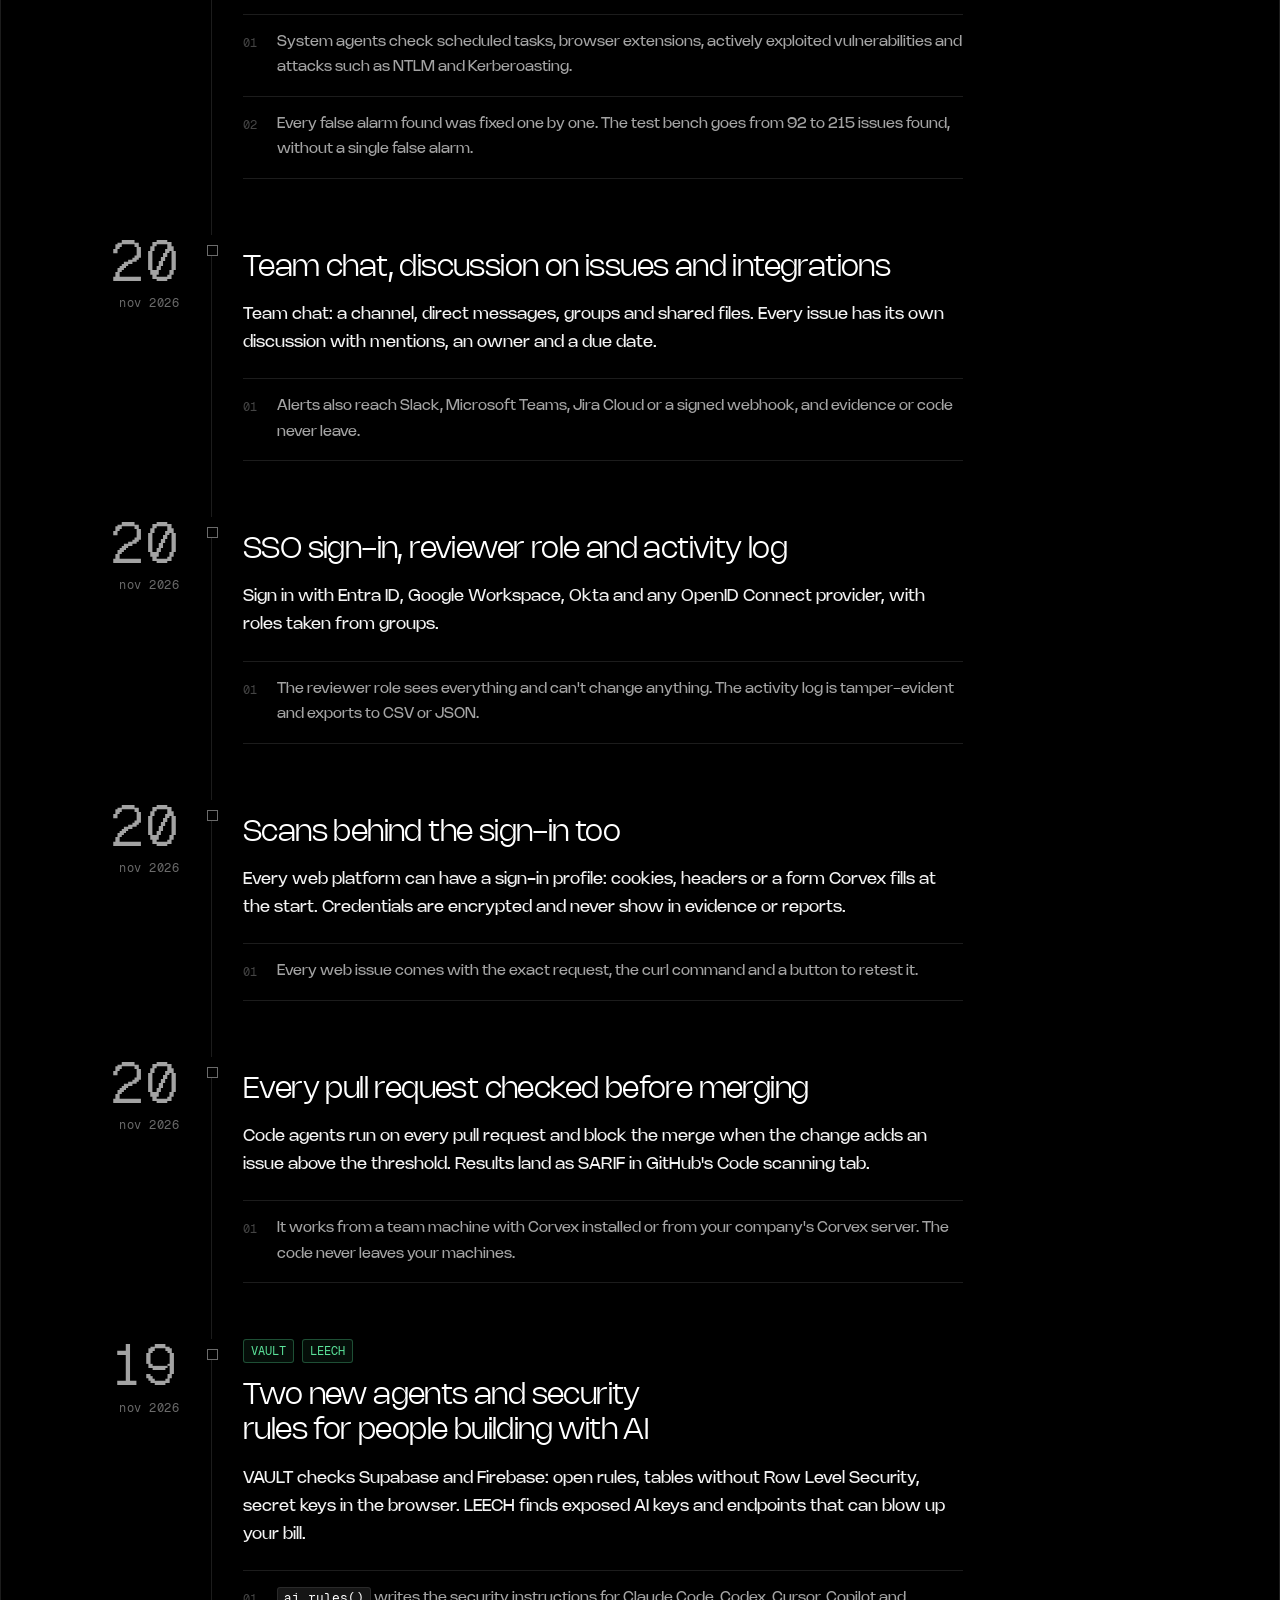
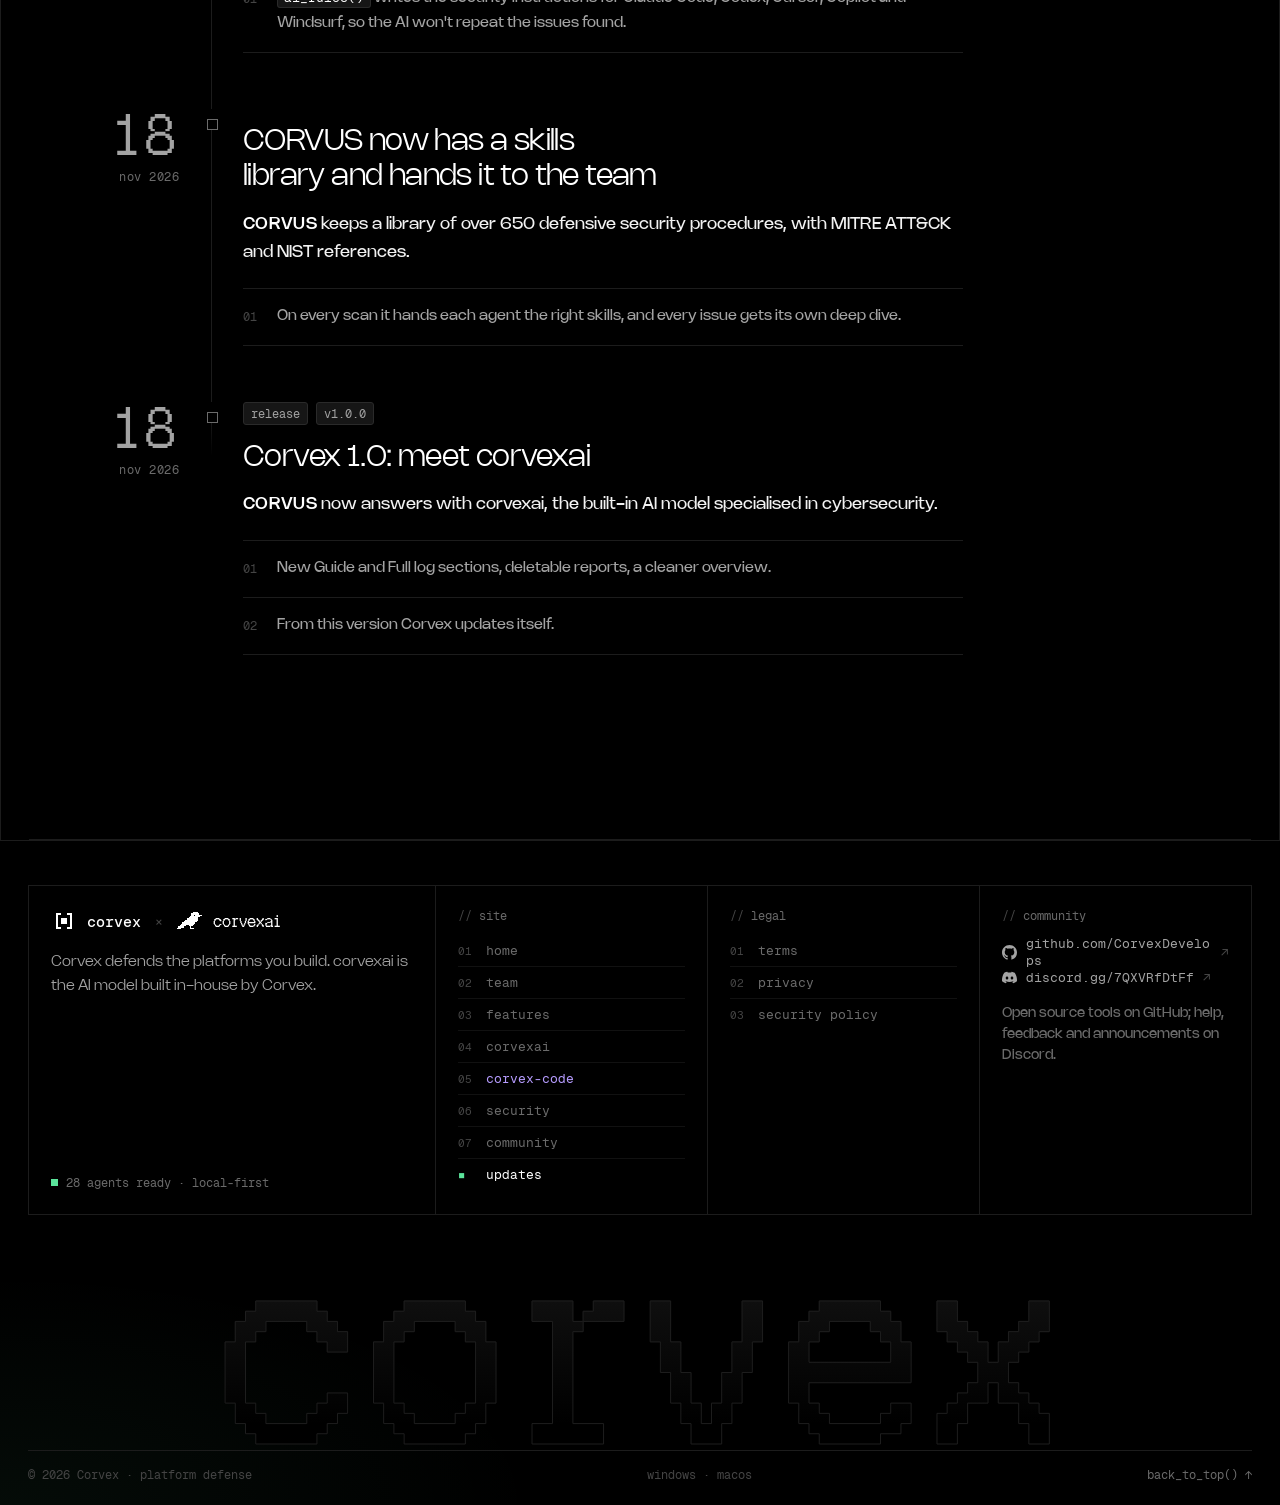
<file: updates.html>
<!doctype html>
<html lang="en">
<head>
  <meta charset="utf-8">
  <meta name="viewport" content="width=device-width, initial-scale=1, viewport-fit=cover">
  <meta name="theme-color" content="#000000">
  <title data-en="Corvex · updates" data-it="Corvex · updates">Corvex · updates</title>
  <meta data-it-content="Le notizie di Corvex: agenti più precisi, chat del team, scansioni dietro il login, controllo delle pull request, SSO, nuovi agenti." name="description" content="Corvex news: sharper agents, team chat, scans behind the sign-in, pull request checks, SSO, new agents." data-en-content="Corvex news: sharper agents, team chat, scans behind the sign-in, pull request checks, SSO, new agents.">
  <meta property="og:title" content="Corvex · updates">
  <meta property="og:description" content="Una squadra di agenti che mette alla prova le tue piattaforme, trova le falle e le corregge.">
  <meta property="og:type" content="website">
  <meta property="og:image" content="assets/og.png">
  <meta property="og:image:width" content="1280">
  <meta property="og:image:height" content="640">
  <meta name="twitter:card" content="summary_large_image">
  <meta http-equiv="Content-Security-Policy" content="default-src 'self'; script-src 'self'; style-src 'self' 'unsafe-inline'; img-src 'self' data:; font-src 'self'; media-src 'self'; connect-src 'none'; base-uri 'none'; form-action 'none'; object-src 'none'">
  <link rel="icon" href="assets/favicon.svg?v=3" type="image/svg+xml">
  <link rel="alternate icon" href="assets/favicon.ico?v=3" sizes="any">
  <link rel="apple-touch-icon" href="assets/apple-touch-icon.png?v=3">
  <link rel="preload" href="assets/fonts/Nohemi-Light.woff2" as="font" type="font/woff2" crossorigin>
  <link rel="preload" href="assets/fonts/GeistMono-Regular.woff2" as="font" type="font/woff2" crossorigin>
  <link rel="stylesheet" href="assets/corvex.css?v=41074c43fe">
  <link rel="stylesheet" href="sito.css?v=7431f39d85">
  <script defer src="assets/viste.js?v=2abf94fef3"></script>
  <script defer src="assets/news.js?v=f3bc560dc6"></script>
  <script defer src="sito.js?v=bd48e72104"></script>
</head>
<body class="s-body" data-page="updates" data-path="~/updates">

<!-- header -->
<header class="s-top" id="top">
  <button class="s-mm" id="s-mm" type="button" aria-label="Menu" aria-controls="s-menu" aria-expanded="false"><span></span><span></span><span></span></button>
  <a class="s-brand" href="index.html" aria-label="Corvex"><img src="assets/logo.svg" alt=""><b>corvex</b><em class="s-pill"><i></i><span data-en="coming_soon" data-it="in_arrivo">coming_soon</span></em></a>
  <span class="search s-path" aria-hidden="true"><span class="lab"><span class="pr" data-en="guest@corvex" data-it="ospite@corvex">guest@corvex</span><span class="pw">~/updates</span><span class="ps">$</span><span class="cur"></span></span></span>
  <nav class="s-nav" id="s-menu" aria-label="Sezioni">
    <span class="s-nav-h" aria-hidden="true"><span data-en="guest@corvex" data-it="ospite@corvex">guest@corvex</span><span class="g">:~$</span> ls <span data-en="sections/" data-it="sezioni/">sections/</span></span>
    <a href="index.html" data-page="home">home</a>
    <a href="team.html" data-page="team">team</a>
    <a href="features.html" data-page="features" data-en="features" data-it="funzioni">features</a>
    <a href="corvexai.html" data-page="corvexai">corvexai</a>
    <a href="trust.html" data-page="trust" data-en="security" data-it="sicurezza">security</a>
    <a href="community.html" data-page="community">community</a>
    <a href="updates.html" data-page="updates" class="on" aria-current="page"><i class="nw-dot" aria-hidden="true"></i>updates</a>
    <span class="s-nav-sep" aria-hidden="true"></span>
    <a href="corvex-code.html" class="s-nav-cc" data-page="code"><img src="assets/corvex-code-viola.svg" alt="">corvex-code</a>
    <div class="s-nav-f"><span class="s-nav-st"><i></i><span data-en="28 agents ready" data-it="28 agenti pronti">28 agents ready</span></span><span class="btn s-locked" aria-disabled="true">download()<em data-en="soon" data-it="presto">soon</em></span></div>
  </nav>
  <div class="s-top-r">
    <div class="seg s-lang" role="group" aria-label="Lingua"><button type="button" data-lang="it">IT</button><button type="button" data-lang="en">EN</button></div>
    <a class="s-icb" href="https://discord.gg/7QXVRfDtFf" target="_blank" rel="noopener noreferrer" aria-label="Discord"><svg viewBox="0 0 24 24" aria-hidden="true"><path fill="currentColor" d="M20.317 4.3698a19.7913 19.7913 0 00-4.8851-1.5152.0741.0741 0 00-.0785.0371c-.211.3753-.4447.8648-.6083 1.2495-1.8447-.2762-3.68-.2762-5.4868 0-.1636-.3933-.4058-.8742-.6177-1.2495a.077.077 0 00-.0785-.037 19.7363 19.7363 0 00-4.8852 1.515.0699.0699 0 00-.0321.0277C.5334 9.0458-.319 13.5799.0992 18.0578a.0824.0824 0 00.0312.0561c2.0528 1.5076 4.0413 2.4228 5.9929 3.0294a.0777.0777 0 00.0842-.0276c.4616-.6304.8731-1.2952 1.226-1.9942a.076.076 0 00-.0416-.1057c-.6528-.2476-1.2743-.5495-1.8722-.8923a.077.077 0 01-.0076-.1277c.1258-.0943.2517-.1923.3718-.2914a.0743.0743 0 01.0776-.0105c3.9278 1.7933 8.18 1.7933 12.0614 0a.0739.0739 0 01.0785.0095c.1202.099.246.1981.3728.2924a.077.077 0 01-.0066.1276 12.2986 12.2986 0 01-1.873.8914.0766.0766 0 00-.0407.1067c.3604.698.7719 1.3628 1.225 1.9932a.076.076 0 00.0842.0286c1.961-.6067 3.9495-1.5219 6.0023-3.0294a.077.077 0 00.0313-.0552c.5004-5.177-.8382-9.6739-3.5485-13.6604a.061.061 0 00-.0312-.0286zM8.02 15.3312c-1.1825 0-2.1569-1.0857-2.1569-2.419 0-1.3332.9555-2.4189 2.157-2.4189 1.2108 0 2.1757 1.0952 2.1568 2.419 0 1.3332-.9555 2.4189-2.1569 2.4189zm7.9748 0c-1.1825 0-2.1569-1.0857-2.1569-2.419 0-1.3332.9554-2.4189 2.1569-2.4189 1.2108 0 2.1757 1.0952 2.1568 2.419 0 1.3332-.946 2.4189-2.1568 2.4189Z"/></svg></a>
    <a class="s-icb" href="https://github.com/CorvexDevelops" target="_blank" rel="noopener noreferrer" aria-label="GitHub"><svg viewBox="0 0 16 16" aria-hidden="true"><path fill="currentColor" d="M8 0C3.58 0 0 3.58 0 8c0 3.54 2.29 6.53 5.47 7.59.4.07.55-.17.55-.38 0-.19-.01-.82-.01-1.49-2.01.37-2.53-.49-2.69-.94-.09-.23-.48-.94-.82-1.13-.28-.15-.68-.52-.01-.53.63-.01 1.08.58 1.23.82.72 1.21 1.87.87 2.33.66.07-.52.28-.87.51-1.07-1.78-.2-3.64-.89-3.64-3.95 0-.87.31-1.59.82-2.15-.08-.2-.36-1.02.08-2.12 0 0 .67-.21 2.2.82.64-.18 1.32-.27 2-.27.68 0 1.36.09 2 .27 1.53-1.04 2.2-.82 2.2-.82.44 1.1.16 1.92.08 2.12.51.56.82 1.27.82 2.15 0 3.07-1.87 3.75-3.65 3.95.29.25.54.73.54 1.48 0 1.07-.01 1.93-.01 2.2 0 .21.15.46.55.38A8.013 8.013 0 0016 8c0-4.42-3.58-8-8-8z"/></svg></a>
    <span class="btn s-locked s-dl" aria-disabled="true">download()<em data-en="soon" data-it="presto">soon</em></span>
  </div>
</header>
<!-- /header -->

<section class="s-ph">
  <pre class="ascii s-ph-bg" data-shape="brackets" aria-hidden="true"></pre>
  <div class="s-ph-in">
    <span class="label s-rv"><i>+</i><span data-en="updates · changelog" data-it="updates · novità">updates · changelog</span></span>
    <h1 class="cm s-h1 s-rv"><span class="g">/*</span>&nbsp;<span class="d" data-en="What's new" data-it="Cosa c&#x27;è di nuovo">What's new</span><br><span data-en="in Corvex" data-it="in Corvex">in Corvex</span>&nbsp;<span class="s-close"><span class="g">*/</span><span class="s-caret"></span></span></h1>
    <p class="s-sub s-rv" data-en="The same news you find in the app, under News &amp; Updates. Corvex updates itself with signed packages, never during a scan." data-it="Le stesse notizie che trovi nella app, in News &amp;amp; Updates. Corvex si aggiorna da solo con pacchetti firmati, mai durante una scansione.">The same news you find in the app, under News & Updates. Corvex updates itself with signed packages, never during a scan.</p>
  </div>
</section>

<main class="s-main">
<section class="s-sec">
  <div class="nws-list s-news" id="updates"><!-- news --><article class="nws latest"><div class="nws-when"><span class="px nws-d">26</span><span class="nws-my">Nov 2026</span></div><div class="nws-body"><div class="nws-tags"><span class="chip nws-new"><i></i>latest</span><span class="chip">new</span></div><h3>The Corvex community is on Discord</h3><p class="nws-lead">We opened the Corvex Discord server: discord.gg/7QXVRfDtFf.</p><ol class=nws-pts><li><span>For a problem with Corvex or corvex-code, open a ticket: it creates a private channel between you and the team.</span></li><li><span>Ideas and bugs go to the feedback channel, where the community votes on them.</span></li><li><span>Every new version is announced there first, and roles let you pick which projects to follow.</span></li></ol></div></article><article class="nws"><div class="nws-when"><span class="px nws-d">26</span><span class="nws-my">Nov 2026</span></div><div class="nws-body"><div class="nws-tags"><span class="chip">release</span></div><h3>corvex-code 0.1.2: Home, your folders and Discord</h3><p class="nws-lead">At startup corvex-code opens a Home page: quick actions, recent files, the state of interpreters, agents, the Corvex bridge and updates, and every feature with a button to use it right away.</p><ol class=nws-pts><li><span>The files column starts empty: add your folders, even several, with the button next to «new file» or with a right-click. No more example files opening by themselves.</span></li><li><span>On Discord your profile shows corvex-code, with its logo and the file you&#39;re working on; turn it off or hide the file name in settings.</span></li><li><span>Installed apps update themselves when you quit; if you don&#39;t have it yet, download it from the corvex-code page.</span></li></ol></div></article><article class="nws"><div class="nws-when"><span class="px nws-d">25</span><span class="nws-my">Nov 2026</span></div><div class="nws-body"><div class="nws-tags"><span class="chip">release</span></div><h3>corvex-code 0.1.1: the violet</h3><p class="nws-lead">corvex-code picks up the website&#39;s light violet: on the logo, the text cursor, active tabs, running flows and the agents.</p><ol class=nws-pts><li><span>Installed apps update themselves: they download the new version, check the signature and the fingerprint and install it when you quit. If you don&#39;t have it yet, get it from the corvex-code page.</span></li></ol></div></article><article class="nws"><div class="nws-when"><span class="px nws-d">25</span><span class="nws-my">Nov 2026</span></div><div class="nws-body"><div class="nws-tags"><span class="chip">release</span></div><h3>Meet corvex-code, the executable code editor</h3><p class="nws-lead">corvex-code is a code editor that runs your code on your computer, with the interpreters you already have: Python, JavaScript, Bash, C, Go, Rust and many more, with interactive input.</p><ol class=nws-pts><li><span>It chains scripts into flows, where one script&#39;s output becomes the next one&#39;s input, and has Claude Code, Codex and Gemini built in, right beside the code.</span></li><li><span>It talks to Corvex in real time: as you type, the code agents analyse it and issues appear next to the lines. Code never leaves your computer. Download it for macOS and Windows from the corvex-code page; it updates itself.</span></li></ol></div></article><article class="nws"><div class="nws-when"><span class="px nws-d">25</span><span class="nws-my">Nov 2026</span></div><div class="nws-body"><div class="nws-tags"></div><h3>The System finds remote access programs</h3><p class="nws-lead"><b>BASTION</b> now finds the programs that let someone control the computer from afar: RustDesk, AnyDesk, TeamViewer, Chrome Remote Desktop, VNC, ScreenConnect and remote management agents, on macOS, Windows and Linux.</p><ol class=nws-pts><li><span>They often stay installed with nobody remembering them, or an attacker installs them to stay inside: they&#39;re signed programs and the antivirus lets them through. The issue becomes high if the program starts by itself at boot or listens on the network, and it explains how to remove it.</span></li><li><span>If a program is really needed, you authorise it from the issue card by writing who uses it and why. The authorisation also holds for later scans and is recorded in the activity log.</span></li></ol></div></article><article class="nws"><div class="nws-when"><span class="px nws-d">25</span><span class="nws-my">Nov 2026</span></div><div class="nws-body"><div class="nws-tags"></div><h3>Scan coverage and «recheck all»</h3><p class="nws-lead">At the end of a web scan the new coverage tab shows how much of the site was really checked: for every page and API, who tested it, what was left out and why. It&#39;s in the PDF report too.</p><ol class=nws-pts><li><span>After fixing something, «recheck all» re-runs the proof of every open issue with the same harmless probes as the scan and suggests closing the ones that no longer reproduce. You close them, with one click.</span></li></ol></div></article><article class="nws"><div class="nws-when"><span class="px nws-d">25</span><span class="nws-my">Nov 2026</span></div><div class="nws-body"><div class="nws-tags"></div><h3>Web scans: adaptive pace and recorded browsing</h3><p class="nws-lead">Every platform has its own pace: gentle for production sites, fast for test environments. If the site answers «too many requests», Corvex slows down by itself and picks up again when the site calms down.</p><ol class=nws-pts><li><span>In the desktop app you record a browsing session: you use the site as usual and the agents also test the pages and APIs they can&#39;t find by following links, like those of React or Vue apps. From the browser a .har file is enough.</span></li><li><span>Only the method and address of each request are kept, never cookies or content, and requests that change data are never repeated.</span></li></ol></div></article><article class="nws"><div class="nws-when"><span class="px nws-d">24</span><span class="nws-my">Nov 2026</span></div><div class="nws-body"><div class="nws-tags"></div><h3>For teams and companies: GitLab, Bitbucket, SAML and a single view of computers</h3><p class="nws-lead">Besides GitHub, Corvex imports repositories from GitLab, your company&#39;s own included, and from Bitbucket, and proposes fixes as merge requests or pull requests on a separate branch.</p><ol class=nws-pts><li><span>On the Team and Enterprise plans a new page shows the state of every company computer, and company sign-in also works with SAML 2.0.</span></li><li><span>In Account the administrator downloads an encrypted copy of all the data and restores it here or on another computer. At the top right there&#39;s a button to send us feedback or open a ticket: only you and the Corvex team see it.</span></li></ol></div></article><article class="nws"><div class="nws-when"><span class="px nws-d">24</span><span class="nws-my">Nov 2026</span></div><div class="nws-body"><div class="nws-tags"></div><h3>Web scans: second factor, SSO and cross-user access</h3><p class="nws-lead">Authenticated scans now get into sites that ask for an authenticator code: add the test account&#39;s seed and Corvex works out the code itself.</p><ol class=nws-pts><li><span>For sign-ins with Google, Microsoft or Okta, in the desktop app you sign in yourself in a separate window. Corvex keeps only that site&#39;s session, encrypted.</span></li><li><span>With a second test account <b>JACKAL</b> checks the most common flaw in dashboards: a user opening another user&#39;s orders, invoices or documents by changing a number in the address.</span></li></ol></div></article><article class="nws"><div class="nws-when"><span class="px nws-d">24</span><span class="nws-my">Nov 2026</span></div><div class="nws-body"><div class="nws-tags"></div><h3>corvexai 3.0: it now finds issues on its own</h3><p class="nws-lead">corvexai 3.0, Corvex&#39;s AI model, finds issues in code on its own: 19 out of 29 in the test cases, the previous version none.</p><ol class=nws-pts><li><span>It is a base model with two parts trained by the Corvex team, one for <b>ORACLE</b>&#39;s code analysis and one for the <b>CORVUS</b> chat. Kept apart, each does its job well without getting in the other&#39;s way.</span></li><li><span>On real code it keeps half of the real issues, up from 37%. It sets itself up the first time Corvex starts, about 2.9 GB, with nothing to configure.</span></li></ol></div></article><article class="nws"><div class="nws-when"><span class="px nws-d">21</span><span class="nws-my">Nov 2026</span></div><div class="nws-body"><div class="nws-tags"></div><h3>Every agent sharper: over 50 new checks</h3><p class="nws-lead">Web agents test CSP quality, sign-in cookies, TLS 1.0 and 1.1, APIs and many more exposed files. Code agents recognise modern keys, follow user input inside the function and read every lockfile.</p><ol class=nws-pts><li><span>System agents check scheduled tasks, browser extensions, actively exploited vulnerabilities and attacks such as NTLM and Kerberoasting.</span></li><li><span>Every false alarm found was fixed one by one. The test bench goes from 92 to 215 issues found, without a single false alarm.</span></li></ol></div></article><article class="nws"><div class="nws-when"><span class="px nws-d">20</span><span class="nws-my">Nov 2026</span></div><div class="nws-body"><div class="nws-tags"></div><h3>Team chat, discussion on issues and integrations</h3><p class="nws-lead">Team chat: a channel, direct messages, groups and shared files. Every issue has its own discussion with mentions, an owner and a due date.</p><ol class=nws-pts><li><span>Alerts also reach Slack, Microsoft Teams, Jira Cloud or a signed webhook, and evidence or code never leave.</span></li></ol></div></article><article class="nws"><div class="nws-when"><span class="px nws-d">20</span><span class="nws-my">Nov 2026</span></div><div class="nws-body"><div class="nws-tags"></div><h3>SSO sign-in, reviewer role and activity log</h3><p class="nws-lead">Sign in with Entra ID, Google Workspace, Okta and any OpenID Connect provider, with roles taken from groups.</p><ol class=nws-pts><li><span>The reviewer role sees everything and can&#39;t change anything. The activity log is tamper-evident and exports to CSV or JSON.</span></li></ol></div></article><article class="nws"><div class="nws-when"><span class="px nws-d">20</span><span class="nws-my">Nov 2026</span></div><div class="nws-body"><div class="nws-tags"></div><h3>Scans behind the sign-in too</h3><p class="nws-lead">Every web platform can have a sign-in profile: cookies, headers or a form Corvex fills at the start. Credentials are encrypted and never show in evidence or reports.</p><ol class=nws-pts><li><span>Every web issue comes with the exact request, the curl command and a button to retest it.</span></li></ol></div></article><article class="nws"><div class="nws-when"><span class="px nws-d">20</span><span class="nws-my">Nov 2026</span></div><div class="nws-body"><div class="nws-tags"></div><h3>Every pull request checked before merging</h3><p class="nws-lead">Code agents run on every pull request and block the merge when the change adds an issue above the threshold. Results land as SARIF in GitHub&#39;s Code scanning tab.</p><ol class=nws-pts><li><span>It works from a team machine with Corvex installed or from your company&#39;s Corvex server. The code never leaves your machines.</span></li></ol></div></article><article class="nws"><div class="nws-when"><span class="px nws-d">19</span><span class="nws-my">Nov 2026</span></div><div class="nws-body"><div class="nws-tags"><span class="chip nws-ag">VAULT</span><span class="chip nws-ag">LEECH</span></div><h3>Two new agents and security rules for people building with AI</h3><p class="nws-lead"><b>VAULT</b> checks Supabase and Firebase: open rules, tables without Row Level Security, secret keys in the browser. <b>LEECH</b> finds exposed AI keys and endpoints that can blow up your bill.</p><ol class=nws-pts><li><span><code>ai_rules()</code> writes the security instructions for Claude Code, Codex, Cursor, Copilot and Windsurf, so the AI won&#39;t repeat the issues found.</span></li></ol></div></article><article class="nws"><div class="nws-when"><span class="px nws-d">18</span><span class="nws-my">Nov 2026</span></div><div class="nws-body"><div class="nws-tags"></div><h3>CORVUS now has a skills library and hands it to the team</h3><p class="nws-lead"><b>CORVUS</b> keeps a library of over 650 defensive security procedures, with MITRE ATT&amp;CK and NIST references.</p><ol class=nws-pts><li><span>On every scan it hands each agent the right skills, and every issue gets its own deep dive.</span></li></ol></div></article><article class="nws"><div class="nws-when"><span class="px nws-d">18</span><span class="nws-my">Nov 2026</span></div><div class="nws-body"><div class="nws-tags"><span class="chip">release</span><span class="chip">v1.0.0</span></div><h3>Corvex 1.0: meet corvexai</h3><p class="nws-lead"><b>CORVUS</b> now answers with corvexai, the built-in AI model specialised in cybersecurity.</p><ol class=nws-pts><li><span>New Guide and Full log sections, deletable reports, a cleaner overview.</span></li><li><span>From this version Corvex updates itself.</span></li></ol></div></article><!-- /news --></div>
</section>
</main>

<!-- footer -->
<footer class="s-foot2">
  <div class="s-f-grid">
    <div class="s-f-cell s-f-main">
      <div class="s-f-brands">
        <a class="s-brand" href="index.html" aria-label="Corvex"><img src="assets/logo.svg" alt=""><b>corvex</b></a>
        <span class="s-f-x" aria-hidden="true">×</span>
        <a class="s-brand s-f-ai" href="corvexai.html" aria-label="corvexai"><img src="assets/corvus.svg" alt=""><b>corvexai</b></a>
      </div>
      <p class="s-f-claim" data-en="Corvex defends the platforms you build. corvexai is the AI model built in-house by Corvex." data-it="Corvex difende le piattaforme che costruisci. corvexai è il modello AI sviluppato da Corvex.">Corvex defends the platforms you build. corvexai is the AI model built in-house by Corvex.</p>
      <span class="s-nav-st"><i></i><span data-en="28 agents ready · local-first" data-it="28 agenti pronti · tutto in locale">28 agents ready · local-first</span></span>
    </div>
    <div class="s-f-cell"><h4><span class="g">//</span> <span data-en="site" data-it="sito">site</span></h4>
      <nav class="s-foot-nav s-f-list">
        <a href="index.html" data-page="home">home</a><a href="team.html" data-page="team">team</a><a href="features.html" data-page="features" data-en="features" data-it="funzioni">features</a>
        <a href="corvexai.html" data-page="corvexai">corvexai</a><a href="corvex-code.html" class="s-f-cc" data-page="code">corvex-code</a><a href="trust.html" data-page="trust" data-en="security" data-it="sicurezza">security</a><a href="community.html" data-page="community">community</a><a href="updates.html" data-page="updates" class="on" aria-current="page">updates</a>
      </nav></div>
    <div class="s-f-cell"><h4><span class="g">//</span> <span data-en="legal" data-it="legale">legal</span></h4>
      <nav class="s-foot-nav s-f-list"><a href="legal/terms.html" data-en="terms" data-it="termini">terms</a><a href="legal/privacy.html">privacy</a><a href="legal/security.html" data-en="security policy" data-it="politica di sicurezza">security policy</a></nav></div>
    <div class="s-f-cell"><h4><span class="g">//</span> community</h4>
      <a class="s-gh" href="https://github.com/CorvexDevelops" target="_blank" rel="noopener noreferrer"><svg viewBox="0 0 16 16" aria-hidden="true"><path fill="currentColor" d="M8 0C3.58 0 0 3.58 0 8c0 3.54 2.29 6.53 5.47 7.59.4.07.55-.17.55-.38 0-.19-.01-.82-.01-1.49-2.01.37-2.53-.49-2.69-.94-.09-.23-.48-.94-.82-1.13-.28-.15-.68-.52-.01-.53.63-.01 1.08.58 1.23.82.72 1.21 1.87.87 2.33.66.07-.52.28-.87.51-1.07-1.78-.2-3.64-.89-3.64-3.95 0-.87.31-1.59.82-2.15-.08-.2-.36-1.02.08-2.12 0 0 .67-.21 2.2.82.64-.18 1.32-.27 2-.27.68 0 1.36.09 2 .27 1.53-1.04 2.2-.82 2.2-.82.44 1.1.16 1.92.08 2.12.51.56.82 1.27.82 2.15 0 3.07-1.87 3.75-3.65 3.95.29.25.54.73.54 1.48 0 1.07-.01 1.93-.01 2.2 0 .21.15.46.55.38A8.013 8.013 0 0016 8c0-4.42-3.58-8-8-8z"/></svg><span>github.com/CorvexDevelops</span><em aria-hidden="true">↗</em></a>
      <a class="s-gh" href="https://discord.gg/7QXVRfDtFf" target="_blank" rel="noopener noreferrer"><svg viewBox="0 0 24 24" aria-hidden="true"><path fill="currentColor" d="M20.317 4.3698a19.7913 19.7913 0 00-4.8851-1.5152.0741.0741 0 00-.0785.0371c-.211.3753-.4447.8648-.6083 1.2495-1.8447-.2762-3.68-.2762-5.4868 0-.1636-.3933-.4058-.8742-.6177-1.2495a.077.077 0 00-.0785-.037 19.7363 19.7363 0 00-4.8852 1.515.0699.0699 0 00-.0321.0277C.5334 9.0458-.319 13.5799.0992 18.0578a.0824.0824 0 00.0312.0561c2.0528 1.5076 4.0413 2.4228 5.9929 3.0294a.0777.0777 0 00.0842-.0276c.4616-.6304.8731-1.2952 1.226-1.9942a.076.076 0 00-.0416-.1057c-.6528-.2476-1.2743-.5495-1.8722-.8923a.077.077 0 01-.0076-.1277c.1258-.0943.2517-.1923.3718-.2914a.0743.0743 0 01.0776-.0105c3.9278 1.7933 8.18 1.7933 12.0614 0a.0739.0739 0 01.0785.0095c.1202.099.246.1981.3728.2924a.077.077 0 01-.0066.1276 12.2986 12.2986 0 01-1.873.8914.0766.0766 0 00-.0407.1067c.3604.698.7719 1.3628 1.225 1.9932a.076.076 0 00.0842.0286c1.961-.6067 3.9495-1.5219 6.0023-3.0294a.077.077 0 00.0313-.0552c.5004-5.177-.8382-9.6739-3.5485-13.6604a.061.061 0 00-.0312-.0286zM8.02 15.3312c-1.1825 0-2.1569-1.0857-2.1569-2.419 0-1.3332.9555-2.4189 2.157-2.4189 1.2108 0 2.1757 1.0952 2.1568 2.419 0 1.3332-.9555 2.4189-2.1569 2.4189zm7.9748 0c-1.1825 0-2.1569-1.0857-2.1569-2.419 0-1.3332.9554-2.4189 2.1569-2.4189 1.2108 0 2.1757 1.0952 2.1568 2.419 0 1.3332-.946 2.4189-2.1568 2.4189Z"/></svg><span>discord.gg/7QXVRfDtFf</span><em aria-hidden="true">↗</em></a>
      <p class="s-f-note" data-en="Open source tools on GitHub; help, feedback and announcements on Discord." data-it="Strumenti open source su GitHub; aiuto, feedback e annunci su Discord.">Open source tools on GitHub; help, feedback and announcements on Discord.</p></div>
  </div>
  <div class="s-f-word" aria-hidden="true">corvex</div>
  <div class="s-f-bot"><span data-en="© 2026 Corvex · platform defense" data-it="© 2026 Corvex · difesa delle piattaforme">© 2026 Corvex · platform defense</span><span>windows · macos</span><a class="s-f-up" href="#top" data-en="back_to_top() ↑" data-it="torna_su() ↑">back_to_top() ↑</a></div>
</footer>
<!-- /footer -->

</body>
</html>
</file>
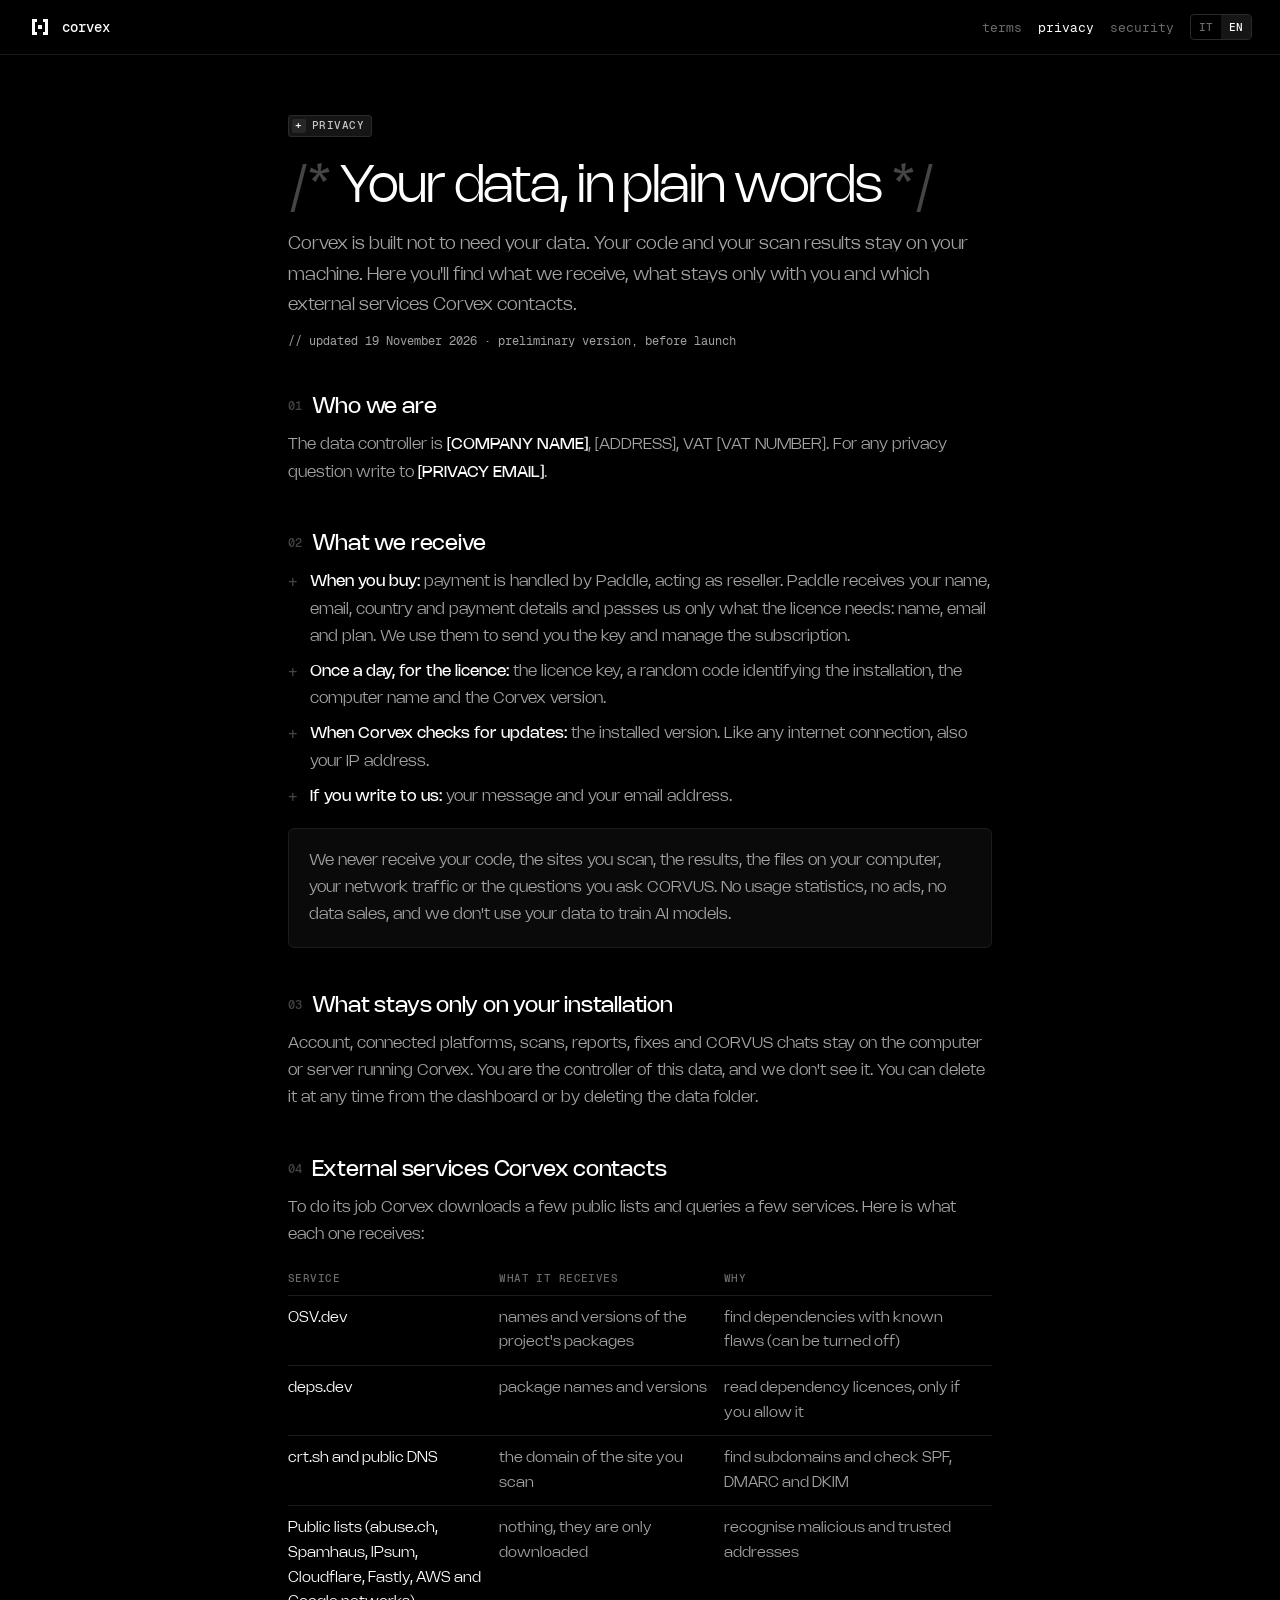
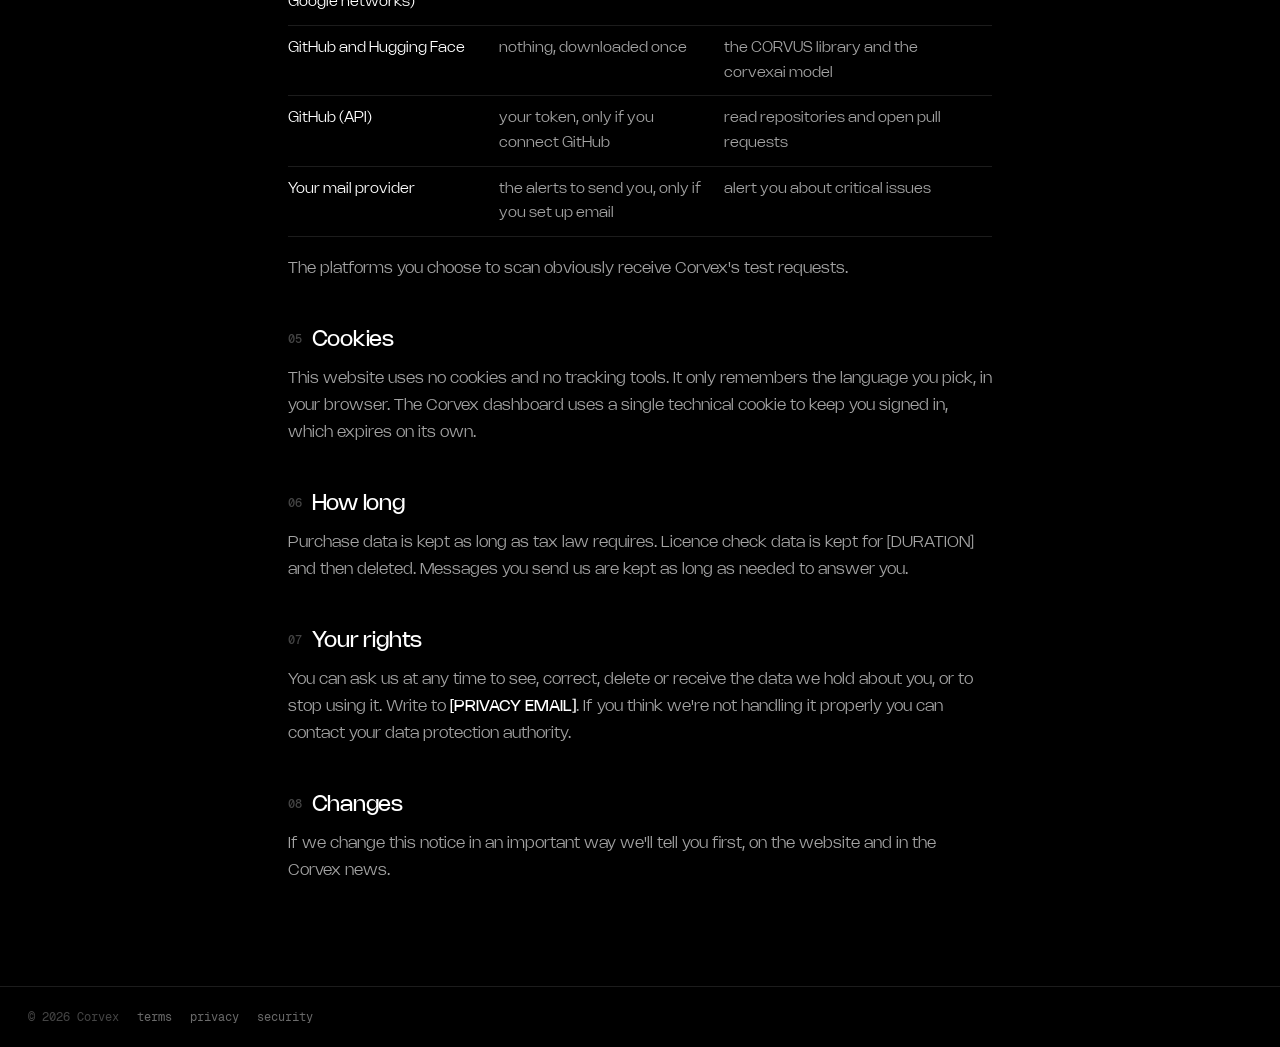
<file: legal/privacy.html>
<!doctype html>
<html lang="it">
<head>
  <meta charset="utf-8">
  <meta name="viewport" content="width=device-width, initial-scale=1, viewport-fit=cover">
  <meta name="theme-color" content="#000000">
  <title>Corvex · privacy</title>
  <meta name="title-it" content="Corvex · privacy">
  <meta name="title-en" content="Corvex · privacy">
  <meta name="description" content="Quali dati tratta Corvex, dove restano e chi li vede, spiegato in parole semplici.">
  <meta http-equiv="Content-Security-Policy" content="default-src 'self'; script-src 'self'; style-src 'self' 'unsafe-inline'; img-src 'self' data:; font-src 'self'; connect-src 'none'; base-uri 'none'; form-action 'none'; object-src 'none'">
  <link rel="icon" href="../assets/favicon.svg" type="image/svg+xml">
  <link rel="stylesheet" href="../assets/corvex.css">
  <link rel="stylesheet" href="legal.css">
  <script defer src="legal.js"></script>
</head>
<body class="lg">
<header class="lg-top">
  <a class="lg-brand" href="../index.html"><img src="../assets/logo.svg" alt=""><b>corvex</b></a>
  <nav class="lg-nav"><a href="terms.html"><span data-l="it">termini</span><span data-l="en" hidden>terms</span></a><a class="on" href="privacy.html">privacy</a><a href="security.html"><span data-l="it">sicurezza</span><span data-l="en" hidden>security</span></a></nav>
  <div class="lg-lang" role="group" aria-label="Lingua"><button type="button" data-lang="it">IT</button><button type="button" data-lang="en">EN</button></div>
</header>

<main class="lg-main">
<article data-l="it">
  <span class="label"><i>+</i>privacy</span>
  <h1><span class="g">/*</span>&nbsp;I tuoi dati, in parole semplici&nbsp;<span class="g">*/</span></h1>
  <p class="lg-lead">Corvex è fatto per non avere bisogno dei tuoi dati. Il tuo codice e i risultati delle scansioni restano sulla tua macchina. Qui trovi cosa riceviamo noi, cosa resta solo da te e quali servizi esterni Corvex contatta.</p>
  <p class="lg-date">// aggiornato il 19 novembre 2026 · versione preliminare, prima del lancio</p>

  <h2><span class="n">01</span>Chi siamo</h2>
  <p>Il titolare del trattamento è <b>[RAGIONE SOCIALE]</b>, [INDIRIZZO], P. IVA [P.IVA]. Per qualsiasi domanda sulla privacy scrivi a <b>[EMAIL PRIVACY]</b>.</p>

  <h2><span class="n">02</span>Cosa riceviamo noi</h2>
  <ul>
    <li><b>Quando acquisti:</b> il pagamento è gestito da Paddle, che fa da rivenditore. Paddle riceve nome, email, paese e dati di pagamento e ci passa solo ciò che serve per la licenza: nome, email e piano acquistato. Li usiamo per mandarti la chiave e gestire l'abbonamento.</li>
    <li><b>Una volta al giorno, per la licenza:</b> la chiave di licenza, un codice casuale che identifica l'installazione, il nome del computer e la versione di Corvex.</li>
    <li><b>Quando Corvex cerca aggiornamenti:</b> la versione installata. Come ogni connessione a internet, anche il tuo indirizzo IP.</li>
    <li><b>Se ci scrivi:</b> il tuo messaggio e il tuo indirizzo email.</li>
  </ul>
  <div class="lg-box"><p>Non riceviamo mai il tuo codice, i siti che analizzi, i risultati, i file del tuo computer, il traffico di rete o le domande che fai a CORVUS. Niente statistiche d'uso, niente pubblicità, niente vendita di dati, e non usiamo i tuoi dati per addestrare modelli AI.</p></div>

  <h2><span class="n">03</span>Cosa resta solo sulla tua installazione</h2>
  <p>Account, piattaforme collegate, scansioni, rapporti, correzioni e chat con CORVUS restano sul computer o sul server dove gira Corvex. Per questi dati il titolare sei tu, e noi non li vediamo. Puoi cancellarli in ogni momento dalla dashboard o cancellando la cartella dei dati.</p>

  <h2><span class="n">04</span>I servizi esterni che Corvex contatta</h2>
  <p>Per fare il suo lavoro Corvex scarica alcune liste pubbliche e interroga pochi servizi. Ecco cosa manda a ciascuno:</p>
  <table class="lg-tbl">
    <thead><tr><th>Servizio</th><th>Cosa riceve</th><th>Perché</th></tr></thead>
    <tbody>
      <tr><td>OSV.dev</td><td>nomi e versioni dei pacchetti del progetto</td><td>trovare le dipendenze con falle note (si può disattivare)</td></tr>
      <tr><td>deps.dev</td><td>nomi e versioni dei pacchetti</td><td>leggere le licenze delle dipendenze, solo se lo consenti</td></tr>
      <tr><td>crt.sh e DNS pubblici</td><td>il dominio del sito che analizzi</td><td>trovare i sottodomini e controllare SPF, DMARC e DKIM</td></tr>
      <tr><td>Liste pubbliche (abuse.ch, Spamhaus, IPsum, reti di Cloudflare, Fastly, AWS e Google)</td><td>niente, vengono solo scaricate</td><td>riconoscere indirizzi malevoli e quelli affidabili</td></tr>
      <tr><td>GitHub e Hugging Face</td><td>niente, vengono solo scaricati una volta</td><td>la biblioteca di CORVUS e il modello corvexai</td></tr>
      <tr><td>GitHub (API)</td><td>il tuo token, solo se colleghi GitHub</td><td>leggere i repository e aprire le pull request</td></tr>
      <tr><td>Il tuo servizio di posta</td><td>gli avvisi da mandarti, solo se configuri l'email</td><td>avvisarti delle falle critiche</td></tr>
    </tbody>
  </table>
  <p>Le piattaforme che scegli di analizzare ricevono ovviamente le richieste di prova di Corvex.</p>

  <h2><span class="n">05</span>Cookie</h2>
  <p>Questo sito non usa cookie né strumenti di tracciamento. Ricorda solo la lingua che scegli, nel tuo browser. La dashboard di Corvex usa un unico cookie tecnico per tenerti connesso, che scade da solo.</p>

  <h2><span class="n">06</span>Per quanto tempo</h2>
  <p>I dati di acquisto restano per il tempo richiesto dalle leggi fiscali. I dati di verifica della licenza restano per [DURATA] e poi vengono cancellati. I messaggi che ci mandi restano per il tempo necessario a risponderti.</p>

  <h2><span class="n">07</span>I tuoi diritti</h2>
  <p>Puoi chiederci in ogni momento di vedere, correggere, cancellare o ricevere i dati che abbiamo su di te, o di smettere di usarli. Scrivi a <b>[EMAIL PRIVACY]</b>. Se pensi che non li trattiamo bene puoi rivolgerti al Garante per la protezione dei dati personali.</p>

  <h2><span class="n">08</span>Modifiche</h2>
  <p>Se cambiamo questa informativa in modo importante te lo diciamo prima, sul sito e nelle news di Corvex.</p>
</article>

<article data-l="en" hidden>
  <span class="label"><i>+</i>privacy</span>
  <h1><span class="g">/*</span>&nbsp;Your data, in plain words&nbsp;<span class="g">*/</span></h1>
  <p class="lg-lead">Corvex is built not to need your data. Your code and your scan results stay on your machine. Here you'll find what we receive, what stays only with you and which external services Corvex contacts.</p>
  <p class="lg-date">// updated 19 November 2026 · preliminary version, before launch</p>

  <h2><span class="n">01</span>Who we are</h2>
  <p>The data controller is <b>[COMPANY NAME]</b>, [ADDRESS], VAT [VAT NUMBER]. For any privacy question write to <b>[PRIVACY EMAIL]</b>.</p>

  <h2><span class="n">02</span>What we receive</h2>
  <ul>
    <li><b>When you buy:</b> payment is handled by Paddle, acting as reseller. Paddle receives your name, email, country and payment details and passes us only what the licence needs: name, email and plan. We use them to send you the key and manage the subscription.</li>
    <li><b>Once a day, for the licence:</b> the licence key, a random code identifying the installation, the computer name and the Corvex version.</li>
    <li><b>When Corvex checks for updates:</b> the installed version. Like any internet connection, also your IP address.</li>
    <li><b>If you write to us:</b> your message and your email address.</li>
  </ul>
  <div class="lg-box"><p>We never receive your code, the sites you scan, the results, the files on your computer, your network traffic or the questions you ask CORVUS. No usage statistics, no ads, no data sales, and we don't use your data to train AI models.</p></div>

  <h2><span class="n">03</span>What stays only on your installation</h2>
  <p>Account, connected platforms, scans, reports, fixes and CORVUS chats stay on the computer or server running Corvex. You are the controller of this data, and we don't see it. You can delete it at any time from the dashboard or by deleting the data folder.</p>

  <h2><span class="n">04</span>External services Corvex contacts</h2>
  <p>To do its job Corvex downloads a few public lists and queries a few services. Here is what each one receives:</p>
  <table class="lg-tbl">
    <thead><tr><th>Service</th><th>What it receives</th><th>Why</th></tr></thead>
    <tbody>
      <tr><td>OSV.dev</td><td>names and versions of the project's packages</td><td>find dependencies with known flaws (can be turned off)</td></tr>
      <tr><td>deps.dev</td><td>package names and versions</td><td>read dependency licences, only if you allow it</td></tr>
      <tr><td>crt.sh and public DNS</td><td>the domain of the site you scan</td><td>find subdomains and check SPF, DMARC and DKIM</td></tr>
      <tr><td>Public lists (abuse.ch, Spamhaus, IPsum, Cloudflare, Fastly, AWS and Google networks)</td><td>nothing, they are only downloaded</td><td>recognise malicious and trusted addresses</td></tr>
      <tr><td>GitHub and Hugging Face</td><td>nothing, downloaded once</td><td>the CORVUS library and the corvexai model</td></tr>
      <tr><td>GitHub (API)</td><td>your token, only if you connect GitHub</td><td>read repositories and open pull requests</td></tr>
      <tr><td>Your mail provider</td><td>the alerts to send you, only if you set up email</td><td>alert you about critical issues</td></tr>
    </tbody>
  </table>
  <p>The platforms you choose to scan obviously receive Corvex's test requests.</p>

  <h2><span class="n">05</span>Cookies</h2>
  <p>This website uses no cookies and no tracking tools. It only remembers the language you pick, in your browser. The Corvex dashboard uses a single technical cookie to keep you signed in, which expires on its own.</p>

  <h2><span class="n">06</span>How long</h2>
  <p>Purchase data is kept as long as tax law requires. Licence check data is kept for [DURATION] and then deleted. Messages you send us are kept as long as needed to answer you.</p>

  <h2><span class="n">07</span>Your rights</h2>
  <p>You can ask us at any time to see, correct, delete or receive the data we hold about you, or to stop using it. Write to <b>[PRIVACY EMAIL]</b>. If you think we're not handling it properly you can contact your data protection authority.</p>

  <h2><span class="n">08</span>Changes</h2>
  <p>If we change this notice in an important way we'll tell you first, on the website and in the Corvex news.</p>
</article>
</main>

<footer class="lg-foot"><span>© 2026 Corvex</span><a href="terms.html"><span data-l="it">termini</span><span data-l="en" hidden>terms</span></a><a href="privacy.html">privacy</a><a href="security.html"><span data-l="it">sicurezza</span><span data-l="en" hidden>security</span></a></footer>
</body>
</html>
</file>
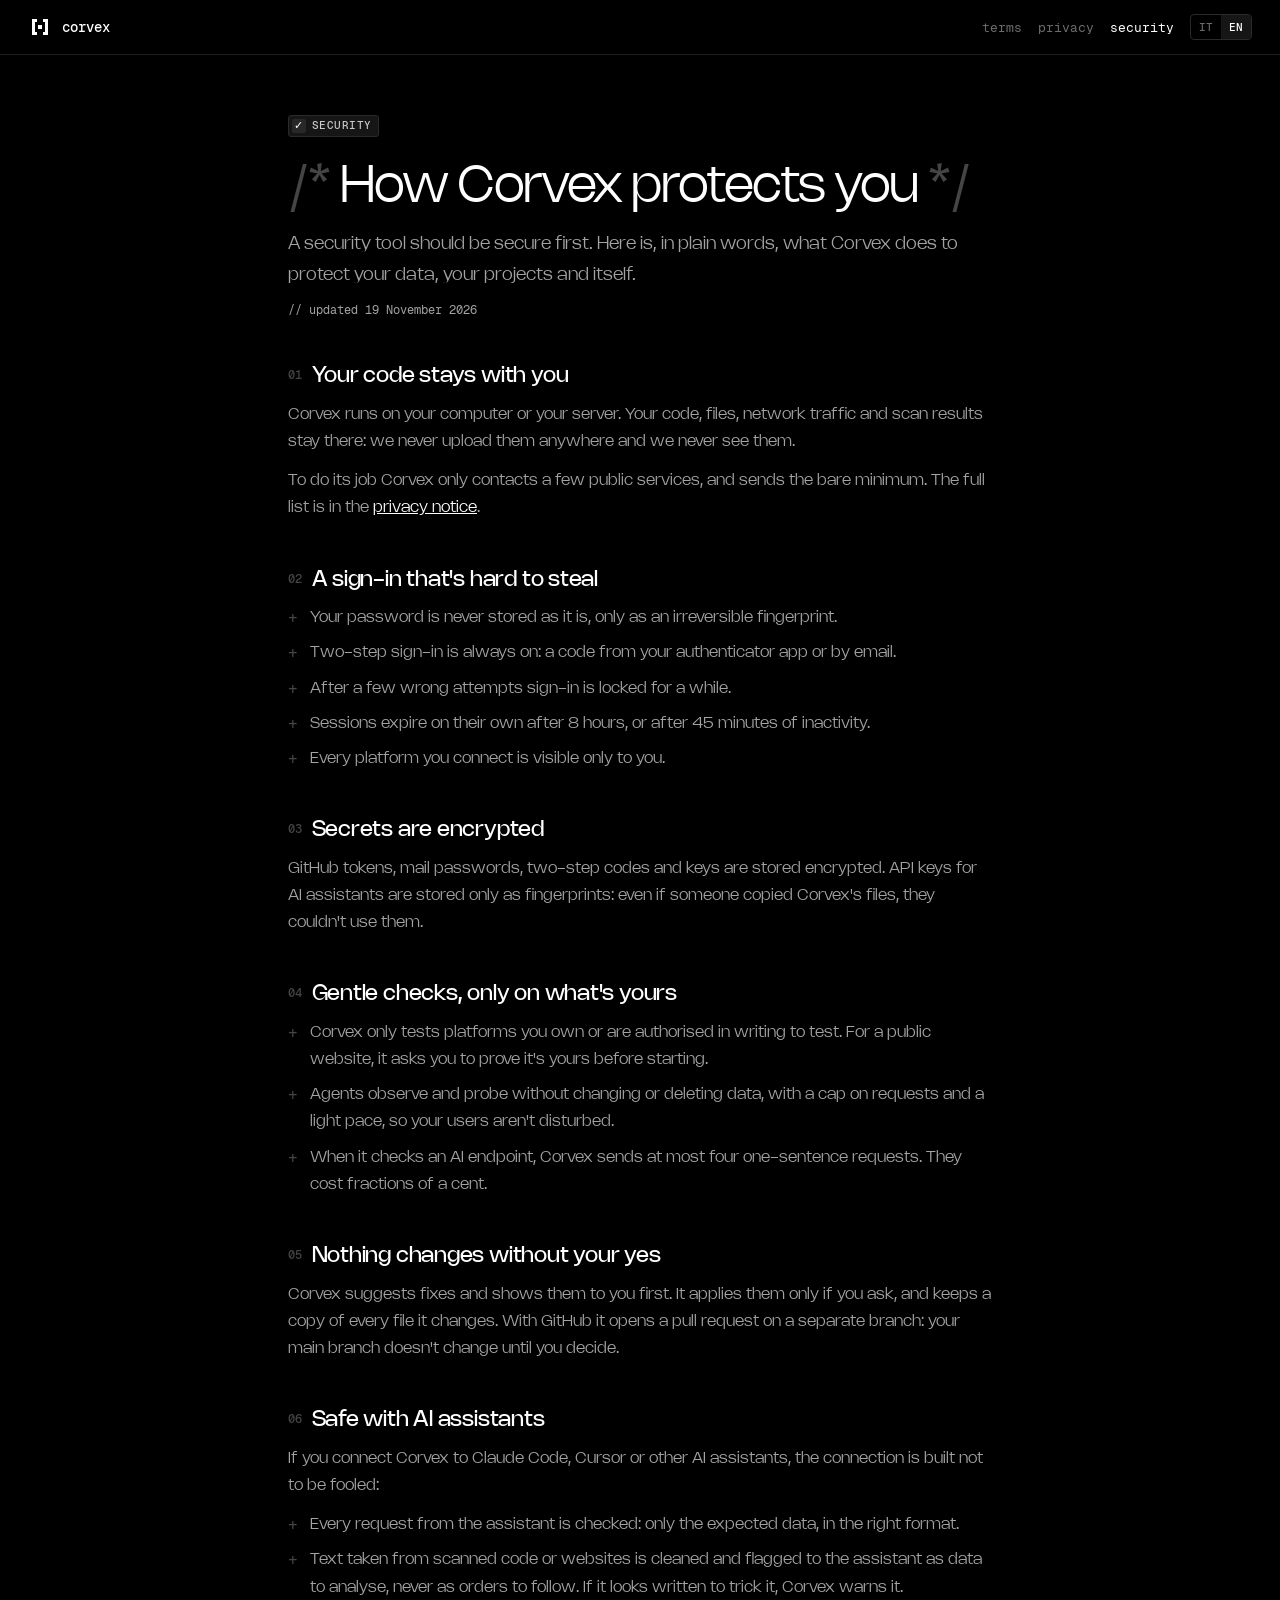
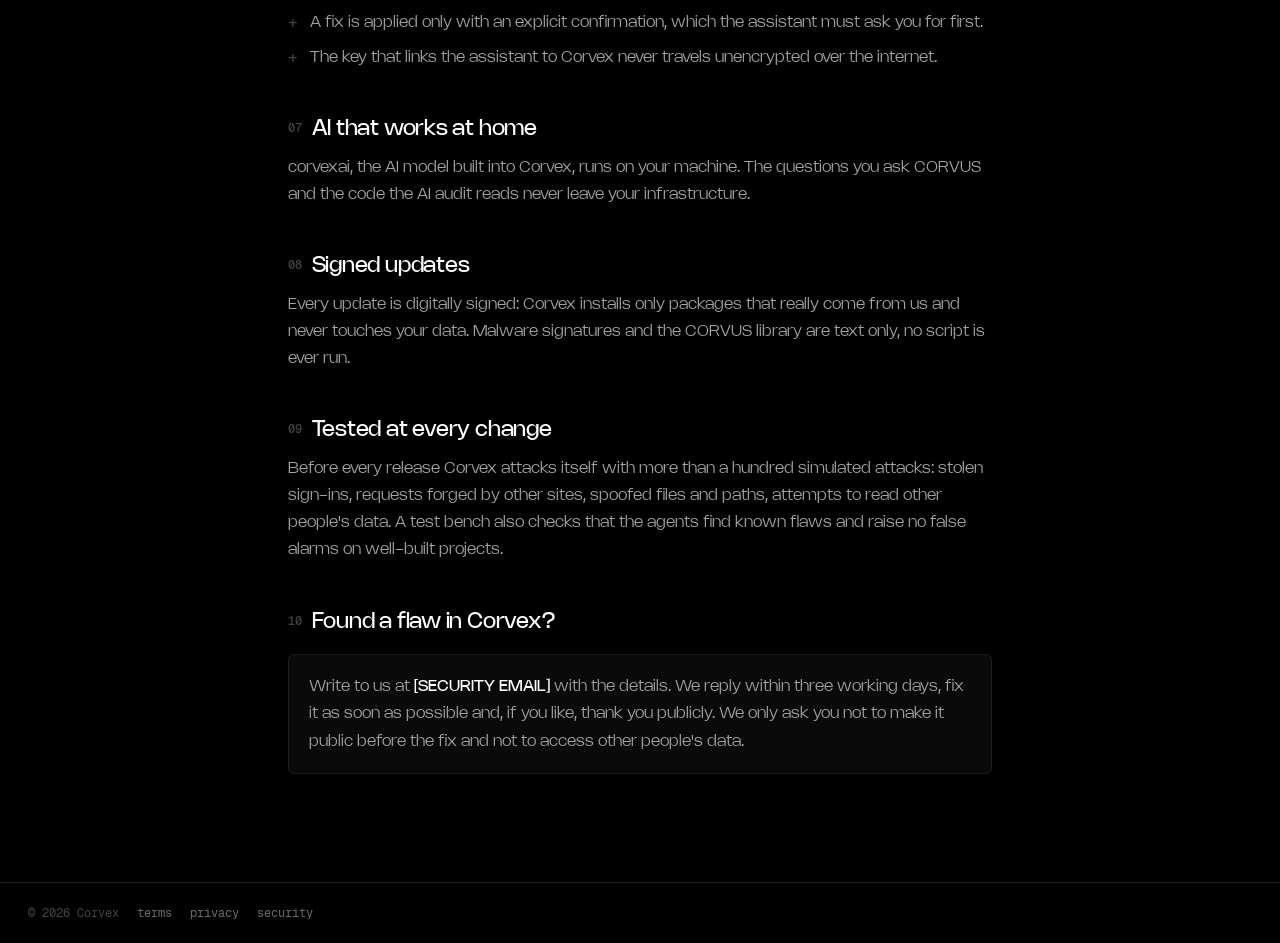
<file: legal/security.html>
<!doctype html>
<html lang="it">
<head>
  <meta charset="utf-8">
  <meta name="viewport" content="width=device-width, initial-scale=1, viewport-fit=cover">
  <meta name="theme-color" content="#000000">
  <title>Corvex · sicurezza</title>
  <meta name="title-it" content="Corvex · sicurezza">
  <meta name="title-en" content="Corvex · security">
  <meta name="description" content="Come Corvex protegge i tuoi dati e se stesso, spiegato in parole semplici.">
  <meta http-equiv="Content-Security-Policy" content="default-src 'self'; script-src 'self'; style-src 'self' 'unsafe-inline'; img-src 'self' data:; font-src 'self'; connect-src 'none'; base-uri 'none'; form-action 'none'; object-src 'none'">
  <link rel="icon" href="../assets/favicon.svg" type="image/svg+xml">
  <link rel="stylesheet" href="../assets/corvex.css">
  <link rel="stylesheet" href="legal.css">
  <script defer src="legal.js"></script>
</head>
<body class="lg">
<header class="lg-top">
  <a class="lg-brand" href="../index.html"><img src="../assets/logo.svg" alt=""><b>corvex</b></a>
  <nav class="lg-nav"><a href="terms.html"><span data-l="it">termini</span><span data-l="en" hidden>terms</span></a><a href="privacy.html">privacy</a><a class="on" href="security.html"><span data-l="it">sicurezza</span><span data-l="en" hidden>security</span></a></nav>
  <div class="lg-lang" role="group" aria-label="Lingua"><button type="button" data-lang="it">IT</button><button type="button" data-lang="en">EN</button></div>
</header>

<main class="lg-main">
<article data-l="it">
  <span class="label"><i>✓</i>sicurezza</span>
  <h1><span class="g">/*</span>&nbsp;Come Corvex ti protegge&nbsp;<span class="g">*/</span></h1>
  <p class="lg-lead">Uno strumento di sicurezza deve esserlo per primo. Qui trovi, in parole semplici, cosa fa Corvex per proteggere i tuoi dati, i tuoi progetti e se stesso.</p>
  <p class="lg-date">// aggiornato il 19 novembre 2026</p>

  <h2><span class="n">01</span>Il tuo codice resta da te</h2>
  <p>Corvex gira sul tuo computer o sul tuo server. Il codice, i file, il traffico di rete e i risultati delle scansioni restano lì: non li carichiamo da nessuna parte e non li vediamo.</p>
  <p>Per fare il suo lavoro Corvex contatta solo pochi servizi pubblici, e manda il minimo indispensabile. L'elenco completo è nell'<a href="privacy.html">informativa privacy</a>.</p>

  <h2><span class="n">02</span>Un accesso difficile da rubare</h2>
  <ul>
    <li>La password non viene mai salvata così com'è, ma solo come impronta irreversibile.</li>
    <li>Il secondo fattore è sempre obbligatorio: un codice dall'app di autenticazione o via email.</li>
    <li>Dopo alcuni tentativi sbagliati l'accesso si blocca per un po'.</li>
    <li>La sessione scade da sola dopo 8 ore, o dopo 45 minuti senza attività.</li>
    <li>Ogni piattaforma che colleghi è visibile solo a te.</li>
  </ul>

  <h2><span class="n">03</span>I segreti sono cifrati</h2>
  <p>Token di GitHub, password della posta, codici del secondo fattore e chiavi sono conservati cifrati. Le chiavi API per gli assistenti AI sono salvate solo come impronta: se qualcuno copiasse i file di Corvex, non potrebbe usarle.</p>

  <h2><span class="n">04</span>Prove delicate, solo su ciò che è tuo</h2>
  <ul>
    <li>Corvex mette alla prova solo piattaforme tue o per cui hai un'autorizzazione scritta. Per un sito pubblico, prima di iniziare chiede di dimostrare che è tuo.</li>
    <li>Gli agenti osservano e provano senza modificare né cancellare dati, con un numero massimo di richieste e un ritmo leggero, per non disturbare i tuoi utenti.</li>
    <li>Quando controlla un endpoint AI, Corvex manda al massimo quattro richieste di una frase. Costano frazioni di centesimo.</li>
  </ul>

  <h2><span class="n">05</span>Niente cambia senza il tuo sì</h2>
  <p>Corvex propone le correzioni e te le mostra prima. Le applica solo se lo chiedi, e conserva una copia di ogni file che modifica. Con GitHub apre una pull request su un ramo separato: il ramo principale non cambia finché non decidi tu.</p>

  <h2><span class="n">06</span>Al sicuro con gli assistenti AI</h2>
  <p>Se colleghi Corvex a Claude Code, Cursor o altri assistenti AI, il collegamento è stato costruito per non farsi ingannare:</p>
  <ul>
    <li>Ogni richiesta dell'assistente viene controllata: solo i dati previsti, nel formato giusto.</li>
    <li>I testi presi dal codice o dai siti scansionati vengono ripuliti e segnalati all'assistente come dati da analizzare, mai come ordini da seguire. Se sembrano scritti per ingannarlo, Corvex lo avvisa.</li>
    <li>Una correzione si applica solo con una conferma esplicita, che l'assistente deve chiederti prima.</li>
    <li>La chiave che collega l'assistente a Corvex non viaggia mai in chiaro su internet.</li>
  </ul>

  <h2><span class="n">07</span>L'intelligenza artificiale lavora in casa</h2>
  <p>corvexai, il modello AI incluso in Corvex, gira sulla tua macchina. Le domande che fai a CORVUS e il codice che l'audit AI legge non escono dalla tua infrastruttura.</p>

  <h2><span class="n">08</span>Aggiornamenti firmati</h2>
  <p>Ogni aggiornamento è firmato digitalmente: Corvex installa solo pacchetti che vengono davvero da noi e non tocca i tuoi dati. Anche le firme antimalware e la biblioteca di CORVUS sono solo testo, nessuno script viene eseguito.</p>

  <h2><span class="n">09</span>Messo alla prova a ogni modifica</h2>
  <p>Prima di ogni versione Corvex attacca se stesso con oltre cento attacchi simulati: accessi rubati, richieste forgiate da altri siti, file e percorsi falsificati, tentativi di leggere dati altrui. Un banco di prova verifica anche che gli agenti trovino le falle note e non diano falsi allarmi su progetti fatti bene.</p>

  <h2><span class="n">10</span>Hai trovato una falla in Corvex?</h2>
  <div class="lg-box"><p>Scrivici a <b>[EMAIL SICUREZZA]</b> con i dettagli. Ti rispondiamo entro tre giorni lavorativi, la correggiamo il prima possibile e, se vuoi, ti ringraziamo pubblicamente. Ti chiediamo solo di non renderla pubblica prima della correzione e di non accedere a dati di altri.</p></div>
</article>

<article data-l="en" hidden>
  <span class="label"><i>✓</i>security</span>
  <h1><span class="g">/*</span>&nbsp;How Corvex protects you&nbsp;<span class="g">*/</span></h1>
  <p class="lg-lead">A security tool should be secure first. Here is, in plain words, what Corvex does to protect your data, your projects and itself.</p>
  <p class="lg-date">// updated 19 November 2026</p>

  <h2><span class="n">01</span>Your code stays with you</h2>
  <p>Corvex runs on your computer or your server. Your code, files, network traffic and scan results stay there: we never upload them anywhere and we never see them.</p>
  <p>To do its job Corvex only contacts a few public services, and sends the bare minimum. The full list is in the <a href="privacy.html">privacy notice</a>.</p>

  <h2><span class="n">02</span>A sign-in that's hard to steal</h2>
  <ul>
    <li>Your password is never stored as it is, only as an irreversible fingerprint.</li>
    <li>Two-step sign-in is always on: a code from your authenticator app or by email.</li>
    <li>After a few wrong attempts sign-in is locked for a while.</li>
    <li>Sessions expire on their own after 8 hours, or after 45 minutes of inactivity.</li>
    <li>Every platform you connect is visible only to you.</li>
  </ul>

  <h2><span class="n">03</span>Secrets are encrypted</h2>
  <p>GitHub tokens, mail passwords, two-step codes and keys are stored encrypted. API keys for AI assistants are stored only as fingerprints: even if someone copied Corvex's files, they couldn't use them.</p>

  <h2><span class="n">04</span>Gentle checks, only on what's yours</h2>
  <ul>
    <li>Corvex only tests platforms you own or are authorised in writing to test. For a public website, it asks you to prove it's yours before starting.</li>
    <li>Agents observe and probe without changing or deleting data, with a cap on requests and a light pace, so your users aren't disturbed.</li>
    <li>When it checks an AI endpoint, Corvex sends at most four one-sentence requests. They cost fractions of a cent.</li>
  </ul>

  <h2><span class="n">05</span>Nothing changes without your yes</h2>
  <p>Corvex suggests fixes and shows them to you first. It applies them only if you ask, and keeps a copy of every file it changes. With GitHub it opens a pull request on a separate branch: your main branch doesn't change until you decide.</p>

  <h2><span class="n">06</span>Safe with AI assistants</h2>
  <p>If you connect Corvex to Claude Code, Cursor or other AI assistants, the connection is built not to be fooled:</p>
  <ul>
    <li>Every request from the assistant is checked: only the expected data, in the right format.</li>
    <li>Text taken from scanned code or websites is cleaned and flagged to the assistant as data to analyse, never as orders to follow. If it looks written to trick it, Corvex warns it.</li>
    <li>A fix is applied only with an explicit confirmation, which the assistant must ask you for first.</li>
    <li>The key that links the assistant to Corvex never travels unencrypted over the internet.</li>
  </ul>

  <h2><span class="n">07</span>AI that works at home</h2>
  <p>corvexai, the AI model built into Corvex, runs on your machine. The questions you ask CORVUS and the code the AI audit reads never leave your infrastructure.</p>

  <h2><span class="n">08</span>Signed updates</h2>
  <p>Every update is digitally signed: Corvex installs only packages that really come from us and never touches your data. Malware signatures and the CORVUS library are text only, no script is ever run.</p>

  <h2><span class="n">09</span>Tested at every change</h2>
  <p>Before every release Corvex attacks itself with more than a hundred simulated attacks: stolen sign-ins, requests forged by other sites, spoofed files and paths, attempts to read other people's data. A test bench also checks that the agents find known flaws and raise no false alarms on well-built projects.</p>

  <h2><span class="n">10</span>Found a flaw in Corvex?</h2>
  <div class="lg-box"><p>Write to us at <b>[SECURITY EMAIL]</b> with the details. We reply within three working days, fix it as soon as possible and, if you like, thank you publicly. We only ask you not to make it public before the fix and not to access other people's data.</p></div>
</article>
</main>

<footer class="lg-foot"><span>© 2026 Corvex</span><a href="terms.html"><span data-l="it">termini</span><span data-l="en" hidden>terms</span></a><a href="privacy.html">privacy</a><a href="security.html"><span data-l="it">sicurezza</span><span data-l="en" hidden>security</span></a></footer>
</body>
</html>
</file>
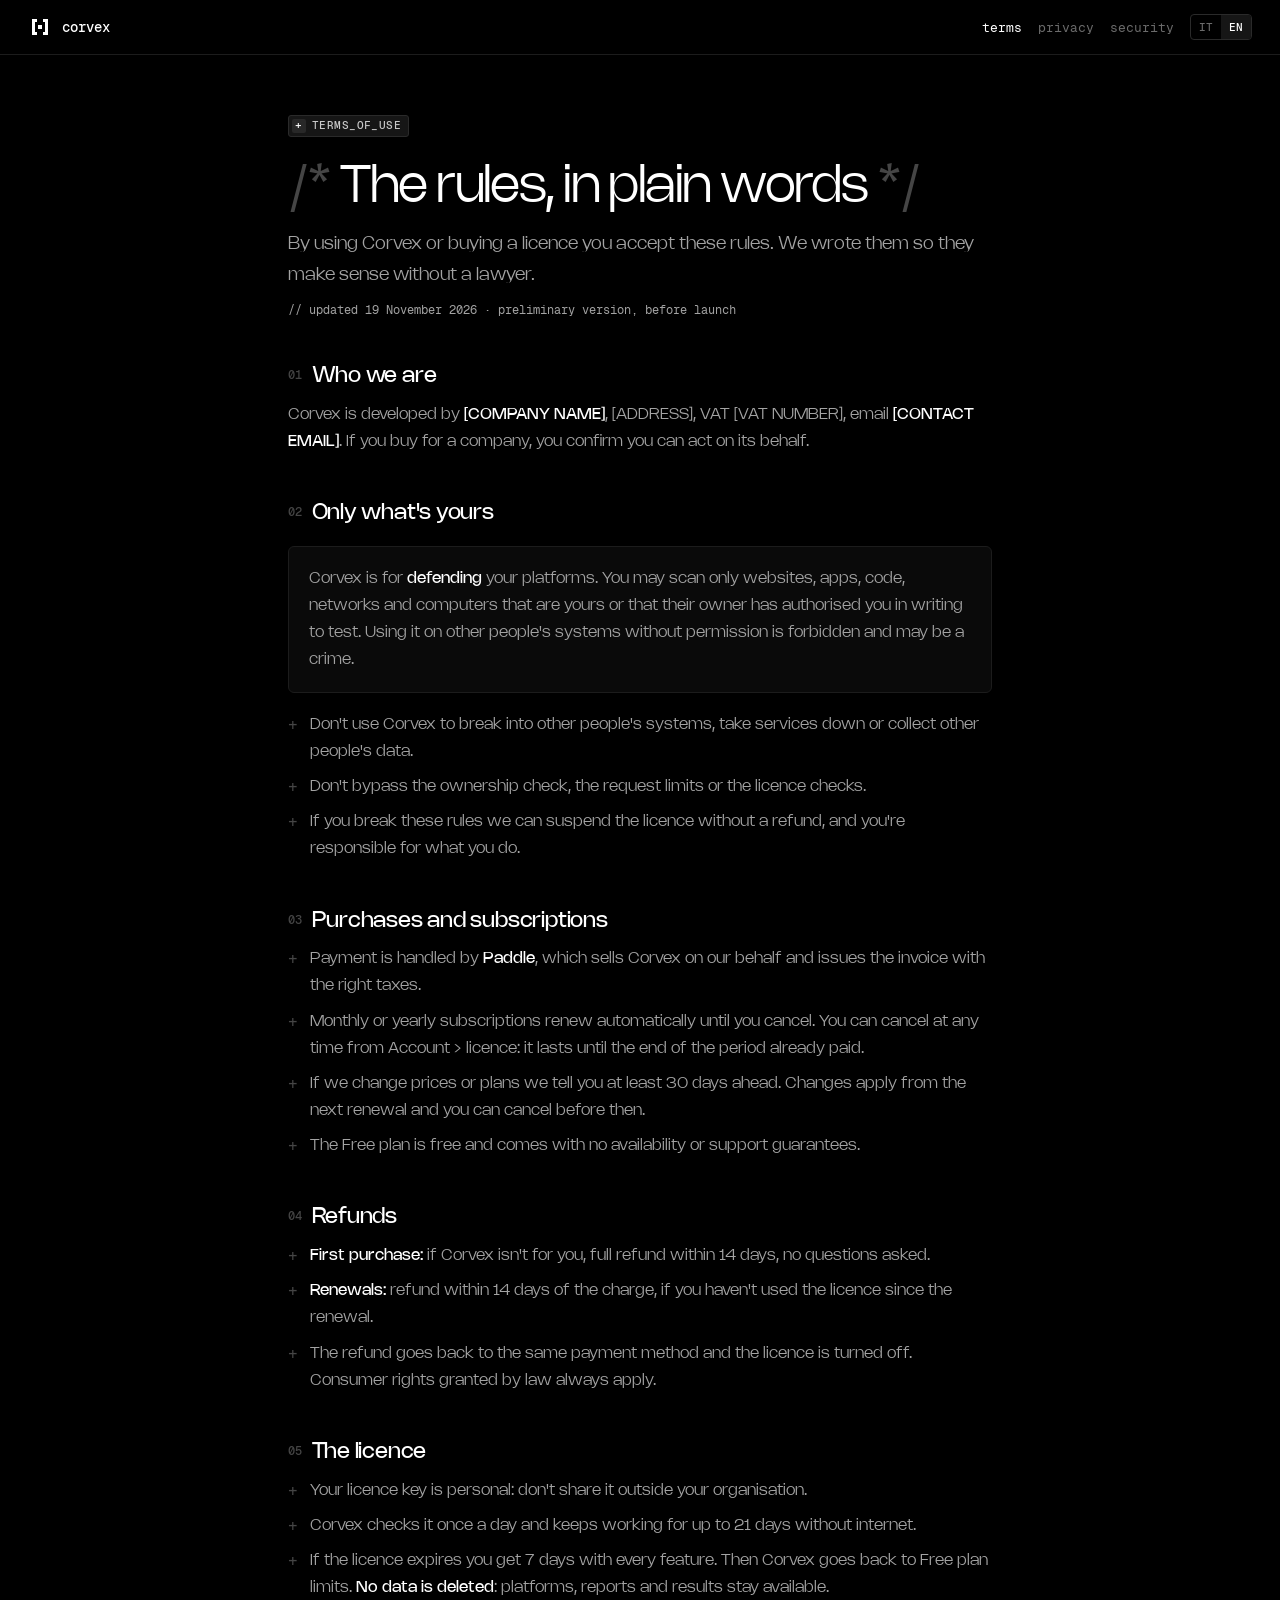
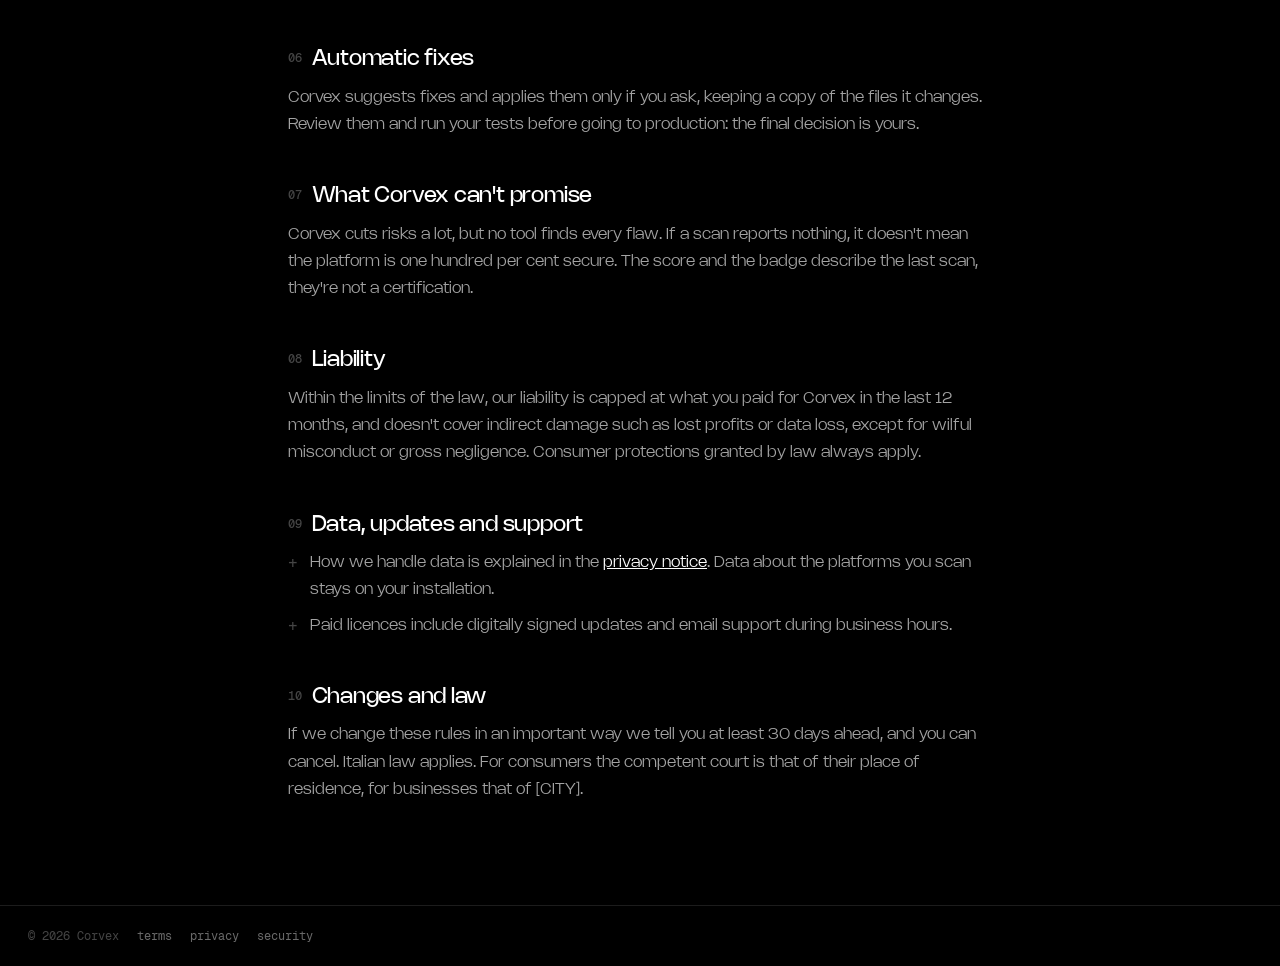
<file: legal/terms.html>
<!doctype html>
<html lang="it">
<head>
  <meta charset="utf-8">
  <meta name="viewport" content="width=device-width, initial-scale=1, viewport-fit=cover">
  <meta name="theme-color" content="#000000">
  <title>Corvex · termini d'uso</title>
  <meta name="title-it" content="Corvex · termini d'uso">
  <meta name="title-en" content="Corvex · terms of use">
  <meta name="description" content="Le regole per usare Corvex, spiegate in parole semplici.">
  <meta http-equiv="Content-Security-Policy" content="default-src 'self'; script-src 'self'; style-src 'self' 'unsafe-inline'; img-src 'self' data:; font-src 'self'; connect-src 'none'; base-uri 'none'; form-action 'none'; object-src 'none'">
  <link rel="icon" href="../assets/favicon.svg" type="image/svg+xml">
  <link rel="stylesheet" href="../assets/corvex.css">
  <link rel="stylesheet" href="legal.css">
  <script defer src="legal.js"></script>
</head>
<body class="lg">
<header class="lg-top">
  <a class="lg-brand" href="../index.html"><img src="../assets/logo.svg" alt=""><b>corvex</b></a>
  <nav class="lg-nav"><a class="on" href="terms.html"><span data-l="it">termini</span><span data-l="en" hidden>terms</span></a><a href="privacy.html">privacy</a><a href="security.html"><span data-l="it">sicurezza</span><span data-l="en" hidden>security</span></a></nav>
  <div class="lg-lang" role="group" aria-label="Lingua"><button type="button" data-lang="it">IT</button><button type="button" data-lang="en">EN</button></div>
</header>

<main class="lg-main">
<article data-l="it">
  <span class="label"><i>+</i>termini_d_uso</span>
  <h1><span class="g">/*</span>&nbsp;Le regole, in parole semplici&nbsp;<span class="g">*/</span></h1>
  <p class="lg-lead">Usando Corvex o acquistando una licenza accetti queste regole. Le abbiamo scritte in modo che si capiscano senza un avvocato.</p>
  <p class="lg-date">// aggiornato il 19 novembre 2026 · versione preliminare, prima del lancio</p>

  <h2><span class="n">01</span>Chi siamo</h2>
  <p>Corvex è sviluppato da <b>[RAGIONE SOCIALE]</b>, [INDIRIZZO], P. IVA [P.IVA], email <b>[EMAIL DI CONTATTO]</b>. Se acquisti per un'azienda, dichiari di poterla rappresentare.</p>

  <h2><span class="n">02</span>Solo ciò che è tuo</h2>
  <div class="lg-box"><p>Corvex serve a <b>difendere</b> le tue piattaforme. Puoi analizzare solo siti, app, codice, reti e computer che sono tuoi o per cui hai un'autorizzazione scritta del proprietario. Usarlo su sistemi altrui senza permesso è vietato e può essere un reato.</p></div>
  <ul>
    <li>Non usare Corvex per entrare in sistemi altrui, bloccare servizi o raccogliere dati di altre persone.</li>
    <li>Non aggirare la verifica di possesso, i limiti di richieste o i controlli della licenza.</li>
    <li>Se violi queste regole possiamo sospendere la licenza senza rimborso, e rispondi tu di ciò che fai.</li>
  </ul>

  <h2><span class="n">03</span>Acquisti e abbonamenti</h2>
  <ul>
    <li>Il pagamento è gestito da <b>Paddle</b>, che vende Corvex per nostro conto ed emette la fattura con le imposte corrette.</li>
    <li>Gli abbonamenti mensili o annuali si rinnovano da soli finché non li disdici. Puoi disdire quando vuoi da Account › licenza: vale fino alla fine del periodo già pagato.</li>
    <li>Se cambiamo prezzi o piani te lo diciamo almeno 30 giorni prima. Le modifiche valgono dal rinnovo successivo e puoi disdire prima.</li>
    <li>Il piano Free è gratuito e non ha garanzie di disponibilità o assistenza.</li>
  </ul>

  <h2><span class="n">04</span>Rimborsi</h2>
  <ul>
    <li><b>Primo acquisto:</b> se Corvex non fa per te, rimborso completo entro 14 giorni, senza spiegazioni.</li>
    <li><b>Rinnovi:</b> rimborso entro 14 giorni dall'addebito, se dopo il rinnovo non hai usato la licenza.</li>
    <li>Il rimborso arriva sullo stesso metodo di pagamento e la licenza viene disattivata. Restano validi i diritti dei consumatori previsti dalla legge.</li>
  </ul>

  <h2><span class="n">05</span>La licenza</h2>
  <ul>
    <li>La chiave di licenza è personale: non condividerla fuori dalla tua organizzazione.</li>
    <li>Corvex la verifica una volta al giorno e funziona fino a 21 giorni anche senza internet.</li>
    <li>Se la licenza scade hai 7 giorni con tutte le funzioni. Poi Corvex torna ai limiti del piano Free. <b>Nessun dato viene cancellato</b>: piattaforme, rapporti e risultati restano consultabili.</li>
  </ul>

  <h2><span class="n">06</span>Correzioni automatiche</h2>
  <p>Corvex propone correzioni e le applica solo se lo chiedi tu, tenendo una copia dei file che modifica. Rivedile e prova i tuoi test prima di metterle in produzione: la decisione finale resta tua.</p>

  <h2><span class="n">07</span>Cosa Corvex non può promettere</h2>
  <p>Corvex riduce molto i rischi, ma nessuno strumento trova tutte le falle. Se una scansione non segnala nulla, non significa che la piattaforma sia sicura al cento per cento. Il voto e il badge descrivono l'ultima scansione, non sono una certificazione.</p>

  <h2><span class="n">08</span>Responsabilità</h2>
  <p>Nei limiti di legge, rispondiamo al massimo per quanto hai pagato Corvex negli ultimi 12 mesi, e non per danni indiretti come mancati guadagni o perdita di dati, salvo dolo o colpa grave. Le tutele dei consumatori previste dalla legge restano sempre valide.</p>

  <h2><span class="n">09</span>Dati, aggiornamenti e assistenza</h2>
  <ul>
    <li>Come trattiamo i dati è spiegato nell'<a href="privacy.html">informativa privacy</a>. I dati delle piattaforme che analizzi restano sulla tua installazione.</li>
    <li>Le licenze a pagamento includono gli aggiornamenti, firmati digitalmente, e l'assistenza via email in orario lavorativo.</li>
  </ul>

  <h2><span class="n">10</span>Modifiche e legge</h2>
  <p>Se cambiamo queste regole in modo importante te lo diciamo almeno 30 giorni prima, e puoi disdire. Valgono le leggi italiane. Per i consumatori il tribunale è quello del luogo di residenza, per le aziende quello di [CITTÀ].</p>
</article>

<article data-l="en" hidden>
  <span class="label"><i>+</i>terms_of_use</span>
  <h1><span class="g">/*</span>&nbsp;The rules, in plain words&nbsp;<span class="g">*/</span></h1>
  <p class="lg-lead">By using Corvex or buying a licence you accept these rules. We wrote them so they make sense without a lawyer.</p>
  <p class="lg-date">// updated 19 November 2026 · preliminary version, before launch</p>

  <h2><span class="n">01</span>Who we are</h2>
  <p>Corvex is developed by <b>[COMPANY NAME]</b>, [ADDRESS], VAT [VAT NUMBER], email <b>[CONTACT EMAIL]</b>. If you buy for a company, you confirm you can act on its behalf.</p>

  <h2><span class="n">02</span>Only what's yours</h2>
  <div class="lg-box"><p>Corvex is for <b>defending</b> your platforms. You may scan only websites, apps, code, networks and computers that are yours or that their owner has authorised you in writing to test. Using it on other people's systems without permission is forbidden and may be a crime.</p></div>
  <ul>
    <li>Don't use Corvex to break into other people's systems, take services down or collect other people's data.</li>
    <li>Don't bypass the ownership check, the request limits or the licence checks.</li>
    <li>If you break these rules we can suspend the licence without a refund, and you're responsible for what you do.</li>
  </ul>

  <h2><span class="n">03</span>Purchases and subscriptions</h2>
  <ul>
    <li>Payment is handled by <b>Paddle</b>, which sells Corvex on our behalf and issues the invoice with the right taxes.</li>
    <li>Monthly or yearly subscriptions renew automatically until you cancel. You can cancel at any time from Account › licence: it lasts until the end of the period already paid.</li>
    <li>If we change prices or plans we tell you at least 30 days ahead. Changes apply from the next renewal and you can cancel before then.</li>
    <li>The Free plan is free and comes with no availability or support guarantees.</li>
  </ul>

  <h2><span class="n">04</span>Refunds</h2>
  <ul>
    <li><b>First purchase:</b> if Corvex isn't for you, full refund within 14 days, no questions asked.</li>
    <li><b>Renewals:</b> refund within 14 days of the charge, if you haven't used the licence since the renewal.</li>
    <li>The refund goes back to the same payment method and the licence is turned off. Consumer rights granted by law always apply.</li>
  </ul>

  <h2><span class="n">05</span>The licence</h2>
  <ul>
    <li>Your licence key is personal: don't share it outside your organisation.</li>
    <li>Corvex checks it once a day and keeps working for up to 21 days without internet.</li>
    <li>If the licence expires you get 7 days with every feature. Then Corvex goes back to Free plan limits. <b>No data is deleted</b>: platforms, reports and results stay available.</li>
  </ul>

  <h2><span class="n">06</span>Automatic fixes</h2>
  <p>Corvex suggests fixes and applies them only if you ask, keeping a copy of the files it changes. Review them and run your tests before going to production: the final decision is yours.</p>

  <h2><span class="n">07</span>What Corvex can't promise</h2>
  <p>Corvex cuts risks a lot, but no tool finds every flaw. If a scan reports nothing, it doesn't mean the platform is one hundred per cent secure. The score and the badge describe the last scan, they're not a certification.</p>

  <h2><span class="n">08</span>Liability</h2>
  <p>Within the limits of the law, our liability is capped at what you paid for Corvex in the last 12 months, and doesn't cover indirect damage such as lost profits or data loss, except for wilful misconduct or gross negligence. Consumer protections granted by law always apply.</p>

  <h2><span class="n">09</span>Data, updates and support</h2>
  <ul>
    <li>How we handle data is explained in the <a href="privacy.html">privacy notice</a>. Data about the platforms you scan stays on your installation.</li>
    <li>Paid licences include digitally signed updates and email support during business hours.</li>
  </ul>

  <h2><span class="n">10</span>Changes and law</h2>
  <p>If we change these rules in an important way we tell you at least 30 days ahead, and you can cancel. Italian law applies. For consumers the competent court is that of their place of residence, for businesses that of [CITY].</p>
</article>
</main>

<footer class="lg-foot"><span>© 2026 Corvex</span><a href="terms.html"><span data-l="it">termini</span><span data-l="en" hidden>terms</span></a><a href="privacy.html">privacy</a><a href="security.html"><span data-l="it">sicurezza</span><span data-l="en" hidden>security</span></a></footer>
</body>
</html>
</file>
<file: assets/corvex.css>
/* Copia di static/css/corvex.css generata da tools/prepara_sito.py: non modificarla a mano. */
/* =========================================================================
   Corvex · sistema visivo in stile Vigiltech
   Monocromo: nero, ossidiana, carbone, grafite, bianco. Colore solo per la gravità.
   Nohemi (titoli e testo) · Geist Mono (interfaccia e dati) · Geist Pixel (numeri)
   ========================================================================= */
@font-face { font-family: "Nohemi"; src: url("fonts/Nohemi-Light.woff2") format("woff2"); font-weight: 300; font-display: swap; }
@font-face { font-family: "Nohemi"; src: url("fonts/Nohemi-Regular.woff2") format("woff2"); font-weight: 400; font-display: swap; }
@font-face { font-family: "Nohemi"; src: url("fonts/Nohemi-Medium.woff2") format("woff2"); font-weight: 500; font-display: swap; }
@font-face { font-family: "Geist Mono"; src: url("fonts/GeistMono-Regular.woff2") format("woff2"); font-weight: 400; font-display: swap; }
@font-face { font-family: "Geist Mono"; src: url("fonts/GeistMono-Medium.woff2") format("woff2"); font-weight: 500; font-display: swap; }
@font-face { font-family: "Geist Pixel"; src: url("fonts/GeistPixel-Square.woff2") format("woff2"); font-weight: 400; font-display: swap; }

:root {
  --sans: "Nohemi", "Inter", system-ui, sans-serif;
  --mono: "Geist Mono", "Cascadia Mono", ui-monospace, Consolas, monospace;
  --pixel: "Geist Pixel", "Geist Mono", monospace;
  --black: #000; --obsidian: #0A0A0A; --charcoal: #101010; --coal: #161616; --graphite: #282828; --line: #1C1C1C; --line-2: #2A2A2A;
  --white: #fff; --t1: #F2F2F2; --t2: #A3A3A3; --t3: #6B6B6B; --t4: #454545;
  --crit: #FF5D5D; --high: #FF9F43; --med: #F2D74A; --low: #9AA4B2; --info: #6B7280; --ok: #5BE49B;
  --r: 4px; --side: 232px; --pad: 28px;
  --ease: cubic-bezier(.2, .7, .2, 1);
}
* { box-sizing: border-box; }
html, body { margin: 0; min-height: 100%; }
body { background: var(--black); color: var(--t1); font-family: var(--sans); font-size: 14px; line-height: 1.5; -webkit-font-smoothing: antialiased; }
button, input, select, textarea { font: inherit; color: inherit; }
button { cursor: pointer; }
a { color: inherit; }
.hidden { display: none !important; }
:focus-visible { outline: 1px solid var(--white); outline-offset: 2px; }
::selection { background: var(--white); color: var(--black); }
::-webkit-scrollbar { width: 10px; height: 10px; } ::-webkit-scrollbar-track { background: var(--black); }
::-webkit-scrollbar-thumb { background: #222; border: 3px solid var(--black); border-radius: 6px; } ::-webkit-scrollbar-thumb:hover { background: #333; }
.mono { font-family: var(--mono); }
.dim { color: var(--t3); }
.nowrap { white-space: nowrap; overflow: hidden; text-overflow: ellipsis; }

/* ------------------------------------------------------------------ primitive */
.label { display: inline-flex; align-items: center; gap: 6px; font: 500 10.5px/1 var(--mono); letter-spacing: .04em; text-transform: uppercase;
  color: #C8C8C8; background: var(--coal); border: 1px solid var(--line-2); padding: 3px 7px 3px 3px; border-radius: 3px; white-space: nowrap; }
.label i { font-style: normal; width: 14px; height: 14px; display: grid; place-items: center; background: var(--graphite); color: var(--white); border-radius: 2px; font-size: 11px; }
.cm { font-family: var(--sans); font-weight: 300; letter-spacing: -.02em; color: var(--white); }
.cm .g { color: var(--t4); }
.chip { display: inline-flex; align-items: center; gap: 6px; font: 400 11.5px/1 var(--mono); color: var(--t2); background: var(--coal); border: 1px solid var(--line-2); padding: 5px 7px; border-radius: 3px; white-space: nowrap; }
.chip b { color: var(--white); font-weight: 500; }
.sev { display: inline-flex; align-items: center; gap: 7px; font: 500 11px/1 var(--mono); text-transform: lowercase; color: var(--t1); white-space: nowrap; }
.sev::before { content: ""; width: 7px; height: 7px; background: var(--t3); flex: none; }
.sev.critica::before { background: var(--crit); } .sev.alta::before { background: var(--high); } .sev.media::before { background: var(--med); }
.sev.bassa::before { background: var(--low); } .sev.info::before { background: var(--info); }
.px { font-family: var(--pixel); font-weight: 400; letter-spacing: .02em; line-height: .9; }
kbd { font: 500 10.5px/1 var(--mono); color: var(--t2); background: var(--coal); border: 1px solid var(--line-2); border-bottom-width: 2px; border-radius: 3px; padding: 2px 5px; }

/* bottoni in stile chiamata di funzione */
.btn { display: inline-flex; align-items: center; justify-content: center; gap: 7px; height: 32px; padding: 0 12px; border-radius: var(--r);
  font: 500 12.5px/1 var(--mono); color: var(--t1); background: var(--coal); border: 1px solid var(--line-2); text-decoration: none; white-space: nowrap;
  transition: background .15s, border-color .15s, color .15s; position: relative; flex: none; min-width: max-content; }
.btn:hover { background: #1E1E1E; border-color: #3A3A3A; }
.btn:active { background: #242424; }
.btn.primary, .btn-primary { background: var(--white); color: var(--black); border-color: var(--white); }
.btn.primary:hover, .btn-primary:hover { background: #DADADA; border-color: #DADADA; }
.btn.danger { color: var(--crit); }
.btn.danger:hover { border-color: rgba(255,93,93,.5); }
.btn.ghost { background: transparent; border-color: transparent; color: var(--t2); }
.btn.ghost:hover { color: var(--white); background: var(--coal); }
.btn.sm, .btn.small { height: 28px; padding: 0 10px; font-size: 12px; }
.btn:disabled { opacity: .4; cursor: not-allowed; }
.btn svg { width: 14px; height: 14px; flex: none; }
.btn .arr { transition: transform .2s var(--ease); }
/* Le icone fuori dai pulsanti hanno sempre una misura: senza, un SVG si allarga quanto la colonna e manda a capo il testo. */
svg.arr { width: 13px; height: 13px; flex: none; vertical-align: -2px; }
.li .m { display: inline-flex; align-items: center; gap: 6px; }
.li .m svg { width: 13px; height: 13px; }
.li:hover .m .arr { transform: translateX(3px); transition: transform .2s var(--ease); }
.btn:hover .arr { transform: translateX(3px); }
.icon-btn { width: 32px; height: 32px; display: grid; place-items: center; border-radius: var(--r); background: transparent; border: 1px solid var(--line-2); color: var(--t2); position: relative; transition: color .15s, background .15s; }
.icon-btn:hover { color: var(--white); background: var(--coal); }
.icon-btn svg { width: 15px; height: 15px; }
.icon-btn .badge { position: absolute; top: -5px; right: -5px; min-width: 16px; height: 16px; padding: 0 4px; border-radius: 8px; background: var(--crit); color: var(--white); font: 500 10px/16px var(--mono); text-align: center; animation: pop .4s var(--ease); }
@keyframes pop { from { transform: scale(0); } }

/* ------------------------------------------------------------------ guscio a tutta larghezza */
.app { display: grid; grid-template-columns: var(--side) minmax(0, 1fr); min-height: 100vh; }
.side { position: sticky; top: 0; height: 100vh; border-right: 1px solid var(--line); background: var(--black); display: flex; flex-direction: column; overflow: hidden; }
.side .brand { display: flex; align-items: center; gap: 10px; height: 60px; padding: 0 20px; border-bottom: 1px solid var(--line); text-decoration: none; }
.brand img { width: 22px; height: 22px; display: block; }
.brand b { font: 500 16px/1 var(--sans); letter-spacing: -.01em; color: var(--white); }
.brand span { font: 11px/1 var(--mono); color: var(--t3); white-space: nowrap; }
.side-sec { padding: 18px 12px 6px; }
.side-sec > .cap { font: 10.5px var(--mono); color: var(--t4); padding: 0 8px 10px; letter-spacing: .04em; }
/* gruppo admin (solo fornitore): primo della barra, separato dalla navigazione normale */
.side-admin { flex: none; padding-bottom: 12px; border-bottom: 1px solid var(--line); }
.side-admin > .cap { color: var(--med); }
.side-admin + .side-sec { padding-top: 14px; }
.side-nav { display: grid; gap: 2px; }
.side-nav button { display: grid; grid-template-columns: 18px 1fr auto; align-items: center; gap: 10px; height: 36px; padding: 0 10px; border: 0; border-radius: var(--r);
  background: transparent; color: var(--t2); font: 13px/1 var(--mono); text-align: left; position: relative; transition: background .15s, color .15s; }
.side-nav button svg { width: 16px; height: 16px; }
.side-nav button:hover { background: var(--charcoal); color: var(--white); }
.side-nav button.on { background: var(--coal); color: var(--white); }
.side-nav button.on::before { content: ""; position: absolute; left: -12px; top: 8px; bottom: 8px; width: 2px; background: var(--white); animation: grow-y .3s var(--ease); }
.side-nav.keep button.on::before { animation: none; }   /* cambia solo un contatore: l'indicatore resta fermo */
@keyframes grow-y { from { transform: scaleY(0); } }
.side-nav .n { font: 11px var(--mono); color: var(--t3); }
.side-nav .lab { white-space: nowrap; overflow: hidden; text-overflow: ellipsis; min-width: 0; }
.side-nav .n.hot { color: var(--crit); }
.side-nav kbd { opacity: 0; transition: opacity .15s; }
.side-nav button:hover kbd { opacity: 1; }
.side-art { margin-top: auto; padding: 0 12px; border-top: 1px solid var(--line); overflow: hidden; height: 150px; position: relative; }
.side-art .ascii { position: absolute; left: 12px; top: 10px; font-size: 9px; line-height: 1.1; }
.side-art::after { content: ""; position: absolute; inset: 0; background: linear-gradient(to bottom, rgba(0,0,0,0) 40%, #000); }
.side-foot { padding: 14px 16px; border-top: 1px solid var(--line); display: flex; align-items: center; gap: 10px; }
.avatar { width: 30px; height: 30px; border-radius: 4px; background: var(--white); color: var(--black); display: grid; place-items: center; font: 500 13px var(--mono); flex: none; }
.side-foot .who { min-width: 0; flex: 1; }
.side-foot .who b { display: block; font: 400 12.5px/1.3 var(--sans); color: var(--white); white-space: nowrap; overflow: hidden; text-overflow: ellipsis; }
.side-foot .who span { font: 10.5px var(--mono); color: var(--t3); }

.main { min-width: 0; display: flex; flex-direction: column; }
.bar { position: sticky; top: 0; z-index: 30; height: 60px; display: flex; align-items: center; gap: 16px; padding: 0 var(--pad); background: rgba(0,0,0,.88); backdrop-filter: blur(10px); border-bottom: 1px solid var(--line); }
.crumbs { font: 12.5px var(--mono); color: var(--t3); white-space: nowrap; overflow: hidden; text-overflow: ellipsis; min-width: 0; }
.crumbs b { color: var(--white); font-weight: 400; }
/* ricerca come prompt di terminale: utente@corvex ~ $ cerca ▌ */
.search { margin-left: auto; display: flex; align-items: center; gap: 10px; height: 32px; width: min(420px, 36vw); padding: 0 6px 0 12px;
  border: 1px solid var(--line-2); border-radius: var(--r); background: #050505; color: var(--t3); font: 12px/1 var(--mono); text-align: left;
  box-shadow: inset 0 0 0 1px #000, inset 0 1px 0 rgba(255,255,255,.03); transition: border-color .15s, background .15s; }
.search:hover { border-color: #3A3A3A; background: #080808; }
.search:hover .cur { animation-duration: .6s; }
.search .lab { display: flex; align-items: center; min-width: 0; white-space: nowrap; overflow: hidden; }
.search .pr { color: var(--ok); }
.search .pw { color: var(--t2); margin-left: 6px; }
.search .ps { color: var(--white); margin: 0 8px 0 6px; }
.search .cm { color: var(--white); }
.search .cur { width: 7px; height: 14px; background: var(--white); margin-left: 6px; flex: none; animation: blink 1s steps(1) infinite; }
.search em { font-style: normal; color: var(--t4); margin-left: 8px; overflow: hidden; text-overflow: ellipsis; }
.search kbd { margin-left: auto; flex: none; }
.search .s-ic { display: none; color: var(--t2); }
.search .s-ic svg { width: 16px; height: 16px; display: block; }
.search:hover .s-ic { color: var(--white); }
.bar-r { display: flex; align-items: center; gap: 8px; }
.status { display: inline-flex; align-items: center; gap: 8px; height: 32px; padding: 0 10px; border: 1px solid var(--line-2); border-radius: var(--r); font: 12px/1 var(--mono); color: var(--t2); background: transparent; white-space: nowrap; }
.status i { width: 7px; height: 7px; background: var(--t4); }
.status.live { color: var(--white); }
.status.live i { background: var(--ok); animation: blink 1.1s steps(1) infinite; }
@keyframes blink { 50% { opacity: .2; } }

/* nastro delle ultime attività: etichetta fissa a sinistra + eventi cliccabili che scorrono */
.ticker { height: 36px; border-bottom: 1px solid var(--line); overflow: hidden; position: relative; background: var(--black); display: flex; align-items: stretch; }
.tk-head { flex: none; display: inline-flex; align-items: center; gap: 8px; padding: 0 16px 0 var(--pad); border: 0; border-right: 1px solid var(--line);
  background: var(--obsidian); color: var(--white); font: 500 11px/1 var(--mono); text-transform: uppercase; letter-spacing: .05em; white-space: nowrap; z-index: 2; }
.tk-head:hover { background: var(--coal); }
.tk-head i { width: 7px; height: 7px; background: var(--t4); }
.tk-head i.live { background: var(--ok); animation: blink 1.1s steps(1) infinite; }
.tk-run { position: relative; flex: 1; min-width: 0; overflow: hidden; display: flex; align-items: center; }
.tk-run::after { content: ""; position: absolute; top: 0; bottom: 0; right: 0; width: 60px; z-index: 1; pointer-events: none; background: linear-gradient(-90deg, #000, transparent); }
.tk-empty { display: flex; align-items: center; padding: 0 16px; font: 11.5px var(--mono); color: var(--t3); white-space: nowrap; overflow: hidden; text-overflow: ellipsis; }
.ticker-track { display: flex; width: max-content; animation: marquee 60s linear infinite; }
.ticker:hover .ticker-track { animation-play-state: paused; }
.ticker-seg { display: flex; align-items: center; gap: 4px; padding-right: 4px; }
.ticker .it { display: inline-flex; align-items: center; gap: 8px; height: 26px; padding: 0 10px; border: 0; border-radius: var(--r); background: transparent;
  font: 11.5px var(--mono); color: var(--t3); white-space: nowrap; cursor: pointer; }
.ticker .it:hover { background: var(--coal); color: var(--t1); }
.ticker .it .tm { color: var(--t4); }
.ticker .it b { color: var(--t1); font-weight: 400; font-family: var(--sans); font-size: 12.5px; }
.ticker .it + .it { box-shadow: -1px 0 0 var(--line); }
.ticker .v { font: 500 11.5px/1 var(--mono); padding: 3px 5px; border-radius: 3px; background: var(--coal); border: 1px solid var(--line-2); color: var(--white); }
.v.ok { color: var(--ok); } .v.crit { color: var(--crit); } .v.warn { color: var(--med); }
@keyframes marquee { to { transform: translateX(-50%); } }

.view { padding: var(--pad); padding-bottom: 60px; min-width: 0; }

/* intestazione di pagina */
.ph { display: flex; align-items: flex-end; justify-content: space-between; gap: 24px; margin-bottom: 24px; }
.ph > div:first-child { min-width: 0; }
.ph .eyebrow { display: flex; align-items: center; gap: 10px; flex-wrap: wrap; }
.ph .eyebrow .ctx { font: 12px var(--mono); color: var(--t3); }
.ph h1 { margin: 14px 0 0; font-size: clamp(30px, 3.2vw, 46px); line-height: 1.08; white-space: nowrap; overflow: hidden; text-overflow: ellipsis; }
.ph h1 .caret { display: inline-block; width: .45em; height: .8em; background: var(--white); margin-left: .12em; vertical-align: -.05em; animation: blink 1s steps(1) infinite; }
.ph .sub { margin: 10px 0 0; color: var(--t3); font-size: 14px; max-width: 620px; }
.ph-act { display: flex; gap: 8px; flex-wrap: nowrap; flex: none; }

/* griglia a filo: pannelli separati da linee di 1px */
.wall { display: grid; grid-template-columns: repeat(12, minmax(0, 1fr)); gap: 1px; background: var(--line); border: 1px solid var(--line); }
.wall + .wall { border-top: 0; }
.panel { position: relative; background: var(--obsidian); padding: 20px 22px; min-width: 0;
  background-image: radial-gradient(420px circle at var(--mx, -500px) var(--my, -500px), rgba(255,255,255,.045), transparent 45%); }
.panel::before { content: ""; position: absolute; inset: 0; pointer-events: none; opacity: 0; transition: opacity .2s, inset .25s var(--ease); z-index: 2;
  background:
    linear-gradient(#fff,#fff) top left / 10px 1px no-repeat, linear-gradient(#fff,#fff) top left / 1px 10px no-repeat,
    linear-gradient(#fff,#fff) top right / 10px 1px no-repeat, linear-gradient(#fff,#fff) top right / 1px 10px no-repeat,
    linear-gradient(#fff,#fff) bottom left / 10px 1px no-repeat, linear-gradient(#fff,#fff) bottom left / 1px 10px no-repeat,
    linear-gradient(#fff,#fff) bottom right / 10px 1px no-repeat, linear-gradient(#fff,#fff) bottom right / 1px 10px no-repeat; }
.panel.hov:hover::before { opacity: 1; inset: -4px; }
.span-3 { grid-column: span 3; } .span-4 { grid-column: span 4; } .span-5 { grid-column: span 5; } .span-6 { grid-column: span 6; }
.span-7 { grid-column: span 7; } .span-8 { grid-column: span 8; } .span-12 { grid-column: span 12; }
.p-head { display: flex; align-items: center; justify-content: space-between; gap: 12px; margin-bottom: 16px; min-height: 22px; }
.p-head .r { display: flex; gap: 6px; align-items: center; }
.flush { padding: 0; }
.flush .p-head { padding: 18px 22px 0; }

/* indicatori */
.kpi { display: flex; flex-direction: column; gap: 14px; min-height: 168px; }
.kpi .val { display: flex; align-items: baseline; gap: 8px; }
.kpi .val .px { font-size: 64px; color: var(--white); }
.kpi .val small { font: 12px var(--mono); color: var(--t3); }
.kpi.min { min-height: 0; gap: 12px; padding: 22px 24px; }
.kpi.min .val .px { font-size: 56px; }
.kpi .foot { margin-top: auto; font: 11.5px var(--mono); color: var(--t3); display: flex; justify-content: space-between; gap: 8px; }
.spark { width: 100%; height: 44px; display: block; overflow: visible; }
.spark path.l { fill: none; stroke: var(--white); stroke-width: 1.5; }
.spark path.a { fill: url(#sparkfill); }
.spark circle { fill: var(--white); }
.sevbar { display: flex; height: 8px; gap: 2px; }
.sevbar i { display: block; height: 100%; transform-origin: left; }
.sevbar .critica { background: var(--crit); } .sevbar .alta { background: var(--high); } .sevbar .media { background: var(--med); } .sevbar .bassa { background: var(--low); } .sevbar .info { background: var(--info); }
.sevbar.empty i { background: var(--graphite); }
.sevleg { display: flex; gap: 12px; flex-wrap: wrap; }

/* liste nei pannelli */
.li { display: grid; align-items: center; gap: 16px; padding: 13px 22px; border-top: 1px solid var(--line); cursor: pointer; position: relative; transition: background .15s; }
.li::after { content: ""; position: absolute; left: 0; top: 0; bottom: 0; width: 2px; background: var(--white); transform: scaleY(0); transition: transform .2s var(--ease); }
.li:hover { background: #0E0E0E; } .li:hover::after { transform: scaleY(1); }
.li .t { font: 400 14.5px/1.3 var(--sans); color: var(--white); white-space: nowrap; overflow: hidden; text-overflow: ellipsis; }
.li .s { font: 11.5px var(--mono); color: var(--t3); margin-top: 4px; white-space: nowrap; overflow: hidden; text-overflow: ellipsis; }
.li .m { font: 12px var(--mono); color: var(--t2); white-space: nowrap; }
.li-f { grid-template-columns: 86px minmax(0, 1fr) auto; }
.li-op { grid-template-columns: minmax(0, 1fr) 220px auto; }
.li-t { grid-template-columns: minmax(0, 1.4fr) 110px 140px minmax(0, 1fr) auto; }
.auto { font: 500 10px/1 var(--mono); color: var(--black); background: var(--white); padding: 3px 5px; border-radius: 2px; margin-left: 8px; vertical-align: 2px; }
.prog { height: 6px; background: var(--graphite); position: relative; overflow: hidden; }
.prog i { position: absolute; left: 0; top: 0; bottom: 0; background: var(--white); transition: width .6s var(--ease); }
.prog.run i { background-image: repeating-linear-gradient(-45deg, #fff 0 6px, #BDBDBD 6px 12px); background-size: 17px 17px; animation: stripes .8s linear infinite; }
@keyframes stripes { to { background-position: 17px 0; } }
.feed .note { padding: 13px 22px; }
.empty-line { padding: 22px; font: 12.5px var(--mono); color: var(--t3); }

/* schede di vista e filtri */
.tabs { display: flex; align-items: center; gap: 4px; flex-wrap: wrap; }
.tabs .tab { height: 32px; padding: 0 11px; border-radius: var(--r); border: 0; background: transparent; color: var(--t3); font: 12.5px/1 var(--mono); display: inline-flex; align-items: center; gap: 6px; transition: color .15s, background .15s; white-space: nowrap; }
.tabs .tab:hover { color: var(--t1); background: var(--charcoal); }
.tabs .tab.on { background: #1F1F1F; color: var(--white); }
.tabs .tab .n { color: var(--t3); }
.tabs .sp { flex: 1; }
.toolbar { display: flex; align-items: center; gap: 8px; padding: 12px 16px; border: 1px solid var(--line); border-bottom: 0; background: var(--black); flex-wrap: wrap; }
.toolbar + .wall, .toolbar + .box-l { border-top: 1px solid var(--line); }
.seg { display: inline-flex; border: 1px solid var(--line-2); border-radius: var(--r); padding: 2px; gap: 2px; background: var(--black); }
.seg button { height: 28px; border: 0; background: transparent; padding: 0 11px; color: var(--t3); font: 12px var(--mono); border-radius: 3px; display: inline-flex; align-items: center; gap: 7px; white-space: nowrap; }
.seg button svg { width: 14px; height: 14px; }
.seg button.on { background: #1F1F1F; color: var(--white); }

/* ------------------------------------------------------------------ mappa operativa */
.map-box { border: 1px solid var(--line); background: var(--black); padding: 18px; }
.opmap-scroll { overflow-x: auto; }
.opmap { position: relative; aspect-ratio: 1100 / 600; width: min(100%, calc((100vh - 300px) * 1100 / 600)); min-width: 860px; margin: 0 auto; overflow: hidden;
  background-image: linear-gradient(var(--charcoal) 1px, transparent 1px), linear-gradient(90deg, var(--charcoal) 1px, transparent 1px); background-size: 44px 44px; animation: gridpan 30s linear infinite; }
@keyframes gridpan { to { background-position: 44px 44px; } }
.opmap.compact { min-width: 0; width: 100%; }
.opmap-svg { position: absolute; inset: 0; width: 100%; height: 100%; }
.pipe { fill: none; stroke: #222; stroke-width: 3; transition: stroke .4s; }
.pipe.st-lavoro { stroke: #D9D9D9; }
.pipe.st-pensa { stroke: #7A7A7A; stroke-dasharray: 6 5; animation: dash 1s linear infinite; }
@keyframes dash { to { stroke-dashoffset: -11; } }
.pipe.st-aspetta { stroke: #4A4A4A; } .pipe.st-errore { stroke: var(--crit); }
.pkt rect { fill: var(--white); } .pkt text { font: 500 10px var(--mono); fill: var(--black); }
.pkt.y rect { fill: var(--med); } .pkt.b rect { fill: #D9D9D9; }
.op-target { position: absolute; width: 15%; transform: translateY(-50%); background: var(--white); color: var(--black); padding: 10px 12px; display: grid; gap: 4px; border-radius: 3px; }
.op-target .tag { font: 500 9.5px var(--mono); letter-spacing: .06em; text-transform: uppercase; color: #6B6B6B; }
.op-target b { font: 500 14px var(--sans); white-space: nowrap; overflow: hidden; text-overflow: ellipsis; }
.op-target code { font: 10px var(--mono); color: #555; white-space: nowrap; overflow: hidden; text-overflow: ellipsis; }
.op-target .lock { font: 10px var(--mono); color: #555; }
.opmap.compact .op-target { width: 62%; transform: translate(-50%, -50%); }
.op-hub { position: absolute; transform: translate(-50%, -50%); display: grid; justify-items: center; gap: 8px; cursor: pointer; width: 190px; text-align: center; }
.op-hub .cube { width: 60px; color: var(--t4); }
.op-hub .crow { width: 80px; height: 80px; margin: -8px 0 -6px; display: block; color: var(--white); filter: drop-shadow(0 0 14px rgba(255,255,255,.12)); }
.crow.spin { animation: hover 3s ease-in-out infinite; }
.op-hub .act { color: var(--t2); font: 11px var(--mono); min-height: 14px; }
.op-hub .chip-lead { font: 500 11px/1 var(--mono); background: var(--white); color: var(--black); padding: 5px 8px; border-radius: 3px; }
.op-node { position: absolute; transform: translate(-6px, -50%); cursor: pointer; z-index: 1; }
.op-node .pin { position: absolute; left: 0; top: 10px; width: 9px; height: 9px; background: #333; border: 2px solid var(--black); box-sizing: content-box; }
.op-node .op-card { margin-left: 20px; display: grid; gap: 3px; max-width: 200px; }
.op-node .nm { display: inline-flex; align-items: center; gap: 8px; font: 500 12px/1 var(--mono); color: var(--white); background: var(--coal); border: 1px solid var(--line-2); padding: 6px 8px; border-radius: 3px; justify-self: start; transition: border-color .2s; }
.op-node .nm .badge { display: none; font: 500 10.5px/1 var(--mono); padding: 2px 5px; border-radius: 2px; background: var(--crit); color: var(--white); }
.op-node .nm .badge.on { display: inline-block; animation: pop .4s var(--ease); }
.op-node .role { color: var(--t3); font: 11px var(--mono); margin-top: 3px; }
.op-node .act { font: 400 12.5px var(--sans); color: var(--t1); white-space: nowrap; overflow: hidden; text-overflow: ellipsis; }
.op-node .hex { font: 10px var(--mono); color: var(--t4); min-height: 13px; }
.op-node.st-lavoro .pin { background: var(--white); animation: blink 1s steps(1) infinite; }
.op-node.st-lavoro .nm { border-color: #5A5A5A; }
.op-node.st-pensa .pin { background: #8A8A8A; } .op-node.st-aspetta .pin { background: var(--med); }
.op-node.st-finito .pin { background: var(--ok); } .op-node.st-errore .pin { background: var(--crit); }
.op-node.st-coda .act, .op-node.st-coda .nm { opacity: .5; }
.op-node:hover .nm { border-color: var(--white); }
.cube.spin { animation: hover 3s ease-in-out infinite; }
@keyframes hover { 50% { transform: translateY(-4px); } }
.legend { display: flex; gap: 18px; flex-wrap: wrap; margin-top: 14px; font: 11.5px var(--mono); color: var(--t3); }
.legend span { display: inline-flex; align-items: center; gap: 7px; }
.legend i { width: 8px; height: 8px; }

/* ------------------------------------------------------------------ registro */
.term { border: 1px solid var(--line); background: var(--black); border-radius: 6px; overflow: hidden; }
.term-h { display: flex; align-items: center; gap: 10px; padding: 9px 12px; border-bottom: 1px solid var(--line); font: 11.5px var(--mono); color: var(--t3); }
.term-h .dots { display: flex; gap: 5px; } .term-h .dots i { width: 8px; height: 8px; border-radius: 50%; background: #2A2A2A; }
.term-h .r { margin-left: auto; }
.term-b { height: calc(100vh - 330px); min-height: 320px; overflow: auto; padding: 14px 16px; font: 12.5px/1.75 var(--mono); }
.ln { display: grid; grid-template-columns: 70px 100px minmax(0, 1fr); gap: 12px; color: var(--t2); }
.ln .tm { color: var(--t4); } .ln .ag { color: var(--white); }
.ln.finding .msg { color: var(--med); } .ln.error .msg { color: var(--crit); } .ln.done .msg, .ln.fix .msg { color: var(--ok); }
.ln.debug { display: none; }
.term-b .cursor { display: inline-block; width: 8px; height: 14px; background: var(--white); vertical-align: -2px; animation: blink 1s steps(1) infinite; }

/* ------------------------------------------------------------------ bersagli */
.cards { display: grid; grid-template-columns: repeat(auto-fill, minmax(320px, 1fr)); gap: 1px; background: var(--line); border: 1px solid var(--line); }
.card { background: var(--obsidian); padding: 22px 24px 20px; display: flex; flex-direction: column; gap: 12px; min-height: 290px; position: relative;
  background-image: radial-gradient(420px circle at var(--mx, -500px) var(--my, -500px), rgba(255,255,255,.045), transparent 45%); }
.card::before { content: ""; position: absolute; inset: 0; pointer-events: none; opacity: 0; transition: opacity .2s, inset .25s var(--ease);
  background: linear-gradient(#fff,#fff) top left / 10px 1px no-repeat, linear-gradient(#fff,#fff) top left / 1px 10px no-repeat,
    linear-gradient(#fff,#fff) top right / 10px 1px no-repeat, linear-gradient(#fff,#fff) top right / 1px 10px no-repeat,
    linear-gradient(#fff,#fff) bottom left / 10px 1px no-repeat, linear-gradient(#fff,#fff) bottom left / 1px 10px no-repeat,
    linear-gradient(#fff,#fff) bottom right / 10px 1px no-repeat, linear-gradient(#fff,#fff) bottom right / 1px 10px no-repeat; }
.card:hover::before { opacity: 1; inset: -4px; }
.card .top-row { display: flex; justify-content: space-between; align-items: center; gap: 8px; }
.card h3 { margin: 6px 0 0; font: 300 26px/1.15 var(--sans); letter-spacing: -.015em; color: var(--white); white-space: nowrap; overflow: hidden; text-overflow: ellipsis; }
.card .loc { font: 11.5px var(--mono); color: var(--t3); white-space: nowrap; overflow: hidden; text-overflow: ellipsis; }
.card .score-row { display: flex; align-items: flex-end; gap: 14px; margin-top: auto; }
.card .score-row .px { font-size: 48px; color: var(--white); }
.card .score-row small { font: 11.5px/1.5 var(--mono); color: var(--t3); }
.card .score-row .spark { height: 40px; flex: 1; }
.card .acts { display: flex; gap: 8px; padding-top: 14px; border-top: 1px solid var(--line); }
.card .acts > .btn { flex: 1 1 0; min-width: 0; height: 34px; }
.card .acts-more { display: flex; margin: 2px -24px -20px; border-top: 1px solid var(--line); }
.card .ca { flex: 1 1 0; min-width: 0; display: flex; flex-direction: column; align-items: center; justify-content: center; gap: 5px; height: 54px; padding: 0 4px;
  background: transparent; border: 0; border-left: 1px solid var(--line); color: var(--t3); font: 11px/1 var(--mono); text-decoration: none; transition: background .15s, color .15s; }
.card .ca:first-child { border-left: 0; }
.card .ca svg { width: 15px; height: 15px; }
.card .ca:hover { background: var(--charcoal); color: var(--white); }
.card .ca.danger { color: #9A5A5A; }
.card .ca.danger:hover, .card .ca.danger.armed { color: var(--crit); background: rgba(255,93,93,.08); }
.card.add h3 { white-space: normal; }
.card.add .label { align-self: flex-start; }
.card.add { cursor: pointer; justify-content: center; background-image: repeating-linear-gradient(-45deg, #121212 0 1px, transparent 1px 9px); }
.card.add .plus { width: 40px; height: 40px; border: 1px solid var(--line-2); display: grid; place-items: center; font: 300 22px var(--mono); color: var(--white); transition: transform .3s var(--ease), background .2s; }
.card.add:hover .plus { transform: rotate(90deg); background: var(--white); color: var(--black); }
.verified { font: 11px var(--mono); color: var(--ok); } .unverified { font: 11px var(--mono); color: var(--med); }

/* ------------------------------------------------------------------ rapporti */
.big3 { display: grid; grid-template-columns: repeat(3, 1fr); gap: 1px; background: var(--line); border: 1px solid var(--line); }
.big3 > div { background: var(--obsidian); padding: 26px 28px; display: flex; align-items: flex-end; gap: 16px; }
.big3 .px { font-size: 92px; color: var(--white); }
.big3 ul { list-style: none; margin: 0; padding: 0; font: 11.5px/1.7 var(--mono); color: var(--t3); }
.box-l { border: 1px solid var(--line); background: var(--obsidian); }
.table { width: 100%; border-collapse: collapse; }
.table th { text-align: left; font: 500 10.5px var(--mono); letter-spacing: .06em; text-transform: uppercase; color: var(--t3); padding: 14px 18px; border-bottom: 1px solid var(--line); white-space: nowrap; }
.table td { padding: 15px 18px; border-bottom: 1px solid var(--line); vertical-align: middle; font-size: 14px; white-space: nowrap; }
.table tr:last-child td { border-bottom: 0; }
.table tbody tr { transition: background .15s; } .table tbody tr:hover { background: #0E0E0E; }
.table td.m { font: 12px var(--mono); color: var(--t2); }
.table th:last-child, .table td:last-child { text-align: right; }
.meter { display: inline-block; width: 90px; height: 4px; background: var(--graphite); vertical-align: middle; margin-right: 10px; }
.meter i { display: block; height: 100%; background: var(--white); }

/* ------------------------------------------------------------------ account e moduli */
.set { display: grid; grid-template-columns: minmax(220px, 340px) minmax(0, 760px); gap: 40px; padding: 28px 0; border-bottom: 1px solid var(--line); }
.set:first-of-type { padding-top: 4px; }
.set h3 { margin: 12px 0 6px; font: 300 24px/1.2 var(--sans); color: var(--white); }
.set p { margin: 0; color: var(--t3); font-size: 13.5px; }
.kv { border: 1px solid var(--line); border-radius: 6px; overflow: hidden; }
.kv > div { display: flex; justify-content: space-between; align-items: center; gap: 16px; padding: 14px 16px; border-bottom: 1px solid var(--line); font-size: 14px; }
.kv > div:last-child { border-bottom: 0; }
.kv .mono { font-size: 12px; color: var(--t2); }
.on-txt { color: var(--ok); } .off-txt { color: var(--t3); } .crit-txt { color: var(--crit); }
.ai-card { border: 1px solid var(--line-2); border-radius: 6px; padding: 16px; background: var(--charcoal); }
.ai-card .actions { margin-top: 14px; }
.hint { font: 11.5px/1.5 var(--mono); color: var(--t3); margin: 0; }
.form { display: grid; gap: 14px; }
.field { display: grid; gap: 7px; }
.field label { font: 11px var(--mono); color: var(--t3); text-transform: uppercase; letter-spacing: .05em; }
.input { width: 100%; height: 38px; background: var(--black); border: 1px solid var(--line-2); border-radius: var(--r); padding: 0 12px; color: var(--white); font: 14px var(--sans); transition: border-color .15s; }
select.input { font-family: var(--mono); font-size: 13px; }
.input:focus { border-color: var(--t2); outline: none; }
.input::placeholder { color: var(--t4); }
.grid2 { display: grid; grid-template-columns: 1fr 1fr; gap: 12px; }
.check { display: flex; gap: 10px; align-items: flex-start; font-size: 13.5px; color: var(--t2); line-height: 1.5; cursor: pointer; }
.check input { margin-top: 3px; accent-color: var(--white); }
.drop { border: 1px dashed var(--line-2); border-radius: 6px; padding: 22px; text-align: center; color: var(--t3); cursor: pointer; font: 12.5px/1.6 var(--mono); transition: border-color .15s, color .15s; }
.drop.over, .drop:hover { border-color: var(--t2); color: var(--t1); }
.verify-box { background: var(--black); border: 1px solid var(--line-2); border-radius: var(--r); padding: 12px; font: 12.5px var(--mono); color: var(--t1); word-break: break-all; }

/* ------------------------------------------------------------------ inizio */
.hero { display: grid; grid-template-columns: minmax(0, 1fr) auto; gap: 32px; align-items: center; padding: 30px 28px; }
.hero h2 { margin: 14px 0 10px; font-size: clamp(28px, 2.6vw, 38px); line-height: 1.1; }
.hero p { color: var(--t3); margin: 0 0 20px; max-width: 560px; }
.hero .acts { display: flex; gap: 8px; flex-wrap: wrap; }
.ascii { font: 11px/1.15 var(--mono); color: #2E2E2E; white-space: pre; margin: 0; overflow: hidden; user-select: none; }
.ascii b { color: #CFCFCF; font-weight: 400; } .ascii em { color: #6B6B6B; font-style: normal; }

/* ------------------------------------------------------------------ pannello laterale */
.scrim { position: fixed; inset: 0; background: rgba(0,0,0,.6); z-index: 40; animation: fade .2s; }
@keyframes fade { from { opacity: 0; } }
.drawer { position: fixed; top: 0; right: 0; bottom: 0; width: min(620px, 100%); background: var(--obsidian); border-left: 1px solid var(--line-2); z-index: 41; overflow: auto; animation: slide .25s var(--ease); }
@keyframes slide { from { transform: translateX(32px); opacity: 0; } }
/* pannello aggiornato sul posto: niente animazione d'ingresso */
.scrim.stay, .drawer.stay { animation: none; }
.drawer .d-head { position: sticky; top: 0; z-index: 2; display: flex; justify-content: space-between; align-items: center; gap: 12px; padding: 14px 28px; background: var(--obsidian); border-bottom: 1px solid var(--line); }
.drawer .d-body { padding: 26px 28px 60px; }
.drawer h2 { font: 300 30px/1.15 var(--sans); letter-spacing: -.015em; margin: 14px 0 8px; color: var(--white); }
.drawer .loc { font: 12px var(--mono); color: var(--t3); overflow-wrap: anywhere; margin: 0 0 6px; }
.dsec { margin-top: 26px; }
.dsec > .label { margin-bottom: 12px; }
.dsec p { margin: 0; color: #CFCFCF; line-height: 1.6; }
.drawer .chips { display: flex; gap: 6px; flex-wrap: wrap; align-items: center; }
.drawer .li { padding-left: 0; padding-right: 0; }
pre.box { background: var(--black); border: 1px solid var(--line); border-radius: var(--r); padding: 14px; overflow: auto; font: 12px/1.6 var(--mono); white-space: pre-wrap; word-break: break-word; margin: 0; color: #CFCFCF; }
/* prova riproducibile di una falla */
.pf-head { display: flex; flex-wrap: wrap; gap: 8px 14px; margin-bottom: 12px; }
.pf-lv { font: 500 11.5px/1.4 var(--mono); color: var(--t2); }
.pf-lv.ok { color: var(--ok); } .pf-lv.med { color: var(--med); } .pf-lv.crit { color: var(--crit); }
.pf-k { font: 500 10.5px/1 var(--mono) !important; letter-spacing: .04em; text-transform: uppercase; color: var(--t3) !important; margin: 14px 0 7px !important; }
.pf-steps { margin: 0; padding: 0; list-style: none; display: grid; gap: 10px; }
.pf-steps li { display: grid; gap: 6px; min-width: 0; }
.pf-more { margin-top: 12px; } .pf-more summary { cursor: pointer; color: var(--t2); font: 12px var(--mono); margin-bottom: 8px; }
.diff .a { color: var(--ok); } .diff .d { color: var(--crit); } .diff .h { color: var(--t3); }
ol.steps { padding: 0; margin: 0; list-style: none; counter-reset: s; border-top: 1px solid var(--line); }
ol.steps li { counter-increment: s; position: relative; padding: 12px 0 12px 40px; border-bottom: 1px solid var(--line); color: #DADADA; line-height: 1.55; }
ol.steps li::before { content: counter(s, decimal-leading-zero); position: absolute; left: 0; top: 12px; font: 12px var(--mono); color: var(--t3); }
.snip-tabs { display: flex; gap: 4px; margin-bottom: 8px; flex-wrap: wrap; }
.snip-tabs button { height: 26px; padding: 0 9px; border: 0; border-radius: 3px; background: transparent; color: var(--t3); font: 12px var(--mono); }
.snip-tabs button.on { background: #1F1F1F; color: var(--white); }
.fixbox { border: 1px solid var(--line-2); border-radius: 6px; padding: 16px; background: var(--charcoal); }
.fixbox p { margin: 0 0 12px !important; }
.actions { display: flex; gap: 8px; flex-wrap: wrap; align-items: center; margin-top: 14px; }
.actions .hint { flex: 1 1 220px; min-width: 0; font: 11.5px/1.5 var(--mono); color: var(--t3); }
.big-cube { width: 72px; flex: none; color: var(--t4); }
.big-crow { width: 68px; height: 68px; flex: none; display: block; color: var(--white); }
.agent-head { display: flex; gap: 20px; align-items: center; }
.corvus-mark { width: 72px; height: 72px; flex: none; image-rendering: pixelated; }
.chat-m .who .corvus-who { width: 14px; height: 14px; vertical-align: -2px; margin-right: 6px; }

/* ------------------------------------------------------------------ chat di CORVUS */
.chat { margin-top: 22px; border: 1px solid var(--line); border-radius: 6px; background: var(--black); height: calc(100vh - 380px); min-height: 260px; overflow: auto; padding: 14px; display: flex; flex-direction: column; gap: 14px; }
.chat-m { display: grid; gap: 4px; max-width: 92%; animation: rise .35s var(--ease) both; }
.chat-m.seen { animation: none; }   /* messaggi già a schermo: non rientrano */
.chat-m .who { font: 500 11px var(--mono); color: var(--t3); }
.chat-m > div { font-size: 14px; line-height: 1.6; color: #DADADA; }
.chat-m.me { align-self: flex-end; }
.chat-m.me > div { background: var(--coal); border: 1px solid var(--line-2); border-radius: 6px; padding: 9px 12px; color: var(--white); }
.chat-m.err > div { color: var(--med); font-family: var(--mono); font-size: 12.5px; }
.chat-cur { display: inline-block; width: 7px; height: 1.05em; margin-left: 2px; vertical-align: -2px; background: #DADADA; animation: blink 1s steps(1) infinite; }
.chat-m small { font: 10.5px var(--mono); color: var(--t4); }
.chat-m small.chat-src { color: var(--t3); line-height: 1.5; }
.chat-m code { font: 12.5px var(--mono); background: var(--coal); padding: 1px 5px; border-radius: 3px; }
.chat-m pre.box { margin: 6px 0; }
.chat-empty { margin: auto 0 0; display: flex; gap: 8px; flex-wrap: wrap; }
.chat-empty .chip { cursor: pointer; } .chat-empty .chip:hover { border-color: var(--t2); color: var(--white); }
.chat-in { display: flex; gap: 8px; margin-top: 10px; }
.dots { display: flex; gap: 4px; padding: 6px 0; } .dots i { width: 6px; height: 6px; background: var(--t2); animation: blink 1s steps(1) infinite; }
.dots i:nth-child(2) { animation-delay: .2s; } .dots i:nth-child(3) { animation-delay: .4s; }

/* ------------------------------------------------------------------ avvisi */
.notes { position: fixed; top: 66px; right: 16px; width: 400px; max-height: 70vh; overflow: auto; background: var(--obsidian); border: 1px solid var(--line-2); border-radius: 6px; z-index: 45; box-shadow: 0 24px 60px rgba(0,0,0,.6); animation: drop .2s var(--ease); }
@keyframes drop { from { transform: translateY(-8px); opacity: 0; } }
.notes header { display: flex; justify-content: space-between; align-items: center; padding: 12px 14px; border-bottom: 1px solid var(--line); }
.note { padding: 14px; border-bottom: 1px solid var(--line); cursor: pointer; display: grid; grid-template-columns: 8px minmax(0, 1fr); gap: 12px; transition: background .15s; }
.note:last-child { border-bottom: 0; }
.note:hover { background: #0E0E0E; }
.note i { width: 7px; height: 7px; margin-top: 6px; background: var(--t3); }
.note.critica i { background: var(--crit); } .note.attenzione i { background: var(--med); } .note.ok i { background: var(--ok); }
.note.read { opacity: .5; }
.note b { font-weight: 400; display: block; color: var(--white); line-height: 1.35; }
.note small { display: block; color: var(--t3); font: 11.5px/1.5 var(--mono); margin-top: 4px; white-space: pre-line; }
/* registro unico di tutti i progetti */
.ln.g { grid-template-columns: 128px minmax(0, 170px) 96px minmax(0, 1fr); }
.ln.g .pj { color: var(--t1); white-space: nowrap; overflow: hidden; text-overflow: ellipsis; cursor: pointer; }
.ln.g .pj:hover { text-decoration: underline; }
.ln.g .msg { white-space: pre-wrap; word-break: break-word; }
/* news & updates: linea del tempo con data grande, apertura leggibile e punti numerati */
.nws-list { margin-top: 8px; }
.nws { position: relative; display: grid; grid-template-columns: 150px minmax(0, 1fr); gap: 0 64px; padding-bottom: 56px; }
.nws::before { content: ""; position: absolute; left: 182px; top: 14px; bottom: 0; width: 1px; background: var(--line); }
.nws:last-child::before { bottom: auto; height: 40px; background: linear-gradient(var(--line), transparent); }
.nws::after { content: ""; position: absolute; left: 178px; top: 10px; width: 9px; height: 9px; background: var(--black); border: 1px solid var(--t3); }
.nws.latest::after { background: var(--white); border-color: var(--white); box-shadow: 0 0 0 5px rgba(255,255,255,.07); }
.nws-when { display: flex; flex-direction: column; align-items: flex-end; gap: 8px; padding-top: 2px; text-align: right; }
.nws-d { font-size: 56px; color: var(--t2); }
.nws.latest .nws-d { color: var(--white); }
.nws-my { font: 12px var(--mono); color: var(--t3); text-transform: lowercase; letter-spacing: .04em; }
.nws-body { max-width: 720px; min-width: 0; }
.nws-tags { display: flex; flex-wrap: wrap; gap: 8px; margin-bottom: 16px; }
.nws-new { color: var(--white); } .nws-new i { width: 6px; height: 6px; border-radius: 50%; background: var(--ok); }
.nws h3 { margin: 0 0 14px; font: 300 30px/1.18 var(--sans); color: var(--white); letter-spacing: -.02em; text-wrap: balance; }
.nws-lead { margin: 0; font-size: 17px; line-height: 1.65; color: var(--t1); text-wrap: pretty; }
.nws-pts { list-style: none; margin: 22px 0 0; padding: 0; counter-reset: nw; border-top: 1px solid var(--line); }
.nws-pts li { counter-increment: nw; display: grid; grid-template-columns: 34px minmax(0, 1fr); padding: 15px 0; border-bottom: 1px solid var(--line); font-size: 15px; line-height: 1.7; color: var(--t2); text-wrap: pretty; }
.nws-pts li::before { content: counter(nw, decimal-leading-zero); font: 11.5px/2.25 var(--mono); color: var(--t4); }
.nws-lead b, .nws-pts b { color: var(--white); font-weight: 500; letter-spacing: .02em; }
.nws-lead code, .nws-pts code { font: 12.5px var(--mono); color: var(--white); background: var(--coal); border: 1px solid var(--line-2); padding: 1px 6px; border-radius: 3px; white-space: nowrap; }
.nws-more { margin-top: 16px; padding: 0; background: none; border: 0; font: 12px var(--mono); color: var(--t3); cursor: pointer; }
.nws-more:hover, .nws-more:focus-visible { color: var(--white); }
@media (max-width: 1080px) { .nws { grid-template-columns: 96px minmax(0, 1fr); gap: 0 44px; } .nws::before { left: 117px; } .nws::after { left: 113px; } .nws-d { font-size: 44px; } }
@media (max-width: 720px) {
  .nws { grid-template-columns: 1fr; padding: 22px 0 30px; border-top: 1px solid var(--line); }
  .nws::before, .nws::after { display: none; }
  .nws-when { flex-direction: row; align-items: baseline; gap: 10px; margin-bottom: 12px; text-align: left; }
  .nws-d { font-size: 34px; }
  .nws h3 { font-size: 24px; }
  .nws-lead { font-size: 16px; }
  .nws-pts li { grid-template-columns: 28px minmax(0, 1fr); font-size: 14.5px; }
  .nws-lead code, .nws-pts code { white-space: normal; }
}
.row-acts { display: flex; gap: 6px; align-items: center; justify-content: flex-end; }
.icon-btn.danger-i { width: 28px; height: 28px; color: #9A5A5A; }
.icon-btn.danger-i:hover, .icon-btn.danger-i.armed { color: var(--crit); border-color: rgba(255,93,93,.5); background: rgba(255,93,93,.08); }
.log-tools { display: flex; gap: 10px; flex-wrap: wrap; align-items: center; margin-bottom: 14px; }
@media (max-width: 720px) { .ln.g { grid-template-columns: 58px minmax(0, 1fr); } .ln.g .pj, .ln.g .ag { display: none; } }
.toasts { position: fixed; right: 20px; bottom: 20px; display: grid; gap: 8px; z-index: 60; width: min(380px, calc(100vw - 24px)); }
.toast { background: var(--white); color: var(--black); padding: 11px 14px; border-radius: var(--r); font: 500 12.5px/1.45 var(--mono); box-shadow: 0 12px 30px rgba(0,0,0,.5); animation: slide .25s var(--ease); }
.toast.err { background: var(--crit); color: var(--white); }
.toast.crit { border-left: 4px solid var(--crit); }

/* ------------------------------------------------------------------ palette comandi */
.cmd { position: fixed; inset: 0; z-index: 70; background: rgba(0,0,0,.6); display: flex; justify-content: center; align-items: flex-start; padding-top: 12vh; animation: fade .15s; }
.cmd-box { width: min(640px, 92vw); background: #050505; border: 1px solid var(--line-2); border-radius: 8px; box-shadow: 0 40px 100px rgba(0,0,0,.8); overflow: hidden; animation: drop .2s var(--ease); }
.cmd-top { display: flex; align-items: center; gap: 10px; height: 32px; padding: 0 12px; border-bottom: 1px solid var(--line); background: var(--obsidian); font: 11px var(--mono); color: var(--t3); }
.cmd-top .dots { display: flex; gap: 5px; } .cmd-top .dots i { width: 8px; height: 8px; border-radius: 50%; background: #2A2A2A; }
.cmd-top .r { margin-left: auto; color: var(--t4); }
.cmd-in { display: flex; align-items: center; gap: 8px; padding: 0 16px; border-bottom: 1px solid var(--line); font: 14px var(--mono); }
.cmd-in .pr { color: var(--ok); } .cmd-in .ps { color: var(--t2); } .cmd-in .cm { color: var(--white); margin-right: 2px; }
.cmd-in input { flex: 1; min-width: 0; height: 50px; background: transparent; border: 0; outline: none; color: var(--white); font: 14px var(--mono); caret-color: var(--white); }
.cmd-in input::placeholder { color: var(--t4); }
.cmd-list { max-height: 50vh; overflow: auto; padding: 6px; }
.cmd-g { font: 10.5px var(--mono); color: var(--t4); padding: 10px 10px 6px; letter-spacing: .04em; }
.cmd-it { display: grid; grid-template-columns: 22px minmax(0, 1fr) auto; align-items: center; gap: 10px; padding: 10px; border-radius: var(--r); cursor: pointer; font: 13px var(--mono); color: var(--t2); }
.cmd-it svg { width: 15px; height: 15px; }
.cmd-it .x { white-space: nowrap; overflow: hidden; text-overflow: ellipsis; }
.cmd-it .x b { color: var(--white); font-weight: 400; }
.cmd-it .h { font-size: 11px; color: var(--t4); }
.cmd-it.on { background: var(--white); color: var(--black); }
.cmd-it.on .x b, .cmd-it.on .h { color: var(--black); }
.cmd-foot { display: flex; gap: 16px; padding: 10px 16px; border-top: 1px solid var(--line); font: 11px var(--mono); color: var(--t3); }

/* ------------------------------------------------------------------ animazioni d'ingresso */
.fresh [data-r] { animation: rise .7s var(--ease) both; animation-delay: calc(var(--i, 0) * 70ms + var(--el, 0ms)); }
/* Solo opacità e spostamento: niente ritagli, così pulsanti e bordi non vengono mai tagliati a metà. */
@keyframes rise { from { opacity: 0; transform: translateY(10px); } to { opacity: 1; transform: none; } }
.fresh .panel::after, .fresh .card::after { content: ""; position: absolute; left: 0; right: 0; top: 0; height: 1px; background: linear-gradient(90deg, transparent, #fff, transparent); opacity: 0; animation: sweep 1.1s var(--ease) both; animation-delay: calc(var(--i, 0) * 70ms + .15s + var(--el, 0ms)); pointer-events: none; }
@keyframes sweep { 0% { opacity: .9; transform: translateY(0); } 100% { opacity: 0; transform: translateY(260px); } }
.fresh .sevbar i { animation: growx .9s var(--ease) both; animation-delay: calc(.3s + var(--el, 0ms)); }
@keyframes growx { from { transform: scaleX(0); } }
.fresh .spark path.l { stroke-dasharray: var(--len, 600); stroke-dashoffset: var(--len, 600); animation: draw 1.4s var(--ease) .25s forwards; animation-delay: calc(.25s + var(--el, 0ms)); }
.fresh .spark path.a { animation: fade 1s .9s both; animation-delay: calc(.9s + var(--el, 0ms)); }
@keyframes draw { to { stroke-dashoffset: 0; } }
.fresh .meter i { animation: growx .9s var(--ease) both; animation-delay: var(--el, 0ms); transform-origin: left; }
.fresh .li { animation: rise .5s var(--ease) both; animation-delay: calc(var(--j, 0) * 40ms + .2s + var(--el, 0ms)); }
@media (prefers-reduced-motion: reduce) { *, *::before, *::after { animation: none !important; transition: none !important; } }

/* ------------------------------------------------------------------ barra mobile */
.dock { display: none; }

/* ------------------------------------------------------------------ accesso */
.auth { position: relative; min-height: 100vh; display: grid; grid-template-columns: minmax(0, 1.2fr) minmax(0, 1fr); background: var(--black); overflow: hidden; }
.auth-bg { position: absolute; inset: 0; z-index: 0; font-size: 12px; line-height: 1.2; color: #262626; pointer-events: none; }
.auth-bg b { color: #E6E6E6; } .auth-bg em { color: #5E5E5E; }
.auth::after { content: ""; position: absolute; inset: 0; z-index: 0; pointer-events: none;
  background: linear-gradient(to top, rgba(0,0,0,.92) 0%, rgba(0,0,0,.55) 32%, rgba(0,0,0,0) 60%), radial-gradient(120% 90% at 30% 40%, rgba(0,0,0,0) 55%, rgba(0,0,0,.7) 100%); }
.auth-l { position: relative; z-index: 1; display: flex; flex-direction: column; justify-content: space-between; padding: 36px 48px; }
.auth-l .brand { display: flex; align-items: center; gap: 10px; text-decoration: none; }
.auth-l .copy { position: relative; max-width: 560px; margin-top: auto; margin-bottom: 28px; }
.auth-l h1 { margin: 16px 0 12px; font-size: 46px; line-height: 1.05; }
.auth-l p.sub { color: var(--t3); margin: 0; max-width: 420px; }
.auth-feats { position: relative; z-index: 1; display: flex; gap: 22px; font: 12px var(--mono); color: var(--t3); flex-wrap: wrap; }
.auth-feats span { display: inline-flex; align-items: center; gap: 8px; }
.auth-feats .v { font: 500 12px/1 var(--mono); padding: 4px 6px; border-radius: 3px; background: var(--coal); border: 1px solid var(--line-2); color: var(--white); }
.auth-r { position: relative; z-index: 1; display: grid; place-items: center; padding: 40px 28px; }
.auth-card { width: min(440px, 100%); background: rgba(10,10,10,.9); border: 1px solid var(--line-2); border-radius: 8px; padding: 32px; backdrop-filter: blur(6px); box-shadow: 0 30px 80px rgba(0,0,0,.6); animation: rise .7s var(--ease) both; }
.auth-card { position: relative; }
.lang-sw { position: absolute; top: 18px; right: 18px; }
.lang-sw button { height: 24px; padding: 0 8px; font-size: 11px; }
.auth-card h2 { font: 300 32px/1.1 var(--sans); letter-spacing: -.02em; margin: 16px 0 8px; color: var(--white); }
.auth-card > p { color: var(--t3); margin: 0 0 22px; font-size: 14px; }
.auth-card .btn.primary { width: 100%; height: 40px; }
.auth-card .btn.ghost { width: 100%; height: 38px; background: var(--coal); border-color: var(--line-2); color: var(--t1); }
.auth-card .link { background: none; border: 0; color: var(--white); padding: 0; font: 13px var(--mono); text-decoration: underline; text-underline-offset: 4px; }
.auth-card .foot-txt { margin: 18px 0 0; color: var(--t3); font-size: 13px; }
.otp { display: grid; grid-template-columns: repeat(6, 1fr); gap: 8px; }
.otp input { text-align: center; height: 52px; font: 400 22px var(--pixel); background: var(--black); border: 1px solid var(--line-2); border-radius: var(--r); color: var(--white); width: 100%; }
.otp input:focus { border-color: var(--white); outline: none; }
.qr { display: grid; place-items: center; padding: 14px; background: var(--white); border-radius: 6px; }
.qr svg { width: 200px; height: 200px; display: block; }
.secret { font: 13px var(--mono); background: var(--black); border: 1px dashed var(--line-2); border-radius: var(--r); padding: 10px 12px; word-break: break-all; color: var(--white); letter-spacing: .04em; }
.method { display: grid; grid-template-columns: 1fr 1fr; gap: 6px; margin-bottom: 18px; }
.method button { border: 1px solid var(--line-2); background: var(--black); padding: 12px; border-radius: var(--r); font: 12.5px var(--mono); color: var(--t2); display: flex; flex-direction: column; gap: 4px; align-items: flex-start; text-align: left; }
.method button.on { border-color: var(--white); color: var(--white); }
.method small { color: var(--t3); font-size: 11px; }
.msg-err { color: var(--crit); font: 12.5px var(--mono); min-height: 18px; margin-top: 12px; }
.msg-info { color: var(--t2); font: 12.5px/1.5 var(--mono); margin-top: 10px; }
.small-note { font: 11.5px var(--mono); color: var(--t3); margin: 12px 0 6px; }

/* ------------------------------------------------------------------ istruzioni e policy */
/* indice fisso a sinistra, passi come articoli (stessa grammatica di news & updates) */
.guide { display: grid; grid-template-columns: 250px minmax(0, 1fr); gap: 28px; align-items: start; }
.g-toc { position: sticky; top: 112px; display: grid; gap: 2px; padding: 14px 10px; border: 1px solid var(--line); background: var(--obsidian); }
.g-toc .cap { font: 10.5px var(--mono); color: var(--t4); padding: 0 8px 10px; letter-spacing: .04em; }
.g-toc button { display: grid; grid-template-columns: 26px minmax(0, 1fr); align-items: center; gap: 8px; min-height: 34px; padding: 6px 8px; border: 0; border-radius: var(--r);
  background: transparent; color: var(--t2); font: 13px/1.3 var(--sans); text-align: left; transition: background .15s, color .15s; }
.g-toc button:hover { background: var(--coal); color: var(--white); }
.g-toc .k { font: 11px var(--mono); color: var(--t4); }
.g-toc .pol { margin-top: 8px; border-top: 1px solid var(--line); border-radius: 0; padding-top: 12px; }
.g-toc .pol .k { color: var(--ok); }
.g-list { border: 1px solid var(--line); }
.g-art { display: grid; grid-template-columns: 170px minmax(0, 1fr); gap: 28px; padding: 30px 32px; background: var(--obsidian); border-top: 1px solid var(--line); position: relative; }
.g-art:first-child { border-top: 0; }
.g-art::before { content: ""; position: absolute; left: 0; top: 0; bottom: 0; width: 2px; background: var(--white); transform: scaleY(0); transform-origin: top; transition: transform .3s var(--ease); }
.g-art:hover::before { transform: scaleY(1); }
.g-side { display: flex; flex-direction: column; gap: 10px; }
.g-art .g-n { font-size: 54px; color: var(--white); }
.g-art .k { font: 11px var(--mono); color: var(--t4); letter-spacing: .04em; }
.g-art h3 { margin: 4px 0 10px; font: 300 26px/1.15 var(--sans); color: var(--white); letter-spacing: -.015em; }
.g-art p { margin: 0 0 12px; color: var(--t2); font-size: 14.5px; line-height: 1.65; max-width: 720px; }
.g-art ul { margin: 0 0 12px; padding: 0; list-style: none; display: grid; gap: 8px; max-width: 720px; }
.g-art li { position: relative; padding-left: 18px; color: var(--t2); font-size: 14px; line-height: 1.55; }
.g-art li::before { content: ""; position: absolute; left: 0; top: .66em; width: 7px; height: 1px; background: var(--t3); }
.g-art b { color: var(--white); font-weight: 400; }
.g-art code { font: 12px var(--mono); color: var(--white); background: var(--coal); border: 1px solid var(--line-2); padding: 1px 5px; border-radius: 3px; }
.g-art .g-note { font: 12px/1.6 var(--mono); color: var(--t3); }
.g-art .g-cta { margin-top: 16px; display: flex; gap: 8px; flex-wrap: wrap; }
/* esempi del badge nelle istruzioni */
.bx { display: grid; gap: 1px; background: var(--line); border: 1px solid var(--line); margin: 6px 0 14px; max-width: 760px; }
.bx > div { background: var(--charcoal); padding: 12px 16px; display: flex; align-items: center; gap: 18px; }
.bx img { display: block; height: 28px; max-width: 100%; flex: none; }
.bx span { font-size: 11.5px; }
/* spiegazione del punteggio */
.sx { display: grid; gap: 1px; background: var(--line); border: 1px solid var(--line); margin: 6px 0 14px; max-width: 760px; }
.sx > div { background: var(--charcoal); }
.sx-w { display: grid; grid-template-columns: repeat(5, minmax(0, 1fr)); gap: 1px; background: var(--line) !important; }
.sx-w > div { background: var(--charcoal); padding: 14px 14px 12px; display: grid; gap: 6px; }
.sx-w .px { font-size: 30px; color: var(--white); }
.sx-w small { font: 11px var(--mono); color: var(--t3); }
.sx-ex { padding: 14px 16px; display: grid; gap: 8px; }
.sx-ex .cap, .sx .cap { font: 10.5px var(--mono); color: var(--t4); letter-spacing: .04em; }
.sx-row { display: grid; grid-template-columns: minmax(0, 1fr) 80px 120px 36px; gap: 14px; align-items: center; font-size: 13.5px; color: var(--t2); }
.sx-row .px { font-size: 20px; color: var(--white); text-align: right; }
.sx-b { display: grid; grid-template-columns: repeat(3, minmax(0, 1fr)); gap: 1px; background: var(--line) !important; }
.sx-b > div { background: var(--charcoal); padding: 12px 14px; display: flex; align-items: baseline; gap: 10px; font: 12px var(--mono); color: var(--t2); border-top: 2px solid var(--t4); }
.sx-b .px { font-size: 18px; color: var(--white); }
.sx-b .ok { border-top-color: var(--ok); } .sx-b .med { border-top-color: var(--med); } .sx-b .crit { border-top-color: var(--crit); }
@media (max-width: 720px) { .sx-w { grid-template-columns: repeat(3, minmax(0, 1fr)); } .sx-row { grid-template-columns: minmax(0, 1fr) 36px; } .sx-row .mono, .sx-row .meter { display: none; } .sx-b { grid-template-columns: 1fr; } }
.policy { padding: 30px 28px; }
.policy h3 { margin: 6px 0 6px; font: 300 clamp(24px, 2.2vw, 32px)/1.15 var(--sans); color: var(--white); letter-spacing: -.02em; }
.policy .lead { margin: 0 0 22px; color: var(--t3); }
.pol-grid { display: grid; grid-template-columns: repeat(3, minmax(0, 1fr)); gap: 1px; background: var(--line); border: 1px solid var(--line); }
.pol-grid > div { background: var(--obsidian); padding: 18px 20px; }
.pol-grid .k { font: 11px var(--mono); color: var(--t4); }
.pol-grid h4 { margin: 8px 0 6px; font: 400 15px/1.3 var(--sans); color: var(--white); }
.pol-grid p { margin: 0; color: var(--t3); font-size: 13px; line-height: 1.5; }
.pol-grid .g-auto { margin-top: 10px; font: 11.5px var(--mono); color: var(--ok); }
@media (max-width: 1080px) { .pol-grid { grid-template-columns: 1fr 1fr; } }
@media (max-width: 1080px) { .guide { grid-template-columns: 1fr; } .g-toc { display: none; } }
@media (max-width: 720px) { .pol-grid { grid-template-columns: 1fr; } .g-art { grid-template-columns: 1fr; gap: 6px; padding: 22px 16px; } .g-side { flex-direction: row; align-items: baseline; gap: 12px; } .g-art .g-n { font-size: 38px; } .policy { padding: 22px 16px; } }

/* ------------------------------------------------------------------ responsive */
@media (max-width: 1280px) {
  .span-3 { grid-column: span 6; } .span-4, .span-5 { grid-column: span 6; } .span-7, .span-8 { grid-column: span 12; } .span-4.side-p { grid-column: span 12; }
  .li-t { grid-template-columns: minmax(0, 1.4fr) 110px minmax(0, 1fr) auto; } .li-t .hide-l { display: none; }
}
@media (max-width: 1080px) {
  :root { --side: 72px; }
  .side .brand b, .side .brand span, .side-sec > .cap, .side-nav .lab, .side-nav .n, .side-nav kbd, .side-foot .who, .side-art { display: none; }
  .side .brand { justify-content: center; padding: 0; }
  .side-nav button { grid-template-columns: 1fr; justify-items: center; }
  .side-foot { justify-content: center; }
  .search { width: 42px; padding: 0; justify-content: center; } .search .lab, .search kbd { display: none; } .search .s-ic { display: block; }
  .set { grid-template-columns: 1fr; gap: 16px; }
  .hero { grid-template-columns: 1fr; } .hero .ascii { display: none; }
}
@media (max-width: 860px) {
  .auth { grid-template-columns: 1fr; } .auth-l { display: none; } .auth-card { padding: 26px 22px; }
  .big3 { grid-template-columns: 1fr; }
  .li-op { grid-template-columns: minmax(0, 1fr) auto; } .li-op .prog-w { display: none; }
}
@media (max-width: 720px) {
  :root { --pad: 16px; }
  .app { grid-template-columns: 1fr; }
  .side { display: none; }
  .bar { padding: 0 14px; gap: 10px; }
  .bar .m-brand { display: flex !important; }
  .status span { display: none; } .status { padding: 0 9px; }
  .ph { flex-direction: column; align-items: stretch; gap: 16px; }
  .ph h1 { white-space: normal; }
  .ph-act { flex-wrap: wrap; }
  .span-3, .span-4, .span-5, .span-6, .span-7, .span-8 { grid-column: span 12; }
  .kpi { min-height: 0; } .kpi .val .px { font-size: 52px; }
  .li { padding: 12px 16px; } .li-f { grid-template-columns: 76px minmax(0, 1fr); } .li-f .m { display: none; }
  .li-t { grid-template-columns: minmax(0, 1fr) auto; } .li-t .hide-m { display: none; }
  .panel { padding: 18px 16px; } .flush .p-head { padding: 16px 16px 0; }
  .toolbar:has(.tabs.views) { flex-wrap: wrap; } .tabs.views { max-width: 100%; overflow-x: auto; flex-wrap: nowrap; scrollbar-width: none; } .tabs.views .tab { flex: none; }
  .map-box { padding: 10px; }
  .term-b { height: calc(100vh - 300px); } .ln { grid-template-columns: 58px minmax(0, 1fr); } .ln .ag { display: none; }
  .cards { grid-template-columns: 1fr; } .card { min-height: 0; padding: 20px 16px; }
  .big3 .px { font-size: 64px; } .big3 > div { padding: 20px 16px; }
  .table .hide-m { display: none; } .table td, .table th { padding: 12px; }
  .drawer { top: 6vh; border-left: 0; border-top: 1px solid var(--line-2); border-radius: 12px 12px 0 0; }
  .drawer .d-head, .drawer .d-body { padding-left: 18px; padding-right: 18px; }
  .notes { left: 10px; right: 10px; width: auto; top: 62px; }
  .toasts { left: 12px; right: 12px; bottom: 86px; justify-items: stretch; }
  .view { padding-bottom: 110px; }
  .dock { display: flex; position: fixed; left: 50%; bottom: 14px; transform: translateX(-50%); z-index: 35; background: rgba(16,16,16,.96); border: 1px solid var(--line-2); border-radius: 10px; padding: 4px; gap: 2px; box-shadow: 0 12px 30px rgba(0,0,0,.6); }
  .dock button { height: 42px; width: 50px; border: 0; border-radius: 7px; background: transparent; color: var(--t3); display: grid; place-items: center; }
  .dock button svg { width: 18px; height: 18px; }
  .dock button.on { background: var(--white); color: var(--black); }
}
.bar .m-brand { display: none; align-items: center; }
.bar .m-brand img { width: 22px; height: 22px; }

/* ------------------------------------------------------------------ anteprima mobile */
.mprev { min-height: 100vh; background: var(--black); display: grid; grid-template-columns: minmax(0, 1fr) auto; gap: 64px; align-items: center; padding: 48px 6vw; }
.mprev .brand { display: flex; align-items: center; gap: 10px; text-decoration: none; }
.mprev h1 { font-size: clamp(36px, 4vw, 56px); line-height: 1.05; margin: 18px 0 14px; }
.mprev p { color: var(--t3); max-width: 440px; }
.mprev ul { list-style: none; padding: 0; margin: 26px 0 0; border-top: 1px solid var(--line); max-width: 460px; }
.mprev li { padding: 14px 0; border-bottom: 1px solid var(--line); font-size: 14px; color: var(--t2); }
.mprev li b { color: var(--white); font-weight: 400; font-family: var(--mono); font-size: 12.5px; margin-right: 8px; }
.phone { width: 400px; height: 840px; border-radius: 56px; background: #050505; padding: 12px; box-shadow: inset 0 0 0 2px #262626, 0 40px 90px rgba(0,0,0,.8); position: relative; }
.phone::before { content: ""; position: absolute; top: 24px; left: 50%; transform: translateX(-50%); width: 110px; height: 32px; background: #000; border-radius: 20px; z-index: 2; }
.phone iframe { width: 100%; height: 100%; border: 0; border-radius: 44px; background: var(--black); }
@media (max-width: 980px) { .mprev { grid-template-columns: 1fr; justify-items: center; } }

/* ------------------------------------------------------------------ licenza e piani */
.lic-banner { display: flex; align-items: center; gap: 12px; padding: 9px var(--pad); border-bottom: 1px solid var(--line); background: var(--obsidian); font: 12.5px/1.45 var(--mono); color: var(--t1); }
.lic-banner > span { flex: 1; min-width: 0; }
.lic-banner > i { width: 8px; height: 8px; flex: none; background: var(--med); }
.lic-banner > i.crit { background: var(--crit); }
.lic-plan { color: var(--white); font-weight: 500; margin-right: 8px; }
.lic-off { margin-top: 16px; border-top: 1px solid var(--line); padding-top: 12px; }
.acc-more { margin-top: 14px; border-top: 1px solid var(--line); padding-top: 12px; }
.acc-more summary { cursor: pointer; color: var(--t2); font-size: 12px; }
.acc-more[open] summary { color: var(--t1); }
.lic-off summary { cursor: pointer; color: var(--t2); font-size: 12px; }
/* profilo di accesso dei bersagli web (scansioni autenticate) */
.acc-box { border: 1px solid var(--line); border-radius: var(--r); padding: 12px 14px; }
.acc-box > summary { cursor: pointer; font: 12px var(--mono); color: var(--t2); }
.acc-box[open] > summary { color: var(--t1); margin-bottom: 12px; }
.acc-fields, .acc-part { display: grid; gap: 12px; min-width: 0; }
.acc-fields .seg { justify-self: start; }
.acc-fields .acc-more { margin-top: 0; }
.acc-two { display: grid; grid-template-columns: 1fr 1fr; gap: 12px; margin-top: 12px; }
.acc-fields textarea { resize: vertical; min-height: 72px; }
@media (max-width: 720px) { .acc-two { grid-template-columns: 1fr; } .acc-box { padding: 12px; } }
.lic-off code { font-size: 12px; color: var(--t1); background: var(--coal); border: 1px solid var(--line-2); padding: 5px 8px; border-radius: 3px; word-break: break-all; }
.lic-off textarea { width: 100%; resize: vertical; min-height: 70px; }
.plans { display: grid; grid-template-columns: repeat(4, minmax(0, 1fr)); gap: 1px; background: var(--line); border: 1px solid var(--line); }
.pl { background: var(--obsidian); padding: 24px 22px; display: flex; flex-direction: column; gap: 14px; position: relative; min-width: 0; }
.pl.cur { background: var(--charcoal); box-shadow: inset 0 0 0 1px var(--t4); }
.pl-tag { position: absolute; top: 14px; right: 14px; font: 500 10.5px/1 var(--mono); background: var(--white); color: var(--black); padding: 4px 6px; border-radius: 2px; }
.pl-p { display: flex; align-items: baseline; gap: 8px; flex-wrap: wrap; }
.pl-price { font-size: 52px; color: var(--white); }
.pl p { margin: 0; color: var(--t2); font-size: 13.5px; min-height: 40px; }
.pl ul { list-style: none; padding: 0; margin: 0; display: grid; gap: 8px; font: 12px/1.45 var(--mono); color: var(--t2); }
.pl li::before { content: "+ "; color: var(--t4); }
.pl li.no { color: var(--t4); text-decoration: line-through; }
.pl li b { color: var(--t1); font-weight: 500; }
.pl .btn { margin-top: auto; width: 100%; }
.pl .btn[aria-disabled] { cursor: default; color: var(--t3); }
@media (max-width: 1180px) { .plans { grid-template-columns: repeat(2, minmax(0, 1fr)); } }
@media (max-width: 640px) { .plans { grid-template-columns: 1fr; } .lic-banner { padding: 9px 16px; flex-wrap: wrap; } }

/* ------------------------------------------------------------------ mobile: allineamenti e testi interi
   Un solo margine sinistro per tutto (16px dentro i pannelli), niente testi troncati: su schermo stretto vanno a capo. */
@media (max-width: 720px) {
  .panel, .panel.kpi.min { padding: 18px 16px; }
  .panel.flush { padding: 0; }
  .panel.flush .p-head { padding: 16px 16px 0; }
  .li { padding-left: 16px; padding-right: 16px; }
  .note { padding: 14px 16px; }
  .crumbs { font-size: 0; } .crumbs b { font-size: 12.5px; }
  .bar-r { gap: 6px; }
  .ph-act > .btn, .ph-act > a.btn { flex: 1 1 auto; justify-content: center; }
  .li .t, .li .nowrap, .note .nowrap, .card h3, .card .loc { white-space: normal; overflow: visible; text-overflow: clip; overflow-wrap: anywhere; }
  .card .acts-more { margin: 2px -16px -20px; }
  .card .ca span { white-space: nowrap; font-size: 11px; }
  .kv > div { flex-wrap: wrap; padding: 12px 14px; }
  .kv > div > span { overflow-wrap: anywhere; }
  .drawer .actions { flex-wrap: wrap; }
  .chips { flex-wrap: wrap; }
}
.loc, .hint { overflow-wrap: anywhere; }
@media (max-width: 720px) {
  #t-snd { display: none; }
  .term-h { flex-wrap: wrap; row-gap: 6px; overflow-wrap: anywhere; }
  .term-h .r { margin-left: 0; flex-basis: 100%; }
  /* Rapporti: ogni scansione diventa una scheda impilata, senza scorrimento orizzontale. */
  .table.rep thead { display: none; }
  .table.rep, .table.rep tbody { display: block; }
  .table.rep tr { display: grid; grid-template-columns: minmax(0, 1fr) auto; gap: 8px 12px; padding: 14px 16px; border-bottom: 1px solid var(--line); }
  .table.rep td { padding: 0; border: 0; min-width: 0; }
  .table.rep td:nth-child(1), .table.rep td:nth-child(2), .table.rep td:last-child { grid-column: 1 / -1; }
  .table.rep td:nth-child(1) { font-size: 11.5px; color: var(--t3); }
  .table.rep .row-acts { justify-content: flex-start; flex-wrap: wrap; }
}
@media (max-width: 720px) {
  .seg { display: flex; flex-wrap: wrap; max-width: 100%; }
  .seg button { flex: 1 1 auto; justify-content: center; }
  .drawer { animation-name: slide-up; }
  @keyframes slide-up { from { transform: translateY(24px); opacity: 0; } }
  .drawer h2 { font-size: 26px; overflow-wrap: anywhere; }
}
@media (max-width: 1080px) and (min-width: 721px) {
  .side-foot { margin-top: auto; flex-direction: column; gap: 8px; padding: 14px 0; }
  .side-sec { padding: 14px 10px 6px; }
}
/* Registro su mobile: ogni evento è un blocco (ora · progetto · agente sopra, messaggio sotto a tutta larghezza). */
@media (max-width: 720px) {
  .term-b { padding: 4px 14px; font-size: 12px; line-height: 1.55; }
  #term-all { height: auto; min-height: 0; max-height: none; overflow: visible; }
  .term-b .ln, .term-b .ln.g { display: block; padding: 9px 0; border-bottom: 1px solid var(--line); }
  .term-b .ln:last-child { border-bottom: 0; }
  .term-b .ln .tm, .term-b .ln .ag, .term-b .ln.g .pj { display: inline; font-size: 11px; white-space: nowrap; }
  .term-b .ln .ag::before, .term-b .ln.g .pj::before { content: " · "; color: var(--t4); }
  .term-b .ln.g .ag { color: var(--t3); }
  .term-b .ln .msg { display: block; margin-top: 3px; white-space: pre-wrap; overflow-wrap: anywhere; }
  .log-tools { gap: 8px; }
  .log-tools .seg { width: 100%; }
}
@media (max-width: 720px) {
  .li .hide-m { display: none; }
  .li.li-f { grid-template-columns: 64px minmax(0, 1fr) !important; column-gap: 12px; }
  .li .s { overflow-wrap: anywhere; white-space: normal; }
  .li .t { overflow-wrap: break-word; }
}
/* Tablet e finestre strette (sidebar a icone): stessi principi del mobile, niente testi troncati. */
@media (max-width: 1080px) {
  .ph { flex-wrap: wrap; align-items: flex-end; }
  .ph h1 { white-space: normal; overflow: visible; overflow-wrap: break-word; }
  .ph-act { flex-wrap: wrap; }
  .crumbs { font-size: 0; } .crumbs b { font-size: 12.5px; }
  .li .t, .li .nowrap, .note .nowrap, .card h3, .card .loc { white-space: normal; overflow: visible; text-overflow: clip; overflow-wrap: break-word; }
  .li .s { white-space: normal; overflow: visible; overflow-wrap: anywhere; }
  .table.rep thead { display: none; }
  .table.rep, .table.rep tbody { display: block; }
  .table.rep tr { display: grid; grid-template-columns: minmax(0, 1fr) auto; gap: 8px 12px; padding: 14px 16px; border-bottom: 1px solid var(--line); }
  .table.rep td { padding: 0; border: 0; min-width: 0; }
  .table.rep td.hide-m { display: none; }
  .table.rep td:nth-child(1), .table.rep td:nth-child(2), .table.rep td:last-child { grid-column: 1 / -1; }
  .table.rep td:nth-child(1) { font-size: 11.5px; color: var(--t3); }
  .table.rep .row-acts { justify-content: flex-start; flex-wrap: wrap; }
}
/* Marchio in alto a sinistra: logo più grande e bollino verde «attivo». */
.side .brand img { width: 30px; height: 30px; }
.brand .on-pill { display: inline-flex; align-items: center; gap: 6px; margin-left: auto; padding: 4px 8px 4px 7px; border-radius: 999px;
  font: 500 11px/1 var(--mono); font-style: normal; color: var(--ok); background: rgba(91, 228, 155, .1); border: 1px solid rgba(91, 228, 155, .35); white-space: nowrap; }
.brand .on-pill i { width: 6px; height: 6px; border-radius: 50%; background: var(--ok); box-shadow: 0 0 0 0 rgba(91, 228, 155, .6); animation: on-pulse 2s infinite; }
@keyframes on-pulse { 70% { box-shadow: 0 0 0 6px rgba(91, 228, 155, 0); } 100% { box-shadow: 0 0 0 0 rgba(91, 228, 155, 0); } }
@media (max-width: 1080px) {
  /* Sidebar a icone: resta il logo con il solo pallino verde sull'angolo. */
  .side .brand { position: relative; }
  .side .brand .on-pill { position: absolute; top: 14px; right: 18px; padding: 0; border: 0; background: none; font-size: 0; gap: 0; margin: 0; }
}
.bar .m-brand { gap: 8px; } .bar .m-brand img { width: 26px; height: 26px; }
.m-brand .on-pill { display: inline-flex; align-items: center; gap: 5px; padding: 3px 7px 3px 6px; border-radius: 999px; font: 500 10.5px/1 var(--mono); font-style: normal;
  color: var(--ok); background: rgba(91, 228, 155, .1); border: 1px solid rgba(91, 228, 155, .35); }
.m-brand .on-pill i { width: 6px; height: 6px; border-radius: 50%; background: var(--ok); animation: on-pulse 2s infinite; }
/* Su telefono la ricerca sta a destra accanto alle altre icone, non in mezzo alla barra. */
@media (max-width: 720px) { .bar .crumbs { display: none; } .bar .search { margin-left: auto; } .bar .bar-r { margin-left: 0; } }
/* Ovunque: nessun testo troncato con «…». I titoli e le righe vanno a capo interi, i percorsi lunghi si spezzano solo dove serve. */
.search { width: min(560px, 46vw); }
.li .t, .note .nowrap, .card h3, .card .loc { white-space: normal; overflow: visible; text-overflow: clip; overflow-wrap: break-word; }
.li .s { white-space: normal; overflow: visible; text-overflow: clip; overflow-wrap: anywhere; }
/* Barra in alto: le briciole non si accorciano mai. La ricerca si adatta e, se manca spazio, rinuncia prima al testo d'aiuto
   e poi al prompt, senza tagliare nulla a metà. */
.bar .crumbs { flex: 0 0 auto; overflow: visible; }
.search { flex: 0 1 560px; width: auto; min-width: 150px; container-type: inline-size; }
.search .lab { overflow: visible; }
.search em { overflow: visible; text-overflow: clip; }
@container (max-width: 480px) { .search em { display: none; } }
@container (max-width: 300px) { .search .pr, .search .pw { display: none; } }
@media (max-width: 1080px) { .search { flex: none; width: 42px; min-width: 0; } }

/* Mappa operativa: testi interi anche su desktop. */
.op-target b, .op-target code { white-space: normal; overflow: visible; text-overflow: clip; overflow-wrap: anywhere; }
.op-node .act { white-space: normal; overflow: visible; text-overflow: clip; }

/* Mappa operativa su schermo stretto: niente schema in scala, una colonna leggibile (bersaglio, CORVUS, agenti). */
.opmap.compact { aspect-ratio: auto !important; overflow: visible; display: grid; gap: 0; }
.opmap.compact .opmap-svg { display: none; }
.opmap.compact .op-target, .opmap.compact .op-hub, .opmap.compact .op-node { position: relative !important; left: auto !important; top: auto !important; transform: none !important; }
.opmap.compact .op-target { width: auto; margin-bottom: 14px; }
.opmap.compact .op-hub { width: auto; grid-template-columns: 48px minmax(0, 1fr); justify-items: start; align-items: center; text-align: left; column-gap: 12px; row-gap: 4px; padding: 0 0 14px; }
.opmap.compact .op-hub .cube { width: 48px; grid-row: span 2; }
.opmap.compact .op-hub .crow { width: 44px; height: 44px; grid-row: span 2; }
.opmap.compact .op-hub .act { min-height: 0; }
.opmap.compact .op-node { padding: 14px 0 12px; border-top: 1px solid var(--line); }
.opmap.compact .op-node .pin { top: 20px; }
.opmap.compact .op-node .op-card { max-width: none; }
/* Bollino «attivo» nella barra mobile: è dentro un link, niente sottolineatura. */
.m-brand, .m-brand:hover, .brand, .brand:hover { text-decoration: none; }

/* Storico delle scansioni su schermo stretto: una scheda per scansione (nome e voto, data e tipo, gravità, azioni). */
@media (max-width: 1080px) {
  .table.rep tr { grid-template-columns: minmax(0, 1fr) auto; grid-template-areas: "name score" "date score" "sev sev" "act act"; gap: 6px 16px; padding: 18px 16px; }
  .table.rep td:nth-child(1) { grid-area: date; font: 11.5px var(--mono); color: var(--t3); }
  .table.rep td:nth-child(2) { grid-area: name; font-size: 16px; color: var(--white); }
  .table.rep td:nth-child(2) > div { display: inline; margin: 0 0 0 8px !important; }
  .table.rep td:nth-child(3) { display: none; }
  .table.rep td:nth-child(4) { grid-area: score; align-self: center; font: 34px/1 var(--pixel, var(--mono)); color: var(--white); }
  .table.rep td:nth-child(4) .meter { display: none; }
  .table.rep td:nth-child(5) { grid-area: sev; display: block !important; padding-top: 4px; }
  .table.rep td:nth-child(6) { grid-area: act; padding-top: 6px; }
  .table.rep .row-acts { justify-content: flex-start; flex-wrap: nowrap; gap: 8px; }
  .table.rep .row-acts button[data-open-scan] { flex: 1 1 auto; justify-content: center; order: -1; }
}
@media (max-width: 720px) {
  .big3 { grid-template-columns: repeat(3, minmax(0, 1fr)); }
  .big3 > div { flex-direction: column; align-items: flex-start; gap: 6px; padding: 16px 14px; }
  .big3 .px { font-size: 40px; }
  .big3 ul { font-size: 10.5px; line-height: 1.4; }
}
@media (max-width: 1080px) {
  .table.rep td:nth-child(2) > div { display: block; margin: 4px 0 0 !important; }
  .table.rep .row-acts { width: 100%; }
  .table.rep .row-acts button[data-open-scan] { flex-grow: 1 !important; }
}
/* Pesi del punteggio: le caselle vanno a capo invece di uscire quando la colonna è stretta. */
.sx-w { grid-template-columns: repeat(auto-fit, minmax(118px, 1fr)); }
.sx-w .sev { white-space: nowrap; }
@media (max-width: 900px) { .sx-row { grid-template-columns: minmax(0, 1fr) auto 36px; } .sx-row .meter { display: none; } }

/* Storico delle scansioni: a schede anche fino a 1280 px, dove la tabella non ci sta con la sidebar aperta. */
@media (max-width: 1280px) {
  .table.rep thead { display: none; }
  .table.rep, .table.rep tbody { display: block; }
  .table.rep tr { display: grid; grid-template-columns: minmax(0, 1fr) auto; grid-template-areas: "name score" "date score" "sev sev" "act act"; gap: 6px 16px; padding: 18px 16px; border-bottom: 1px solid var(--line); }
  .table.rep td { padding: 0; border: 0; min-width: 0; }
  .table.rep td:nth-child(1) { grid-area: date; font: 11.5px var(--mono); color: var(--t3); }
  .table.rep td:nth-child(2) { grid-area: name; font-size: 16px; color: var(--white); }
  .table.rep td:nth-child(2) > div { display: block; margin: 4px 0 0 !important; }
  .table.rep td:nth-child(3) { display: none; }
  .table.rep td:nth-child(4) { grid-area: score; align-self: center; font: 34px/1 var(--pixel); color: var(--white); }
  .table.rep td:nth-child(4) .meter { display: none; }
  .table.rep td:nth-child(5) { grid-area: sev; display: block !important; padding-top: 4px; }
  .table.rep td:nth-child(6) { grid-area: act; padding-top: 6px; }
  .table.rep .row-acts { width: 100%; justify-content: flex-start; flex-wrap: nowrap; gap: 8px; }
  .table.rep .row-acts button[data-open-scan] { flex-grow: 1 !important; justify-content: center; order: -1; max-width: 320px; }
}
/* Titoli di pagina: mai troncati, vanno a capo. */
.ph h1 { white-space: normal; overflow: visible; text-overflow: clip; overflow-wrap: break-word; }
.ph { flex-wrap: wrap; }
/* Mappa compatta: schede pulite, una per agente. */
.opmap.compact { background-image: none !important; gap: 8px; }
.opmap.compact .op-target { margin-bottom: 6px; }
.opmap.compact .op-hub { border: 1px solid var(--line); border-radius: 4px; padding: 12px; background: var(--obsidian); }
.opmap.compact .op-node { border: 1px solid var(--line); border-radius: 4px; padding: 12px 12px 12px 14px; background: var(--obsidian); border-top: 1px solid var(--line); }
.opmap.compact .op-node .pin { left: 12px; top: 18px; }
.opmap.compact .op-node .op-card { margin-left: 20px; gap: 4px; }
.opmap.compact .op-node .role { margin-top: 0; }
.opmap.compact .op-node .hex { display: none; }
.opmap.compact .op-node .nm .badge.on { min-width: 18px; text-align: center; font-size: 11px; padding: 3px 5px; }
.map-box:has(.opmap.compact) { padding: 12px; background: var(--black); }
@media (max-width: 720px) {
  .legend { display: grid; grid-template-columns: repeat(2, minmax(0, 1fr)); gap: 8px 12px; }
  .legend > :last-child:not(span) , .legend .hint { grid-column: 1 / -1; margin-left: 0 !important; }
}
/* Aree di testo: altezza libera, margini interni anche in alto, righe leggibili (lo stile .input è per i campi a una riga). */
textarea.input { height: auto; min-height: 86px; padding: 10px 12px; line-height: 1.55; resize: vertical; display: block; }
textarea.input.mono { font: 12.5px/1.55 var(--mono); }
/* Badge d'esempio nella guida: se la colonna è stretta la descrizione va sotto il badge. */
.bx > div { flex-wrap: wrap; row-gap: 6px; }
.bx img { flex: 0 1 auto; height: auto; max-height: 28px; }
/* Titoli: ultima parola, «*/» e cursore sempre insieme. */
.ph h1 .nw { white-space: nowrap; }
/* Schede dei bersagli: un percorso lungo va a capo dentro la scheda invece di allargarla oltre lo schermo. */
.cards > .card { min-width: 0; }
.card .loc { overflow-wrap: anywhere; }
/* Palette comandi su mobile: il campo prende tutto lo spazio. */
@media (max-width: 720px) { .cmd-in .pr, .cmd-in .ps, .cmd-in .cm { display: none; } }

/* ------------------------------------------------------------------ istruzioni: la squadra, agente per agente */
.squad { margin-top: 28px; border: 1px solid var(--line); background: var(--obsidian); padding: 28px; }
.sq-top { display: flex; justify-content: space-between; align-items: flex-end; gap: 20px; flex-wrap: wrap; margin-bottom: 20px; }
.sq-top h3 { margin: 10px 0 6px; font: 300 clamp(24px, 2.2vw, 32px)/1.15 var(--sans); color: var(--white); letter-spacing: -.02em; }
.sq-top .lead { margin: 0; color: var(--t3); max-width: 620px; }
.sq-filter { flex-wrap: wrap; }
.sq-grid { display: grid; grid-template-columns: repeat(auto-fill, minmax(min(100%, 440px), 1fr)); gap: 10px; align-items: start; }
.sq-card { border: 1px solid var(--line); border-radius: 6px; background: var(--black); transition: border-color .15s; min-width: 0; }
.sq-card:hover, .sq-card[open] { border-color: var(--line-2); }
.sq-card summary { list-style: none; cursor: pointer; display: grid; grid-template-columns: 40px minmax(0, 1fr) auto 18px; gap: 14px; align-items: center; padding: 14px 16px; }
.sq-card summary::-webkit-details-marker { display: none; }
.sq-cube .cube { width: 36px; display: block; color: var(--t4); }
.sq-cube .crow { width: 34px; height: 34px; display: block; color: var(--white); }
.sq-head { display: grid; gap: 3px; min-width: 0; }
.sq-name { font: 500 13px/1.2 var(--mono); color: var(--white); letter-spacing: .03em; }
.sq-role { font-size: 14px; color: var(--t2); overflow-wrap: break-word; }
.sq-tags { display: flex; gap: 4px; flex-wrap: wrap; justify-content: flex-end; }
.sq-tag { font: 10.5px/1 var(--mono); color: var(--t3); border: 1px solid var(--line-2); border-radius: 3px; padding: 4px 6px; white-space: nowrap; }
.sq-chev { font: 300 18px/1 var(--mono); color: var(--t3); text-align: center; transition: transform .2s var(--ease); }
.sq-card[open] .sq-chev { transform: rotate(45deg); color: var(--white); }
.sq-body { display: grid; gap: 16px; padding: 4px 16px 18px 70px; border-top: 1px solid var(--line); padding-top: 16px; }
.sq-sec .cap { font: 10.5px var(--mono); color: var(--t4); letter-spacing: .04em; margin-bottom: 8px; }
.sq-sec p { margin: 0; color: var(--t2); font-size: 14px; line-height: 1.6; }
.sq-chips { display: flex; flex-wrap: wrap; gap: 6px; }
.sq-chips span { font: 11.5px/1 var(--mono); color: var(--t1); background: var(--coal); border: 1px solid var(--line-2); border-radius: 3px; padding: 5px 8px; }
.sq-checks { list-style: none; margin: 0; padding: 0; display: grid; gap: 7px; }
.sq-checks li { position: relative; padding-left: 22px; color: var(--t2); font-size: 13.5px; line-height: 1.5; }
.sq-checks li::before { content: "✓"; position: absolute; left: 0; top: 0; font: 12px/1.5 var(--mono); color: var(--ok); }
@media (max-width: 720px) {
  .squad { padding: 20px 16px; }
  .sq-card summary { grid-template-columns: 32px minmax(0, 1fr) 16px; gap: 10px; padding: 12px; }
  .sq-tags { grid-column: 2 / 3; justify-content: flex-start; }
  .sq-cube .cube { width: 30px; }
  .sq-body { padding: 14px 12px 16px; }
}

/* Guida: schede dei passi più ariose e leggibili. */
.g-list { border-radius: 6px; overflow: hidden; }
.g-art { padding: 34px 36px; }
.g-art .g-n { font-size: 48px; color: var(--t2); transition: color .2s; }
.g-art:hover .g-n { color: var(--white); }
.g-art h3 { font-size: 28px; margin-bottom: 12px; }
.g-art p { font-size: 15px; }
.g-toc { border-radius: 6px; }
/* Guida: niente ritaglio, angoli arrotondati solo sulle schede esterne. Sotto 1280 px il numero del passo va sopra. */
.g-list { overflow: visible; }
.g-art:first-child { border-radius: 6px 6px 0 0; }
.g-art:last-child { border-radius: 0 0 6px 6px; }
@media (max-width: 1280px) {
  .g-art { grid-template-columns: minmax(0, 1fr); gap: 10px; }
  .g-side { flex-direction: row; align-items: baseline; gap: 12px; }
  .g-art .g-n { font-size: 38px; }
  .sx-row { grid-template-columns: minmax(0, 1fr) auto 36px; }
  .sx-row .meter { display: none; }
}
/* Palette comandi: le voci lunghe vanno a capo intere. */
.cmd-it .x { white-space: normal; overflow: visible; text-overflow: clip; overflow-wrap: anywhere; }
@media (max-width: 720px) { .cmd-it { grid-template-columns: 22px minmax(0, 1fr); } .cmd-it .h { grid-column: 2; } }
/* Prezzi con decimali (274,89€): più piccoli e adattivi, così stanno nella scheda anche con quattro piani affiancati. */
.pl { container-type: inline-size; }
.pl-price.long { font-size: clamp(30px, 15cqi, 46px); white-space: nowrap; }

/* Telefono: la barra laterale diventa un pannello che si apre dal pulsante menu in alto a sinistra. */
.m-menu { display: none; }
@media (max-width: 720px) {
  .m-menu { display: inline-grid; align-content: center; gap: 4px; width: 38px; height: 38px; padding: 0 10px; margin-left: -6px; border: 1px solid var(--line-2); border-radius: 6px; background: transparent; cursor: pointer; flex: none; }
  .m-menu span { display: block; height: 1.5px; background: var(--white); border-radius: 1px; transition: transform .25s var(--ease), opacity .2s; }
  .menu-open .m-menu span:nth-child(1) { transform: translateY(5.5px) rotate(45deg); }
  .menu-open .m-menu span:nth-child(2) { opacity: 0; }
  .menu-open .m-menu span:nth-child(3) { transform: translateY(-5.5px) rotate(-45deg); }
  .app .side { display: flex; position: fixed; left: 0; top: 0; bottom: 0; height: 100dvh; width: min(300px, 84vw); z-index: 70;
    transform: translateX(-102%); transition: transform .28s var(--ease), visibility 0s .28s; visibility: hidden; box-shadow: 20px 0 50px rgba(0,0,0,.6); }
  .app.menu-open .side { transform: none; visibility: visible; transition: transform .28s var(--ease); }
  .side .brand b, .side-sec > .cap, .side-nav .lab, .side-nav .n, .side-foot .who { display: revert; }
  .side .brand { justify-content: flex-start; padding: 0 20px; }
  .side .brand .on-pill { position: static; padding: 3px 7px 3px 6px; font-size: 10.5px; gap: 5px; border: 1px solid rgba(91, 228, 155, .35); background: rgba(91, 228, 155, .08); margin-left: auto; }
  .side-nav button { grid-template-columns: 18px 1fr auto; justify-items: stretch; height: 44px; }
  .side-nav kbd { display: none; }
  .side-art { display: none; }
  .side-sec { padding: 18px 12px 6px; overflow-y: auto; }
  .side-foot { margin-top: auto; flex-direction: row; justify-content: flex-start; padding: 14px 16px calc(14px + env(safe-area-inset-bottom)); }
  .side-scrim { position: fixed; inset: 0; z-index: 65; background: rgba(0,0,0,.62); backdrop-filter: blur(2px); animation: fade-in .2s; }
  body.no-scroll { overflow: hidden; }
  .menu-open .dock { visibility: hidden; }
}
@keyframes fade-in { from { opacity: 0; } }

/* Mappa operativa: tela con tutta la squadra, trascinabile e con zoom. */
.map-box { padding: 0; overflow: hidden; }
.map-box .legend { padding: 12px 18px 14px; }
.legend i.dim { background: transparent !important; border: 1px dashed #444; }
.opmap-vp { position: relative; height: clamp(440px, calc(100vh - 330px), 820px); overflow: hidden; touch-action: none; cursor: grab; user-select: none; -webkit-user-select: none;
  background-color: var(--black); background-image: linear-gradient(var(--charcoal) 1px, transparent 1px), linear-gradient(90deg, var(--charcoal) 1px, transparent 1px); background-size: 44px 44px; outline: none; }
.opmap-vp:focus-visible { box-shadow: inset 0 0 0 1px var(--t3); }
.opmap-vp.dragging { cursor: grabbing; }
.opmap-world { position: absolute; left: 0; top: 0; transform-origin: 0 0; }
.opmap-world .opmap-svg { position: absolute; left: 0; top: 0; overflow: visible; }
.opmap-world .op-target { width: 230px; }
.opmap-world .op-node .op-card { width: 205px; max-width: 205px; }
.pipe.bus { stroke: #1A1A1A; }
.pipe.st-fuori { stroke: transparent; }
.op-node.st-fuori { opacity: .38; }
.op-node.st-fuori .pin { background: transparent; border: 1px dashed #555; width: 9px; height: 9px; }
.op-node.st-fuori:hover { opacity: .8; }
.op-group { position: absolute; transform: translate(-4px, 0); display: flex; align-items: baseline; gap: 8px; font: 500 11px var(--mono); color: var(--t2); white-space: nowrap; pointer-events: none; }
.op-group b { font-weight: 500; letter-spacing: .03em; text-transform: uppercase; }
.op-group .gn { color: var(--t4); }
.op-group.off { color: var(--t4); }
.op-ctrl { position: absolute; right: 12px; top: 12px; z-index: 3; display: flex; align-items: center; gap: 2px; padding: 3px; background: rgba(12,12,12,.92); border: 1px solid var(--line-2); border-radius: 7px; }
.op-ctrl button { min-width: 32px; height: 30px; border: 0; border-radius: 5px; background: transparent; color: var(--white); font: 500 16px/1 var(--mono); cursor: pointer; }
.op-ctrl button.fit { font-size: 11.5px; padding: 0 10px; color: var(--t2); border-left: 1px solid var(--line-2); border-radius: 0 5px 5px 0; margin-left: 2px; }
.op-ctrl button:hover { background: var(--coal); color: var(--white); }
.op-ctrl .op-k { min-width: 44px; text-align: center; font: 11px var(--mono); color: var(--t3); }
.op-hint { position: absolute; left: 14px; bottom: 10px; z-index: 3; font: 10.5px var(--mono); color: var(--t4); pointer-events: none; }
@media (max-width: 720px) {
  .opmap-vp { height: min(68vh, 560px); min-height: 380px; }
  .op-ctrl { right: 8px; top: 8px; }
  .op-hint { display: none; }
  .map-box .legend { padding: 10px 12px 12px; }
}

.op-note { position: absolute; left: 12px; top: 12px; z-index: 3; max-width: min(440px, calc(100% - 210px)); display: flex; gap: 9px; align-items: flex-start;
  padding: 8px 11px; background: rgba(12,12,12,.92); border: 1px solid var(--line-2); border-radius: 7px; font: 12px/1.45 var(--sans); color: var(--t2); pointer-events: none; }
.op-note i { flex: none; width: 9px; height: 9px; margin-top: 4px; border: 1px dashed #666; }
@media (max-width: 720px) {
  .op-note { top: auto; bottom: 8px; left: 8px; right: 8px; max-width: none; font-size: 11.5px; }
}

/* Nota sui dormienti in basso a sinistra, suggerimento sui gesti in basso a destra: la parte alta resta libera per bersaglio e CORVUS. */
.op-note { top: auto; bottom: 12px; }
.op-hint { left: auto; right: 14px; }

.op-hint { transition: color .2s, background .2s; padding: 4px 8px; border-radius: 5px; }
.op-hint.flash { color: var(--white); background: rgba(12,12,12,.94); border: 1px solid var(--line-2); }

/* Mappa fluida e nitida: livello composto a parte solo durante il gesto, senza animazioni interne che costringano a ridisegnarlo.
   A gesto finito il livello torna normale e il browser ridisegna testi e bordi alla scala vera, quindi nitidi a ogni zoom. */
.opmap-world { contain: layout style; }
.opmap-vp.moving .opmap-world { will-change: transform; }
.opmap-vp.moving .opmap-world *, .opmap-vp.moving .opmap-world *::before, .opmap-vp.moving .opmap-world *::after { animation-play-state: paused !important; transition: none !important; }
.opmap-vp.moving .op-node, .opmap-vp.moving .op-hub { pointer-events: none; }
@media (max-width: 1200px) and (min-width: 721px) {
  /* Mappa media: nota in basso, suggerimento in alto a sinistra, comandi in alto a destra. Nessuno copre l'altro. */
  .op-hint { top: 12px; bottom: auto; left: 12px; right: auto; max-width: calc(100% - 240px); white-space: normal; }
}

/* Link a termini, privacy e sicurezza: presenti ma discreti */
.auth-legal { display: flex; gap: 14px; margin: 26px 0 0; font: 11.5px var(--mono); }
.auth-legal a, .legal-links a { color: var(--t4); text-decoration: none; transition: color .15s; }
.auth-legal a:hover, .legal-links a:hover, .auth-legal a:focus-visible, .legal-links a:focus-visible { color: var(--white); }
.legal-links { margin: 34px 0 0; font: 11.5px var(--mono); color: var(--t4); }
.auth-legal-m { display: none; }
.dev-banner { border-color: rgba(255, 93, 93, .45); background: rgba(255, 93, 93, .08); color: #ffd6d6; }
@media (max-width: 860px) { .auth-legal-m { display: flex; justify-content: center; position: relative; z-index: 1; margin: 0; padding: 0 0 24px; } }

/* ---------------------------------------------------------------- clienti (pannello del fornitore) */
.med-txt { color: var(--med); }
.ven-kpi { grid-template-columns: repeat(4, minmax(0, 1fr)); }
.ven-kpi .px { font-size: clamp(40px, 4.4vw, 64px); white-space: nowrap; }
.ven-kpi > div { flex-wrap: wrap; row-gap: 8px; }
.ven-kpi ul { white-space: nowrap; }
.ven-sub { margin: 12px 0 0; }
.ven-sec { margin-top: 30px; }
.ven-sec > .label { margin-bottom: 12px; }
.ven-bar { justify-content: space-between; }
.ven-f { flex-wrap: wrap; }
.ven-f .n { color: var(--t3); margin-left: 4px; }
.ven-q { max-width: 280px; height: 32px; font-size: 13px; }
.ven-t .s { color: var(--t3); font: 11.5px var(--mono); margin-top: 3px; }
.ven-c tbody tr { cursor: pointer; transition: background .15s; }
.ven-c tbody tr:hover, .ven-c tbody tr:focus-visible { background: var(--coal); outline: none; }
.ven-c .ven-who { max-width: 280px; overflow: hidden; text-overflow: ellipsis; }
.ven-c .ven-who b { font-weight: 500; }
.ven-c .ven-who b, .ven-c .ven-who .s { display: block; overflow: hidden; text-overflow: ellipsis; }
.vs { display: inline-flex; align-items: center; gap: 7px; font: 12px var(--mono); color: var(--t2); white-space: nowrap; }
.vs i { width: 7px; height: 7px; border-radius: 50%; background: var(--t3); flex: none; }
.vs.ok i { background: var(--ok); } .vs.info i { background: var(--info); } .vs.med i { background: var(--med); }
.vs.low i { background: var(--low); } .vs.high i { background: var(--high); } .vs.crit i { background: var(--crit); }
.vs.off { color: var(--t3); } .vs.off i { background: var(--graphite); }
.ven-m { display: none; margin-top: 6px; }
.ven-kv, .ven-ctl { display: grid; gap: 0; border-top: 1px solid var(--line); }
.ven-kv > div, .ven-ctl > div { display: flex; justify-content: space-between; align-items: center; gap: 16px; padding: 11px 0; border-bottom: 1px solid var(--line); font-size: 14px; }
.ven-kv > div > span:first-child, .ven-ctl > div > span:first-child { color: var(--t3); font: 12px var(--mono); flex: none; }
.ven-kv .mono { font-size: 12.5px; color: var(--white); text-align: right; }
.ven-ctl > div { flex-wrap: wrap; }
.ven-inline { display: flex; gap: 8px; flex: 1 1 260px; justify-content: flex-end; }
.ven-inline .input { height: 34px; }
.ven-inline input[type=number] { max-width: 90px; }
.ven-2 { display: grid; grid-template-columns: 1fr 1fr; gap: 12px; }
.ven-key { font-size: 15px; letter-spacing: .04em; text-align: center; padding: 18px 12px; user-select: all; word-break: break-all; }
.ven-inst, .ven-log { grid-template-columns: minmax(0, 1fr) auto; align-items: center; padding: 10px 0; }
.ven-inst small, .ven-log small { display: block; color: var(--t3); font: 11.5px var(--mono); margin-top: 4px; white-space: normal; }
@media (max-width: 1080px) { .ven-kpi { grid-template-columns: repeat(2, minmax(0, 1fr)); } .ven-t .hide-t { display: none; } .ven-t td, .ven-t th { padding-left: 14px; padding-right: 14px; } .ven-c .ven-who { max-width: 210px; } }
@media (max-width: 720px) {
  .ven-kpi { grid-template-columns: repeat(2, minmax(0, 1fr)); }
  .ven-kpi > div { flex-direction: column; align-items: flex-start; gap: 6px; padding: 16px 14px; }
  .ven-kpi .px { font-size: 32px; }
  .ven-kpi ul { font-size: 10.5px; line-height: 1.4; }
  .ven-bar { flex-direction: column; align-items: stretch; }
  .ven-q { max-width: none; }
  .ven-c .ven-who { max-width: 170px; }
  .ven-t .meter { display: none; }
  .ven-t th { white-space: normal; }
  .ven-m { display: block; }
  .ven-2 { grid-template-columns: 1fr; }
  .ven-inline { flex-basis: 100%; }
}

/* ---------------------------------------------------------------- strumenti per chi sviluppa (admin) */
.dev-grid { display: grid; grid-template-columns: repeat(2, minmax(0, 1fr)); gap: 0 40px; }
.dev-grid > .ven-sec { margin-top: 30px; }
.dev-term { margin: 12px 0 0; max-height: 380px; overflow: auto; padding: 14px 16px; background: var(--black); border: 1px solid var(--line); border-radius: 6px;
  font: 12px/1.7 var(--mono); color: var(--t2); white-space: pre-wrap; word-break: break-word; }
.dev-det { max-height: 260px; font-size: 11.5px; }
.dev-cmd { max-height: none; color: var(--white); }
.dev-err, .dev-hist, .dev-news, .dev-find { grid-template-columns: 64px minmax(0, 1fr) auto; align-items: start; padding: 12px 16px; gap: 14px; cursor: default; }
.dev-err[role=button], .dev-hist[role=button], .dev-news { cursor: pointer; }
.dev-err small, .dev-hist small, .dev-news small, .dev-find small { display: block; color: var(--t3); font: 11.5px var(--mono); margin-top: 4px; white-space: normal; word-break: break-word; }
.dev-hist { grid-template-columns: 18px minmax(0, 1fr) auto; align-items: center; }
.dev-hist .vs i { margin: 0; }
.dev-find { grid-template-columns: 86px minmax(0, 1fr); }
.dev-run { display: flex; align-items: baseline; gap: 10px; font-size: 14px; }
.dev-list { margin-top: 16px; display: grid; gap: 6px; font-size: 13px; }
.dev-list .mono { font-size: 12px; color: var(--t2); word-break: break-word; }
.dev-bench td { background: rgba(255,255,255,.015); }
.dev-suites td.ven-who { white-space: normal; width: 100%; }
.dev-suites .ven-who .s { white-space: normal; line-height: 1.5; max-width: 620px; }
.dev-pick { display: grid; gap: 16px; max-width: 760px; }
.dev-seg { display: grid; grid-template-columns: repeat(2, minmax(0, 1fr)); }
.dev-seg button { justify-content: flex-start; text-align: left; white-space: normal; height: auto; min-height: 32px; padding-top: 7px; padding-bottom: 7px; }
.dev-news-wrap { display: grid; grid-template-columns: 260px minmax(0, 1fr) minmax(0, 1fr); gap: 28px; align-items: start; }
.dev-news { grid-template-columns: minmax(0, 1fr); padding: 12px 14px; }
.dev-news b { display: -webkit-box; -webkit-line-clamp: 2; -webkit-box-orient: vertical; overflow: hidden; white-space: normal; font-weight: 500; font-size: 13.5px; line-height: 1.4; color: var(--t1); }
.dev-news.on { background: var(--coal); }
.dev-news.on b { color: var(--white); }
.dev-news-form textarea.input { height: auto; padding: 10px 12px; line-height: 1.55; resize: vertical; }
.dev-news-pv > .label { margin-bottom: 12px; }
.dev-prev .seg { margin-bottom: 14px; }
.dev-prev .nws { grid-template-columns: 1fr; padding: 18px; border: 1px solid var(--line); border-radius: 6px; background: var(--obsidian); }
.dev-prev .nws::before, .dev-prev .nws::after, .dev-prev .nws-more { display: none; }
.dev-prev .nws-when { flex-direction: row; align-items: baseline; gap: 10px; margin-bottom: 12px; text-align: left; }
.dev-prev .nws-d { font-size: 34px; }
.dev-prev .nws h3 { font-size: 24px; }
.dev-prev .nws-lead { font-size: 15.5px; }
.dev-prev .nws-pts li { font-size: 14px; }
#f-rel textarea.input { height: auto; padding: 10px 12px; resize: vertical; }
@media (max-width: 1280px) { .dev-news-wrap { grid-template-columns: 220px minmax(0, 1fr); } .dev-news-pv { grid-column: 1 / -1; } }
@media (max-width: 1080px) { .dev-grid { grid-template-columns: 1fr; } }
@media (max-width: 720px) {
  .dev-news-wrap { grid-template-columns: 1fr; }
  .dev-err { grid-template-columns: 48px minmax(0, 1fr); padding: 12px; }
  .dev-hist { grid-template-columns: 14px minmax(0, 1fr); padding: 12px; }
  .dev-hist > .mono { grid-column: 2; font-size: 11px; }
  .dev-find { grid-template-columns: 1fr; gap: 6px; }
  .dev-term { max-height: 300px; font-size: 11.5px; padding: 12px; }
  .dev-suites td.ven-who { width: auto; }
  .dev-suites .vs { white-space: normal; }
}

/* ---------------------------------------------------------------- sezione admin: componenti condivisi */
.adm-ph .eyebrow > .label { color: var(--med); border-color: rgba(242, 215, 74, .32); background: rgba(242, 215, 74, .06); }
.adm-ph .eyebrow > .label i { background: rgba(242, 215, 74, .18); color: var(--med); }
.adm-kpis { display: grid; grid-template-columns: repeat(4, minmax(0, 1fr)); gap: 12px; }
.adm-kpi { position: relative; display: flex; flex-direction: column; gap: 12px; min-width: 0; padding: 18px 20px 16px;
  background: var(--obsidian); border: 1px solid var(--line); border-radius: 6px; overflow: hidden; }
.adm-kpi::before { content: ""; position: absolute; left: 0; right: 0; top: 0; height: 1px; background: linear-gradient(90deg, rgba(255,255,255,.22), transparent 70%); }
.adm-kl { display: flex; align-items: center; gap: 8px; font: 500 10.5px/1 var(--mono); letter-spacing: .07em; text-transform: uppercase; color: var(--t3); }
.adm-kl i { width: 6px; height: 6px; border-radius: 50%; background: var(--t3); flex: none; }
.adm-kpi.t-ok .adm-kl i { background: var(--ok); box-shadow: 0 0 0 3px rgba(91, 228, 155, .12); }
.adm-kpi.t-med .adm-kl i { background: var(--med); box-shadow: 0 0 0 3px rgba(242, 215, 74, .12); }
.adm-kpi.t-crit .adm-kl i { background: var(--crit); box-shadow: 0 0 0 3px rgba(255, 93, 93, .14); }
.adm-kpi.t-off .adm-kl i { background: var(--graphite); }
.adm-kn { font-size: clamp(34px, 3.3vw, 50px); line-height: .95; color: var(--white); white-space: nowrap; overflow: hidden; text-overflow: ellipsis; }
.adm-kf { font: 11.5px/1.35 var(--mono); color: var(--t3); white-space: nowrap; overflow: hidden; text-overflow: ellipsis; }
.adm-card { margin-top: 18px; background: var(--obsidian); border: 1px solid var(--line); border-radius: 6px; overflow: hidden; min-width: 0; }
.adm-card > header { display: flex; align-items: center; gap: 12px; min-height: 50px; padding: 10px 16px; border-bottom: 1px solid var(--line);
  background: linear-gradient(180deg, rgba(255,255,255,.018), transparent); }
.adm-meta { margin-left: auto; font: 11.5px var(--mono); color: var(--t3); text-align: right; white-space: nowrap; overflow: hidden; text-overflow: ellipsis; min-width: 0; }
.adm-act { display: flex; gap: 8px; flex: none; }
.adm-card > header > .label + .adm-act { margin-left: auto; }
.adm-body { padding: 18px 20px; min-width: 0; }
.adm-body.flush { padding: 0; }
.adm-body.flush .table th:first-child, .adm-body.flush .table td:first-child { padding-left: 20px; }
.adm-body.flush .table th:last-child, .adm-body.flush .table td:last-child { padding-right: 20px; }
.adm-body.flush .table tbody tr:last-child td { border-bottom: 0; }
.adm-body .toolbar { border: 0; border-bottom: 1px solid var(--line); background: transparent; padding: 12px 20px; }
.adm-body.flush > .li, .adm-body.flush > div > .li { padding-left: 20px; padding-right: 20px; }
.adm-body.flush > .empty-line { padding: 20px; }
.adm-body > .dev-term:first-child { margin-top: 0; }
.adm-rows { margin: -10px 0; }
.adm-rows > div { display: flex; justify-content: space-between; align-items: center; gap: 16px; padding: 11px 0; border-bottom: 1px solid var(--line); min-width: 0; }
.adm-rows > div:last-child { border-bottom: 0; }
.adm-rows > div > span:first-child { font: 12px var(--mono); color: var(--t3); flex: none; }
.adm-rows > div > span:last-child { font: 12.5px var(--mono); color: var(--white); text-align: right; min-width: 0; overflow-wrap: anywhere; }
.adm-grid { display: grid; grid-template-columns: repeat(2, minmax(0, 1fr)); gap: 0 18px; }
.adm-note { margin-top: 18px; }
.adm-bar { display: inline-flex; align-items: center; gap: 10px; }
.adm-bar .meter { width: 120px; margin: 0; }
@media (max-width: 1080px) { .adm-kpis { grid-template-columns: repeat(2, minmax(0, 1fr)); } .adm-grid { grid-template-columns: 1fr; } }
@media (max-width: 720px) {
  .adm-kpis { gap: 8px; }
  .adm-kpi { padding: 14px 14px 12px; gap: 10px; }
  .adm-kn { font-size: 30px; }
  .adm-kf { white-space: normal; font-size: 11px; }
  .adm-card > header { padding: 8px 14px; min-height: 44px; }
  .adm-meta { display: none; }
  .adm-body { padding: 14px; }
  .adm-body .toolbar { padding: 12px 14px; }
  .adm-body.flush .table th:first-child, .adm-body.flush .table td:first-child { padding-left: 14px; }
  .adm-body.flush .table th:last-child, .adm-body.flush .table td:last-child { padding-right: 14px; }
  .adm-body.flush > .li, .adm-body.flush > div > .li { padding-left: 14px; padding-right: 14px; }
  .adm-bar .meter { width: 60px; }
}

.adm-kn small { font-size: .42em; color: var(--t3); margin-left: 6px; letter-spacing: .04em; }
.adm-agents { display: grid; grid-template-columns: repeat(auto-fill, minmax(230px, 1fr)); gap: 1px; background: var(--line); border: 1px solid var(--line); border-radius: 4px; overflow: hidden; }
.adm-agent { display: grid; grid-template-columns: minmax(0, 1fr) auto; gap: 8px 12px; padding: 14px 16px; background: var(--obsidian); align-items: center; }
.adm-agent b { font: 500 12.5px var(--mono); letter-spacing: .04em; color: var(--white); }
.adm-agent .meter { grid-column: 1 / -1; width: 100%; margin: 0; }
.adm-agent .mono { font-size: 11.5px; }
.adm-agent.bad { box-shadow: inset 2px 0 0 var(--crit); }
.adm-live { border-color: rgba(242, 215, 74, .28); }
.adm-live > header { background: linear-gradient(180deg, rgba(242, 215, 74, .05), transparent); }
@media (max-width: 720px) { .adm-agents { grid-template-columns: repeat(2, minmax(0, 1fr)); } .adm-agent { padding: 12px; } }
.adm-sub { display: block; font: 500 10.5px var(--mono); letter-spacing: .07em; text-transform: uppercase; color: var(--t3); margin-bottom: 12px; }
.adm-card .dev-grid > div > .adm-rows { margin-top: -10px; }
.adm-card > header > .adm-meta + .adm-act { margin-left: 14px; }
.adm-targets { display: grid; grid-template-columns: repeat(4, minmax(0, 1fr)); gap: 10px; }
.adm-target { display: grid; grid-template-columns: 34px minmax(0, 1fr); grid-template-rows: auto auto; gap: 10px 12px; align-items: start; text-align: left;
  padding: 14px; background: var(--black); border: 1px solid var(--line-2); border-radius: 6px; color: var(--t2); cursor: pointer; transition: border-color .15s, background .15s; font: inherit; }
.adm-target:hover:not(:disabled) { border-color: var(--t3); }
.adm-target.on { border-color: var(--white); background: var(--coal); color: var(--white); box-shadow: 0 0 0 3px rgba(255,255,255,.05); }
.adm-target:disabled { opacity: .55; cursor: default; }
.adm-ti { width: 34px; height: 34px; display: grid; place-items: center; border: 1px solid var(--line-2); border-radius: 6px; background: var(--obsidian); }
.adm-ti svg { width: 17px; height: 17px; }
.adm-tt { min-width: 0; display: grid; gap: 4px; }
.adm-tt b { font: 500 13.5px/1.3 var(--sans); color: inherit; }
.adm-tt small { font: 11px var(--mono); color: var(--t3); overflow: hidden; text-overflow: ellipsis; white-space: nowrap; }
.adm-target .vs { grid-column: 2; }
.adm-agentpick { display: grid; gap: 10px; margin-top: 18px; max-width: 640px; }
.adm-agrow { display: grid; grid-template-columns: repeat(auto-fill, minmax(220px, 1fr)); gap: 10px; }
.adm-ag { display: grid; gap: 6px; padding: 12px 14px; border: 1px solid var(--line); border-radius: 6px; background: var(--black); min-width: 0; }
.adm-ag b { font: 500 12.5px var(--mono); letter-spacing: .04em; color: var(--white); }
.adm-ag small { font: 11.5px var(--mono); color: var(--t3); overflow: hidden; text-overflow: ellipsis; white-space: nowrap; }
.adm-card .adm-body > .dev-term, .adm-card .dev-term:last-child { margin-bottom: 0; }
@media (max-width: 1280px) { .adm-targets { grid-template-columns: repeat(2, minmax(0, 1fr)); } }
@media (max-width: 720px) { .adm-targets { grid-template-columns: 1fr; gap: 8px; } .adm-target { padding: 12px; } }
@media (max-width: 1080px) { .adm-body .ven-c .ven-who { max-width: 180px; } }
@media (max-width: 720px) {
  .adm-body .ven-t .ven-who { max-width: 170px; overflow: hidden; }
  .adm-body .ven-t .ven-who b, .adm-body .ven-t .ven-who .s { display: block; overflow: hidden; text-overflow: ellipsis; white-space: nowrap; }
  .adm-body .dev-suites .ven-who { max-width: none; }
  .adm-body .dev-suites .ven-who b, .adm-body .dev-suites .ven-who .s { white-space: normal; }
}
.adm-card + .adm-kpis, .adm-grid + .adm-kpis { margin-top: 18px; }

/* ---------------------------------------------------------------- accesso con SSO */
.auth-card .or-line { display: flex; align-items: center; gap: 12px; margin: 18px 0 14px; color: var(--t4); font: 11.5px var(--mono); }
.auth-card .or-line::before, .auth-card .or-line::after { content: ""; flex: 1; height: 1px; background: var(--line-2); }
.auth-card .sso-btn { width: 100%; height: 40px; justify-content: center; background: var(--coal); border-color: var(--line-2); color: var(--t1); text-decoration: none; }

/* ---------------------------------------------------------------- revisore: sola lettura (il server rifiuta comunque ogni azione) */
body.ro [data-act="add-target"], body.ro [data-act="scanall"], body.ro [data-act="rescan"], body.ro [data-act="stop"], body.ro [data-act="fixall"],
body.ro [data-act="pr"], body.ro [data-rescan], body.ro [data-fst-set], body.ro [data-fix], body.ro [data-del-scan], body.ro [data-del],
body.ro [data-verify], body.ro [data-verify-open], body.ro [data-badge-set], body.ro [data-reupload], body.ro [data-ghrefresh], body.ro [data-quarantine],
body.ro [data-block], body.ro [data-rwrite], body.ro [data-ep-scan], body.ro [data-ep-open], body.ro [data-pr-go], body.ro button[data-scan][data-mode], body.ro [data-go="bersagli"], body.ro [data-go="piani"], body.ro [data-fix] + .hint, body.ro .ro-hide { display: none !important; }

/* ---------------------------------------------------------------- registro delle attività */
.aud-state { font: 12px/1.5 var(--mono); margin: 0 0 14px; overflow-wrap: anywhere; }
.aud { border: 1px solid var(--line); border-radius: 6px; background: var(--obsidian); }
.aud-r { display: grid; grid-template-columns: 92px minmax(120px, 170px) minmax(140px, 220px) minmax(0, 1fr); gap: 14px; align-items: baseline;
  padding: 11px 16px; border-bottom: 1px solid var(--line); font-size: 13.5px; color: var(--t2); }
.aud-r:last-child { border-bottom: 0; }
.aud-r .tm { font: 11.5px var(--mono); color: var(--t4); white-space: nowrap; }
.aud-r .what { font: 12px var(--mono); color: var(--white); }
.aud-r.warn .what { color: var(--high); }
.aud-r .who { font: 12px var(--mono); color: var(--t3); min-width: 0; overflow: hidden; text-overflow: ellipsis; white-space: nowrap; }
.aud-r .msg { min-width: 0; overflow-wrap: anywhere; }
@media (max-width: 1080px) { .aud-r { grid-template-columns: 92px minmax(0, 1fr); gap: 4px 14px; } .aud-r .who, .aud-r .msg { grid-column: 2; } }
@media (max-width: 720px) {
  .aud-r { grid-template-columns: minmax(0, 1fr) auto; padding: 11px 14px; }
  .aud-r .what { grid-column: 1; grid-row: 1; } .aud-r .tm { grid-column: 2; grid-row: 1; }
  .aud-r .who, .aud-r .msg { grid-column: 1 / -1; white-space: normal; overflow-wrap: anywhere; }
}

.acc-rec { display: grid; gap: 8px; justify-items: start; margin-top: 2px; }

/* ---------------------------------------------------------------- feedback e ticket */
.help-cta { height: 30px; display: inline-flex; align-items: center; gap: 7px; padding: 0 11px; margin-right: 4px; border: 1px solid var(--line-2);
  border-radius: var(--r); background: var(--coal); color: var(--white); font: 12px var(--mono); position: relative; cursor: pointer; }
.help-cta svg { width: 15px; height: 15px; }
.help-cta:hover { background: var(--white); color: var(--black); }
.help-cta .badge { position: absolute; top: -6px; right: -6px; }
@media (max-width: 720px) { .help-cta { padding: 0 8px; margin-right: 2px; } .help-cta span:not(.badge) { display: none; } }
.hp { border: 1px solid var(--line); border-radius: 6px; background: var(--obsidian); }
.log-tools + .hp { margin-top: 14px; }
.hp-r { border-bottom: 1px solid var(--line); padding: 0 14px; }
.hp-r:last-child { border-bottom: 0; }
.hp-r > summary { list-style: none; cursor: pointer; display: grid; grid-template-columns: 76px minmax(0, 1fr) auto auto; gap: 12px; align-items: baseline; padding: 12px 0; }
.hp-r > summary::-webkit-details-marker { display: none; }
.hp-r[open] { padding-bottom: 14px; }
.hp-ty, .hp-ag { font-size: 11.5px; color: var(--t4); }
.hp-ti { color: var(--t1); font-size: 14px; overflow-wrap: anywhere; }
.hp-st { font-size: 11.5px; color: var(--t3); }
.hp-st.st-aperto { color: var(--high); } .hp-st.st-in_lavorazione { color: var(--white); } .hp-st.st-risolto { color: var(--ok); }
.hp-ms { display: grid; gap: 8px; }
.hp-m { border: 1px solid var(--line); border-radius: 6px; padding: 10px 12px; background: var(--black); }
.hp-m.cvx { border-color: var(--line-2); background: var(--coal); }
.hp-who { font: 11px var(--mono); color: var(--t4); margin-bottom: 4px; }
.hp-t { white-space: pre-wrap; overflow-wrap: anywhere; font-size: 13.5px; color: var(--t2); }
@media (max-width: 720px) { .hp-r > summary { grid-template-columns: minmax(0, 1fr) auto; } .hp-ty { grid-column: 1; } .hp-ti { grid-column: 1 / -1; grid-row: 2; } .hp-ag { display: none; } }

/* ---------------------------------------------------------------- vista unica dei computer */
.fl { border: 1px solid var(--line); border-radius: 6px; background: var(--obsidian); margin-top: 18px; }
.fl-r { border-bottom: 1px solid var(--line); }
.fl-r:last-child { border-bottom: 0; }
.fl-r > summary { list-style: none; cursor: pointer; display: grid; grid-template-columns: minmax(0, 1.6fr) 130px 90px minmax(120px, 1fr) minmax(0, 1fr);
  gap: 14px; align-items: center; padding: 13px 16px; }
.fl-r > summary::-webkit-details-marker { display: none; }
.fl-r > summary:hover { background: var(--coal); }
.fl-r.off { opacity: .72; }
.fl-n { display: grid; gap: 3px; min-width: 0; }
.fl-n b { font: 500 14px var(--sans); color: var(--t1); overflow-wrap: anywhere; }
.fl-n span, .fl-s, .fl-p, .fl-k .dim, .fl-m { font: 11.5px/1.45 var(--mono); color: var(--t3); }
.fl-s.on-txt { color: var(--ok); } .fl-s.off-txt { color: var(--t4); }
.fl-v .px { font-size: 26px; } .fl-v small { font: 11px var(--mono); color: var(--t4); }
.fl-k { display: grid; gap: 6px; min-width: 0; }
.fl-p { overflow-wrap: anywhere; }
.fl-d { padding: 4px 16px 16px; display: grid; gap: 8px; }
.fl-f { display: grid; grid-template-columns: 84px minmax(0, 1fr) auto; gap: 12px; align-items: baseline; font-size: 13.5px; color: var(--t2); }
.fl-f > span:nth-child(2) { overflow-wrap: anywhere; }
@media (max-width: 1080px) { .fl-r > summary { grid-template-columns: minmax(0, 1fr) 110px 70px; } .fl-k, .fl-p { grid-column: 1 / -1; } }
@media (max-width: 720px) {
  .fl-r > summary { grid-template-columns: minmax(0, 1fr) auto; padding: 12px 14px; }
  .fl-s { grid-column: 1; } .fl-v { grid-column: 2; grid-row: 1; text-align: right; }
  .fl-f { grid-template-columns: 74px minmax(0, 1fr); } .fl-f .dim { display: none; }
}

/* ---------------------------------------------------------------- utenti e ruoli */
.users-kv .u-who { display: grid; gap: 3px; min-width: 0; }
.users-kv .u-who b { font: 500 13.5px var(--sans); color: var(--t1); overflow-wrap: anywhere; }
.users-kv .u-role { width: auto; min-width: 150px; height: 34px; }
@media (max-width: 720px) { .users-kv .u-role { width: 100%; } }
.sso-ret { white-space: pre-wrap; overflow-wrap: anywhere; margin: 0; }
.aud-tools .seg { display: flex; flex-wrap: wrap; max-width: 100%; }

/* ------------------------------------------------------------------ collaborazione del team: chat e discussione nelle falle */
.tc { border: 1px solid var(--line-2); border-radius: 6px; background: var(--obsidian); overflow: hidden; }
.tc-box { height: calc(100vh - 360px); min-height: 280px; overflow: auto; padding: 14px 18px 8px; overscroll-behavior: contain; }
.tc-m { padding: 2px 0 8px; }
.tc-m.same { padding-top: 0; }
.tc-h { display: flex; align-items: center; gap: 8px; min-width: 0; margin-top: 8px; }
.tc-h b { color: var(--white); font: 500 12.5px var(--mono); overflow: hidden; text-overflow: ellipsis; white-space: nowrap; min-width: 0; }
.tc-h .mono { color: var(--t3); font-size: 11px; flex: none; }
.tc-h .icon-btn { margin-left: auto; }
.tc-t { margin: 4px 0 0 30px; color: #DADADA; font-size: 14px; line-height: 1.55; overflow-wrap: anywhere; white-space: normal; }
.tc-m.mine .tc-h b { color: var(--ok); }
.avatar.sm { width: 22px; height: 22px; font-size: 11px; border-radius: 3px; }
.tc-form { display: grid; gap: 8px; padding: 12px; border-top: 1px solid var(--line); background: var(--black); }
.disc .tc-form { padding: 12px 0 0; border-top: 0; background: transparent; }
.tc-form textarea.input { height: auto; min-height: 58px; max-height: 240px; padding: 10px 12px; resize: vertical; line-height: 1.5; }
.tc-tools { display: flex; align-items: center; gap: 10px; flex-wrap: wrap; }
.tc-tools .btn { margin-left: auto; }
.tc-people { display: flex; gap: 6px; flex-wrap: wrap; min-width: 0; }
.chip-btn { font: 11.5px/1 var(--mono); color: var(--t2); background: var(--coal); border: 1px solid var(--line-2); border-radius: 3px; padding: 5px 7px; }
.chip-btn:hover { color: var(--white); border-color: var(--t3); }
.tc-ro { padding: 12px 16px; border-top: 1px solid var(--line); }
.mention { color: var(--white); font-weight: 500; background: var(--coal); border-radius: 2px; padding: 0 2px; }
.ref { display: inline-flex; align-items: center; gap: 6px; max-width: 100%; font: 500 12px/1.4 var(--mono); color: var(--white); background: var(--coal);
  border: 1px solid var(--line-2); border-radius: 3px; padding: 1px 6px; vertical-align: 1px; text-align: left; overflow-wrap: anywhere; }
.ref::before { content: ""; width: 7px; height: 7px; flex: none; background: var(--t3); }
.ref.sev-critica::before { background: var(--crit); } .ref.sev-alta::before { background: var(--high); } .ref.sev-media::before { background: var(--med); } .ref.sev-bassa::before { background: var(--low); }
.ref:hover { border-color: var(--t2); }
.disc-row { display: grid; grid-template-columns: minmax(0, 1.4fr) minmax(0, 1fr) auto; gap: 12px; align-items: end; margin-bottom: 6px; }
.disc-row .field { margin: 0; min-width: 0; }
.disc-row .btn { height: 38px; }
.disc-kv { margin-bottom: 8px; }
.input.late { border-color: var(--crit); }
.cmts { margin-top: 10px; }
.cmt { padding: 2px 0 10px; border-bottom: 1px solid var(--line); }
.cmt:last-child { border-bottom: 0; }
.icon-btn.sm { width: 26px; height: 26px; }
.icon-btn.sm svg { width: 13px; height: 13px; }
.icon-btn.armed { color: var(--crit); border-color: var(--crit); }
.ref-line code { color: var(--t2); }
.ref-line .btn { margin-left: 6px; height: 24px; padding: 0 8px; }
.tmk { display: inline-flex; align-items: center; gap: 4px; font: 500 10px/1 var(--mono); color: var(--t2); background: var(--coal); border: 1px solid var(--line-2);
  padding: 2px 5px; border-radius: 2px; margin-left: 8px; vertical-align: 2px; white-space: nowrap; }
.tmk svg { width: 10px; height: 10px; }
.tmk.late { color: var(--crit); border-color: #5a2a2a; }
.int-n { display: grid; gap: 4px; min-width: 0; }
.int-n .mono { overflow-wrap: anywhere; }
.int-btns { display: inline-flex; gap: 6px; flex: none; }
.int-ev { display: grid; grid-template-columns: repeat(2, minmax(0, 1fr)); gap: 4px 16px; }
.int-ev .check { margin: 0; font: 13.5px/1.5 var(--sans); text-transform: none; letter-spacing: 0; color: var(--t2); }
@media (max-width: 720px) {
  .tc-box { height: calc(100svh - 430px); min-height: 260px; padding: 10px 12px 6px; }
  .tc-t { margin-left: 0; }
  .disc-row { grid-template-columns: 1fr; }
  .int-ev { grid-template-columns: 1fr; }
  .tc-tools .btn { margin-left: 0; width: 100%; justify-content: center; }
}
/* chat del team in alto a destra, corvo di corvexai per CORVUS */
.icon-btn.on { color: var(--white); background: var(--coal); border-color: var(--t3); }
.icon-btn .badge.soft { background: var(--white); color: var(--black); }
.icon-btn svg.raven { width: 17px; height: 17px; }
svg.raven { shape-rendering: crispEdges; }

/* ------------------------------------------------------------------ chat del team, nello stile della chat di CORVUS e del terminale */
.tc2 { display: grid; grid-template-columns: 290px minmax(0, 1fr); height: calc(100vh - 250px); min-height: 480px; border: 1px solid var(--line-2); border-radius: 6px; overflow: hidden; background: var(--black); }
.tc-side { display: flex; flex-direction: column; min-height: 0; border-right: 1px solid var(--line-2); background: var(--obsidian); }
.tc-side-h { display: flex; align-items: center; justify-content: space-between; gap: 8px; padding: 14px 12px 12px 14px; border-bottom: 1px solid var(--line); }
.tc-side-h span { display: inline-flex; gap: 6px; }
.tc-search { position: relative; padding: 10px 12px 4px; }
.tc-search svg { position: absolute; left: 22px; top: calc(50% + 3px); width: 14px; height: 14px; transform: translateY(-50%); color: var(--t4); pointer-events: none; }
.tc-search .input { height: 34px; padding-left: 32px; font: 12.5px var(--mono); background: var(--black); }
.tc-list { flex: 1; min-height: 0; overflow: auto; padding: 2px 12px 14px; }
.tc-sec { font: 10.5px var(--mono); color: var(--t4); padding: 14px 4px 6px; }
.tc-item { position: relative; display: grid; grid-template-columns: 30px minmax(0, 1fr) auto; gap: 10px; align-items: center; width: 100%; padding: 8px; border: 0;
  border-radius: var(--r); background: transparent; color: var(--t2); text-align: left; transition: background .15s; }
.tc-item:hover { background: var(--charcoal); }
.tc-item.on { background: var(--coal); }
.tc-item.on::before { content: ""; position: absolute; left: -12px; top: 9px; bottom: 9px; width: 2px; background: var(--white); animation: grow-y .3s var(--ease); }
.tc-it { min-width: 0; display: grid; gap: 1px; }
.tc-it b { font: 400 14px/1.3 var(--sans); color: var(--t1); white-space: nowrap; overflow: hidden; text-overflow: ellipsis; }
.tc-it small { font: 11px/1.4 var(--mono); color: var(--t4); white-space: nowrap; overflow: hidden; text-overflow: ellipsis; }
.tc-item.unread .tc-it b { color: var(--white); }
.tc-item.unread .tc-it small { color: var(--t2); }
.tc-it-r { align-self: start; padding-top: 3px; }
.tc-it-r time { font: 10.5px var(--mono); color: var(--t4); }
.tc-un { font: 500 11px var(--mono); font-style: normal; color: var(--white); white-space: nowrap; }
.tc-tip { font: 11.5px/1.6 var(--mono); color: var(--t3); padding: 14px 4px; margin: 0; }
.tc-tip svg { width: 12px; height: 12px; vertical-align: -2px; }

.tc-av { width: 30px; height: 30px; border-radius: var(--r); display: grid; place-items: center; flex: none; background: var(--white); color: var(--black); font: 500 11.5px var(--mono); }
.tc-av.sm { width: 20px; height: 20px; border-radius: 3px; font-size: 9px; }
.tc-av.sym { background: var(--coal); color: var(--white); box-shadow: inset 0 0 0 1px var(--line-2); font-size: 14px; }
.tc-av.sym svg { width: 15px; height: 15px; }

.tc-main { position: relative; display: flex; flex-direction: column; min-width: 0; min-height: 0; }
.tc-top { display: flex; align-items: center; gap: 12px; min-height: 60px; padding: 10px 18px; border-bottom: 1px solid var(--line-2); background: var(--obsidian); }
.tc-top-t { display: grid; gap: 1px; min-width: 0; }
.tc-top-t b { font: 300 18px/1.2 var(--sans); color: var(--white); white-space: nowrap; overflow: hidden; text-overflow: ellipsis; }
.tc-top-t small { font: 11px var(--mono); color: var(--t3); white-space: nowrap; overflow: hidden; text-overflow: ellipsis; }
.tc-top-t small::before { content: "// "; }
.tc-top [data-tc-group] { margin-left: auto; }
.tc-back { display: none !important; }
.tc2 .tc-box { flex: 1; height: auto; min-height: 0; overflow: auto; padding: 14px 20px 14px; display: flex; flex-direction: column; overscroll-behavior: contain; }
.tc2 .tc-box > :first-child { margin-top: auto; }
.tc-day { display: flex; align-items: center; gap: 10px; margin: 18px 0 4px; font: 10.5px var(--mono); color: var(--t4); }
.tc-day::after { content: ""; flex: 1; border-top: 1px solid var(--line); }
.tc-msg { display: grid; gap: 4px; max-width: 92%; margin-top: 3px; }
.tc-msg.first { margin-top: 14px; }
.tc-msg.mine { align-self: flex-end; justify-items: end; }
.tc-who { display: flex; align-items: center; gap: 7px; font: 500 11px var(--mono); color: var(--t3); min-width: 0; }
.tc-who b { font-weight: 500; color: var(--t2); white-space: nowrap; overflow: hidden; text-overflow: ellipsis; min-width: 0; }
.tc-who time { color: var(--t4); font-weight: 400; margin-left: 4px; }
.tc-msg.mine .tc-who b { color: var(--ok); }
.tc-body { display: grid; gap: 6px; min-width: 0; justify-items: start; }
.tc-msg.mine .tc-body { justify-items: end; }
.tc-txt { font: 14px/1.6 var(--sans), "Apple Color Emoji", "Segoe UI Emoji", "Noto Color Emoji"; color: #DADADA; overflow-wrap: anywhere; padding-left: 27px; }
.tc-msg.mine .tc-txt { padding: 9px 12px; background: var(--coal); border: 1px solid var(--line-2); border-radius: 6px; color: var(--white); }
.tc-file { width: min(340px, 100%); margin-left: 27px; }
.tc-msg.mine .tc-file { margin-left: 0; }
.tc-thumb img { display: block; max-width: 100%; max-height: 240px; border: 1px solid var(--line-2); border-radius: var(--r); margin-bottom: 6px; background: var(--charcoal); }
.tc-file-row { display: grid; grid-template-columns: auto minmax(0, 1fr) auto; gap: 10px; align-items: center; padding: 9px 10px; border: 1px solid var(--line-2); border-radius: 6px; background: var(--charcoal); }
.tc-file-row .label i svg { width: 10px; height: 10px; }
.tc-fn { min-width: 0; display: grid; gap: 1px; }
.tc-fn b { font: 500 12.5px/1.35 var(--mono); color: var(--white); white-space: nowrap; overflow: hidden; text-overflow: ellipsis; }
.tc-fn small { font: 10.5px var(--mono); color: var(--t3); }
.tc-empty { margin: auto 0 0; padding: 18px 0; display: grid; gap: 6px; }
.tc-empty .mono { font-size: 12px; color: var(--t3); margin: 0; }
.tc-empty p { margin: 0; color: var(--t2); font-size: 13.5px; }

.tc-compose { position: relative; border-top: 1px solid var(--line-2); background: var(--obsidian); }
.tc-prompt { display: flex; align-items: flex-start; gap: 8px; padding: 12px 16px 4px; font: 13.5px/1.5 var(--mono); }
.tc-prompt .pr { color: var(--ok); white-space: nowrap; padding-top: 1px; max-width: 40%; overflow: hidden; text-overflow: ellipsis; }
.tc-prompt .ps { color: var(--t2); white-space: nowrap; padding-top: 1px; }
.tc-prompt textarea { flex: 1; min-width: 0; height: 22px; max-height: 180px; padding: 1px 0; border: 0; outline: none; background: transparent; resize: none; color: var(--white);
  font: 13.5px/1.5 var(--mono); caret-color: var(--white); overflow-y: hidden; }
.tc-prompt textarea::placeholder { color: var(--t4); }
.tc-acts { display: flex; align-items: center; gap: 10px; padding: 6px 12px 10px 12px; }
.tc-acts .btn svg { width: 13px; height: 13px; }
.tc-hint { flex: 1; min-width: 0; font: 10.5px var(--mono); color: var(--t4); white-space: nowrap; overflow: hidden; text-overflow: ellipsis; }
.tc2 .tc-ro { margin: 0; padding: 14px 18px; border-top: 1px solid var(--line-2); font: 12px var(--mono); color: var(--t3); background: var(--obsidian); }
.tc-mpop { position: absolute; left: 12px; right: 12px; bottom: calc(100% + 6px); z-index: 5; display: grid; padding: 6px; background: var(--obsidian);
  border: 1px solid var(--line-2); border-radius: 6px; box-shadow: 0 20px 60px rgba(0, 0, 0, .7); }
.tc-mpop button { display: grid; grid-template-columns: 20px minmax(0, 1fr) auto; gap: 10px; align-items: center; padding: 8px 10px; border: 0; border-radius: var(--r);
  background: transparent; color: var(--t2); text-align: left; font: 12.5px var(--mono); }
.tc-mpop button b { font-weight: 400; color: var(--t1); white-space: nowrap; overflow: hidden; text-overflow: ellipsis; }
.tc-mpop button small { font-size: 11px; color: var(--t4); white-space: nowrap; }
.tc-mpop button.on, .tc-mpop button:hover { background: var(--coal); color: var(--white); }
.tc-drop { position: absolute; inset: 0; z-index: 6; display: none; place-items: center; align-content: center; gap: 12px; border: 1px dashed var(--t2);
  background: rgba(0, 0, 0, .88); color: var(--t2); font: 12.5px var(--mono); pointer-events: none; }
.tc-main.dragging .tc-drop { display: grid; }

.tc-picks { border: 1px solid var(--line-2); border-radius: 6px; overflow: hidden; }
.tc-pick { display: grid; grid-template-columns: 30px minmax(0, 1fr) auto; gap: 12px; align-items: center; width: 100%; padding: 11px 14px; border: 0;
  border-bottom: 1px solid var(--line); background: transparent; color: inherit; text-align: left; cursor: pointer; font: inherit; }
.field label.tc-pick { text-transform: none; letter-spacing: 0; font: inherit; color: inherit; }
.tc-pick:last-child { border-bottom: 0; }
.tc-pick:hover { background: var(--coal); }
.tc-pick span { min-width: 0; display: grid; gap: 1px; }
.tc-pick b { font: 400 14px var(--sans); color: var(--t1); overflow: hidden; text-overflow: ellipsis; white-space: nowrap; }
.tc-pick b em { font-style: normal; color: var(--t3); }
.tc-pick small { font: 11px var(--mono); color: var(--t3); overflow: hidden; text-overflow: ellipsis; white-space: nowrap; }
.tc-pick > svg { width: 16px; height: 16px; color: var(--t3); }
.tc-pick input { accent-color: var(--white); width: 16px; height: 16px; }

.modal-wrap { position: fixed; inset: 0; z-index: 70; display: grid; place-items: center; padding: 16px; background: rgba(0, 0, 0, .78); animation: fade .2s var(--ease); }
.modal { width: min(460px, 100%); background: var(--obsidian); border: 1px solid var(--line-2); border-radius: 6px; padding: 24px; }
.modal h2 { font: 300 28px/1.15 var(--sans); color: var(--white); margin: 14px 0 6px; }
.modal > p { margin: 0 0 18px; color: var(--t3); font-size: 13.5px; }

@media (max-width: 1080px) and (min-width: 721px) {
  .tc2 { grid-template-columns: 236px minmax(0, 1fr); }
  .tc-item { grid-template-columns: 28px minmax(0, 1fr) auto; gap: 9px; }
  .tc2 .tc-box { padding: 12px 14px; }
  .tc-hint { display: none; }
}
@media (max-width: 720px) {
  .tc2 { grid-template-columns: minmax(0, 1fr); height: calc(100svh - 345px); min-height: 400px; }
  .tc-main { display: none; }
  .tc2.conv .tc-side { display: none; }
  .tc2.conv .tc-main { display: flex; }
  .tc-back { display: grid !important; }
  .tc-top { padding: 10px 12px; gap: 10px; min-height: 56px; }
  .tc2 .tc-box { padding: 10px 12px; }
  .tc-msg { max-width: 96%; }
  .tc-txt, .tc-file { padding-left: 0; margin-left: 0; }
  .tc-hint { display: none; }
  .tc-acts { justify-content: space-between; }
  .tc-prompt { padding: 10px 12px 2px; }
  .modal { padding: 20px; }
}

/* modifica dei messaggi, messaggi precedenti, file tolti per spazio */
.tc-meta { display: flex; align-items: center; gap: 10px; font: 10.5px var(--mono); color: var(--t4); padding-left: 27px; }
.tc-msg.mine .tc-meta { padding-left: 0; }
.tc-editbtn { border: 0; background: none; padding: 0; font: 10.5px var(--mono); color: var(--t3); cursor: pointer; opacity: 0; transition: opacity .15s; }
.tc-msg:hover .tc-editbtn, .tc-editbtn:focus-visible { opacity: 1; }
.tc-editbtn:hover { color: var(--white); }
@media (hover: none) { .tc-editbtn { opacity: 1; } }
.tc-edit { display: grid; gap: 8px; width: min(560px, 100%); }
.tc-edit textarea { height: auto; min-height: 64px; padding: 10px 12px; resize: vertical; font: 14px/1.5 var(--sans); }
.tc-edit .actions { margin: 0; justify-content: flex-end; }
.tc-older { display: flex; justify-content: center; padding: 4px 0 8px; }
.tc-file-row.gone { background: transparent; border-style: dashed; }
.tc-file-row.gone b { color: var(--t3); text-decoration: line-through; }

/* Barra in alto più pulita: niente briciole «corvex / sezione» (la sezione è già nel titolo della pagina e nella barra laterale).
   A sinistra la ricerca, a destra lo stato e i pulsanti raccolti in un solo gruppo. */
.bar .crumbs { display: none !important; }
.bar .search { margin-left: 0; flex: 0 1 560px; }
.bar .bar-r { margin-left: auto; gap: 0; border: 1px solid var(--line-2); border-radius: var(--r); padding: 3px; background: var(--black); }
.bar .bar-r .icon-btn { border: 0; width: 32px; height: 30px; }
.bar .bar-r .icon-btn.on { background: var(--coal); box-shadow: none; }
.bar .bar-r .status { border: 0; height: 30px; margin-right: 2px; border-right: 1px solid var(--line-2); border-radius: 0; padding-right: 12px; }
@media (max-width: 1080px) { .bar .search { flex: none; } }
@media (max-width: 720px) {
  .bar .search { margin-left: auto; }
  .bar .bar-r { margin-left: 0; padding: 2px; }
  .bar .bar-r .icon-btn { width: 30px; }
  .bar .bar-r .status { padding: 0 9px; margin-right: 0; }
}

/* Piani senza prezzi né specifiche (non ancora decisi): nome, a chi è rivolto, pulsante. */
.pl-n { margin: 2px 0 0; font: 300 30px/1.1 var(--sans); color: var(--white); }
.pl-soon { font: 11.5px var(--mono); color: var(--t4); }

/* ------------------------------------------------------------------ ritmo, ricontrollo e copertura */
.pace-seg { flex-wrap: wrap; max-width: 100%; }
.pace-seg button .dim { font-size: 10.5px; }
.tmk.ok { color: var(--ok); border-color: #1f4a33; }
.recheck-box { display: flex; flex-wrap: wrap; align-items: center; gap: 8px 18px; padding: 12px 16px; margin-bottom: 12px;
  border: 1px solid var(--line); background: var(--obsidian); font: 12.5px var(--mono); color: var(--t2); }
.recheck-box b { font-weight: 600; }
.recheck-box .btn { margin-left: auto; }
.cov-head { display: grid; gap: 14px; padding: 20px 22px; margin-bottom: 12px; border: 1px solid var(--line); background: var(--obsidian); }
.cov-big { display: flex; align-items: baseline; gap: 12px; flex-wrap: wrap; }
.cov-big b { font-size: 40px; line-height: 1; color: var(--white); }
.cov-big span { color: var(--t2); }
.cov-bar { display: flex; height: 8px; gap: 2px; border-radius: 2px; overflow: hidden; background: var(--coal); }
.cov-bar i { display: block; min-width: 3px; }
.cov-bar i.ok, .dot.ok { background: var(--ok); } .cov-bar i.med, .dot.med { background: var(--med); }
.cov-bar i.crit, .dot.crit { background: var(--crit); } .cov-bar i.dim, .dot.dim { background: var(--t4); }
.cov-sts { display: grid; grid-template-columns: repeat(5, minmax(0, 1fr)); gap: 8px; }
.cov-st { display: grid; gap: 6px; text-align: left; padding: 10px 12px; border: 1px solid var(--line-2); border-radius: var(--r); background: var(--black); color: var(--t2); cursor: pointer; font: 11.5px var(--mono); }
.cov-st b { font-size: 22px; color: var(--white); font-weight: 400; }
.cov-st span { display: inline-flex; align-items: center; gap: 6px; }
.cov-st.on { border-color: var(--t2); background: #141414; }
.dot { display: inline-block; width: 7px; height: 7px; border-radius: 50%; flex: none; }
.cov-row { grid-template-columns: 150px minmax(0, 1fr) 90px 44px; cursor: default; }
.cov-k { font: 11px var(--mono); }
.cov-k.ok { color: var(--ok); } .cov-k.med { color: var(--med); } .cov-k.crit { color: var(--crit); } .cov-k.dim { color: var(--t3); }
@media (max-width: 720px) {
  .cov-sts { grid-template-columns: repeat(2, minmax(0, 1fr)); }
  .cov-head { padding: 16px; }
  .cov-row { grid-template-columns: minmax(0, 1fr); gap: 4px; }
  .recheck-box .btn { margin-left: 0; }
}
.guard-row { display: flex; align-items: center; justify-content: space-between; gap: 14px; padding: 12px 0; border-top: 1px solid var(--line); }
.guard-row .t { color: var(--white); font-size: 14px; }
.guard-row .btn { flex: none; }
@media (max-width: 720px) { .guard-row { flex-direction: column; align-items: flex-start; } }
</file>
<file: sito.css>
/* Sito pubblico di Corvex: stessi token, caratteri e componenti della dashboard (assets/corvex.css), impaginati come pagina. */
.s-body { overflow-x: clip; }  /* clip e non hidden: il body non diventa un contenitore di scorrimento e la barra sticky resta agganciata allo schermo */
html { scroll-behavior: smooth; scroll-padding-top: 72px; }
@media (prefers-reduced-motion: reduce) { html { scroll-behavior: auto; } }

/* ------------------------------------------------------------------ barra: come quella della dashboard */
.s-top { position: sticky; top: 0; z-index: 30; height: 60px; display: flex; align-items: center; gap: 14px; padding: 0 var(--pad);
  background: rgba(0, 0, 0, .88); backdrop-filter: blur(10px); -webkit-backdrop-filter: blur(10px); border-bottom: 1px solid var(--line); }
.s-brand { display: inline-flex; align-items: center; gap: 10px; text-decoration: none; color: var(--white); flex: none; }
.s-brand img { width: 26px; height: 26px; }
.s-brand b { font: 500 15px var(--mono); }
.s-brand span { font: 12px var(--mono); color: var(--t3); white-space: nowrap; }
.s-pill { display: inline-flex; align-items: center; gap: 6px; padding: 4px 8px 4px 7px; border-radius: 999px; font: 500 10.5px/1 var(--mono); font-style: normal;
  color: var(--med); border: 1px solid rgba(242, 215, 74, .35); background: rgba(242, 215, 74, .07); white-space: nowrap; }
.s-pill i { width: 6px; height: 6px; border-radius: 50%; background: var(--med); animation: blink 1.6s steps(1) infinite; }
.s-path { margin-left: 4px; container-type: normal; flex: none; width: max-content; min-width: 0; max-width: none; padding-right: 10px; text-decoration: none; cursor: default; }  /* largo quanto il percorso: nella dashboard il riquadro è un contenitore di larghezza fissa */
.s-path:hover { border-color: var(--line-2); background: #050505; }
.s-path .lab { gap: 0; overflow: visible; }
.s-path .lab .pr, .s-path .lab .pw { display: inline; }  /* la regola della dashboard li nasconde nei contenitori stretti */
.s-nav { display: flex; align-items: center; gap: 2px; margin-left: auto; border: 1px solid var(--line-2); border-radius: var(--r); padding: 2px; background: var(--black); }
.s-nav a { position: relative; display: inline-flex; align-items: center; gap: 7px; height: 28px; padding: 0 11px; border-radius: 3px; font: 12px var(--mono); color: var(--t3);
  text-decoration: none; white-space: nowrap; transition: color .15s, background .15s; }
.s-nav a:hover { color: var(--white); background: var(--charcoal); }
.s-nav a.on { color: var(--white); background: #1F1F1F; }
.s-nav a .nw-dot { width: 6px; height: 6px; border-radius: 50%; background: var(--ok); }
.s-top-r { display: flex; align-items: center; gap: 2px; border: 1px solid var(--line-2); border-radius: var(--r); padding: 2px; background: var(--black); flex: none; }
.s-top-r .seg { border: 0; padding: 0; background: transparent; }
.s-lang button { height: 28px; padding: 0 9px; }
.s-icb { display: inline-grid; place-items: center; width: 30px; height: 28px; border-radius: 3px; color: var(--t2); text-decoration: none; transition: color .15s, background .15s; }
.s-icb:hover { color: var(--white); background: var(--charcoal); }
.s-icb svg { width: 15px; height: 15px; }
.s-top-r .s-dl { height: 28px; padding: 0 10px; font-size: 12px; border: 0; background: transparent; }
.s-mm { display: none; }
.s-nav-h, .s-nav-f { display: none; }  /* solo nel menu dei telefoni */
.s-lock { overflow: hidden; }  /* solo sulla radice: la pagina resta dov'è e la barra non si sposta */

/* ------------------------------------------------------------------ testata delle pagine interne */
.s-ph { position: relative; overflow: hidden; border-bottom: 1px solid var(--line); }
.s-ph-bg { position: absolute; inset: 0; z-index: 0; font-size: 11px; line-height: 1.15; color: #202020; pointer-events: none; }
.s-ph-bg b { color: #CFCFCF; } .s-ph-bg em { color: #505050; }
.s-ph::after { content: ""; position: absolute; inset: 0; z-index: 0; pointer-events: none; background: linear-gradient(90deg, rgba(0,0,0,.95) 0%, rgba(0,0,0,.7) 45%, rgba(0,0,0,.25) 80%); }
.s-ph-in { position: relative; z-index: 1; max-width: 1320px; margin: 0 auto; padding: clamp(56px, 9vw, 112px) var(--pad) clamp(44px, 6vw, 72px); }
.s-ph .s-h1 { font-size: clamp(34px, 4.4vw, 64px); max-width: 20ch; }
.s-ph .s-sub { margin-bottom: 0; }
.s-ph .s-stats { margin-top: 28px; }

/* ------------------------------------------------------------------ hero */
.s-hero { position: relative; min-height: min(calc(100svh - 96px), 980px); display: flex; align-items: flex-end; overflow: hidden; border-bottom: 1px solid var(--line); }
.s-hero-bg { position: absolute; inset: 0; z-index: 0; font-size: 12px; line-height: 1.2; color: #262626; pointer-events: none; }
.s-hero-bg b { color: #E6E6E6; } .s-hero-bg em { color: #5E5E5E; }
.s-hero::after { content: ""; position: absolute; inset: 0; z-index: 0; pointer-events: none;
  background: linear-gradient(90deg, rgba(0,0,0,.92) 0%, rgba(0,0,0,.55) 42%, transparent 70%), linear-gradient(0deg, rgba(0,0,0,.85), transparent 45%); }
.s-hero-in { position: relative; z-index: 1; padding: 0 var(--pad) clamp(40px, 8vh, 88px); max-width: 1040px; }
.s-h1 { font-size: clamp(38px, 5.1vw, 78px); line-height: 1; margin: 22px 0 22px; letter-spacing: -.035em; }
.s-h1 .d { color: #8E8E8E; }
.s-close { white-space: nowrap; }
.s-w { display: inline-block; overflow: hidden; vertical-align: bottom; white-space: nowrap; }
.s-caret { display: inline-block; width: .42em; height: .78em; background: var(--white); margin-left: .14em; vertical-align: -.04em; animation: blink 1s steps(1) infinite; }
.s-sub { font: 300 clamp(15px, 1.35vw, 18px)/1.6 var(--sans); color: var(--t2); margin: 0 0 30px; max-width: 640px; }
.s-acts { display: flex; gap: 10px; flex-wrap: wrap; }
.s-acts .btn { height: 40px; padding: 0 16px; font-size: 13px; }
.s-locked { cursor: default; color: var(--t2); }
.s-locked:hover { background: var(--coal); border-color: var(--line-2); }
.s-locked em { font: 500 10px/1 var(--mono); font-style: normal; text-transform: uppercase; letter-spacing: .05em; color: var(--black); background: var(--med); padding: 3px 5px; border-radius: 2px; }
.s-stats { display: flex; gap: 22px; flex-wrap: wrap; margin-top: 34px; font: 12px var(--mono); color: var(--t3); }
.s-stats .v { display: inline-block; font: 500 11.5px/1 var(--mono); color: var(--white); background: var(--coal); border: 1px solid var(--line-2); padding: 4px 6px; border-radius: 3px; margin-left: 6px; }

/* ------------------------------------------------------------------ nastro */
.s-ticker { height: 36px; display: flex; border-bottom: 1px solid var(--line); overflow: hidden; background: var(--black); }
.s-tk-head { flex: none; display: flex; align-items: center; gap: 8px; padding: 0 16px 0 var(--pad); border-right: 1px solid var(--line); font: 500 11px var(--mono); text-transform: uppercase; letter-spacing: .04em; color: var(--t1); white-space: nowrap; }
.s-tk-head i { width: 7px; height: 7px; background: var(--ok); animation: blink 1.4s steps(1) infinite; }
.s-tk-run { flex: 1; min-width: 0; overflow: hidden; mask-image: linear-gradient(90deg, transparent, #000 40px, #000 calc(100% - 40px), transparent); }
.s-tk-track { display: flex; width: max-content; height: 100%; animation: marquee 70s linear infinite; }
.s-tk-track span.it { display: inline-flex; align-items: center; gap: 10px; padding: 0 22px; font: 12px var(--mono); color: var(--t3); white-space: nowrap; border-right: 1px solid var(--line); }
.s-tk-track .tm { color: var(--t4); } .s-tk-track b { color: var(--t1); font-weight: 500; }
.s-tk-track .k { font-weight: 500; } .s-tk-track .k.crit { color: var(--crit); } .s-tk-track .k.ok { color: var(--ok); } .s-tk-track .k.warn { color: var(--med); }
@media (prefers-reduced-motion: reduce) { .s-tk-track { animation: none; } }

/* ------------------------------------------------------------------ sezioni */
.s-main { max-width: 1320px; margin: 0 auto; padding: 0 var(--pad); border-left: 1px solid var(--line); border-right: 1px solid var(--line); }
.s-sec { padding: clamp(64px, 10vw, 128px) 0; border-bottom: 1px solid var(--line); }
.s-head h2 { font-size: clamp(30px, 3.8vw, 52px); line-height: 1.06; margin: 18px 0 16px; max-width: 18ch; letter-spacing: -.03em; }
.s-lead { font: 300 16px/1.65 var(--sans); color: var(--t2); margin: 0; max-width: 620px; }
.s-head { margin-bottom: 40px; }

.s-three, .s-four { display: grid; gap: 1px; background: var(--line); border: 1px solid var(--line); }
.s-three { grid-template-columns: repeat(3, minmax(0, 1fr)); }
.s-four { grid-template-columns: repeat(4, minmax(0, 1fr)); }
.s-five { grid-template-columns: repeat(6, minmax(0, 1fr)); }
.s-five > * { grid-column: span 2; }
.s-five > :nth-child(n+4) { grid-column: span 3; }
.s-card { background: var(--obsidian); padding: 28px 26px 30px; display: flex; flex-direction: column; gap: 14px; position: relative; overflow: hidden; transition: background .25s; min-width: 0; }
.s-card:hover { background: var(--charcoal); }
.s-card::after { content: ""; position: absolute; left: 0; right: 0; top: 0; height: 1px; background: linear-gradient(90deg, transparent, #fff, transparent); opacity: 0; pointer-events: none; }
.s-card.in::after { animation: sweep 1.2s var(--ease) both; animation-delay: calc(var(--i, 0) * 90ms + .1s); }
.s-card h3 { font: 300 24px/1.2 var(--sans); color: var(--white); margin: 6px 0 0; letter-spacing: -.01em; }
.s-card p { margin: 0; color: var(--t2); font-size: 14.5px; line-height: 1.6; }
.s-card .label { align-self: flex-start; }
.s-n { font-size: 84px; color: var(--white); line-height: .85; }
.s-ag { align-self: flex-start; font: 500 12px/1 var(--mono); color: var(--black); background: var(--white); padding: 6px 8px; border-radius: 3px; }
.s-os { display: flex; gap: 10px; flex-wrap: wrap; align-items: center; margin: 22px 0 0; font-size: 12px; }
.s-os span { color: var(--t1); background: var(--coal); border: 1px solid var(--line-2); padding: 5px 8px; border-radius: 3px; }
.s-os em { font-style: normal; color: var(--t3); }

/* mappa e squadra */
.s-map { padding: 0; overflow: hidden; }
.s-map .opmap-vp { height: clamp(460px, 72vh, 760px); }
.s-map .op-node, .s-map .op-hub { cursor: default; }
.s-agents { display: grid; grid-template-columns: repeat(auto-fill, minmax(220px, 1fr)); border-left: 1px solid var(--line); }
.s-agents div { background: var(--black); padding: 14px 16px; display: grid; gap: 4px; align-content: start; min-width: 0; border-right: 1px solid var(--line); border-bottom: 1px solid var(--line); transition: background .2s; }
.s-agents div:hover { background: var(--obsidian); }
.s-agents b { font: 500 12px var(--mono); color: var(--white); }
.s-agents span { font: 12px/1.45 var(--mono); color: var(--t3); }
.s-more { display: none; }
.s-agents .f { justify-self: start; font: 500 10px/1 var(--mono); text-transform: uppercase; letter-spacing: .05em; color: var(--t2); border: 1px solid var(--line-2); padding: 3px 5px; border-radius: 2px; margin-bottom: 4px; }

/* blocchi divisi: testo e finestra */
.s-split { display: grid; grid-template-columns: minmax(0, 5fr) minmax(0, 7fr); gap: clamp(32px, 5vw, 72px); align-items: center; }
.s-split .s-head { margin: 0; }
.s-rev { grid-template-columns: minmax(0, 7fr) minmax(0, 5fr); }
.s-rev > :first-child { order: 2; } .s-rev > :last-child { order: 1; }
.s-ticks { list-style: none; padding: 0; margin: 26px 0 0; display: grid; gap: 10px; font: 12.5px/1.5 var(--mono); color: var(--t2); }
.s-ticks li { padding-left: 22px; position: relative; }
.s-ticks li::before { content: "+"; position: absolute; left: 0; color: var(--t4); }
.s-badges { display: flex; gap: 10px; flex-wrap: wrap; margin-top: 24px; }
.s-badges img { height: 28px; width: auto; max-width: 100%; }
.s-term-b { height: 360px; min-height: 0; overflow: hidden; }
.s-term-b .ln { animation: rise .35s var(--ease) both; }
.s-live { height: 22px; }

.s-diff { border: 1px solid var(--line); border-radius: 6px; background: var(--black); overflow: hidden; }
.s-code { margin: 0; padding: 18px 18px 20px; font: 13px/1.85 var(--mono); color: var(--t2); white-space: pre-wrap; overflow-wrap: anywhere; }
.s-code .c { color: var(--t3); display: block; margin-bottom: 6px; } .s-code .del { color: var(--crit); background: rgba(255, 93, 93, .07); display: block; }
.s-code .add { color: var(--ok); background: rgba(91, 228, 155, .07); display: block; }
.s-diff.in .add { animation: growx .6s var(--ease) both; transform-origin: left; animation-delay: .5s; }
.s-diff-f { display: flex; justify-content: space-between; gap: 12px; flex-wrap: wrap; padding: 12px 18px; border-top: 1px solid var(--line); font: 12px var(--mono); }
.s-pr { color: var(--t2); } .s-pr b { color: var(--white); font-weight: 500; }

/* banco di prova: punteggio come uscita del comando */
.s-bench-b { padding: 18px 18px 16px; display: grid; gap: 8px; font: 12.5px/1.5 var(--mono); }
.s-bcmd { color: var(--t3); overflow-wrap: anywhere; margin-bottom: 4px; }
.s-bgrp { color: var(--t4); font-size: 11px; text-transform: uppercase; letter-spacing: .06em; margin-top: 8px; }
.s-brow { display: grid; grid-template-columns: 15ch minmax(0, 1fr) 5ch; align-items: center; gap: 14px; color: var(--t2); }
.s-brow span { overflow: hidden; text-overflow: ellipsis; white-space: nowrap; }
.s-brow i { height: 6px; background: var(--coal); border: 1px solid var(--line-2); border-radius: 2px; position: relative; overflow: hidden; }
.s-brow i::after { content: ""; position: absolute; inset: 0 auto 0 0; width: var(--w, 0); background: var(--ok); opacity: .85; }
.s-bench.in .s-brow i::after { animation: growx .9s var(--ease) both; transform-origin: left; animation-delay: .35s; }
.s-brow b { color: var(--ok); font-weight: 500; text-align: right; }
.s-brow.z b { color: var(--white); }
.s-repos { display: grid; gap: 0; margin-top: 18px; border-top: 1px solid var(--line); }
.s-repos a { display: grid; grid-template-columns: 17ch 1fr auto; gap: 12px; align-items: baseline; padding: 10px 0; border-bottom: 1px solid var(--line); font-size: 12.5px; }
.s-repos b { color: var(--t1); font-weight: 500; }
.s-repos em { font-style: normal; color: var(--t3); }
.s-repos a:hover em { color: var(--t2); }
.s-repos i { font-style: normal; }
.s-split .s-os { margin-top: 18px; }

.s-chat { border: 1px solid var(--line); border-radius: 6px; background: var(--black); overflow: hidden; }
.s-chat-b { padding: 20px; display: grid; gap: 14px; min-height: 260px; align-content: start; }
.s-msg { max-width: 88%; padding: 12px 14px; border-radius: 6px; font-size: 14.5px; line-height: 1.6; }
.s-msg.me { justify-self: end; background: var(--white); color: var(--black); }
.s-msg.ai { background: var(--charcoal); border: 1px solid var(--line-2); color: var(--t1); }
.s-msg.ai b { display: block; font: 500 11px var(--mono); color: var(--t3); margin-bottom: 6px; letter-spacing: .04em; }
.s-msg.ai b img { width: 12px; height: 12px; vertical-align: -1px; margin-right: 7px; }
.s-corvus-big { display: block; width: 64px; height: 64px; margin: 26px 0 -4px; }
.s-chat .s-corvus { width: 14px; height: 14px; flex: none; margin-right: -3px; }
.s-cur { display: inline-block; width: 8px; height: 15px; background: var(--white); vertical-align: -2px; margin-left: 3px; animation: blink 1s steps(1) infinite; }
.s-src { display: block; margin-top: 10px; font: 11px/1.5 var(--mono); color: var(--t3); opacity: 0; transition: opacity .4s; }
.s-src.on { opacity: 1; }

.s-pol { display: grid; grid-template-columns: repeat(3, minmax(0, 1fr)); gap: 1px; background: var(--line); border: 1px solid var(--line); }
.s-pol > div { background: var(--obsidian); padding: 26px 24px; min-width: 0; }
.s-pol .k { font: 500 11px var(--mono); color: var(--t4); }
.s-pol h4 { font: 400 18px/1.3 var(--sans); color: var(--white); margin: 10px 0 8px; }
.s-pol p { margin: 0; color: var(--t2); font-size: 14px; line-height: 1.6; }

/* anteprima video */
.s-video { border: 1px solid var(--line); border-radius: 6px; background: var(--black); overflow: hidden; }
.s-vlang { font: 12px var(--mono); color: var(--t3); }
.s-vbox { position: relative; aspect-ratio: 16 / 9; background: #000; }
.s-vbox video { position: absolute; inset: 0; width: 100%; height: 100%; display: block; object-fit: cover; background: #000; }
.s-vplay { position: absolute; left: 50%; top: 50%; transform: translate(-50%, -50%); display: inline-flex; align-items: center; gap: 10px; height: 48px; padding: 0 20px 0 16px;
  font: 500 13px var(--mono); color: var(--black); background: var(--white); border: 0; border-radius: 4px; cursor: pointer; box-shadow: 0 12px 40px rgba(0,0,0,.6); transition: transform .2s var(--ease); }
.s-vplay:hover { transform: translate(-50%, -50%) scale(1.03); }
.s-vplay svg { width: 20px; height: 20px; }
.s-vsnd { position: absolute; right: 14px; top: 14px; z-index: 2; background: rgba(0,0,0,.72); }
.s-vplay[hidden], .s-vsnd[hidden] { display: none; }

/* chiusura */
.s-end { position: relative; overflow: hidden; padding: clamp(90px, 14vw, 170px) 0; margin: 0 calc(var(--pad) * -1); padding-left: var(--pad); padding-right: var(--pad); }
.s-end-bg { position: absolute; inset: 0; font-size: 11px; line-height: 1.15; color: #1E1E1E; pointer-events: none; }
.s-end-bg b { color: #BDBDBD; } .s-end-bg em { color: #4A4A4A; }
.s-end::after { content: ""; position: absolute; inset: 0; background: radial-gradient(ellipse at 30% 50%, rgba(0,0,0,.9), rgba(0,0,0,.35) 70%); pointer-events: none; }
.s-end-in { position: relative; z-index: 1; max-width: 720px; }
.s-boot { margin-top: 34px; font-size: 12px; line-height: 1.8; color: var(--t3); min-height: 5.4em; }
.s-boot .ok { color: var(--ok); } .s-boot .w { color: var(--med); }

.s-foot { display: flex; align-items: center; gap: 20px; flex-wrap: wrap; justify-content: space-between; padding: 22px var(--pad); border-top: 1px solid var(--line); }
.s-foot .s-brand img { width: 22px; height: 22px; }
.s-foot .mono { font-size: 12px; }
.s-legal { display: inline-flex; gap: 14px; }
.s-legal a { color: var(--t4); text-decoration: none; transition: color .15s; }
.s-legal a:hover, .s-legal a:focus-visible { color: var(--white); }
.s-foot-r { display: flex; align-items: center; gap: 18px; flex-wrap: wrap; }
.s-gh { display: inline-flex; align-items: center; gap: 8px; color: var(--t2); text-decoration: none; transition: color .15s; }
.s-gh:hover, .s-gh:focus-visible { color: var(--white); }
.s-gh svg { width: 16px; height: 16px; flex: none; }

/* comparsa allo scorrimento */
.js .s-rv { opacity: 0; transform: translateY(14px); }
.js .s-rv.in { animation: rise .8s var(--ease) both; animation-delay: calc(var(--i, 0) * 90ms); }
@media (prefers-reduced-motion: reduce) { .js .s-rv { opacity: 1; transform: none; } .js .s-rv.in { animation: none; } }

/* ------------------------------------------------------------------ larghezze */
@media (max-width: 1180px) {
  .s-four { grid-template-columns: repeat(2, minmax(0, 1fr)); }
  .s-five > *, .s-five > :nth-child(n+4) { grid-column: span 1; }
  .s-five > :last-child { grid-column: 1 / -1; }
  .s-pol { grid-template-columns: repeat(2, minmax(0, 1fr)); }
}
@media (max-width: 980px) {
  .s-three { grid-template-columns: 1fr; }
  .s-split, .s-rev { grid-template-columns: 1fr; }
  .s-rev > :first-child { order: 1; } .s-rev > :last-child { order: 2; }
  .s-hero::after { background: linear-gradient(0deg, rgba(0,0,0,.95) 30%, rgba(0,0,0,.55) 70%, rgba(0,0,0,.3)); }
}
@media (max-width: 640px) {
  .s-repos a { grid-template-columns: 1fr auto; row-gap: 3px; } .s-repos em { grid-row: 2; grid-column: 1; } .s-repos i { grid-row: 1; grid-column: 2; }
  .s-corvus-big { width: 52px; height: 52px; margin-top: 20px; }
  :root { --pad: 16px; }
  .s-top { gap: 12px; }
  .s-hero-bg { font-size: 10px; }
  .s-four, .s-pol { grid-template-columns: 1fr; }
  .s-five > :last-child { grid-column: auto; }
  .s-card { padding: 24px 18px; }
  .s-n { font-size: 64px; }
  .s-map { padding: 0; }
  .s-term-b { height: 340px; }
  .s-term .term-h .r { display: none; }
  .s-chat-b { padding: 14px; }
  .s-bench-b { padding: 14px; font-size: 12px; }
  .s-brow { grid-template-columns: 15ch minmax(0, 1fr) 5ch; gap: 10px; }
  .s-bench .term-h .r { display: none; }
  .s-msg { max-width: 100%; }
  .s-stats { gap: 14px; }
  .s-acts .btn { flex: 1 1 auto; }
  .s-foot { justify-content: flex-start; }
  .s-vplay { height: 42px; font-size: 12px; }
  .s-vsnd { right: 8px; top: 8px; }
  .s-video .term-h .r { display: none; }
  .s-h1 { font-size: clamp(30px, 8.6vw, 38px); }
  .s-tk-head { padding: 0 12px 0 var(--pad); }
  .s-tk-head .x { display: none; }
  .s-agents { grid-template-columns: 1fr; border-right: 1px solid var(--line); }
  .s-agents div { padding: 12px 14px; border-right: 0; }
  .s-agents:not(.open) > div:nth-child(n+7) { display: none; }
  .s-more { display: flex; justify-content: center; width: 100%; height: 44px; border-radius: 0; border-top: 0; font-size: 12.5px; }
}

/* ------------------------------------------------------------------ novità in home */
.s-new { display: grid; grid-template-columns: repeat(4, minmax(0, 1fr)); gap: 1px; background: var(--line); border: 1px solid var(--line); }
.s-new a { background: var(--obsidian); padding: 24px 22px 26px; display: flex; flex-direction: column; gap: 10px; text-decoration: none; color: inherit; transition: background .2s; min-width: 0; }
.s-new a:hover { background: var(--charcoal); }
.s-new .k { font: 500 10.5px var(--mono); color: var(--ok); text-transform: uppercase; letter-spacing: .05em; }
.s-new h3 { font: 300 21px/1.25 var(--sans); color: var(--white); margin: 0; }
.s-new p { margin: 0; color: var(--t2); font-size: 14px; line-height: 1.55; }
.s-new .go { margin-top: auto; padding-top: 6px; font: 12px var(--mono); color: var(--t3); }
.s-new a:hover .go { color: var(--white); }
.s-more-l { display: inline-flex; align-items: center; gap: 8px; margin-top: 22px; font: 12.5px var(--mono); color: var(--t2); text-decoration: none; }
.s-more-l:hover { color: var(--white); }
.s-tiles { display: grid; grid-template-columns: repeat(4, minmax(0, 1fr)); gap: 1px; background: var(--line); border: 1px solid var(--line); }
.s-tiles > div { background: var(--obsidian); padding: 24px 22px; min-width: 0; }
.s-tiles .big { font: 400 clamp(30px, 3.2vw, 44px)/1 var(--pixel); color: var(--white); display: block; }
.s-tiles .k { display: block; margin-top: 12px; font: 12px/1.45 var(--mono); color: var(--t3); }

/* ------------------------------------------------------------------ team: schede degli agenti che si aprono */
.s-filter { display: flex; flex-wrap: wrap; gap: 12px; align-items: center; justify-content: space-between; margin-bottom: 18px; }
.s-filter .seg button { height: 30px; }
.s-filter .cnt { font: 12px var(--mono); color: var(--t3); }
.s-team { display: grid; grid-template-columns: repeat(3, minmax(0, 1fr)); gap: 1px; background: var(--line); border: 1px solid var(--line); align-items: start; }
.s-ag-card { background: var(--obsidian); min-width: 0; align-self: stretch; transition: background .2s; }
.s-ag-card:hover, .s-ag-card.open { background: var(--charcoal); }
.s-ag-card > button { width: 100%; display: grid; grid-template-columns: 1fr auto; gap: 10px 14px; padding: 22px 22px 20px; border: 0; background: transparent; color: inherit; text-align: left; cursor: pointer; font: inherit; }
.s-ag-card .hd { display: flex; align-items: center; gap: 10px; flex-wrap: wrap; }
.s-ag-card .fr.nw { color: var(--black); background: var(--ok); border-color: var(--ok); }
.s-ag-card .fr { font: 500 10px/1 var(--mono); text-transform: uppercase; letter-spacing: .05em; color: var(--t2); border: 1px solid var(--line-2); padding: 3px 5px; border-radius: 2px; }
.s-ag-card h3 { grid-column: 1; font: 300 20px/1.25 var(--sans); color: var(--white); margin: 0; }
.s-ag-card .one { grid-column: 1; font-size: 14px; line-height: 1.55; color: var(--t2); margin: 0; }
.s-ag-card .tg { grid-row: 1; grid-column: 2; width: 26px; height: 26px; border: 1px solid var(--line-2); border-radius: 3px; display: grid; place-items: center; font: 14px/1 var(--mono); color: var(--t2); transition: transform .25s var(--ease), color .15s; }
.s-ag-card > button:hover .tg { color: var(--white); }
.s-ag-card.open .tg { transform: rotate(45deg); color: var(--white); }
.s-ag-card .bd { display: none; padding: 0 22px 24px; }
.s-ag-card.open .bd { display: grid; gap: 16px; animation: rise .35s var(--ease) both; }
.s-ag-card .bd h4 { font: 500 10.5px var(--mono); text-transform: uppercase; letter-spacing: .05em; color: var(--t3); margin: 0 0 8px; }
.s-ag-card .bd p { margin: 0; font-size: 14px; line-height: 1.6; color: var(--t2); }
.s-ag-card .sk { display: flex; flex-wrap: wrap; gap: 6px; }
.s-ag-card .sk span { font: 11.5px/1 var(--mono); color: var(--t1); background: var(--coal); border: 1px solid var(--line-2); padding: 5px 7px; border-radius: 3px; }
.s-ag-card ul { list-style: none; padding: 0; margin: 0; display: grid; gap: 7px; font: 12.5px/1.5 var(--mono); color: var(--t2); }
.s-ag-card ul li { padding-left: 18px; position: relative; }
.s-ag-card ul li::before { content: "+"; position: absolute; left: 0; color: var(--t4); }
.s-ag-card ul.do li::before { content: "→"; color: var(--ok); }
.s-ag-lead { grid-column: 1 / -1; }
.s-ag-lead > button { grid-template-columns: auto 1fr auto; align-items: center; }
.s-ag-lead > button img { grid-row: 1 / span 3; width: 56px; height: 56px; }
.s-ag-lead > button .hd, .s-ag-lead > button h3, .s-ag-lead > button .one { grid-column: 2; }
.s-ag-lead > button .tg { grid-column: 3; }
.s-ag-lead .bd { grid-template-columns: repeat(3, minmax(0, 1fr)); }

/* ------------------------------------------------------------------ funzioni */
.s-feat { display: grid; grid-template-columns: repeat(2, minmax(0, 1fr)); gap: 1px; background: var(--line); border: 1px solid var(--line); }
.s-feat > div { background: var(--obsidian); padding: 26px 24px; min-width: 0; }
.s-feat h3 { font: 300 22px/1.25 var(--sans); color: var(--white); margin: 10px 0 8px; }
.s-feat p { margin: 0; color: var(--t2); font-size: 14.5px; line-height: 1.6; }
.s-feat .s-ticks { margin-top: 14px; }
.s-yaml { margin: 0; padding: 18px; font: 12.5px/1.8 var(--mono); color: var(--t2); white-space: pre-wrap; overflow-wrap: anywhere; }
.s-yaml b { color: var(--white); font-weight: 500; } .s-yaml i { color: var(--t4); font-style: normal; } .s-yaml em { color: var(--ok); font-style: normal; }

/* chat del team (demo) */
.s-tchat { display: grid; grid-template-columns: 200px minmax(0, 1fr); min-height: 340px; }
.s-tchat aside { border-right: 1px solid var(--line); padding: 12px 8px; display: grid; gap: 2px; align-content: start; font: 12px var(--mono); }
.s-tchat aside > span { padding: 8px 10px; border-radius: 3px; color: var(--t3); display: flex; align-items: center; gap: 6px; white-space: nowrap; }
.s-tchat aside > span.on { background: var(--coal); color: var(--white); }
.s-tchat aside em { margin-left: auto; font-style: normal; color: var(--black); background: var(--ok); border-radius: 999px; padding: 0 6px; font-size: 10.5px; line-height: 16px; min-width: 16px; text-align: center; }
.s-tchat .msgs { padding: 16px 18px; display: grid; gap: 14px; align-content: start; }
.s-tchat .m { display: grid; gap: 3px; font-size: 14px; line-height: 1.55; color: var(--t1); }
.s-tchat .m b { font: 500 11.5px var(--mono); color: var(--t2); }
.s-tchat .m b small { color: var(--t4); font-weight: 400; margin-left: 8px; }
.s-tchat .m a, .s-tchat .m u { color: var(--ok); text-decoration: none; }
.s-tchat .m .file { justify-self: start; font: 12px var(--mono); color: var(--t2); border: 1px solid var(--line-2); padding: 6px 9px; border-radius: 3px; background: var(--coal); }

/* ------------------------------------------------------------------ corvexai */
.s-ai-wm { display: flex; align-items: center; gap: 22px; flex-wrap: wrap; margin: 22px 0 18px; }
.s-ai-wm img { width: 72px; height: 72px; }
.s-ai-wm b { font: 400 clamp(46px, 6vw, 92px)/.9 var(--pixel); color: var(--white); letter-spacing: -.01em; }
.s-bars { border-top: 1px solid var(--line); }
.s-bars > div { display: grid; grid-template-columns: minmax(0, 15rem) minmax(0, 1fr) 7rem; gap: 22px; align-items: center; padding: 18px 0; border-bottom: 1px solid var(--line); }
.s-bars h3 { font: 300 19px/1.25 var(--sans); color: var(--white); margin: 0; }
.s-bars .sub { font: 11.5px var(--mono); color: var(--t3); margin-top: 4px; }
.s-bar { display: grid; gap: 6px; }
.s-bar div { display: grid; grid-template-columns: 2.6rem 1fr; gap: 10px; align-items: center; font: 11px var(--mono); color: var(--t3); }
.s-bar s { display: block; height: 8px; background: #121212; border: 1px solid var(--line-2); border-radius: 2px; position: relative; overflow: hidden; text-decoration: none; }
.s-bar s i { position: absolute; inset: 0 auto 0 0; width: var(--w, 0); background: #3A3A3A; }
.s-bar .now s i { background: var(--ok); }
.s-bars.in .s-bar s i { animation: growx 1s var(--ease) both; transform-origin: left; animation-delay: .25s; }
.s-bars .val { text-align: right; }
.s-bars .val b { font: 400 30px/1 var(--pixel); color: var(--white); }
.s-bars .val span { display: block; margin-top: 4px; font: 11px var(--mono); color: var(--t3); }
.s-spec { width: 100%; border-collapse: collapse; font-size: 14px; }
.s-spec td { padding: 11px 0; border-bottom: 1px solid var(--line); color: var(--t2); vertical-align: top; }
.s-spec td:first-child { font: 12px var(--mono); color: var(--t3); width: 38%; padding-right: 16px; }
.s-spec b { color: var(--white); font-weight: 400; }
.s-flow { display: grid; grid-template-columns: repeat(5, minmax(0, 1fr)); gap: 1px; background: var(--line); border: 1px solid var(--line); }
.s-flow > div { background: var(--obsidian); padding: 24px 20px; min-width: 0; }
.s-flow .px { font-size: 30px; color: var(--t2); display: block; margin-bottom: 14px; }
.s-flow h4 { font: 400 17px/1.3 var(--sans); color: var(--white); margin: 0 0 6px; }
.s-flow p { margin: 0; font-size: 13.5px; line-height: 1.55; color: var(--t2); }

/* ------------------------------------------------------------------ sicurezza: tabella di ciò che esce */
.s-tab { width: 100%; border-collapse: collapse; font-size: 14px; }
.s-tab th { text-align: left; font: 500 10.5px var(--mono); text-transform: uppercase; letter-spacing: .05em; color: var(--t3); padding: 10px 14px 10px 0; border-bottom: 1px solid var(--line-2); }
.s-tab td { padding: 12px 14px 12px 0; border-bottom: 1px solid var(--line); color: var(--t2); vertical-align: top; }
.s-tab td b { color: var(--white); font-weight: 400; }
.s-tab .y { font: 12px var(--mono); color: var(--ok); white-space: nowrap; }
.s-tab .n { font: 12px var(--mono); color: var(--med); white-space: nowrap; }
.s-tabw { overflow-x: auto; }

/* ------------------------------------------------------------------ community */
.s-repo-cards { display: grid; grid-template-columns: repeat(3, minmax(0, 1fr)); gap: 1px; background: var(--line); border: 1px solid var(--line); }
.s-repo-cards a { background: var(--obsidian); padding: 26px 24px; display: flex; flex-direction: column; gap: 12px; text-decoration: none; color: inherit; min-width: 0; transition: background .2s; }
.s-repo-cards a:hover { background: var(--charcoal); }
.s-repo-cards b { font: 500 15px var(--mono); color: var(--white); }
.s-repo-cards p { margin: 0; color: var(--t2); font-size: 14px; line-height: 1.6; }
.s-repo-cards .lic { margin-top: auto; display: flex; gap: 8px; flex-wrap: wrap; font: 11px var(--mono); color: var(--t3); }
.s-repo-cards .lic span { border: 1px solid var(--line-2); padding: 3px 6px; border-radius: 2px; }

/* ------------------------------------------------------------------ updates: cronologia */

/* ------------------------------------------------------------------ piè di pagina con la mappa del sito */
.s-foot-nav { display: flex; gap: 16px; flex-wrap: wrap; font: 12px var(--mono); }
.s-foot-nav a { color: var(--t3); text-decoration: none; }
.s-foot-nav a:hover, .s-foot-nav a.on { color: var(--white); }

/* ------------------------------------------------------------------ larghezze delle pagine nuove */
@media (max-width: 1360px) { .s-path { display: none; } }
@media (max-width: 1180px) {
  .s-team { grid-template-columns: repeat(2, minmax(0, 1fr)); }
  .s-tiles { grid-template-columns: repeat(2, minmax(0, 1fr)); }
  .s-flow { grid-template-columns: repeat(2, minmax(0, 1fr)); }
  .s-ag-lead .bd { grid-template-columns: 1fr; }
}
@media (max-width: 1080px) {
  .s-mm { display: inline-grid; align-content: center; gap: 4px; width: 38px; height: 38px; padding: 0 10px; margin-left: -6px; border: 1px solid var(--line-2); border-radius: 6px; background: transparent; cursor: pointer; flex: none; }
  .s-mm span { display: block; height: 1.5px; background: var(--white); border-radius: 1px; transition: transform .25s var(--ease), opacity .2s; }
  .s-menu-open .s-mm span:nth-child(1) { transform: translateY(5.5px) rotate(45deg); }
  .s-menu-open .s-mm span:nth-child(2) { opacity: 0; }
  .s-menu-open .s-mm span:nth-child(3) { transform: translateY(-5.5px) rotate(-45deg); }
  /* Menu dei telefoni: pannello a tutta altezza sotto la barra, righe numerate come un elenco del terminale. */
  .s-nav { display: none; position: absolute; left: 0; right: 0; top: 60px; height: calc(100vh - 60px); height: calc(100dvh - 60px); margin: 0; flex-direction: column; align-items: stretch; gap: 0;
    padding: 0 var(--pad) calc(22px + env(safe-area-inset-bottom)); border: 0; border-radius: 0; overflow-y: auto; overscroll-behavior: contain; counter-reset: nv;
    background: radial-gradient(90% 45% at 100% 0, rgba(91, 228, 155, .07), transparent 70%), #000; }
  .s-menu-open .s-nav { display: flex; animation: s-fade .2s var(--ease) both; }
  .s-nav-h { display: block; padding: 22px 0 14px; font: 11.5px var(--mono); color: var(--t3); border-bottom: 1px solid var(--line); }
  .s-nav-h .g { color: var(--ok); }
  .s-nav a { counter-increment: nv; display: flex; align-items: center; gap: 12px; height: auto; min-height: 64px; padding: 0 2px; border-radius: 0; border-bottom: 1px solid var(--line);
    font: 300 26px/1.1 var(--sans); letter-spacing: -.02em; color: var(--t2); background: transparent; }
  .s-nav a::before { content: counter(nv, decimal-leading-zero); order: -1; flex: none; width: 26px; font: 11px var(--mono); letter-spacing: 0; color: var(--t4); }
  .s-nav a::after { content: "→"; order: 2; margin-left: auto; font: 14px var(--mono); color: var(--t4); transition: transform .2s var(--ease), color .2s; }
  .s-nav a:hover, .s-nav a:active { color: var(--white); background: transparent; }
  .s-nav a:hover::after, .s-nav a:active::after { color: var(--white); transform: translateX(3px); }
  .s-nav a.on { color: var(--white); background: transparent; }
  .s-nav a.on::before { content: "■"; color: var(--ok); font-size: 10px; }
  .s-nav a.on::after { color: var(--ok); }
  .s-nav a .nw-dot { order: 1; margin-left: -2px; align-self: flex-start; margin-top: 22px; }
  .s-menu-open .s-nav a, .s-menu-open .s-nav-f { animation: s-row .38s var(--ease) both; }
  .s-menu-open .s-nav a:nth-child(3) { animation-delay: .03s; } .s-menu-open .s-nav a:nth-child(4) { animation-delay: .06s; }
  .s-menu-open .s-nav a:nth-child(5) { animation-delay: .09s; } .s-menu-open .s-nav a:nth-child(6) { animation-delay: .12s; }
  .s-menu-open .s-nav a:nth-child(7) { animation-delay: .15s; } .s-menu-open .s-nav a:nth-child(8) { animation-delay: .18s; }
  .s-menu-open .s-nav-f { animation-delay: .22s; }
  .s-nav-f { display: flex; align-items: center; justify-content: space-between; gap: 12px; flex-wrap: wrap; margin-top: auto; padding-top: 28px; }
  .s-nav-f .btn { height: 34px; }
  .s-top-r { margin-left: auto; }
  .s-new { grid-template-columns: repeat(2, minmax(0, 1fr)); }
  .s-repo-cards { grid-template-columns: 1fr; }
}
@media (max-width: 980px) {
  .s-feat { grid-template-columns: 1fr; }
  .s-bars > div { grid-template-columns: minmax(0, 1fr) 6rem; }
  .s-bars .s-bar { grid-column: 1 / -1; grid-row: 2; }
}
@media (max-width: 640px) {
  .s-pill { display: none; }
  .s-top-r .s-dl { display: none; }
  .s-new, .s-team, .s-tiles, .s-flow { grid-template-columns: 1fr; }
  .s-ag-card > button { padding: 18px 16px 16px; } .s-ag-card .bd { padding: 0 16px 20px; }
  .s-ag-lead > button { grid-template-columns: 1fr auto; }
  .s-ag-lead > button img { grid-row: auto; grid-column: 1; width: 44px; height: 44px; }
  .s-ag-lead > button .hd, .s-ag-lead > button h3, .s-ag-lead > button .one { grid-column: 1 / -1; }
  .s-ag-lead > button .tg { grid-column: 2; grid-row: 1; }
  .s-tchat { grid-template-columns: 1fr; }
  .s-tchat aside { grid-template-columns: repeat(3, auto); justify-content: start; border-right: 0; border-bottom: 1px solid var(--line); overflow-x: auto; }
  .s-ph .s-h1 { font-size: clamp(30px, 8.6vw, 38px); }
  .s-filter { flex-direction: column; align-items: flex-start; }
  .s-filter .seg { max-width: 100%; overflow-x: auto; }
}

/* ------------------------------------------------------------------ card come quelle della dashboard (.card di assets/corvex.css):
   riflesso che segue il cursore, angoli che si aprono al passaggio, etichette in riquadro e riga d'azione in fondo */
.s-card, .s-new > a, .s-tiles > div, .s-feat > div, .s-flow > div, .s-repo-cards > a, .s-ag-card {
  position: relative; background-color: var(--obsidian); transition: background-color .2s;
  background-image: radial-gradient(420px circle at var(--mx, -500px) var(--my, -500px), rgba(255, 255, 255, .045), transparent 45%); }
.s-card:hover, .s-new > a:hover, .s-repo-cards > a:hover, .s-ag-card:hover, .s-ag-card.open { background-color: var(--obsidian); }
.s-card { overflow: visible; }
.s-card::before, .s-new > a::before, .s-tiles > div::before, .s-feat > div::before, .s-flow > div::before, .s-repo-cards > a::before, .s-ag-card::before {
  content: ""; position: absolute; inset: 0; pointer-events: none; opacity: 0; z-index: 2; transition: opacity .2s, inset .25s var(--ease);
  background: linear-gradient(#fff, #fff) top left / 10px 1px no-repeat, linear-gradient(#fff, #fff) top left / 1px 10px no-repeat,
    linear-gradient(#fff, #fff) top right / 10px 1px no-repeat, linear-gradient(#fff, #fff) top right / 1px 10px no-repeat,
    linear-gradient(#fff, #fff) bottom left / 10px 1px no-repeat, linear-gradient(#fff, #fff) bottom left / 1px 10px no-repeat,
    linear-gradient(#fff, #fff) bottom right / 10px 1px no-repeat, linear-gradient(#fff, #fff) bottom right / 1px 10px no-repeat; }
.s-card:hover::before, .s-new > a:hover::before, .s-tiles > div:hover::before, .s-feat > div:hover::before, .s-flow > div:hover::before,
.s-repo-cards > a:hover::before, .s-ag-card:hover::before { opacity: 1; inset: -4px; }
/* etichetta in riquadro, come .label */
.s-new .k { align-self: flex-start; display: inline-flex; align-items: center; gap: 6px; font: 500 10.5px/1 var(--mono); letter-spacing: .04em; text-transform: uppercase;
  color: #C8C8C8; background: var(--coal); border: 1px solid var(--line-2); padding: 3px 7px 3px 3px; border-radius: 3px; white-space: nowrap; }
.s-new .k::before { content: "+"; width: 14px; height: 14px; display: grid; place-items: center; background: var(--graphite); color: var(--white); border-radius: 2px; font-size: 11px; }
.s-new > a:first-child .k::before { content: "■"; color: var(--ok); font-size: 9px; }
.s-new h3 { font-size: 23px; letter-spacing: -.015em; }
/* riga d'azione in fondo, come .acts */
.s-new .go, .s-repo-cards .lic { margin-top: auto; padding-top: 14px; border-top: 1px solid var(--line); }
.s-new .go { display: flex; justify-content: space-between; }
.s-repo-cards b { display: flex; justify-content: space-between; gap: 10px; font: 300 24px/1.15 var(--sans); letter-spacing: -.015em; }
.s-repo-cards b::after { content: "↗"; font: 14px var(--mono); color: var(--t3); transition: color .15s, transform .2s var(--ease); }
.s-repo-cards > a:hover b::after { color: var(--white); transform: translate(2px, -2px); }
.s-flow .px { color: var(--t3); }
.s-flow > div:hover .px { color: var(--white); }
.s-tiles .k { padding-top: 12px; border-top: 1px solid var(--line); }

/* ------------------------------------------------------------------ updates: la linea del tempo della dashboard (.nws in assets/corvex.css) */
.s-news { margin-top: 8px; }
.s-news .nws-ag { color: var(--ok); border-color: rgba(91, 228, 155, .3); background: rgba(91, 228, 155, .06); }

/* ------------------------------------------------------------------ piè di pagina: celle come le card del sito, righe numerate come il menu */
.s-foot2 { border-top: 1px solid var(--line); padding: 44px var(--pad) 22px; overflow: hidden;
  background: radial-gradient(60% 50% at 0 100%, rgba(91, 228, 155, .05), transparent 70%), #000; }
.s-f-grid { display: grid; grid-template-columns: minmax(0, 1.5fr) repeat(3, minmax(0, 1fr)); gap: 1px; background: var(--line); border: 1px solid var(--line); }
.s-f-cell { background: #000; padding: 22px 22px 24px; min-width: 0; }
.s-f-main { display: flex; flex-direction: column; gap: 16px; }
.s-f-brands { display: flex; align-items: center; gap: 14px; flex-wrap: wrap; }
.s-f-brands .s-brand img { width: 26px; height: 26px; }
.s-f-x { font: 13px var(--mono); color: var(--t4); }
.s-f-ai b { font-family: var(--pixel); font-weight: 400; font-size: 17px; }
.s-f-claim { margin: 0; max-width: 40ch; color: var(--t2); font: 300 15px/1.6 var(--sans); }
.s-f-main .s-nav-st { margin-top: auto; }
.s-nav-st { display: inline-flex; align-items: center; gap: 8px; font: 11.5px var(--mono); color: var(--t3); }
.s-nav-st i { width: 7px; height: 7px; flex: none; background: var(--ok); animation: blink 1.6s steps(1) infinite; }
.s-f-cell h4 { margin: 0 0 12px; font: 400 11.5px var(--mono); color: var(--t3); }
.s-f-cell h4 .g { color: var(--t4); }
.s-f-list { flex-direction: column; gap: 0; counter-reset: fl; }
.s-f-list a { counter-increment: fl; text-decoration: none; display: flex; align-items: center; gap: 10px; padding: 7px 0; font: 12.5px var(--mono); color: var(--t3); border-bottom: 1px solid #111; transition: color .15s; }
.s-f-list a:last-child { border-bottom: 0; }
.s-f-list a::before { content: counter(fl, decimal-leading-zero); width: 18px; flex: none; font-size: 10.5px; color: var(--t4); }
.s-f-list a::after { content: "→"; margin-left: auto; color: var(--t4); opacity: 0; transform: translateX(-4px); transition: opacity .15s, transform .2s var(--ease); }
.s-f-list a:hover { color: var(--white); }
.s-f-list a:hover::after { opacity: 1; transform: none; color: var(--white); }
.s-f-list a.on { color: var(--white); }
.s-f-list a.on::before { content: "■"; color: var(--ok); }
.s-gh { display: inline-flex; align-items: center; gap: 9px; max-width: 100%; font: 12.5px var(--mono); color: var(--t2); text-decoration: none; }
.s-gh svg { width: 15px; height: 15px; flex: none; }
.s-gh span { overflow-wrap: anywhere; }
.s-gh em { font-style: normal; color: var(--t4); transition: color .15s, transform .2s var(--ease); }
.s-gh:hover { color: var(--white); } .s-gh:hover em { color: var(--white); transform: translate(2px, -2px); }
.s-f-note { margin: 12px 0 0; color: var(--t3); font-size: 13.5px; line-height: 1.55; }
.s-f-word { font: 400 clamp(72px, 21vw, 300px)/.8 var(--pixel); letter-spacing: .02em; text-align: center; margin: 26px 0 -6px; user-select: none;
  color: transparent; -webkit-text-stroke: 1px #1E1E1E; background: linear-gradient(180deg, #161616, #000 85%); -webkit-background-clip: text; background-clip: text; }
.s-f-bot { display: flex; align-items: center; justify-content: space-between; gap: 10px 18px; flex-wrap: wrap; padding-top: 16px; border-top: 1px solid var(--line); font: 12px var(--mono); color: var(--t4); }
.s-f-up { color: var(--t3); text-decoration: none; } .s-f-up:hover { color: var(--white); }
@media (max-width: 1080px) {
  .s-f-grid { grid-template-columns: repeat(3, minmax(0, 1fr)); }
  .s-f-main { grid-column: 1 / -1; }
}
@media (max-width: 640px) {
  .s-foot2 { padding-top: 32px; }
  .s-f-grid { grid-template-columns: repeat(2, minmax(0, 1fr)); }
  .s-f-grid > :last-child { grid-column: 1 / -1; }
  .s-f-cell { padding: 18px 16px 20px; }
  .s-f-bot .s-f-up { margin-left: auto; }
}

@keyframes s-drop { from { transform: translateY(-8px); } to { transform: none; } }
@keyframes s-fade { from { opacity: 0; } to { opacity: 1; } }
@keyframes s-row { from { opacity: 0; transform: translateY(10px); } to { opacity: 1; transform: none; } }
@media (prefers-reduced-motion: reduce) { .s-menu-open .s-nav, .s-menu-open .s-nav a, .s-menu-open .s-nav-f { animation: none; } }

/* ------------------------------------------------------------------ corvex-code */
.s-feat.s-feat3 { grid-template-columns: repeat(3, minmax(0, 1fr)); }
.s-dlg { display: grid; grid-template-columns: repeat(3, minmax(0, 1fr)); gap: 1px; background: var(--line); border: 1px solid var(--line); margin-bottom: 28px; }
.s-dlg > div { background: var(--obsidian); padding: 26px 24px; display: flex; flex-direction: column; gap: 12px; min-width: 0; }
.s-dlg h3 { font: 300 26px/1.2 var(--sans); color: var(--white); margin: 6px 0 0; letter-spacing: -.01em; }
.s-dlg p { margin: 0; color: var(--t3); font-size: 12.5px; }
.s-dlg .label { align-self: flex-start; }
.s-dlg .btn { align-self: flex-start; margin-top: 8px; }
@media (max-width: 900px) { .s-feat.s-feat3, .s-dlg { grid-template-columns: 1fr; } }

/* corvex-code: prodotto a parte, staccato dal menu e in viola (lo stesso violetto dell'app) */
:root { --cc: #B69CFF; --cc-bg: rgba(182,156,255,.09); --cc-line: rgba(182,156,255,.38); }
.s-nav-sep { width: 1px; align-self: stretch; margin: 3px 6px; background: var(--line-2); }
.s-nav a.s-nav-cc { color: var(--cc); background: var(--cc-bg); box-shadow: inset 0 0 0 1px var(--cc-line); }
.s-nav a.s-nav-cc img { width: 13px; height: 13px; }
.s-nav a.s-nav-cc:hover, .s-nav a.s-nav-cc[aria-current] { color: #fff; background: rgba(182,156,255,.2); box-shadow: inset 0 0 0 1px var(--cc); }
.s-foot-nav a.s-f-cc { color: var(--cc); }
.s-body[data-page="code"] .s-ph .label i, .s-body[data-page="code"] .s-head .label i { background: var(--cc); color: #120A24; }
.s-body[data-page="code"] .s-caret { background: var(--cc); }
.s-body[data-page="code"] .btn.primary { background: var(--cc); border-color: var(--cc); color: #120A24; }
.s-body[data-page="code"] .btn.primary:hover { background: #CDBBFF; border-color: #CDBBFF; }
.s-body[data-page="code"] .s-feat .label i, .s-body[data-page="code"] .s-dlg .label i { background: var(--cc-bg); color: var(--cc); box-shadow: inset 0 0 0 1px var(--cc-line); }
@media (max-width: 1100px) { .s-nav-sep { display: none; } }
</file>
<file: legal/legal.css>
/* Pagine Termini, Privacy e Sicurezza: stessi token e caratteri di Corvex, impaginate per la lettura. */
body.lg { margin: 0; background: var(--black); color: var(--t1); font: 300 16px/1.7 var(--sans); }
.lg-top { position: sticky; top: 0; z-index: 5; display: flex; align-items: center; gap: 16px; padding: 14px var(--pad); background: rgba(0,0,0,.86);
  backdrop-filter: blur(10px); -webkit-backdrop-filter: blur(10px); border-bottom: 1px solid var(--line); }
.lg-brand { display: inline-flex; align-items: center; gap: 10px; color: var(--white); text-decoration: none; }
.lg-brand img { width: 24px; height: 24px; }
.lg-brand b { font: 500 14px var(--mono); }
.lg-nav { display: flex; gap: 16px; margin-left: auto; font: 12.5px var(--mono); flex-wrap: wrap; }
.lg-nav a { color: var(--t3); text-decoration: none; }
.lg-nav a:hover, .lg-nav a.on { color: var(--white); }
.lg-lang { display: inline-flex; border: 1px solid var(--line-2); border-radius: 4px; overflow: hidden; }
.lg-lang button { background: none; border: 0; color: var(--t3); font: 500 11px var(--mono); padding: 5px 8px; cursor: pointer; }
.lg-lang button.on { background: var(--coal); color: var(--white); }
.lg-main { max-width: 760px; margin: 0 auto; padding: 56px var(--pad) 90px; }
.lg-main .label { margin-bottom: 18px; }
.lg-main h1 { font: 300 clamp(34px, 5vw, 52px)/1.05 var(--sans); letter-spacing: -.03em; color: var(--white); margin: 6px 0 14px; }
.lg-main h1 .g { color: var(--t4); }
.lg-lead { font-size: 18px; color: var(--t2); margin: 0 0 10px; }
.lg-date { font: 12px var(--mono); color: var(--t4); margin: 0 0 40px; }
.lg-main h2 { font: 400 22px/1.3 var(--sans); color: var(--white); margin: 44px 0 10px; letter-spacing: -.01em; }
.lg-main h2 .n { font: 500 12px var(--mono); color: var(--t4); margin-right: 10px; vertical-align: 3px; }
.lg-main p { margin: 0 0 12px; color: var(--t2); }
.lg-main ul { margin: 0 0 14px; padding-left: 0; list-style: none; display: grid; gap: 8px; }
.lg-main li { position: relative; padding-left: 22px; color: var(--t2); }
.lg-main li::before { content: "+"; position: absolute; left: 0; color: var(--t4); font-family: var(--mono); }
.lg-main b, .lg-main strong { color: var(--white); font-weight: 400; }
.lg-main a { color: var(--white); }
.lg-main code { font: 13.5px var(--mono); color: var(--t1); background: var(--coal); border: 1px solid var(--line-2); padding: 1px 5px; border-radius: 3px; }
.lg-box { border: 1px solid var(--line); background: var(--obsidian); border-radius: 6px; padding: 18px 20px; margin: 18px 0; }
.lg-box p:last-child { margin: 0; }
.lg-tbl { width: 100%; border-collapse: collapse; margin: 10px 0 18px; font-size: 14.5px; }
.lg-tbl th, .lg-tbl td { text-align: left; vertical-align: top; padding: 10px 12px 10px 0; border-bottom: 1px solid var(--line); color: var(--t2); }
.lg-tbl th { font: 500 11px var(--mono); text-transform: uppercase; letter-spacing: .04em; color: var(--t3); }
.lg-tbl td:first-child { color: var(--white); width: 30%; }
.lg-foot { border-top: 1px solid var(--line); padding: 22px var(--pad); display: flex; gap: 18px; flex-wrap: wrap; font: 12px var(--mono); color: var(--t4); }
.lg-foot a { color: var(--t3); text-decoration: none; }
.lg-foot a:hover { color: var(--white); }
[data-l][hidden] { display: none !important; }
@media (max-width: 640px) {
  :root { --pad: 16px; }
  .lg-top { flex-wrap: wrap; gap: 10px; }
  .lg-lang { margin-left: auto; }
  .lg-nav { order: 3; width: 100%; margin: 0; gap: 14px; }
  .lg-main { padding-top: 36px; }
  .lg-tbl, .lg-tbl tbody, .lg-tbl tr, .lg-tbl td { display: block; }
  .lg-tbl thead { display: none; }
  .lg-tbl tr { border-bottom: 1px solid var(--line); padding: 8px 0; }
  .lg-tbl td { border: 0; padding: 2px 0; white-space: normal !important; }
}
</file>
